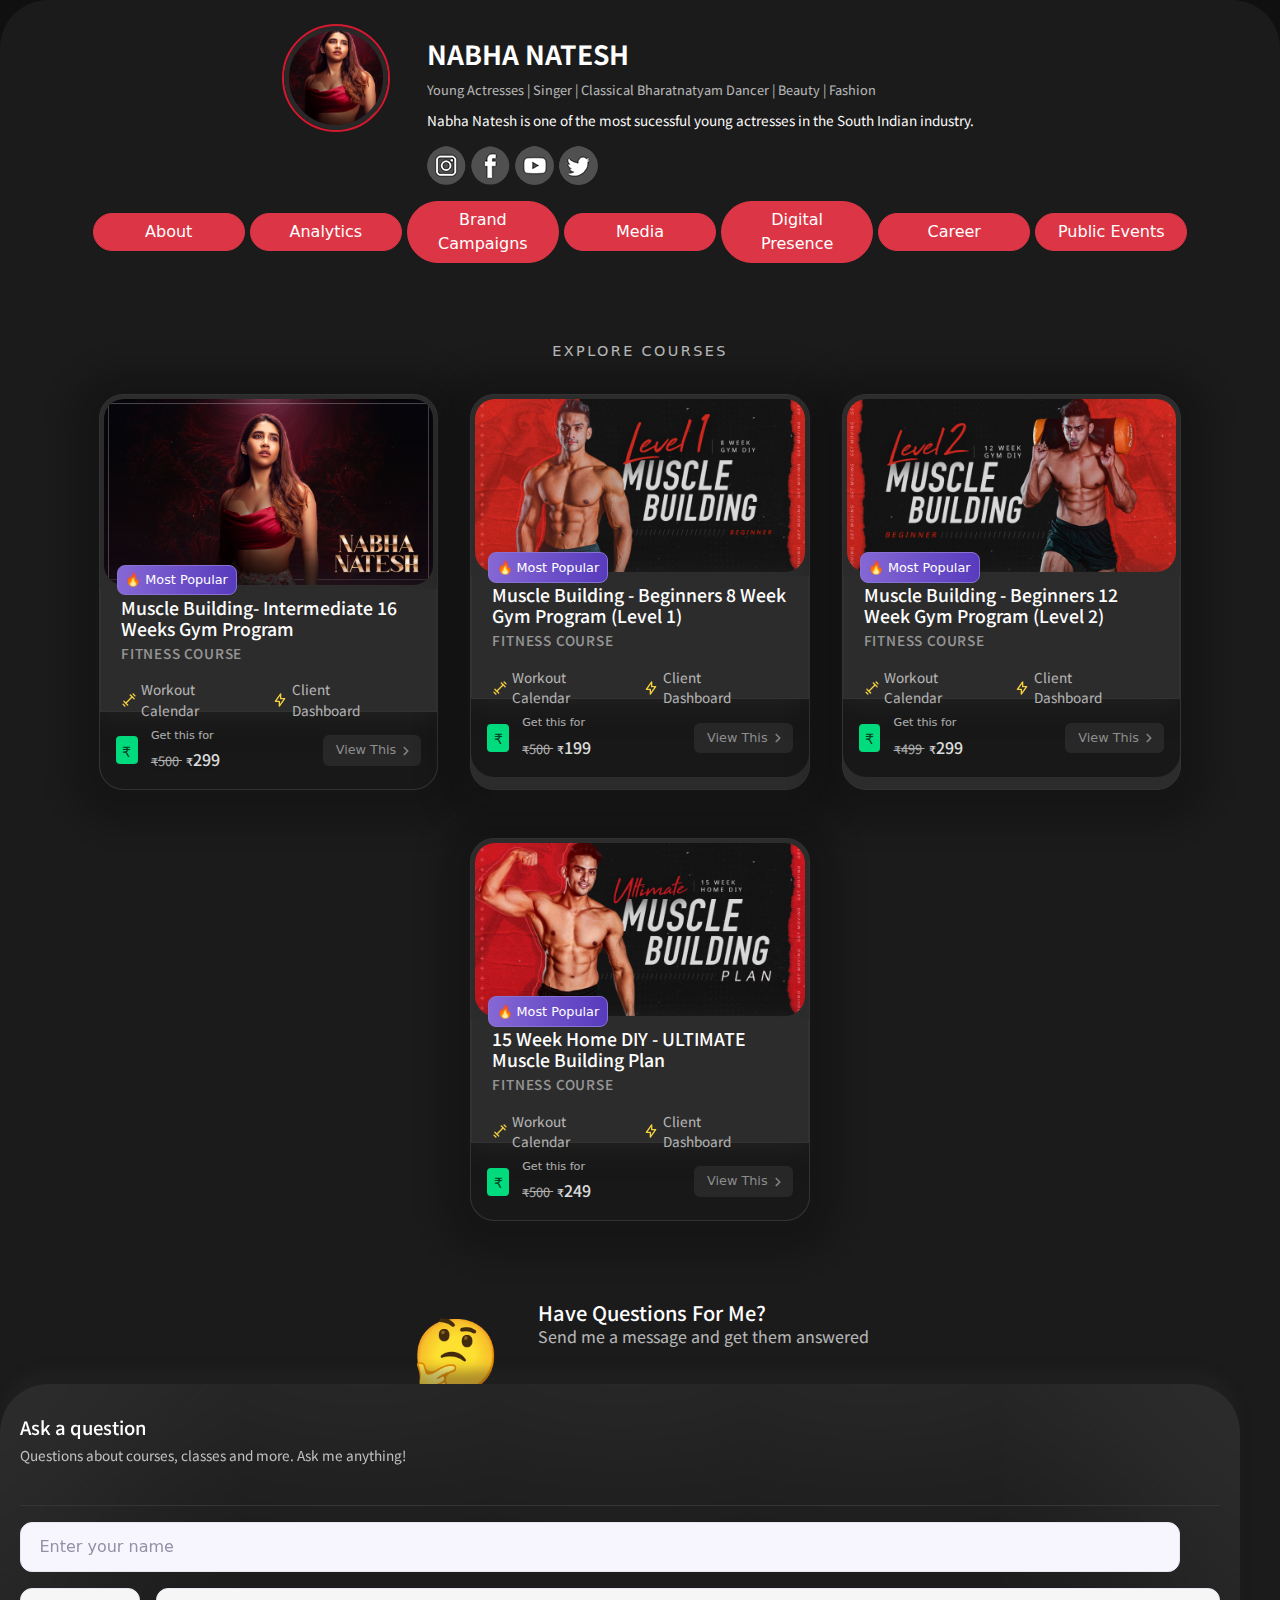
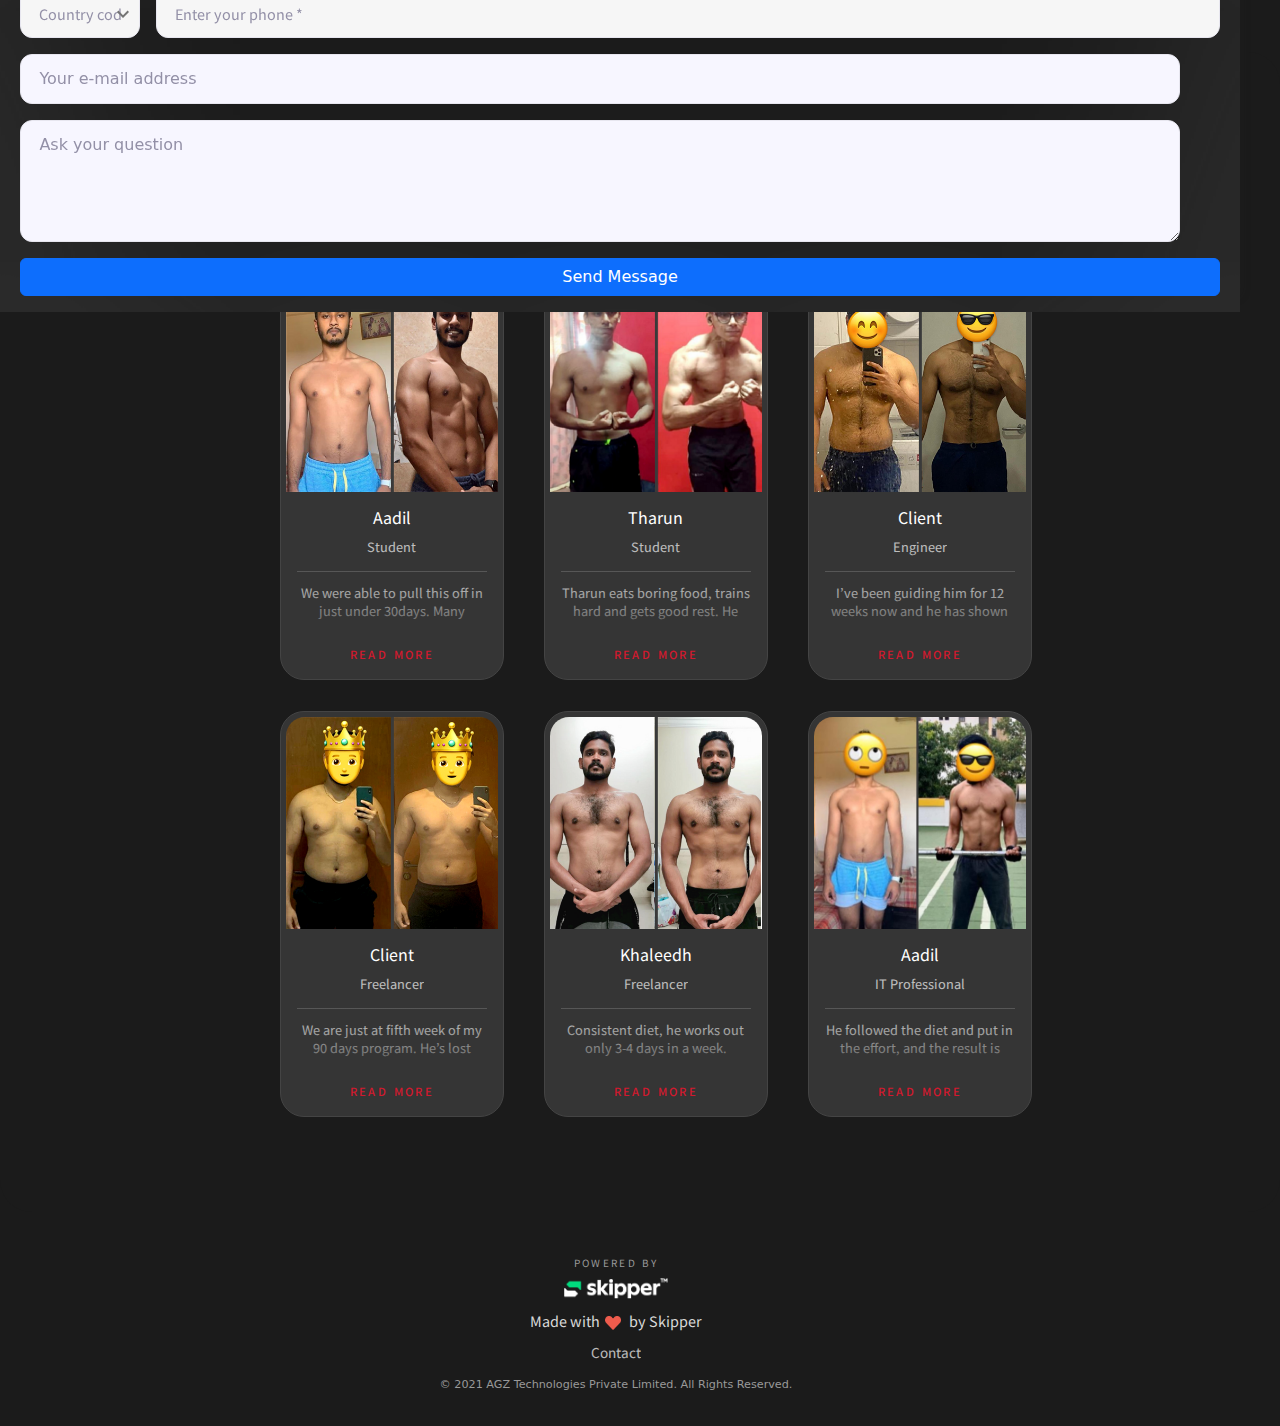
<file: index.html>
<!DOCTYPE html>
<html lang="">

<head>
    <meta http-equiv="content-type" content="text/html; charset=UTF-8">
    <meta charset="utf-8">
    <meta http-equiv="X-UA-Compatible" content="IE=edge">
    <meta name="viewport" content="width=device-width,initial-scale=1">
    <meta name="theme-color" content="#444">
    <link rel="icon" href="https://1morep.skpr.me/favicon.ico">
    <title>Nabha Natesh - Young Actresses | Singer | Classical Bharatnatyam Dancer | Beauty | Fashion</title>
    <meta charset="utf-8">
    <meta http-equiv="X-UA-Compatible" content="IE=edge">
    <meta name="viewport" content="width=device-width,initial-scale=1,maximum-scale=1,user-scalable=no">




    <script async="" src="index_files/hotjar-2348967.js"></script>
    <link href="index_files/app.b5eb5a68.css" rel="preload" as="style">
    <link href="index_files/chunk-vendors.280a532c.css" rel="preload" as="style">
    <link href="index_files/app.bf254997.js" rel="preload" as="script">
    <link href="index_files/chunk-vendors.f61f1453.js" rel="preload" as="script">
    <link href="index_files/chunk-vendors.280a532c.css" rel="stylesheet">
    <link href="index_files/app.b5eb5a68.css" rel="stylesheet">

   
   <link href="https://cdn.jsdelivr.net/npm/bootstrap@5.2.1/dist/css/bootstrap.min.css" rel="stylesheet">
<script src="https://cdn.jsdelivr.net/npm/bootstrap@5.2.1/dist/js/bootstrap.bundle.min.js"></script>
   
   
    <style type="text/css">
        .container[data-v-73f82df6] {
            position: relative;
        }

        ul[data-v-73f82df6] {
            box-sizing: border-box;
            overflow-y: scroll;
            list-style: none;
            border: 1px solid rgba(0, 0, 0, .2);
            border-radius: 10px;
            padding: 10px;
            margin: 0;
        }

        li[data-v-73f82df6] {
            display: inline-flex;
            align-items: center;
            justify-content: center;
            padding: 5px;
            margin: 5px;
            width: 20px;
            height: 20px;
            text-align: center;
            border: 1px solid rgba(0, 0, 0, .2);
            border-radius: 50px;
            transition: all .2s ease-in-out;
        }

        li.reset[data-v-73f82df6] {
            transition: none;
            color: red;
        }

        li.reset[data-v-73f82df6]:hover,
        li.reset.selected[data-v-73f82df6] {
            transform: none;
            background-color: red;
            color: white;
        }

        li[data-v-73f82df6]:hover {
            background-color: #5a5a5a;
            color: white;
            cursor: pointer;
            transform: scale(2);
            border: 1px solid transparent;
        }

        li.selected[data-v-73f82df6] {
            transform: scale(2);
            background-color: #1f8aff;
            color: white;
            border: none;
        }

        input[data-v-73f82df6] {
            display: block;
            width: calc(100% - 10px);
            border: 1px solid rgba(0, 0, 0, .2);
            padding: 5px;
            border-radius: 10px;
            margin: 5px 0;
            font-size: 1rem;
            line-height: 1.5;
            color: #495057;
            background-clip: padding-box;
            background-color: transparent;
            transition: border-color .15s ease-in-out, box-shadow .15s ease-in-out;
        }

        input[data-v-73f82df6]:focus {
            outline: none;
        }

        .search[data-v-73f82df6] {
            margin-bottom: 5px;
            position: relative;
        }

        .icon-preview[data-v-73f82df6] {
            cursor: pointer;
            border: 1px solid rgba(0, 0, 0, .2);
            padding: 10px;
            width: 40px;
            height: 40px;
            border-radius: 10px;
        }

        .btn[data-v-73f82df6] {
            color: white;
            width: 100%;
            vertical-align: middle;
            user-select: none;
            border: 1px solid transparent;
            padding: 5px;
            outline: none;
            box-shadow: 0 0 2px rgba(0, 0, 0, .3), 0 4px 8px rgba(0, 0, 0, .3);
            background-color: #bd2130;
            cursor: pointer;
        }

        .btn[data-v-73f82df6]:active {
            color: #fff;
            background-color: #900b18;
        }

        .unicon {
            display: inline-block;
        }

        .unicon svg {
            transition: 0.2s all;
        }

        .uim-primary {
            opacity: 1;
        }

        .uim-secondary {
            opacity: 0.7;
        }

        .uim-tertiary {
            opacity: 0.5;
        }

        .uim-quaternary {
            opacity: 0.25;
        }

        .uim-quinary {
            opacity: 0;
        }

        .profile-image-wrapper,
        ::after,
        ::before {
            box-sizing:unset;
        }
        
        .btn-danger{
            border-radius: 3em;
            width:152px;
            margin-bottom: 10px;
        }

    </style>

    
</head>

<body>
   <div class="">
   
   <noscript><strong>We're sorry but 🔥 Loading... doesn't work properly without JavaScript enabled. Please enable it to continue.</strong></noscript>
    <div class="app-wrapper" style="--h: 353; --s: 79%; --l: 46%; --brand-color: hsl(var(--h), var(--s),var(--l)); --brand-color-dark-10: hsl(var(--h), var(--s), calc(var(--l) - 10%)); --brand-color-dark-20: hsl(var(--h), var(--s), calc(var(--l) - 20%)); --brand-color-dark-35: hsl(var(--h), var(--s), calc(var(--l) - 35%)); --brand-color-dark-50: hsl(var(--h), var(--s), calc(var(--l) - 50%)); --brand-color-light-10: hsl(var(--h), var(--s), calc(var(--l) + 10%)); --brand-color-light-25: hsl(var(--h), var(--s), calc(var(--l) + 25%)); --brand-color-light-45: hsl(var(--h), var(--s), calc(var(--l) + 45%)); --brand-color-light-85: hsl(var(--h), var(--s), calc(var(--l) + 45%)); --brand-color-saturate-10: hsl(var(--h), calc(var(--s) + 10%), var(--l)); --brand-color-saturate-30: hsl(var(--h), calc(var(--s) + 30%), var(--l));">
        <div>
            <div data-v-17ca11ca="" class="cover-image-wrapper">
               <!-- <div data-v-17ca11ca="" class="client-login">
               <a data-v-17ca11ca="" href="https://app.skipperfit.com/client/login" target="_blank" class="btn btn-text btn-border btn-small">
                        <div data-v-17ca11ca="" class="unicon">
                               <svg xmlns="http://www.w3.org/2000/svg" width="24" height="24" viewBox="0 0 24 24" fill="inherit">
                                <path d="M15.71,12.71a6,6,0,1,0-7.42,0,10,10,0,0,0-6.22,8.18,1,1,0,0,0,2,.22,8,8,0,0,1,15.9,0,1,1,0,0,0,1,.89h.11a1,1,0,0,0,.88-1.1A10,10,0,0,0,15.71,12.71ZM12,12a4,4,0,1,1,4-4A4,4,0,0,1,12,12Z"></path>
                            </svg>
                            </div>
                            <span data-v-17ca11ca="">Client Login</span>
                    </a>
                    
                    </div>-->
                    <img data-v-17ca11ca="" src="index_files/03ef4dec-a614-4f90-bb9f-40dc53ce45a4.png" alt="Cover Image">
            </div>
            <div class="main-body">
                <div data-v-67ccb284="" class="header-wrapper cover-image-hero">
                    <div data-v-67ccb284="" class="hero-wrapper">
                        <div data-v-67ccb284="" class="profile-image-wrapper"><img data-v-67ccb284="" src="index_files/03ef4dec-a614-4f90-bb9f-40dc53ce45a4.png" alt="Nabha Natesh" class="profile-image"></div>
                        <div data-v-67ccb284="" class="coach-details-wrapper">
                            <h1 data-v-67ccb284="" class="hero-title"><span data-v-67ccb284="">Nabha Natesh</span></h1><span data-v-67ccb284="" class="workout-category">Young Actresses | Singer | Classical Bharatnatyam Dancer | Beauty | Fashion</span>
                            <p data-v-67ccb284="" class="hero-description">Nabha Natesh is one of the most sucessful young actresses in the South Indian industry.</p>
                            <div data-v-328c41af="" data-v-67ccb284="" class="social-list">
                               
                                <div data-v-328c41af="" class="social-item-wrapper">
                                    <img src="index_files/instagram.png" alt="">
                                </div>
                                <div data-v-328c41af="" class="social-item-wrapper">
                                    <img src="index_files/facebook.png" alt="">
                                </div>
                                <div data-v-328c41af="" class="social-item-wrapper">
                                    <img src="index_files/youtube.png" alt="">
                                </div>
                                <div data-v-328c41af="" class="social-item-wrapper">
                                    <img src="index_files/twitter.png" alt="">
                                </div>
                                
                            </div>
                        </div>
                    </div>
                    <div data-v-67ccb284="" class="profile-menu-list">
                    <a class="btn btn-danger" href="">About</a>
                    <a class="btn btn-danger" href="">Analytics</a>
                    <a class="btn btn-danger" href="">Brand Campaigns</a>
                    <a class="btn btn-danger" href="">Media</a>
                    <a class="btn btn-danger" href="">Digital Presence</a>
                    <a class="btn btn-danger" href="">Career</a>
                    <a class="btn btn-danger" href="">Public Events</a>
                    
                    <!--<a data-v-67ccb284="" href="https://1morep.skpr.me/" aria-current="page" class="profile-menu-item router-link-exact-active router-link-active"> Courses </a>
                    <a data-v-67ccb284="" href="https://1morep.skpr.me/about" class="profile-menu-item"> About </a>
                    <a data-v-67ccb284="" href="https://1morep.skpr.me/links" class="profile-menu-item"> Links </a></div>-->
                </div>
                <div class="modal-route show">
                    <div class="modal-content">
                        <div data-v-e6c2aa7c="" class="profile-content-wrapper">
                            <div data-v-9f79be5c="" data-v-e6c2aa7c="" class="offerings-list-wrapper"><label data-v-9f79be5c="" class="block-title">Explore Courses</label>
                                <div data-v-9f79be5c="" class="offerings-list">
                                    <div data-v-9f79be5c="" class="offering"><img data-v-9f79be5c="" src="index_files/nabha_slide1.jpg" alt="Cover Image" class="cover-image">
                                        <div data-v-9f79be5c="" class="offering-info">
                                            <div data-v-9f79be5c="" class="tag-popular"> 🔥 Most Popular </div>
                                            <h3 data-v-9f79be5c="" class="title">Muscle Building- Intermediate 16 Weeks Gym Program</h3>
                                            <div data-v-52362292="" data-v-9f79be5c="" class="offering-type-highlights"><span data-v-52362292="" class="title">Fitness Course</span>
                                                <div data-v-52362292="" class="offering-highlights">
                                                    <div data-v-52362292="" class="highlights-list diy-plan">
                                                        <div data-v-52362292="" class="highlight">
                                                            <div data-v-52362292="" class="unicon"><svg xmlns="http://www.w3.org/2000/svg" width="24" height="24" viewBox="0 0 24 24" fill="inherit">
                                                                    <path d="M17.48,6.55v0h0L14.64,3.71a1,1,0,0,0-1.42,0,1,1,0,0,0,0,1.41l2.12,2.12-8.1,8.1L5.12,13.22a1,1,0,0,0-1.41,0,1,1,0,0,0,0,1.42l2.81,2.81v0h0l2.81,2.81a1,1,0,0,0,.71.3,1,1,0,0,0,.71-1.71L8.66,16.76l8.1-8.1,2.12,2.12a1,1,0,1,0,1.41-1.42ZM3.71,17.46a1,1,0,0,0-1.42,1.42l2.83,2.83a1,1,0,0,0,.71.29,1,1,0,0,0,.71-.29,1,1,0,0,0,0-1.42Zm18-12.34L18.88,2.29a1,1,0,0,0-1.42,1.42l2.83,2.83a1,1,0,0,0,1.42,0A1,1,0,0,0,21.71,5.12Z"></path>
                                                                </svg></div><span data-v-52362292="">Workout Calendar</span>
                                                        </div>
                                                        <div data-v-52362292="" class="highlight">
                                                            <div data-v-52362292="" class="unicon"><svg xmlns="http://www.w3.org/2000/svg" width="24" height="24" viewBox="0 0 24 24" fill="inherit">
                                                                    <path d="M19.89,9.55A1,1,0,0,0,19,9H14V3a1,1,0,0,0-.69-1,1,1,0,0,0-1.12.36l-8,11a1,1,0,0,0-.08,1A1,1,0,0,0,5,15h5v6a1,1,0,0,0,.69.95A1.12,1.12,0,0,0,11,22a1,1,0,0,0,.81-.41l8-11A1,1,0,0,0,19.89,9.55ZM12,17.92V14a1,1,0,0,0-1-1H7l5-6.92V10a1,1,0,0,0,1,1h4Z"></path>
                                                                </svg></div><span data-v-52362292="">Client Dashboard</span>
                                                        </div>
                                                    </div>
                                                    <div data-v-52362292="" class="highlights-list diy-plan" style="display: none;">
                                                        <div data-v-52362292="" class="highlight">
                                                            <div data-v-52362292="" class="unicon"><svg xmlns="http://www.w3.org/2000/svg" width="24" height="24" viewBox="0 0 24 24" fill="inherit">
                                                                    <path d="M21.53,7.15a1,1,0,0,0-1,0L17,8.89A3,3,0,0,0,14,6H5A3,3,0,0,0,2,9v6a3,3,0,0,0,3,3h9a3,3,0,0,0,3-2.89l3.56,1.78A1,1,0,0,0,21,17a1,1,0,0,0,.53-.15A1,1,0,0,0,22,16V8A1,1,0,0,0,21.53,7.15ZM15,15a1,1,0,0,1-1,1H5a1,1,0,0,1-1-1V9A1,1,0,0,1,5,8h9a1,1,0,0,1,1,1Zm5-.62-3-1.5V11.12l3-1.5Z"></path>
                                                                </svg></div><span data-v-52362292="">Guided Videos</span>
                                                        </div>
                                                        <div data-v-52362292="" class="highlight">
                                                            <div data-v-52362292="" class="unicon"><svg xmlns="http://www.w3.org/2000/svg" width="24" height="24" viewBox="0 0 24 24" fill="inherit">
                                                                    <path d="M19.89,9.55A1,1,0,0,0,19,9H14V3a1,1,0,0,0-.69-1,1,1,0,0,0-1.12.36l-8,11a1,1,0,0,0-.08,1A1,1,0,0,0,5,15h5v6a1,1,0,0,0,.69.95A1.12,1.12,0,0,0,11,22a1,1,0,0,0,.81-.41l8-11A1,1,0,0,0,19.89,9.55ZM12,17.92V14a1,1,0,0,0-1-1H7l5-6.92V10a1,1,0,0,0,1,1h4Z"></path>
                                                                </svg></div><span data-v-52362292="">Client Dashboard</span>
                                                        </div>
                                                    </div>
                                                    <div data-v-52362292="" class="highlights-list diy-plan" style="display: none;">
                                                        <div data-v-52362292="" class="highlight">
                                                            <div data-v-52362292="" class="unicon"><svg xmlns="http://www.w3.org/2000/svg" width="24" height="24" viewBox="0 0 24 24" fill="inherit">
                                                                    <path d="M17.48,6.55v0h0L14.64,3.71a1,1,0,0,0-1.42,0,1,1,0,0,0,0,1.41l2.12,2.12-8.1,8.1L5.12,13.22a1,1,0,0,0-1.41,0,1,1,0,0,0,0,1.42l2.81,2.81v0h0l2.81,2.81a1,1,0,0,0,.71.3,1,1,0,0,0,.71-1.71L8.66,16.76l8.1-8.1,2.12,2.12a1,1,0,1,0,1.41-1.42ZM3.71,17.46a1,1,0,0,0-1.42,1.42l2.83,2.83a1,1,0,0,0,.71.29,1,1,0,0,0,.71-.29,1,1,0,0,0,0-1.42Zm18-12.34L18.88,2.29a1,1,0,0,0-1.42,1.42l2.83,2.83a1,1,0,0,0,1.42,0A1,1,0,0,0,21.71,5.12Z"></path>
                                                                </svg></div><span data-v-52362292="">Course Modules</span>
                                                        </div>
                                                        <div data-v-52362292="" class="highlight">
                                                            <div data-v-52362292="" class="unicon"><svg xmlns="http://www.w3.org/2000/svg" width="24" height="24" viewBox="0 0 24 24" fill="inherit">
                                                                    <path d="M19.89,9.55A1,1,0,0,0,19,9H14V3a1,1,0,0,0-.69-1,1,1,0,0,0-1.12.36l-8,11a1,1,0,0,0-.08,1A1,1,0,0,0,5,15h5v6a1,1,0,0,0,.69.95A1.12,1.12,0,0,0,11,22a1,1,0,0,0,.81-.41l8-11A1,1,0,0,0,19.89,9.55ZM12,17.92V14a1,1,0,0,0-1-1H7l5-6.92V10a1,1,0,0,0,1,1h4Z"></path>
                                                                </svg></div><span data-v-52362292="">Client Dashboard</span>
                                                        </div>
                                                    </div>
                                                    <div data-v-52362292="" class="highlights-list diy-plan" style="display: none;">
                                                        <div data-v-52362292="" class="highlight">
                                                            <div data-v-52362292="" class="unicon"><svg xmlns="http://www.w3.org/2000/svg" width="24" height="24" viewBox="0 0 24 24" fill="inherit">
                                                                    <path d="M21,14a1,1,0,0,0-1,1v4a1,1,0,0,1-1,1H5a1,1,0,0,1-1-1V15a1,1,0,0,0-2,0v4a3,3,0,0,0,3,3H19a3,3,0,0,0,3-3V15A1,1,0,0,0,21,14Zm-9.71,1.71a1,1,0,0,0,.33.21.94.94,0,0,0,.76,0,1,1,0,0,0,.33-.21l4-4a1,1,0,0,0-1.42-1.42L13,12.59V3a1,1,0,0,0-2,0v9.59l-2.29-2.3a1,1,0,1,0-1.42,1.42Z"></path>
                                                                </svg></div><span data-v-52362292="">Digital E-Book Downloads</span>
                                                        </div>
                                                    </div>
                                                </div>
                                            </div>
                                        </div>
                                        <div data-v-9f79be5c="" class="offering-details">
                                            <div data-v-81beda8a="" data-v-9f79be5c="" class="price-details"><span data-v-81beda8a="" class="price-icon">₹</span>
                                                <div data-v-81beda8a="" class="price-wrapper"><label data-v-81beda8a="">Get this for </label><span data-v-81beda8a="" class="slashed-price"><em data-v-81beda8a="">₹</em>500 </span><span data-v-81beda8a="" class="offering-price"> ₹<em data-v-81beda8a="">299</em></span>
                                                    <!---->
                                                </div>
                                            </div><button data-v-9f79be5c="" class="btn"> View This <div data-v-9f79be5c="" class="unicon"><svg xmlns="http://www.w3.org/2000/svg" width="24" height="24" viewBox="0 0 24 24" fill="inherit">
                                                        <path d="M14.83,11.29,10.59,7.05a1,1,0,0,0-1.42,0,1,1,0,0,0,0,1.41L12.71,12,9.17,15.54a1,1,0,0,0,0,1.41,1,1,0,0,0,.71.29,1,1,0,0,0,.71-.29l4.24-4.24A1,1,0,0,0,14.83,11.29Z"></path>
                                                    </svg></div></button>
                                        </div>
                                    </div>
                                    <div data-v-9f79be5c="" class="offering"><img data-v-9f79be5c="" src="index_files/1810c7df-ebcf-419d-80a0-3ee424a902ec.png" alt="Cover Image" class="cover-image">
                                        <div data-v-9f79be5c="" class="offering-info">
                                            <div data-v-9f79be5c="" class="tag-popular"> 🔥 Most Popular </div>
                                            <h3 data-v-9f79be5c="" class="title">Muscle Building - Beginners 8 Week Gym Program (Level 1)</h3>
                                            <div data-v-52362292="" data-v-9f79be5c="" class="offering-type-highlights"><span data-v-52362292="" class="title">Fitness Course</span>
                                                <div data-v-52362292="" class="offering-highlights">
                                                    <div data-v-52362292="" class="highlights-list diy-plan">
                                                        <div data-v-52362292="" class="highlight">
                                                            <div data-v-52362292="" class="unicon"><svg xmlns="http://www.w3.org/2000/svg" width="24" height="24" viewBox="0 0 24 24" fill="inherit">
                                                                    <path d="M17.48,6.55v0h0L14.64,3.71a1,1,0,0,0-1.42,0,1,1,0,0,0,0,1.41l2.12,2.12-8.1,8.1L5.12,13.22a1,1,0,0,0-1.41,0,1,1,0,0,0,0,1.42l2.81,2.81v0h0l2.81,2.81a1,1,0,0,0,.71.3,1,1,0,0,0,.71-1.71L8.66,16.76l8.1-8.1,2.12,2.12a1,1,0,1,0,1.41-1.42ZM3.71,17.46a1,1,0,0,0-1.42,1.42l2.83,2.83a1,1,0,0,0,.71.29,1,1,0,0,0,.71-.29,1,1,0,0,0,0-1.42Zm18-12.34L18.88,2.29a1,1,0,0,0-1.42,1.42l2.83,2.83a1,1,0,0,0,1.42,0A1,1,0,0,0,21.71,5.12Z"></path>
                                                                </svg></div><span data-v-52362292="">Workout Calendar</span>
                                                        </div>
                                                        <div data-v-52362292="" class="highlight">
                                                            <div data-v-52362292="" class="unicon"><svg xmlns="http://www.w3.org/2000/svg" width="24" height="24" viewBox="0 0 24 24" fill="inherit">
                                                                    <path d="M19.89,9.55A1,1,0,0,0,19,9H14V3a1,1,0,0,0-.69-1,1,1,0,0,0-1.12.36l-8,11a1,1,0,0,0-.08,1A1,1,0,0,0,5,15h5v6a1,1,0,0,0,.69.95A1.12,1.12,0,0,0,11,22a1,1,0,0,0,.81-.41l8-11A1,1,0,0,0,19.89,9.55ZM12,17.92V14a1,1,0,0,0-1-1H7l5-6.92V10a1,1,0,0,0,1,1h4Z"></path>
                                                                </svg></div><span data-v-52362292="">Client Dashboard</span>
                                                        </div>
                                                    </div>
                                                    <div data-v-52362292="" class="highlights-list diy-plan" style="display: none;">
                                                        <div data-v-52362292="" class="highlight">
                                                            <div data-v-52362292="" class="unicon"><svg xmlns="http://www.w3.org/2000/svg" width="24" height="24" viewBox="0 0 24 24" fill="inherit">
                                                                    <path d="M21.53,7.15a1,1,0,0,0-1,0L17,8.89A3,3,0,0,0,14,6H5A3,3,0,0,0,2,9v6a3,3,0,0,0,3,3h9a3,3,0,0,0,3-2.89l3.56,1.78A1,1,0,0,0,21,17a1,1,0,0,0,.53-.15A1,1,0,0,0,22,16V8A1,1,0,0,0,21.53,7.15ZM15,15a1,1,0,0,1-1,1H5a1,1,0,0,1-1-1V9A1,1,0,0,1,5,8h9a1,1,0,0,1,1,1Zm5-.62-3-1.5V11.12l3-1.5Z"></path>
                                                                </svg></div><span data-v-52362292="">Guided Videos</span>
                                                        </div>
                                                        <div data-v-52362292="" class="highlight">
                                                            <div data-v-52362292="" class="unicon"><svg xmlns="http://www.w3.org/2000/svg" width="24" height="24" viewBox="0 0 24 24" fill="inherit">
                                                                    <path d="M19.89,9.55A1,1,0,0,0,19,9H14V3a1,1,0,0,0-.69-1,1,1,0,0,0-1.12.36l-8,11a1,1,0,0,0-.08,1A1,1,0,0,0,5,15h5v6a1,1,0,0,0,.69.95A1.12,1.12,0,0,0,11,22a1,1,0,0,0,.81-.41l8-11A1,1,0,0,0,19.89,9.55ZM12,17.92V14a1,1,0,0,0-1-1H7l5-6.92V10a1,1,0,0,0,1,1h4Z"></path>
                                                                </svg></div><span data-v-52362292="">Client Dashboard</span>
                                                        </div>
                                                    </div>
                                                    <div data-v-52362292="" class="highlights-list diy-plan" style="display: none;">
                                                        <div data-v-52362292="" class="highlight">
                                                            <div data-v-52362292="" class="unicon"><svg xmlns="http://www.w3.org/2000/svg" width="24" height="24" viewBox="0 0 24 24" fill="inherit">
                                                                    <path d="M17.48,6.55v0h0L14.64,3.71a1,1,0,0,0-1.42,0,1,1,0,0,0,0,1.41l2.12,2.12-8.1,8.1L5.12,13.22a1,1,0,0,0-1.41,0,1,1,0,0,0,0,1.42l2.81,2.81v0h0l2.81,2.81a1,1,0,0,0,.71.3,1,1,0,0,0,.71-1.71L8.66,16.76l8.1-8.1,2.12,2.12a1,1,0,1,0,1.41-1.42ZM3.71,17.46a1,1,0,0,0-1.42,1.42l2.83,2.83a1,1,0,0,0,.71.29,1,1,0,0,0,.71-.29,1,1,0,0,0,0-1.42Zm18-12.34L18.88,2.29a1,1,0,0,0-1.42,1.42l2.83,2.83a1,1,0,0,0,1.42,0A1,1,0,0,0,21.71,5.12Z"></path>
                                                                </svg></div><span data-v-52362292="">Course Modules</span>
                                                        </div>
                                                        <div data-v-52362292="" class="highlight">
                                                            <div data-v-52362292="" class="unicon"><svg xmlns="http://www.w3.org/2000/svg" width="24" height="24" viewBox="0 0 24 24" fill="inherit">
                                                                    <path d="M19.89,9.55A1,1,0,0,0,19,9H14V3a1,1,0,0,0-.69-1,1,1,0,0,0-1.12.36l-8,11a1,1,0,0,0-.08,1A1,1,0,0,0,5,15h5v6a1,1,0,0,0,.69.95A1.12,1.12,0,0,0,11,22a1,1,0,0,0,.81-.41l8-11A1,1,0,0,0,19.89,9.55ZM12,17.92V14a1,1,0,0,0-1-1H7l5-6.92V10a1,1,0,0,0,1,1h4Z"></path>
                                                                </svg></div><span data-v-52362292="">Client Dashboard</span>
                                                        </div>
                                                    </div>
                                                    <div data-v-52362292="" class="highlights-list diy-plan" style="display: none;">
                                                        <div data-v-52362292="" class="highlight">
                                                            <div data-v-52362292="" class="unicon"><svg xmlns="http://www.w3.org/2000/svg" width="24" height="24" viewBox="0 0 24 24" fill="inherit">
                                                                    <path d="M21,14a1,1,0,0,0-1,1v4a1,1,0,0,1-1,1H5a1,1,0,0,1-1-1V15a1,1,0,0,0-2,0v4a3,3,0,0,0,3,3H19a3,3,0,0,0,3-3V15A1,1,0,0,0,21,14Zm-9.71,1.71a1,1,0,0,0,.33.21.94.94,0,0,0,.76,0,1,1,0,0,0,.33-.21l4-4a1,1,0,0,0-1.42-1.42L13,12.59V3a1,1,0,0,0-2,0v9.59l-2.29-2.3a1,1,0,1,0-1.42,1.42Z"></path>
                                                                </svg></div><span data-v-52362292="">Digital E-Book Downloads</span>
                                                        </div>
                                                    </div>
                                                </div>
                                            </div>
                                        </div>
                                        <div data-v-9f79be5c="" class="offering-details">
                                            <div data-v-81beda8a="" data-v-9f79be5c="" class="price-details"><span data-v-81beda8a="" class="price-icon">₹</span>
                                                <div data-v-81beda8a="" class="price-wrapper"><label data-v-81beda8a="">Get this for </label><span data-v-81beda8a="" class="slashed-price"><em data-v-81beda8a="">₹</em>500 </span><span data-v-81beda8a="" class="offering-price"> ₹<em data-v-81beda8a="">199</em></span>
                                                    <!---->
                                                </div>
                                            </div><button data-v-9f79be5c="" class="btn"> View This <div data-v-9f79be5c="" class="unicon"><svg xmlns="http://www.w3.org/2000/svg" width="24" height="24" viewBox="0 0 24 24" fill="inherit">
                                                        <path d="M14.83,11.29,10.59,7.05a1,1,0,0,0-1.42,0,1,1,0,0,0,0,1.41L12.71,12,9.17,15.54a1,1,0,0,0,0,1.41,1,1,0,0,0,.71.29,1,1,0,0,0,.71-.29l4.24-4.24A1,1,0,0,0,14.83,11.29Z"></path>
                                                    </svg></div></button>
                                        </div>
                                    </div>
                                    <div data-v-9f79be5c="" class="offering"><img data-v-9f79be5c="" src="index_files/5639254a-de02-46a5-ad19-937f126b2992.png" alt="Cover Image" class="cover-image">
                                        <div data-v-9f79be5c="" class="offering-info">
                                            <div data-v-9f79be5c="" class="tag-popular"> 🔥 Most Popular </div>
                                            <h3 data-v-9f79be5c="" class="title">Muscle Building - Beginners 12 Week Gym Program (Level 2)</h3>
                                            <div data-v-52362292="" data-v-9f79be5c="" class="offering-type-highlights"><span data-v-52362292="" class="title">Fitness Course</span>
                                                <div data-v-52362292="" class="offering-highlights">
                                                    <div data-v-52362292="" class="highlights-list diy-plan">
                                                        <div data-v-52362292="" class="highlight">
                                                            <div data-v-52362292="" class="unicon"><svg xmlns="http://www.w3.org/2000/svg" width="24" height="24" viewBox="0 0 24 24" fill="inherit">
                                                                    <path d="M17.48,6.55v0h0L14.64,3.71a1,1,0,0,0-1.42,0,1,1,0,0,0,0,1.41l2.12,2.12-8.1,8.1L5.12,13.22a1,1,0,0,0-1.41,0,1,1,0,0,0,0,1.42l2.81,2.81v0h0l2.81,2.81a1,1,0,0,0,.71.3,1,1,0,0,0,.71-1.71L8.66,16.76l8.1-8.1,2.12,2.12a1,1,0,1,0,1.41-1.42ZM3.71,17.46a1,1,0,0,0-1.42,1.42l2.83,2.83a1,1,0,0,0,.71.29,1,1,0,0,0,.71-.29,1,1,0,0,0,0-1.42Zm18-12.34L18.88,2.29a1,1,0,0,0-1.42,1.42l2.83,2.83a1,1,0,0,0,1.42,0A1,1,0,0,0,21.71,5.12Z"></path>
                                                                </svg></div><span data-v-52362292="">Workout Calendar</span>
                                                        </div>
                                                        <div data-v-52362292="" class="highlight">
                                                            <div data-v-52362292="" class="unicon"><svg xmlns="http://www.w3.org/2000/svg" width="24" height="24" viewBox="0 0 24 24" fill="inherit">
                                                                    <path d="M19.89,9.55A1,1,0,0,0,19,9H14V3a1,1,0,0,0-.69-1,1,1,0,0,0-1.12.36l-8,11a1,1,0,0,0-.08,1A1,1,0,0,0,5,15h5v6a1,1,0,0,0,.69.95A1.12,1.12,0,0,0,11,22a1,1,0,0,0,.81-.41l8-11A1,1,0,0,0,19.89,9.55ZM12,17.92V14a1,1,0,0,0-1-1H7l5-6.92V10a1,1,0,0,0,1,1h4Z"></path>
                                                                </svg></div><span data-v-52362292="">Client Dashboard</span>
                                                        </div>
                                                    </div>
                                                    <div data-v-52362292="" class="highlights-list diy-plan" style="display: none;">
                                                        <div data-v-52362292="" class="highlight">
                                                            <div data-v-52362292="" class="unicon"><svg xmlns="http://www.w3.org/2000/svg" width="24" height="24" viewBox="0 0 24 24" fill="inherit">
                                                                    <path d="M21.53,7.15a1,1,0,0,0-1,0L17,8.89A3,3,0,0,0,14,6H5A3,3,0,0,0,2,9v6a3,3,0,0,0,3,3h9a3,3,0,0,0,3-2.89l3.56,1.78A1,1,0,0,0,21,17a1,1,0,0,0,.53-.15A1,1,0,0,0,22,16V8A1,1,0,0,0,21.53,7.15ZM15,15a1,1,0,0,1-1,1H5a1,1,0,0,1-1-1V9A1,1,0,0,1,5,8h9a1,1,0,0,1,1,1Zm5-.62-3-1.5V11.12l3-1.5Z"></path>
                                                                </svg></div><span data-v-52362292="">Guided Videos</span>
                                                        </div>
                                                        <div data-v-52362292="" class="highlight">
                                                            <div data-v-52362292="" class="unicon"><svg xmlns="http://www.w3.org/2000/svg" width="24" height="24" viewBox="0 0 24 24" fill="inherit">
                                                                    <path d="M19.89,9.55A1,1,0,0,0,19,9H14V3a1,1,0,0,0-.69-1,1,1,0,0,0-1.12.36l-8,11a1,1,0,0,0-.08,1A1,1,0,0,0,5,15h5v6a1,1,0,0,0,.69.95A1.12,1.12,0,0,0,11,22a1,1,0,0,0,.81-.41l8-11A1,1,0,0,0,19.89,9.55ZM12,17.92V14a1,1,0,0,0-1-1H7l5-6.92V10a1,1,0,0,0,1,1h4Z"></path>
                                                                </svg></div><span data-v-52362292="">Client Dashboard</span>
                                                        </div>
                                                    </div>
                                                    <div data-v-52362292="" class="highlights-list diy-plan" style="display: none;">
                                                        <div data-v-52362292="" class="highlight">
                                                            <div data-v-52362292="" class="unicon"><svg xmlns="http://www.w3.org/2000/svg" width="24" height="24" viewBox="0 0 24 24" fill="inherit">
                                                                    <path d="M17.48,6.55v0h0L14.64,3.71a1,1,0,0,0-1.42,0,1,1,0,0,0,0,1.41l2.12,2.12-8.1,8.1L5.12,13.22a1,1,0,0,0-1.41,0,1,1,0,0,0,0,1.42l2.81,2.81v0h0l2.81,2.81a1,1,0,0,0,.71.3,1,1,0,0,0,.71-1.71L8.66,16.76l8.1-8.1,2.12,2.12a1,1,0,1,0,1.41-1.42ZM3.71,17.46a1,1,0,0,0-1.42,1.42l2.83,2.83a1,1,0,0,0,.71.29,1,1,0,0,0,.71-.29,1,1,0,0,0,0-1.42Zm18-12.34L18.88,2.29a1,1,0,0,0-1.42,1.42l2.83,2.83a1,1,0,0,0,1.42,0A1,1,0,0,0,21.71,5.12Z"></path>
                                                                </svg></div><span data-v-52362292="">Course Modules</span>
                                                        </div>
                                                        <div data-v-52362292="" class="highlight">
                                                            <div data-v-52362292="" class="unicon"><svg xmlns="http://www.w3.org/2000/svg" width="24" height="24" viewBox="0 0 24 24" fill="inherit">
                                                                    <path d="M19.89,9.55A1,1,0,0,0,19,9H14V3a1,1,0,0,0-.69-1,1,1,0,0,0-1.12.36l-8,11a1,1,0,0,0-.08,1A1,1,0,0,0,5,15h5v6a1,1,0,0,0,.69.95A1.12,1.12,0,0,0,11,22a1,1,0,0,0,.81-.41l8-11A1,1,0,0,0,19.89,9.55ZM12,17.92V14a1,1,0,0,0-1-1H7l5-6.92V10a1,1,0,0,0,1,1h4Z"></path>
                                                                </svg></div><span data-v-52362292="">Client Dashboard</span>
                                                        </div>
                                                    </div>
                                                    <div data-v-52362292="" class="highlights-list diy-plan" style="display: none;">
                                                        <div data-v-52362292="" class="highlight">
                                                            <div data-v-52362292="" class="unicon"><svg xmlns="http://www.w3.org/2000/svg" width="24" height="24" viewBox="0 0 24 24" fill="inherit">
                                                                    <path d="M21,14a1,1,0,0,0-1,1v4a1,1,0,0,1-1,1H5a1,1,0,0,1-1-1V15a1,1,0,0,0-2,0v4a3,3,0,0,0,3,3H19a3,3,0,0,0,3-3V15A1,1,0,0,0,21,14Zm-9.71,1.71a1,1,0,0,0,.33.21.94.94,0,0,0,.76,0,1,1,0,0,0,.33-.21l4-4a1,1,0,0,0-1.42-1.42L13,12.59V3a1,1,0,0,0-2,0v9.59l-2.29-2.3a1,1,0,1,0-1.42,1.42Z"></path>
                                                                </svg></div><span data-v-52362292="">Digital E-Book Downloads</span>
                                                        </div>
                                                    </div>
                                                </div>
                                            </div>
                                        </div>
                                        <div data-v-9f79be5c="" class="offering-details">
                                            <div data-v-81beda8a="" data-v-9f79be5c="" class="price-details"><span data-v-81beda8a="" class="price-icon">₹</span>
                                                <div data-v-81beda8a="" class="price-wrapper"><label data-v-81beda8a="">Get this for </label><span data-v-81beda8a="" class="slashed-price"><em data-v-81beda8a="">₹</em>499 </span><span data-v-81beda8a="" class="offering-price"> ₹<em data-v-81beda8a="">299</em></span>
                                                    <!---->
                                                </div>
                                            </div><button data-v-9f79be5c="" class="btn"> View This <div data-v-9f79be5c="" class="unicon"><svg xmlns="http://www.w3.org/2000/svg" width="24" height="24" viewBox="0 0 24 24" fill="inherit">
                                                        <path d="M14.83,11.29,10.59,7.05a1,1,0,0,0-1.42,0,1,1,0,0,0,0,1.41L12.71,12,9.17,15.54a1,1,0,0,0,0,1.41,1,1,0,0,0,.71.29,1,1,0,0,0,.71-.29l4.24-4.24A1,1,0,0,0,14.83,11.29Z"></path>
                                                    </svg></div></button>
                                        </div>
                                    </div>
                                    <div data-v-9f79be5c="" class="offering"><img data-v-9f79be5c="" src="index_files/6cfbc571-143f-4885-bc2e-6d9cb5455065.png" alt="Cover Image" class="cover-image">
                                        <div data-v-9f79be5c="" class="offering-info">
                                            <div data-v-9f79be5c="" class="tag-popular"> 🔥 Most Popular </div>
                                            <h3 data-v-9f79be5c="" class="title">15 Week Home DIY - ULTIMATE Muscle Building Plan</h3>
                                            <div data-v-52362292="" data-v-9f79be5c="" class="offering-type-highlights"><span data-v-52362292="" class="title">Fitness Course</span>
                                                <div data-v-52362292="" class="offering-highlights">
                                                    <div data-v-52362292="" class="highlights-list diy-plan">
                                                        <div data-v-52362292="" class="highlight">
                                                            <div data-v-52362292="" class="unicon"><svg xmlns="http://www.w3.org/2000/svg" width="24" height="24" viewBox="0 0 24 24" fill="inherit">
                                                                    <path d="M17.48,6.55v0h0L14.64,3.71a1,1,0,0,0-1.42,0,1,1,0,0,0,0,1.41l2.12,2.12-8.1,8.1L5.12,13.22a1,1,0,0,0-1.41,0,1,1,0,0,0,0,1.42l2.81,2.81v0h0l2.81,2.81a1,1,0,0,0,.71.3,1,1,0,0,0,.71-1.71L8.66,16.76l8.1-8.1,2.12,2.12a1,1,0,1,0,1.41-1.42ZM3.71,17.46a1,1,0,0,0-1.42,1.42l2.83,2.83a1,1,0,0,0,.71.29,1,1,0,0,0,.71-.29,1,1,0,0,0,0-1.42Zm18-12.34L18.88,2.29a1,1,0,0,0-1.42,1.42l2.83,2.83a1,1,0,0,0,1.42,0A1,1,0,0,0,21.71,5.12Z"></path>
                                                                </svg></div><span data-v-52362292="">Workout Calendar</span>
                                                        </div>
                                                        <div data-v-52362292="" class="highlight">
                                                            <div data-v-52362292="" class="unicon"><svg xmlns="http://www.w3.org/2000/svg" width="24" height="24" viewBox="0 0 24 24" fill="inherit">
                                                                    <path d="M19.89,9.55A1,1,0,0,0,19,9H14V3a1,1,0,0,0-.69-1,1,1,0,0,0-1.12.36l-8,11a1,1,0,0,0-.08,1A1,1,0,0,0,5,15h5v6a1,1,0,0,0,.69.95A1.12,1.12,0,0,0,11,22a1,1,0,0,0,.81-.41l8-11A1,1,0,0,0,19.89,9.55ZM12,17.92V14a1,1,0,0,0-1-1H7l5-6.92V10a1,1,0,0,0,1,1h4Z"></path>
                                                                </svg></div><span data-v-52362292="">Client Dashboard</span>
                                                        </div>
                                                    </div>
                                                    <div data-v-52362292="" class="highlights-list diy-plan" style="display: none;">
                                                        <div data-v-52362292="" class="highlight">
                                                            <div data-v-52362292="" class="unicon"><svg xmlns="http://www.w3.org/2000/svg" width="24" height="24" viewBox="0 0 24 24" fill="inherit">
                                                                    <path d="M21.53,7.15a1,1,0,0,0-1,0L17,8.89A3,3,0,0,0,14,6H5A3,3,0,0,0,2,9v6a3,3,0,0,0,3,3h9a3,3,0,0,0,3-2.89l3.56,1.78A1,1,0,0,0,21,17a1,1,0,0,0,.53-.15A1,1,0,0,0,22,16V8A1,1,0,0,0,21.53,7.15ZM15,15a1,1,0,0,1-1,1H5a1,1,0,0,1-1-1V9A1,1,0,0,1,5,8h9a1,1,0,0,1,1,1Zm5-.62-3-1.5V11.12l3-1.5Z"></path>
                                                                </svg></div><span data-v-52362292="">Guided Videos</span>
                                                        </div>
                                                        <div data-v-52362292="" class="highlight">
                                                            <div data-v-52362292="" class="unicon"><svg xmlns="http://www.w3.org/2000/svg" width="24" height="24" viewBox="0 0 24 24" fill="inherit">
                                                                    <path d="M19.89,9.55A1,1,0,0,0,19,9H14V3a1,1,0,0,0-.69-1,1,1,0,0,0-1.12.36l-8,11a1,1,0,0,0-.08,1A1,1,0,0,0,5,15h5v6a1,1,0,0,0,.69.95A1.12,1.12,0,0,0,11,22a1,1,0,0,0,.81-.41l8-11A1,1,0,0,0,19.89,9.55ZM12,17.92V14a1,1,0,0,0-1-1H7l5-6.92V10a1,1,0,0,0,1,1h4Z"></path>
                                                                </svg></div><span data-v-52362292="">Client Dashboard</span>
                                                        </div>
                                                    </div>
                                                    <div data-v-52362292="" class="highlights-list diy-plan" style="display: none;">
                                                        <div data-v-52362292="" class="highlight">
                                                            <div data-v-52362292="" class="unicon"><svg xmlns="http://www.w3.org/2000/svg" width="24" height="24" viewBox="0 0 24 24" fill="inherit">
                                                                    <path d="M17.48,6.55v0h0L14.64,3.71a1,1,0,0,0-1.42,0,1,1,0,0,0,0,1.41l2.12,2.12-8.1,8.1L5.12,13.22a1,1,0,0,0-1.41,0,1,1,0,0,0,0,1.42l2.81,2.81v0h0l2.81,2.81a1,1,0,0,0,.71.3,1,1,0,0,0,.71-1.71L8.66,16.76l8.1-8.1,2.12,2.12a1,1,0,1,0,1.41-1.42ZM3.71,17.46a1,1,0,0,0-1.42,1.42l2.83,2.83a1,1,0,0,0,.71.29,1,1,0,0,0,.71-.29,1,1,0,0,0,0-1.42Zm18-12.34L18.88,2.29a1,1,0,0,0-1.42,1.42l2.83,2.83a1,1,0,0,0,1.42,0A1,1,0,0,0,21.71,5.12Z"></path>
                                                                </svg></div><span data-v-52362292="">Course Modules</span>
                                                        </div>
                                                        <div data-v-52362292="" class="highlight">
                                                            <div data-v-52362292="" class="unicon"><svg xmlns="http://www.w3.org/2000/svg" width="24" height="24" viewBox="0 0 24 24" fill="inherit">
                                                                    <path d="M19.89,9.55A1,1,0,0,0,19,9H14V3a1,1,0,0,0-.69-1,1,1,0,0,0-1.12.36l-8,11a1,1,0,0,0-.08,1A1,1,0,0,0,5,15h5v6a1,1,0,0,0,.69.95A1.12,1.12,0,0,0,11,22a1,1,0,0,0,.81-.41l8-11A1,1,0,0,0,19.89,9.55ZM12,17.92V14a1,1,0,0,0-1-1H7l5-6.92V10a1,1,0,0,0,1,1h4Z"></path>
                                                                </svg></div><span data-v-52362292="">Client Dashboard</span>
                                                        </div>
                                                    </div>
                                                    <div data-v-52362292="" class="highlights-list diy-plan" style="display: none;">
                                                        <div data-v-52362292="" class="highlight">
                                                            <div data-v-52362292="" class="unicon"><svg xmlns="http://www.w3.org/2000/svg" width="24" height="24" viewBox="0 0 24 24" fill="inherit">
                                                                    <path d="M21,14a1,1,0,0,0-1,1v4a1,1,0,0,1-1,1H5a1,1,0,0,1-1-1V15a1,1,0,0,0-2,0v4a3,3,0,0,0,3,3H19a3,3,0,0,0,3-3V15A1,1,0,0,0,21,14Zm-9.71,1.71a1,1,0,0,0,.33.21.94.94,0,0,0,.76,0,1,1,0,0,0,.33-.21l4-4a1,1,0,0,0-1.42-1.42L13,12.59V3a1,1,0,0,0-2,0v9.59l-2.29-2.3a1,1,0,1,0-1.42,1.42Z"></path>
                                                                </svg></div><span data-v-52362292="">Digital E-Book Downloads</span>
                                                        </div>
                                                    </div>
                                                </div>
                                            </div>
                                        </div>
                                        <div data-v-9f79be5c="" class="offering-details">
                                            <div data-v-81beda8a="" data-v-9f79be5c="" class="price-details"><span data-v-81beda8a="" class="price-icon">₹</span>
                                                <div data-v-81beda8a="" class="price-wrapper"><label data-v-81beda8a="">Get this for </label><span data-v-81beda8a="" class="slashed-price"><em data-v-81beda8a="">₹</em>500 </span><span data-v-81beda8a="" class="offering-price"> ₹<em data-v-81beda8a="">249</em></span>
                                                    <!---->
                                                </div>
                                            </div><button data-v-9f79be5c="" class="btn"> View This <div data-v-9f79be5c="" class="unicon"><svg xmlns="http://www.w3.org/2000/svg" width="24" height="24" viewBox="0 0 24 24" fill="inherit">
                                                        <path d="M14.83,11.29,10.59,7.05a1,1,0,0,0-1.42,0,1,1,0,0,0,0,1.41L12.71,12,9.17,15.54a1,1,0,0,0,0,1.41,1,1,0,0,0,.71.29,1,1,0,0,0,.71-.29l4.24-4.24A1,1,0,0,0,14.83,11.29Z"></path>
                                                    </svg></div></button>
                                        </div>
                                    </div>
                                </div>
                            </div>
                            <!---->
                            <div data-v-1e03911e="" data-v-e6c2aa7c="" class="scroll-end-wrapper"><em data-v-1e03911e="" class="scroll-end-emoji">🤔</em>
                                <div data-v-1e03911e="" class="coach-message-wrapper">
                                    <h3 data-v-1e03911e="">Have Questions For Me?</h3>
                                    <p data-v-1e03911e="">Send me a message and get them answered</p><button data-v-1e03911e="" type="button" class="btn btn-primary"> Send A Message </button>
                                </div>
                            </div>
                            <div data-v-1f1671c4="" data-v-e6c2aa7c="" class="specialities-wrapper"><label data-v-1f1671c4="" class="label-small">Areas Of Expertise</label>
                                <div data-v-1f1671c4="" class="specialities-list">
                                    <div data-v-1f1671c4="" class="speciality-item">
                                        <div data-v-1f1671c4="" class="speciality-img-wrapper"><svg data-v-1f1671c4="" data-src="/assets/images/muscle-building.svg" class="speciality-img" version="1.0" xmlns="http://www.w3.org/2000/svg" width="1500.000000pt" height="1500.000000pt" viewBox="0 0 1500.000000 1500.000000" preserveAspectRatio="xMidYMid meet" data-id="svg-loader_3">
                                                <metadata>
                                                    Created by potrace 1.16, written by Peter Selinger 2001-2019
                                                </metadata>
                                                <g transform="translate(0.000000,1500.000000) scale(0.100000,-0.100000)" fill="#000000" stroke="none">
                                                    <path d="M6008 13307 c-123 -46 -422 -420 -617 -772 -120 -216 -194 -418 -234
-640 -19 -106 -21 -157 -22 -435 0 -293 2 -323 23 -425 75 -348 238 -685 476
-980 163 -202 341 -378 395 -392 63 -16 369 11 1116 98 l440 51 202 129 c353
225 474 295 498 286 6 -3 19 -34 28 -69 49 -192 579 -1805 727 -2208 91 -250
259 -678 434 -1110 103 -252 126 -320 112 -320 -6 0 -240 98 -381 160 -170 74
-319 126 -437 152 -97 21 -125 23 -483 23 -379 -1 -380 -1 -475 -27 -104 -28
-234 -82 -497 -207 -95 -44 -179 -81 -187 -81 -19 0 -58 50 -185 231 -154 221
-260 349 -425 514 -363 361 -789 618 -1203 726 -194 50 -351 69 -618 76 -344
8 -651 -9 -835 -47 -419 -85 -1023 -309 -1390 -515 -155 -87 -146 -66 -159
-355 -30 -641 -50 -2581 -33 -3269 l10 -413 29 -46 c76 -123 426 -366 768
-534 433 -212 765 -291 1275 -305 558 -14 1005 54 1633 251 l208 65 197 -70
c502 -178 1067 -318 1582 -393 306 -45 381 -48 1016 -43 591 4 601 4 774 31
705 109 1314 290 1889 561 631 297 1325 733 1417 891 36 61 63 146 86 274 18
101 21 166 25 535 6 501 -10 1153 -32 1313 -73 537 -328 1426 -598 2088 -485
1185 -1249 2339 -2136 3224 -1029 1026 -2289 1701 -3595 1925 -287 49 -747 78
-818 52z m-1273 -6387 c228 -26 631 -152 875 -275 147 -74 190 -124 190 -222
0 -96 -85 -214 -165 -229 -73 -13 -141 6 -516 145 -291 108 -421 136 -629 136
-182 -1 -224 -8 -550 -102 -124 -35 -252 -67 -285 -70 -155 -14 -247 69 -247
222 0 146 58 198 311 279 156 51 382 105 477 115 115 12 434 12 539 1z"></path>
                                                </g>
                                            </svg></div><span data-v-1f1671c4="">Muscle Building</span>
                                    </div>
                                    <div data-v-1f1671c4="" class="speciality-item">
                                        <div data-v-1f1671c4="" class="speciality-img-wrapper"><svg data-v-1f1671c4="" data-src="/assets/images/weight-loss.svg" class="speciality-img" version="1.0" xmlns="http://www.w3.org/2000/svg" width="1500.000000pt" height="1500.000000pt" viewBox="0 0 1500.000000 1500.000000" preserveAspectRatio="xMidYMid meet" data-id="svg-loader_4">
                                                <metadata>
                                                    Created by potrace 1.16, written by Peter Selinger 2001-2019
                                                </metadata>
                                                <g transform="translate(0.000000,1500.000000) scale(0.100000,-0.100000)" fill="#000000" stroke="none">
                                                    <path d="M5355 13760 c-483 -8 -465 -6 -540 -72 -63 -54 -85 -106 -96 -215 -5
-54 -14 -595 -20 -1203 -6 -608 -14 -1152 -19 -1210 -9 -119 -48 -360 -86
-530 -88 -396 -228 -796 -435 -1247 -238 -519 -289 -632 -289 -647 0 -16 38
-29 270 -91 1074 -286 1767 -402 2665 -445 271 -13 1089 -13 1360 0 882 42
1550 147 2615 410 319 79 420 107 420 116 0 15 -85 207 -182 408 -290 608
-450 1061 -547 1556 -99 503 -121 893 -103 1845 19 965 17 1056 -28 1158 -57
129 -113 148 -490 167 -220 11 -3800 11 -4495 0z m2291 -3918 c109 -56 174
-191 174 -361 0 -128 -39 -251 -105 -329 -36 -43 -119 -82 -174 -82 -97 0
-196 74 -248 185 -26 57 -28 68 -28 200 0 155 13 214 67 292 76 111 206 150
314 95z"></path>
                                                    <path d="M2194 11892 c-99 -47 -154 -125 -155 -222 -2 -102 17 -125 411 -525
271 -275 420 -433 420 -446 0 -17 -129 -158 -393 -427 -292 -297 -395 -412
-422 -469 -48 -101 10 -250 118 -302 69 -34 124 -28 194 19 143 95 997 950
1091 1092 61 92 0 193 -314 517 -231 239 -691 677 -763 726 -81 55 -127 64
-187 37z"></path>
                                                    <path d="M12855 11851 c-63 -36 -464 -419 -736 -702 -353 -367 -369 -387 -384
-490 -6 -42 -4 -49 31 -95 136 -180 942 -984 1078 -1075 57 -38 65 -41 119
-37 73 5 130 44 175 118 26 45 32 64 32 113 0 33 -7 74 -16 93 -26 54 -132
172 -421 466 -264 269 -393 410 -393 427 0 13 146 167 425 451 258 262 363
378 390 429 22 44 20 152 -5 201 -21 42 -48 64 -127 104 -67 33 -106 33 -168
-3z"></path>
                                                    <path d="M11055 8169 c-724 -185 -1186 -281 -1725 -358 -1151 -166 -2486 -172
-3590 -15 -537 76 -949 162 -1672 350 -202 52 -372 92 -378 89 -33 -20 -117
-254 -215 -600 -113 -397 -185 -761 -224 -1135 -13 -121 -35 -550 -28 -556 3
-3 74 -14 158 -25 473 -60 1180 -230 1594 -384 557 -207 1028 -464 1490 -810
207 -155 401 -324 664 -578 l224 -217 190 0 190 0 236 233 c334 330 600 546
971 790 398 261 751 437 1185 592 365 129 824 250 1215 319 111 20 486 76 507
76 1 0 3 80 3 178 0 533 -196 1479 -418 2011 -26 63 -52 116 -57 117 -6 1
-149 -33 -320 -77z"></path>
                                                    <path d="M11535 5505 c-745 -115 -1307 -286 -1875 -570 -609 -305 -1109 -689
-1607 -1237 -69 -76 -140 -147 -158 -158 -24 -15 -50 -20 -99 -20 l-66 0 0
-1025 0 -1025 1234 0 c742 0 1284 4 1362 10 179 14 249 36 306 98 39 41 56 77
126 252 205 520 616 1648 755 2075 196 600 335 1321 303 1578 -7 56 -8 57 -39
56 -18 -1 -126 -16 -242 -34z"></path>
                                                    <path d="M3249 5503 c-6 -200 90 -806 182 -1153 112 -423 877 -2561 982 -2745
25 -44 72 -80 126 -95 118 -33 208 -35 1504 -34 709 1 1291 4 1293 7 3 3 8
462 11 1021 l6 1016 -57 0 c-43 0 -66 6 -99 26 -23 14 -154 139 -292 278 -137
138 -299 296 -360 350 -683 613 -1504 1026 -2456 1235 -322 70 -646 121 -775
121 -63 0 -64 0 -65 -27z"></path>
                                                </g>
                                            </svg></div><span data-v-1f1671c4="">Weight Loss</span>
                                    </div>
                                    <div data-v-1f1671c4="" class="speciality-item">
                                        <div data-v-1f1671c4="" class="speciality-img-wrapper"><svg data-v-1f1671c4="" data-src="/assets/images/nutrition-guidance.svg" class="speciality-img" version="1.0" xmlns="http://www.w3.org/2000/svg" width="1500.000000pt" height="1500.000000pt" viewBox="0 0 1500.000000 1500.000000" preserveAspectRatio="xMidYMid meet" data-id="svg-loader_5">
                                                <metadata>
                                                    Created by potrace 1.16, written by Peter Selinger 2001-2019
                                                </metadata>
                                                <g transform="translate(0.000000,1500.000000) scale(0.100000,-0.100000)" fill="#000000" stroke="none">
                                                    <path d="M7023 13901 c-50 -19 -534 -267 -678 -349 -86 -49 -115 -95 -115
-183 0 -70 12 -94 177 -354 491 -776 606 -1061 788 -1955 82 -403 94 -422 281
-428 173 -7 318 33 368 101 20 27 21 40 20 290 -2 674 -111 1398 -319 2117
-63 218 -178 555 -211 622 -70 139 -177 187 -311 139z"></path>
                                                    <path d="M10625 13733 c-91 -12 -349 -70 -481 -108 -471 -135 -853 -349 -1163
-650 -307 -298 -520 -648 -664 -1091 -85 -259 -157 -593 -157 -724 0 -59 4
-73 26 -100 46 -54 76 -63 184 -57 170 10 503 87 750 173 903 314 1483 972
1724 1956 71 287 91 472 62 543 -21 51 -59 65 -163 64 -48 -1 -101 -4 -118 -6z"></path>
                                                    <path d="M9350 10895 c-483 -62 -899 -191 -1424 -442 -269 -129 -279 -132
-391 -140 -126 -8 -185 10 -406 121 -480 244 -881 374 -1360 443 -97 13 -192
17 -434 18 -325 0 -394 -6 -619 -51 -685 -138 -1277 -532 -1740 -1157 -445
-599 -727 -1382 -801 -2224 -19 -218 -19 -648 0 -866 118 -1333 731 -2905
1565 -4012 224 -297 523 -623 759 -827 389 -337 812 -564 1206 -648 157 -34
441 -39 604 -11 228 39 447 127 671 271 207 133 319 172 495 173 183 1 323
-45 537 -175 165 -99 235 -135 363 -183 135 -50 285 -83 435 -94 520 -38 1041
156 1590 593 154 123 499 466 644 641 690 830 1244 1921 1555 3060 188 690
276 1394 242 1934 -60 957 -378 1834 -908 2501 -91 115 -376 400 -493 492
-391 310 -853 509 -1330 573 -167 23 -612 28 -760 10z"></path>
                                                </g>
                                            </svg></div><span data-v-1f1671c4="">Nutrition Guidance</span>
                                    </div>
                                </div>
                            </div>
                            <div data-v-0803137d="" data-v-e6c2aa7c="" class="transformations-wrapper"><label data-v-0803137d="" class="label-small"><em data-v-0803137d="">🔥</em> Testimonials</label>
                                <div class="row">
                                    <div class="col-md-4">
                                        <div data-v-0803137d="" data-v-e4caeaf8="" tabindex="-1" class="transformations-block" style="width: 100%; display: inline-block;">
                                            <div data-v-0803137d="" data-v-e4caeaf8="" class="transformation-block">
                                                <div data-v-0803137d="" data-v-e4caeaf8="" class="transformation-image-wrapper"><img data-v-0803137d="" data-v-e4caeaf8="" src="index_files/5533e1f1-45d1-4ce8-9a4d-0192fe272358.png" alt="Aadil Testimonial" class="transformation-image"></div>
                                                <div data-v-0803137d="" data-v-e4caeaf8="" class="transformation-info"><span data-v-0803137d="" data-v-e4caeaf8="" class="transformation-name">Aadil</span><span data-v-0803137d="" data-v-e4caeaf8="" class="transformation-profile">Student</span>
                                                    <p data-v-0803137d="" data-v-e4caeaf8="">
                                                        We were able to pull this off in just under 30days. Many people ask me
                                                        if it’s possible to look good without using supplements. Here is one
                                                        such transformation that we did without any multivitamin, whey or any
                                                        other bodybuilding supplements. All his protein came from chicken and
                                                        eggs and his carb sources were rice and oats. Results also show that
                                                        he’s been pushing hard in the gym too. </p><span data-v-0803137d="" data-v-e4caeaf8="" class="read-more"><em data-v-0803137d="" data-v-e4caeaf8="">Read More</em></span>
                                                </div>
                                            </div>
                                        </div>
                                    </div>
                                    <div class="col-md-4">
                                        <div data-v-0803137d="" data-v-e4caeaf8="" tabindex="-1" class="transformations-block" style="width: 100%; display: inline-block;">
                                            <div data-v-0803137d="" data-v-e4caeaf8="" class="transformation-block">
                                                <div data-v-0803137d="" data-v-e4caeaf8="" class="transformation-image-wrapper"><img data-v-0803137d="" data-v-e4caeaf8="" src="index_files/4e03a728-e191-4a63-81c5-eb123d68fc7b.png" alt="Tharun Testimonial" class="transformation-image"></div>
                                                <div data-v-0803137d="" data-v-e4caeaf8="" class="transformation-info"><span data-v-0803137d="" data-v-e4caeaf8="" class="transformation-name">Tharun</span><span data-v-0803137d="" data-v-e4caeaf8="" class="transformation-profile">Student</span>
                                                    <p data-v-0803137d="" data-v-e4caeaf8=""> Tharun eats boring food, trains hard and gets good rest. He was consistent with the plan, now the results speak. </p><span data-v-0803137d="" data-v-e4caeaf8="" class="read-more"><em data-v-0803137d="" data-v-e4caeaf8="">Read More</em></span>
                                                </div>
                                            </div>
                                        </div>
                                    </div>
                                    <div class="col-md-4">
                                        <div data-v-0803137d="" data-v-e4caeaf8="" tabindex="-1" class="transformations-block" style="width: 100%; display: inline-block;">
                                            <div data-v-0803137d="" data-v-e4caeaf8="" class="transformation-block">
                                                <div data-v-0803137d="" data-v-e4caeaf8="" class="transformation-image-wrapper"><img data-v-0803137d="" data-v-e4caeaf8="" src="index_files/278d0718-3a77-445b-a560-1069e615c512.png" alt="Client Testimonial" class="transformation-image"></div>
                                                <div data-v-0803137d="" data-v-e4caeaf8="" class="transformation-info"><span data-v-0803137d="" data-v-e4caeaf8="" class="transformation-name">Client</span><span data-v-0803137d="" data-v-e4caeaf8="" class="transformation-profile">Engineer</span>
                                                    <p data-v-0803137d="" data-v-e4caeaf8="">
                                                        I’ve been guiding him for 12 weeks now and he has shown some good
                                                        progress over the weeks. It takes time and you have to trust the
                                                        process. </p><span data-v-0803137d="" data-v-e4caeaf8="" class="read-more"><em data-v-0803137d="" data-v-e4caeaf8="">Read More</em></span>
                                                </div>
                                            </div>
                                        </div>
                                    </div>
                                </div>


                                <div class="row">
                                    <div class="col-md-4">
                                        <div data-v-0803137d="" data-v-e4caeaf8="" tabindex="-1" class="transformations-block" style="width: 100%; display: inline-block;">
                                            <div data-v-0803137d="" data-v-e4caeaf8="" class="transformation-block">
                                                <div data-v-0803137d="" data-v-e4caeaf8="" class="transformation-image-wrapper"><img data-v-0803137d="" data-v-e4caeaf8="" src="index_files/ab3df0e2-078b-4e85-b6de-43b9ff6c0bb1.png" alt="Client Testimonial" class="transformation-image"></div>
                                                <div data-v-0803137d="" data-v-e4caeaf8="" class="transformation-info"><span data-v-0803137d="" data-v-e4caeaf8="" class="transformation-name">Client</span><span data-v-0803137d="" data-v-e4caeaf8="" class="transformation-profile">Freelancer</span>
                                                    <p data-v-0803137d="" data-v-e4caeaf8=""> We are just at fifth week of my 90 days program. He’s lost some amount of fat while preserving his muscle mass. </p><span data-v-0803137d="" data-v-e4caeaf8="" class="read-more"><em data-v-0803137d="" data-v-e4caeaf8="">Read More</em></span>
                                                </div>
                                            </div>
                                        </div>
                                    </div>
                                    <div class="col-md-4">
                                        <div data-v-0803137d="" data-v-e4caeaf8="" tabindex="-1" class="transformations-block" style="width: 100%; display: inline-block;">
                                            <div data-v-0803137d="" data-v-e4caeaf8="" class="transformation-block">
                                                <div data-v-0803137d="" data-v-e4caeaf8="" class="transformation-image-wrapper"><img data-v-0803137d="" data-v-e4caeaf8="" src="index_files/2b7afde5-db48-41f7-8fae-7d9439a72b20.png" alt="Khaleedh Testimonial" class="transformation-image"></div>
                                                <div data-v-0803137d="" data-v-e4caeaf8="" class="transformation-info"><span data-v-0803137d="" data-v-e4caeaf8="" class="transformation-name">Khaleedh</span><span data-v-0803137d="" data-v-e4caeaf8="" class="transformation-profile">Freelancer</span>
                                                    <p data-v-0803137d="" data-v-e4caeaf8="">
                                                        Consistent diet, he works out only 3-4 days in a week. However,
                                                        Khaleedh was consistent with his diet through out the week irrespective
                                                        of his work schedule. Lost fat and built muscle in two months. </p><span data-v-0803137d="" data-v-e4caeaf8="" class="read-more"><em data-v-0803137d="" data-v-e4caeaf8="">Read More</em></span>
                                                </div>
                                            </div>
                                        </div>
                                    </div>
                                    <div class="col-md-4">
                                        <div data-v-0803137d="" data-v-e4caeaf8="" tabindex="-1" class="transformations-block" style="width: 100%; display: inline-block;">
                                            <div data-v-0803137d="" data-v-e4caeaf8="" class="transformation-block">
                                                <div data-v-0803137d="" data-v-e4caeaf8="" class="transformation-image-wrapper"><img data-v-0803137d="" data-v-e4caeaf8="" src="index_files/ec896422-00d0-4a52-a24e-b2f1d452b30c.png" alt="Aadil Testimonial" class="transformation-image"></div>
                                                <div data-v-0803137d="" data-v-e4caeaf8="" class="transformation-info"><span data-v-0803137d="" data-v-e4caeaf8="" class="transformation-name">Aadil</span><span data-v-0803137d="" data-v-e4caeaf8="" class="transformation-profile">IT Professional</span>
                                                    <p data-v-0803137d="" data-v-e4caeaf8=""> He followed the diet and put in the effort, and the result is clearly visible. </p><span data-v-0803137d="" data-v-e4caeaf8="" class="read-more"><em data-v-0803137d="" data-v-e4caeaf8="">Read More</em></span>
                                                </div>
                                            </div>
                                        </div>
                                    </div>
                                </div>

                            </div>
                        </div>
                    </div>
                </div>
                <!---->
                <div data-v-65f38cab="">
                    <div data-v-65f38cab="" class="message-floating-wrapper"><span data-v-65f38cab="" class="">Message</span>
                        <div data-v-65f38cab="" class="unicon"><svg xmlns="http://www.w3.org/2000/svg" width="24" height="24" viewBox="0 0 24 24" fill="inherit">
                                <path d="M19,4H5A3,3,0,0,0,2,7V17a3,3,0,0,0,3,3H19a3,3,0,0,0,3-3V7A3,3,0,0,0,19,4Zm-.41,2-5.88,5.88a1,1,0,0,1-1.42,0L5.41,6ZM20,17a1,1,0,0,1-1,1H5a1,1,0,0,1-1-1V7.41l5.88,5.88a3,3,0,0,0,4.24,0L20,7.41Z"></path>
                            </svg></div>
                    </div>
                    <div data-v-65f38cab="" class="enquiry-modal-wrapper">
                        <div data-v-65f38cab="" class="enquiry-modal">
                            <div data-v-65f38cab="" class="modal-wrapper">
                                <div data-v-65f38cab="" class="intro-wrapper">
                                    <h3 data-v-65f38cab="">Ask a question</h3>
                                    <p data-v-65f38cab=""> Questions about courses, classes and more. Ask me anything! </p>
                                </div>
                            </div>
                            <form data-v-65f38cab="" class="coach-form">
                                <div data-v-65f38cab="">
                                    <div class="field-main-item">
                                        <!----><label class="field-title">Your Name*</label>
                                        <div class="field-wrapper"><input placeholder="Enter your name" required="required" type="text" class=""></div>
                                    </div>
                                    <div class="field-main-item">
                                        <!----><label class="field-title">Phone Number*</label>
                                        <div data-v-20959966="" class="field-wrapper">
                                            <div data-v-20959966="" class="field-country-telephone-item">
                                                <div data-v-19c9a1c7="" data-v-20959966="" id="MazPhoneNumberInput" class="vue-phone-number-input flex">
                                                    <div data-v-19c9a1c7="" class="select-country-container">
                                                        <div data-v-46e105de="" data-v-19c9a1c7="" class="country-selector input-country-selector">
                                                            <!----><input data-v-46e105de="" id="MazPhoneNumberInput-71_country_selector" placeholder="Country code" readonly="readonly" class="country-selector__input" style="border-top-left-radius: 4px; border-bottom-left-radius: 4px;">
                                                            <div data-v-46e105de="" class="country-selector__toggle"><svg data-v-46e105de="" mlns="http://www.w3.org/2000/svg" width="24" height="24" viewBox="0 0 24 24" class="country-selector__toggle__arrow">
                                                                    <path data-v-46e105de="" d="M7.41 8.59L12 13.17l4.59-4.58L18 10l-6 6-6-6 1.41-1.41z" class="arrow"></path>
                                                                    <path data-v-46e105de="" fill="none" d="M0 0h24v24H0V0z"></path>
                                                                </svg></div><label data-v-46e105de="" class="country-selector__label"> Country code </label>
                                                            <div data-v-46e105de="" class="country-selector__list" style="border-radius: 4px; height: 217px; max-height: 217px; display: none;">
                                                                <div data-v-46e105de="" class="vue-recycle-scroller ready direction-vertical">
                                                                    <!---->
                                                                    <div class="vue-recycle-scroller__item-wrapper" style="min-height: 243px;">
                                                                        <div class="vue-recycle-scroller__item-view" style="transform: translateY(0px);"><button data-v-46e105de="" tabindex="-1" type="button" class="flex align-center country-selector__list__item" style="height: 30px;">
                                                                                <div data-v-46e105de="" class="country-selector__list__item__flag-container">
                                                                                    <div data-v-46e105de="" class="iti-flag-small iti-flag af"></div>
                                                                                </div>
                                                                                <!---->
                                                                                <div data-v-46e105de="" class="dots-text"> Afghanistan (‫افغانستان‬‎) </div>
                                                                            </button></div>
                                                                        <div class="vue-recycle-scroller__item-view" style="transform: translateY(1px);"><button data-v-46e105de="" tabindex="-1" type="button" class="flex align-center country-selector__list__item" style="height: 30px;">
                                                                                <div data-v-46e105de="" class="country-selector__list__item__flag-container">
                                                                                    <div data-v-46e105de="" class="iti-flag-small iti-flag al"></div>
                                                                                </div>
                                                                                <!---->
                                                                                <div data-v-46e105de="" class="dots-text"> Albania (Shqipëri) </div>
                                                                            </button></div>
                                                                        <div class="vue-recycle-scroller__item-view" style="transform: translateY(2px);"><button data-v-46e105de="" tabindex="-1" type="button" class="flex align-center country-selector__list__item" style="height: 30px;">
                                                                                <div data-v-46e105de="" class="country-selector__list__item__flag-container">
                                                                                    <div data-v-46e105de="" class="iti-flag-small iti-flag dz"></div>
                                                                                </div>
                                                                                <!---->
                                                                                <div data-v-46e105de="" class="dots-text"> Algeria (‫الجزائر‬‎) </div>
                                                                            </button></div>
                                                                        <div class="vue-recycle-scroller__item-view" style="transform: translateY(3px);"><button data-v-46e105de="" tabindex="-1" type="button" class="flex align-center country-selector__list__item" style="height: 30px;">
                                                                                <div data-v-46e105de="" class="country-selector__list__item__flag-container">
                                                                                    <div data-v-46e105de="" class="iti-flag-small iti-flag as"></div>
                                                                                </div>
                                                                                <!---->
                                                                                <div data-v-46e105de="" class="dots-text"> American Samoa </div>
                                                                            </button></div>
                                                                        <div class="vue-recycle-scroller__item-view" style="transform: translateY(4px);"><button data-v-46e105de="" tabindex="-1" type="button" class="flex align-center country-selector__list__item" style="height: 30px;">
                                                                                <div data-v-46e105de="" class="country-selector__list__item__flag-container">
                                                                                    <div data-v-46e105de="" class="iti-flag-small iti-flag ad"></div>
                                                                                </div>
                                                                                <!---->
                                                                                <div data-v-46e105de="" class="dots-text"> Andorra </div>
                                                                            </button></div>
                                                                        <div class="vue-recycle-scroller__item-view" style="transform: translateY(5px);"><button data-v-46e105de="" tabindex="-1" type="button" class="flex align-center country-selector__list__item" style="height: 30px;">
                                                                                <div data-v-46e105de="" class="country-selector__list__item__flag-container">
                                                                                    <div data-v-46e105de="" class="iti-flag-small iti-flag ao"></div>
                                                                                </div>
                                                                                <!---->
                                                                                <div data-v-46e105de="" class="dots-text"> Angola </div>
                                                                            </button></div>
                                                                        <div class="vue-recycle-scroller__item-view" style="transform: translateY(6px);"><button data-v-46e105de="" tabindex="-1" type="button" class="flex align-center country-selector__list__item" style="height: 30px;">
                                                                                <div data-v-46e105de="" class="country-selector__list__item__flag-container">
                                                                                    <div data-v-46e105de="" class="iti-flag-small iti-flag ai"></div>
                                                                                </div>
                                                                                <!---->
                                                                                <div data-v-46e105de="" class="dots-text"> Anguilla </div>
                                                                            </button></div>
                                                                        <div class="vue-recycle-scroller__item-view" style="transform: translateY(7px);"><button data-v-46e105de="" tabindex="-1" type="button" class="flex align-center country-selector__list__item" style="height: 30px;">
                                                                                <div data-v-46e105de="" class="country-selector__list__item__flag-container">
                                                                                    <div data-v-46e105de="" class="iti-flag-small iti-flag ag"></div>
                                                                                </div>
                                                                                <!---->
                                                                                <div data-v-46e105de="" class="dots-text"> Antigua and Barbuda </div>
                                                                            </button></div>
                                                                        <div class="vue-recycle-scroller__item-view" style="transform: translateY(8px);"><button data-v-46e105de="" tabindex="-1" type="button" class="flex align-center country-selector__list__item" style="height: 30px;">
                                                                                <div data-v-46e105de="" class="country-selector__list__item__flag-container">
                                                                                    <div data-v-46e105de="" class="iti-flag-small iti-flag ar"></div>
                                                                                </div>
                                                                                <!---->
                                                                                <div data-v-46e105de="" class="dots-text"> Argentina </div>
                                                                            </button></div>
                                                                        <div class="vue-recycle-scroller__item-view" style="transform: translateY(9px);"><button data-v-46e105de="" tabindex="-1" type="button" class="flex align-center country-selector__list__item" style="height: 30px;">
                                                                                <div data-v-46e105de="" class="country-selector__list__item__flag-container">
                                                                                    <div data-v-46e105de="" class="iti-flag-small iti-flag am"></div>
                                                                                </div>
                                                                                <!---->
                                                                                <div data-v-46e105de="" class="dots-text"> Armenia (Հայաստան) </div>
                                                                            </button></div>
                                                                        <div class="vue-recycle-scroller__item-view" style="transform: translateY(10px);"><button data-v-46e105de="" tabindex="-1" type="button" class="flex align-center country-selector__list__item" style="height: 30px;">
                                                                                <div data-v-46e105de="" class="country-selector__list__item__flag-container">
                                                                                    <div data-v-46e105de="" class="iti-flag-small iti-flag aw"></div>
                                                                                </div>
                                                                                <!---->
                                                                                <div data-v-46e105de="" class="dots-text"> Aruba </div>
                                                                            </button></div>
                                                                        <div class="vue-recycle-scroller__item-view" style="transform: translateY(11px);"><button data-v-46e105de="" tabindex="-1" type="button" class="flex align-center country-selector__list__item" style="height: 30px;">
                                                                                <div data-v-46e105de="" class="country-selector__list__item__flag-container">
                                                                                    <div data-v-46e105de="" class="iti-flag-small iti-flag au"></div>
                                                                                </div>
                                                                                <!---->
                                                                                <div data-v-46e105de="" class="dots-text"> Australia </div>
                                                                            </button></div>
                                                                        <div class="vue-recycle-scroller__item-view" style="transform: translateY(12px);"><button data-v-46e105de="" tabindex="-1" type="button" class="flex align-center country-selector__list__item" style="height: 30px;">
                                                                                <div data-v-46e105de="" class="country-selector__list__item__flag-container">
                                                                                    <div data-v-46e105de="" class="iti-flag-small iti-flag at"></div>
                                                                                </div>
                                                                                <!---->
                                                                                <div data-v-46e105de="" class="dots-text"> Austria (Österreich) </div>
                                                                            </button></div>
                                                                        <div class="vue-recycle-scroller__item-view" style="transform: translateY(13px);"><button data-v-46e105de="" tabindex="-1" type="button" class="flex align-center country-selector__list__item" style="height: 30px;">
                                                                                <div data-v-46e105de="" class="country-selector__list__item__flag-container">
                                                                                    <div data-v-46e105de="" class="iti-flag-small iti-flag az"></div>
                                                                                </div>
                                                                                <!---->
                                                                                <div data-v-46e105de="" class="dots-text"> Azerbaijan (Azərbaycan) </div>
                                                                            </button></div>
                                                                        <div class="vue-recycle-scroller__item-view" style="transform: translateY(14px);"><button data-v-46e105de="" tabindex="-1" type="button" class="flex align-center country-selector__list__item" style="height: 30px;">
                                                                                <div data-v-46e105de="" class="country-selector__list__item__flag-container">
                                                                                    <div data-v-46e105de="" class="iti-flag-small iti-flag bs"></div>
                                                                                </div>
                                                                                <!---->
                                                                                <div data-v-46e105de="" class="dots-text"> Bahamas </div>
                                                                            </button></div>
                                                                        <div class="vue-recycle-scroller__item-view" style="transform: translateY(15px);"><button data-v-46e105de="" tabindex="-1" type="button" class="flex align-center country-selector__list__item" style="height: 30px;">
                                                                                <div data-v-46e105de="" class="country-selector__list__item__flag-container">
                                                                                    <div data-v-46e105de="" class="iti-flag-small iti-flag bh"></div>
                                                                                </div>
                                                                                <!---->
                                                                                <div data-v-46e105de="" class="dots-text"> Bahrain (‫البحرين‬‎) </div>
                                                                            </button></div>
                                                                        <div class="vue-recycle-scroller__item-view" style="transform: translateY(16px);"><button data-v-46e105de="" tabindex="-1" type="button" class="flex align-center country-selector__list__item" style="height: 30px;">
                                                                                <div data-v-46e105de="" class="country-selector__list__item__flag-container">
                                                                                    <div data-v-46e105de="" class="iti-flag-small iti-flag bd"></div>
                                                                                </div>
                                                                                <!---->
                                                                                <div data-v-46e105de="" class="dots-text"> Bangladesh (বাংলাদেশ) </div>
                                                                            </button></div>
                                                                        <div class="vue-recycle-scroller__item-view" style="transform: translateY(17px);"><button data-v-46e105de="" tabindex="-1" type="button" class="flex align-center country-selector__list__item" style="height: 30px;">
                                                                                <div data-v-46e105de="" class="country-selector__list__item__flag-container">
                                                                                    <div data-v-46e105de="" class="iti-flag-small iti-flag bb"></div>
                                                                                </div>
                                                                                <!---->
                                                                                <div data-v-46e105de="" class="dots-text"> Barbados </div>
                                                                            </button></div>
                                                                        <div class="vue-recycle-scroller__item-view" style="transform: translateY(18px);"><button data-v-46e105de="" tabindex="-1" type="button" class="flex align-center country-selector__list__item" style="height: 30px;">
                                                                                <div data-v-46e105de="" class="country-selector__list__item__flag-container">
                                                                                    <div data-v-46e105de="" class="iti-flag-small iti-flag by"></div>
                                                                                </div>
                                                                                <!---->
                                                                                <div data-v-46e105de="" class="dots-text"> Belarus (Беларусь) </div>
                                                                            </button></div>
                                                                        <div class="vue-recycle-scroller__item-view" style="transform: translateY(19px);"><button data-v-46e105de="" tabindex="-1" type="button" class="flex align-center country-selector__list__item" style="height: 30px;">
                                                                                <div data-v-46e105de="" class="country-selector__list__item__flag-container">
                                                                                    <div data-v-46e105de="" class="iti-flag-small iti-flag be"></div>
                                                                                </div>
                                                                                <!---->
                                                                                <div data-v-46e105de="" class="dots-text"> Belgium (België) </div>
                                                                            </button></div>
                                                                        <div class="vue-recycle-scroller__item-view" style="transform: translateY(20px);"><button data-v-46e105de="" tabindex="-1" type="button" class="flex align-center country-selector__list__item" style="height: 30px;">
                                                                                <div data-v-46e105de="" class="country-selector__list__item__flag-container">
                                                                                    <div data-v-46e105de="" class="iti-flag-small iti-flag bz"></div>
                                                                                </div>
                                                                                <!---->
                                                                                <div data-v-46e105de="" class="dots-text"> Belize </div>
                                                                            </button></div>
                                                                        <div class="vue-recycle-scroller__item-view" style="transform: translateY(21px);"><button data-v-46e105de="" tabindex="-1" type="button" class="flex align-center country-selector__list__item" style="height: 30px;">
                                                                                <div data-v-46e105de="" class="country-selector__list__item__flag-container">
                                                                                    <div data-v-46e105de="" class="iti-flag-small iti-flag bj"></div>
                                                                                </div>
                                                                                <!---->
                                                                                <div data-v-46e105de="" class="dots-text"> Benin (Bénin) </div>
                                                                            </button></div>
                                                                        <div class="vue-recycle-scroller__item-view" style="transform: translateY(22px);"><button data-v-46e105de="" tabindex="-1" type="button" class="flex align-center country-selector__list__item" style="height: 30px;">
                                                                                <div data-v-46e105de="" class="country-selector__list__item__flag-container">
                                                                                    <div data-v-46e105de="" class="iti-flag-small iti-flag bm"></div>
                                                                                </div>
                                                                                <!---->
                                                                                <div data-v-46e105de="" class="dots-text"> Bermuda </div>
                                                                            </button></div>
                                                                        <div class="vue-recycle-scroller__item-view" style="transform: translateY(23px);"><button data-v-46e105de="" tabindex="-1" type="button" class="flex align-center country-selector__list__item" style="height: 30px;">
                                                                                <div data-v-46e105de="" class="country-selector__list__item__flag-container">
                                                                                    <div data-v-46e105de="" class="iti-flag-small iti-flag bt"></div>
                                                                                </div>
                                                                                <!---->
                                                                                <div data-v-46e105de="" class="dots-text"> Bhutan (འབྲུག) </div>
                                                                            </button></div>
                                                                        <div class="vue-recycle-scroller__item-view" style="transform: translateY(24px);"><button data-v-46e105de="" tabindex="-1" type="button" class="flex align-center country-selector__list__item" style="height: 30px;">
                                                                                <div data-v-46e105de="" class="country-selector__list__item__flag-container">
                                                                                    <div data-v-46e105de="" class="iti-flag-small iti-flag bo"></div>
                                                                                </div>
                                                                                <!---->
                                                                                <div data-v-46e105de="" class="dots-text"> Bolivia </div>
                                                                            </button></div>
                                                                        <div class="vue-recycle-scroller__item-view" style="transform: translateY(25px);"><button data-v-46e105de="" tabindex="-1" type="button" class="flex align-center country-selector__list__item" style="height: 30px;">
                                                                                <div data-v-46e105de="" class="country-selector__list__item__flag-container">
                                                                                    <div data-v-46e105de="" class="iti-flag-small iti-flag ba"></div>
                                                                                </div>
                                                                                <!---->
                                                                                <div data-v-46e105de="" class="dots-text"> Bosnia and Herzegovina (Босна и Херцеговина) </div>
                                                                            </button></div>
                                                                        <div class="vue-recycle-scroller__item-view" style="transform: translateY(26px);"><button data-v-46e105de="" tabindex="-1" type="button" class="flex align-center country-selector__list__item" style="height: 30px;">
                                                                                <div data-v-46e105de="" class="country-selector__list__item__flag-container">
                                                                                    <div data-v-46e105de="" class="iti-flag-small iti-flag bw"></div>
                                                                                </div>
                                                                                <!---->
                                                                                <div data-v-46e105de="" class="dots-text"> Botswana </div>
                                                                            </button></div>
                                                                        <div class="vue-recycle-scroller__item-view" style="transform: translateY(27px);"><button data-v-46e105de="" tabindex="-1" type="button" class="flex align-center country-selector__list__item" style="height: 30px;">
                                                                                <div data-v-46e105de="" class="country-selector__list__item__flag-container">
                                                                                    <div data-v-46e105de="" class="iti-flag-small iti-flag br"></div>
                                                                                </div>
                                                                                <!---->
                                                                                <div data-v-46e105de="" class="dots-text"> Brazil (Brasil) </div>
                                                                            </button></div>
                                                                        <div class="vue-recycle-scroller__item-view" style="transform: translateY(28px);"><button data-v-46e105de="" tabindex="-1" type="button" class="flex align-center country-selector__list__item" style="height: 30px;">
                                                                                <div data-v-46e105de="" class="country-selector__list__item__flag-container">
                                                                                    <div data-v-46e105de="" class="iti-flag-small iti-flag io"></div>
                                                                                </div>
                                                                                <!---->
                                                                                <div data-v-46e105de="" class="dots-text"> British Indian Ocean Territory </div>
                                                                            </button></div>
                                                                        <div class="vue-recycle-scroller__item-view" style="transform: translateY(29px);"><button data-v-46e105de="" tabindex="-1" type="button" class="flex align-center country-selector__list__item" style="height: 30px;">
                                                                                <div data-v-46e105de="" class="country-selector__list__item__flag-container">
                                                                                    <div data-v-46e105de="" class="iti-flag-small iti-flag vg"></div>
                                                                                </div>
                                                                                <!---->
                                                                                <div data-v-46e105de="" class="dots-text"> British Virgin Islands </div>
                                                                            </button></div>
                                                                        <div class="vue-recycle-scroller__item-view" style="transform: translateY(30px);"><button data-v-46e105de="" tabindex="-1" type="button" class="flex align-center country-selector__list__item" style="height: 30px;">
                                                                                <div data-v-46e105de="" class="country-selector__list__item__flag-container">
                                                                                    <div data-v-46e105de="" class="iti-flag-small iti-flag bn"></div>
                                                                                </div>
                                                                                <!---->
                                                                                <div data-v-46e105de="" class="dots-text"> Brunei </div>
                                                                            </button></div>
                                                                        <div class="vue-recycle-scroller__item-view" style="transform: translateY(31px);"><button data-v-46e105de="" tabindex="-1" type="button" class="flex align-center country-selector__list__item" style="height: 30px;">
                                                                                <div data-v-46e105de="" class="country-selector__list__item__flag-container">
                                                                                    <div data-v-46e105de="" class="iti-flag-small iti-flag bg"></div>
                                                                                </div>
                                                                                <!---->
                                                                                <div data-v-46e105de="" class="dots-text"> Bulgaria (България) </div>
                                                                            </button></div>
                                                                        <div class="vue-recycle-scroller__item-view" style="transform: translateY(32px);"><button data-v-46e105de="" tabindex="-1" type="button" class="flex align-center country-selector__list__item" style="height: 30px;">
                                                                                <div data-v-46e105de="" class="country-selector__list__item__flag-container">
                                                                                    <div data-v-46e105de="" class="iti-flag-small iti-flag bf"></div>
                                                                                </div>
                                                                                <!---->
                                                                                <div data-v-46e105de="" class="dots-text"> Burkina Faso </div>
                                                                            </button></div>
                                                                        <div class="vue-recycle-scroller__item-view" style="transform: translateY(33px);"><button data-v-46e105de="" tabindex="-1" type="button" class="flex align-center country-selector__list__item" style="height: 30px;">
                                                                                <div data-v-46e105de="" class="country-selector__list__item__flag-container">
                                                                                    <div data-v-46e105de="" class="iti-flag-small iti-flag bi"></div>
                                                                                </div>
                                                                                <!---->
                                                                                <div data-v-46e105de="" class="dots-text"> Burundi (Uburundi) </div>
                                                                            </button></div>
                                                                        <div class="vue-recycle-scroller__item-view" style="transform: translateY(34px);"><button data-v-46e105de="" tabindex="-1" type="button" class="flex align-center country-selector__list__item" style="height: 30px;">
                                                                                <div data-v-46e105de="" class="country-selector__list__item__flag-container">
                                                                                    <div data-v-46e105de="" class="iti-flag-small iti-flag kh"></div>
                                                                                </div>
                                                                                <!---->
                                                                                <div data-v-46e105de="" class="dots-text"> Cambodia (កម្ពុជា) </div>
                                                                            </button></div>
                                                                        <div class="vue-recycle-scroller__item-view" style="transform: translateY(35px);"><button data-v-46e105de="" tabindex="-1" type="button" class="flex align-center country-selector__list__item" style="height: 30px;">
                                                                                <div data-v-46e105de="" class="country-selector__list__item__flag-container">
                                                                                    <div data-v-46e105de="" class="iti-flag-small iti-flag cm"></div>
                                                                                </div>
                                                                                <!---->
                                                                                <div data-v-46e105de="" class="dots-text"> Cameroon (Cameroun) </div>
                                                                            </button></div>
                                                                        <div class="vue-recycle-scroller__item-view" style="transform: translateY(36px);"><button data-v-46e105de="" tabindex="-1" type="button" class="flex align-center country-selector__list__item" style="height: 30px;">
                                                                                <div data-v-46e105de="" class="country-selector__list__item__flag-container">
                                                                                    <div data-v-46e105de="" class="iti-flag-small iti-flag ca"></div>
                                                                                </div>
                                                                                <!---->
                                                                                <div data-v-46e105de="" class="dots-text"> Canada </div>
                                                                            </button></div>
                                                                        <div class="vue-recycle-scroller__item-view" style="transform: translateY(37px);"><button data-v-46e105de="" tabindex="-1" type="button" class="flex align-center country-selector__list__item" style="height: 30px;">
                                                                                <div data-v-46e105de="" class="country-selector__list__item__flag-container">
                                                                                    <div data-v-46e105de="" class="iti-flag-small iti-flag cv"></div>
                                                                                </div>
                                                                                <!---->
                                                                                <div data-v-46e105de="" class="dots-text"> Cape Verde (Kabu Verdi) </div>
                                                                            </button></div>
                                                                        <div class="vue-recycle-scroller__item-view" style="transform: translateY(38px);"><button data-v-46e105de="" tabindex="-1" type="button" class="flex align-center country-selector__list__item" style="height: 30px;">
                                                                                <div data-v-46e105de="" class="country-selector__list__item__flag-container">
                                                                                    <div data-v-46e105de="" class="iti-flag-small iti-flag bq"></div>
                                                                                </div>
                                                                                <!---->
                                                                                <div data-v-46e105de="" class="dots-text"> Caribbean Netherlands </div>
                                                                            </button></div>
                                                                        <div class="vue-recycle-scroller__item-view" style="transform: translateY(39px);"><button data-v-46e105de="" tabindex="-1" type="button" class="flex align-center country-selector__list__item" style="height: 30px;">
                                                                                <div data-v-46e105de="" class="country-selector__list__item__flag-container">
                                                                                    <div data-v-46e105de="" class="iti-flag-small iti-flag ky"></div>
                                                                                </div>
                                                                                <!---->
                                                                                <div data-v-46e105de="" class="dots-text"> Cayman Islands </div>
                                                                            </button></div>
                                                                        <div class="vue-recycle-scroller__item-view" style="transform: translateY(40px);"><button data-v-46e105de="" tabindex="-1" type="button" class="flex align-center country-selector__list__item" style="height: 30px;">
                                                                                <div data-v-46e105de="" class="country-selector__list__item__flag-container">
                                                                                    <div data-v-46e105de="" class="iti-flag-small iti-flag cf"></div>
                                                                                </div>
                                                                                <!---->
                                                                                <div data-v-46e105de="" class="dots-text"> Central African Republic (République centrafricaine) </div>
                                                                            </button></div>
                                                                        <div class="vue-recycle-scroller__item-view" style="transform: translateY(41px);"><button data-v-46e105de="" tabindex="-1" type="button" class="flex align-center country-selector__list__item" style="height: 30px;">
                                                                                <div data-v-46e105de="" class="country-selector__list__item__flag-container">
                                                                                    <div data-v-46e105de="" class="iti-flag-small iti-flag td"></div>
                                                                                </div>
                                                                                <!---->
                                                                                <div data-v-46e105de="" class="dots-text"> Chad (Tchad) </div>
                                                                            </button></div>
                                                                        <div class="vue-recycle-scroller__item-view" style="transform: translateY(42px);"><button data-v-46e105de="" tabindex="-1" type="button" class="flex align-center country-selector__list__item" style="height: 30px;">
                                                                                <div data-v-46e105de="" class="country-selector__list__item__flag-container">
                                                                                    <div data-v-46e105de="" class="iti-flag-small iti-flag cl"></div>
                                                                                </div>
                                                                                <!---->
                                                                                <div data-v-46e105de="" class="dots-text"> Chile </div>
                                                                            </button></div>
                                                                        <div class="vue-recycle-scroller__item-view" style="transform: translateY(43px);"><button data-v-46e105de="" tabindex="-1" type="button" class="flex align-center country-selector__list__item" style="height: 30px;">
                                                                                <div data-v-46e105de="" class="country-selector__list__item__flag-container">
                                                                                    <div data-v-46e105de="" class="iti-flag-small iti-flag cn"></div>
                                                                                </div>
                                                                                <!---->
                                                                                <div data-v-46e105de="" class="dots-text"> China (中国) </div>
                                                                            </button></div>
                                                                        <div class="vue-recycle-scroller__item-view" style="transform: translateY(44px);"><button data-v-46e105de="" tabindex="-1" type="button" class="flex align-center country-selector__list__item" style="height: 30px;">
                                                                                <div data-v-46e105de="" class="country-selector__list__item__flag-container">
                                                                                    <div data-v-46e105de="" class="iti-flag-small iti-flag cx"></div>
                                                                                </div>
                                                                                <!---->
                                                                                <div data-v-46e105de="" class="dots-text"> Christmas Island </div>
                                                                            </button></div>
                                                                        <div class="vue-recycle-scroller__item-view" style="transform: translateY(45px);"><button data-v-46e105de="" tabindex="-1" type="button" class="flex align-center country-selector__list__item" style="height: 30px;">
                                                                                <div data-v-46e105de="" class="country-selector__list__item__flag-container">
                                                                                    <div data-v-46e105de="" class="iti-flag-small iti-flag cc"></div>
                                                                                </div>
                                                                                <!---->
                                                                                <div data-v-46e105de="" class="dots-text"> Cocos (Keeling) Islands </div>
                                                                            </button></div>
                                                                        <div class="vue-recycle-scroller__item-view" style="transform: translateY(46px);"><button data-v-46e105de="" tabindex="-1" type="button" class="flex align-center country-selector__list__item" style="height: 30px;">
                                                                                <div data-v-46e105de="" class="country-selector__list__item__flag-container">
                                                                                    <div data-v-46e105de="" class="iti-flag-small iti-flag co"></div>
                                                                                </div>
                                                                                <!---->
                                                                                <div data-v-46e105de="" class="dots-text"> Colombia </div>
                                                                            </button></div>
                                                                        <div class="vue-recycle-scroller__item-view" style="transform: translateY(47px);"><button data-v-46e105de="" tabindex="-1" type="button" class="flex align-center country-selector__list__item" style="height: 30px;">
                                                                                <div data-v-46e105de="" class="country-selector__list__item__flag-container">
                                                                                    <div data-v-46e105de="" class="iti-flag-small iti-flag km"></div>
                                                                                </div>
                                                                                <!---->
                                                                                <div data-v-46e105de="" class="dots-text"> Comoros (‫جزر القمر‬‎) </div>
                                                                            </button></div>
                                                                        <div class="vue-recycle-scroller__item-view" style="transform: translateY(48px);"><button data-v-46e105de="" tabindex="-1" type="button" class="flex align-center country-selector__list__item" style="height: 30px;">
                                                                                <div data-v-46e105de="" class="country-selector__list__item__flag-container">
                                                                                    <div data-v-46e105de="" class="iti-flag-small iti-flag cd"></div>
                                                                                </div>
                                                                                <!---->
                                                                                <div data-v-46e105de="" class="dots-text"> Congo (DRC) (Jamhuri ya Kidemokrasia ya Kongo) </div>
                                                                            </button></div>
                                                                        <div class="vue-recycle-scroller__item-view" style="transform: translateY(49px);"><button data-v-46e105de="" tabindex="-1" type="button" class="flex align-center country-selector__list__item" style="height: 30px;">
                                                                                <div data-v-46e105de="" class="country-selector__list__item__flag-container">
                                                                                    <div data-v-46e105de="" class="iti-flag-small iti-flag cg"></div>
                                                                                </div>
                                                                                <!---->
                                                                                <div data-v-46e105de="" class="dots-text"> Congo (Republic) (Congo-Brazzaville) </div>
                                                                            </button></div>
                                                                        <div class="vue-recycle-scroller__item-view" style="transform: translateY(50px);"><button data-v-46e105de="" tabindex="-1" type="button" class="flex align-center country-selector__list__item" style="height: 30px;">
                                                                                <div data-v-46e105de="" class="country-selector__list__item__flag-container">
                                                                                    <div data-v-46e105de="" class="iti-flag-small iti-flag ck"></div>
                                                                                </div>
                                                                                <!---->
                                                                                <div data-v-46e105de="" class="dots-text"> Cook Islands </div>
                                                                            </button></div>
                                                                        <div class="vue-recycle-scroller__item-view" style="transform: translateY(51px);"><button data-v-46e105de="" tabindex="-1" type="button" class="flex align-center country-selector__list__item" style="height: 30px;">
                                                                                <div data-v-46e105de="" class="country-selector__list__item__flag-container">
                                                                                    <div data-v-46e105de="" class="iti-flag-small iti-flag cr"></div>
                                                                                </div>
                                                                                <!---->
                                                                                <div data-v-46e105de="" class="dots-text"> Costa Rica </div>
                                                                            </button></div>
                                                                        <div class="vue-recycle-scroller__item-view" style="transform: translateY(52px);"><button data-v-46e105de="" tabindex="-1" type="button" class="flex align-center country-selector__list__item" style="height: 30px;">
                                                                                <div data-v-46e105de="" class="country-selector__list__item__flag-container">
                                                                                    <div data-v-46e105de="" class="iti-flag-small iti-flag ci"></div>
                                                                                </div>
                                                                                <!---->
                                                                                <div data-v-46e105de="" class="dots-text"> Côte d’Ivoire </div>
                                                                            </button></div>
                                                                        <div class="vue-recycle-scroller__item-view" style="transform: translateY(53px);"><button data-v-46e105de="" tabindex="-1" type="button" class="flex align-center country-selector__list__item" style="height: 30px;">
                                                                                <div data-v-46e105de="" class="country-selector__list__item__flag-container">
                                                                                    <div data-v-46e105de="" class="iti-flag-small iti-flag hr"></div>
                                                                                </div>
                                                                                <!---->
                                                                                <div data-v-46e105de="" class="dots-text"> Croatia (Hrvatska) </div>
                                                                            </button></div>
                                                                        <div class="vue-recycle-scroller__item-view" style="transform: translateY(54px);"><button data-v-46e105de="" tabindex="-1" type="button" class="flex align-center country-selector__list__item" style="height: 30px;">
                                                                                <div data-v-46e105de="" class="country-selector__list__item__flag-container">
                                                                                    <div data-v-46e105de="" class="iti-flag-small iti-flag cu"></div>
                                                                                </div>
                                                                                <!---->
                                                                                <div data-v-46e105de="" class="dots-text"> Cuba </div>
                                                                            </button></div>
                                                                        <div class="vue-recycle-scroller__item-view" style="transform: translateY(55px);"><button data-v-46e105de="" tabindex="-1" type="button" class="flex align-center country-selector__list__item" style="height: 30px;">
                                                                                <div data-v-46e105de="" class="country-selector__list__item__flag-container">
                                                                                    <div data-v-46e105de="" class="iti-flag-small iti-flag cw"></div>
                                                                                </div>
                                                                                <!---->
                                                                                <div data-v-46e105de="" class="dots-text"> Curaçao </div>
                                                                            </button></div>
                                                                        <div class="vue-recycle-scroller__item-view" style="transform: translateY(56px);"><button data-v-46e105de="" tabindex="-1" type="button" class="flex align-center country-selector__list__item" style="height: 30px;">
                                                                                <div data-v-46e105de="" class="country-selector__list__item__flag-container">
                                                                                    <div data-v-46e105de="" class="iti-flag-small iti-flag cy"></div>
                                                                                </div>
                                                                                <!---->
                                                                                <div data-v-46e105de="" class="dots-text"> Cyprus (Κύπρος) </div>
                                                                            </button></div>
                                                                        <div class="vue-recycle-scroller__item-view" style="transform: translateY(57px);"><button data-v-46e105de="" tabindex="-1" type="button" class="flex align-center country-selector__list__item" style="height: 30px;">
                                                                                <div data-v-46e105de="" class="country-selector__list__item__flag-container">
                                                                                    <div data-v-46e105de="" class="iti-flag-small iti-flag cz"></div>
                                                                                </div>
                                                                                <!---->
                                                                                <div data-v-46e105de="" class="dots-text"> Czech Republic (Česká republika) </div>
                                                                            </button></div>
                                                                        <div class="vue-recycle-scroller__item-view" style="transform: translateY(58px);"><button data-v-46e105de="" tabindex="-1" type="button" class="flex align-center country-selector__list__item" style="height: 30px;">
                                                                                <div data-v-46e105de="" class="country-selector__list__item__flag-container">
                                                                                    <div data-v-46e105de="" class="iti-flag-small iti-flag dk"></div>
                                                                                </div>
                                                                                <!---->
                                                                                <div data-v-46e105de="" class="dots-text"> Denmark (Danmark) </div>
                                                                            </button></div>
                                                                        <div class="vue-recycle-scroller__item-view" style="transform: translateY(59px);"><button data-v-46e105de="" tabindex="-1" type="button" class="flex align-center country-selector__list__item" style="height: 30px;">
                                                                                <div data-v-46e105de="" class="country-selector__list__item__flag-container">
                                                                                    <div data-v-46e105de="" class="iti-flag-small iti-flag dj"></div>
                                                                                </div>
                                                                                <!---->
                                                                                <div data-v-46e105de="" class="dots-text"> Djibouti </div>
                                                                            </button></div>
                                                                        <div class="vue-recycle-scroller__item-view" style="transform: translateY(60px);"><button data-v-46e105de="" tabindex="-1" type="button" class="flex align-center country-selector__list__item" style="height: 30px;">
                                                                                <div data-v-46e105de="" class="country-selector__list__item__flag-container">
                                                                                    <div data-v-46e105de="" class="iti-flag-small iti-flag dm"></div>
                                                                                </div>
                                                                                <!---->
                                                                                <div data-v-46e105de="" class="dots-text"> Dominica </div>
                                                                            </button></div>
                                                                        <div class="vue-recycle-scroller__item-view" style="transform: translateY(61px);"><button data-v-46e105de="" tabindex="-1" type="button" class="flex align-center country-selector__list__item" style="height: 30px;">
                                                                                <div data-v-46e105de="" class="country-selector__list__item__flag-container">
                                                                                    <div data-v-46e105de="" class="iti-flag-small iti-flag do"></div>
                                                                                </div>
                                                                                <!---->
                                                                                <div data-v-46e105de="" class="dots-text"> Dominican Republic (República Dominicana) </div>
                                                                            </button></div>
                                                                        <div class="vue-recycle-scroller__item-view" style="transform: translateY(62px);"><button data-v-46e105de="" tabindex="-1" type="button" class="flex align-center country-selector__list__item" style="height: 30px;">
                                                                                <div data-v-46e105de="" class="country-selector__list__item__flag-container">
                                                                                    <div data-v-46e105de="" class="iti-flag-small iti-flag ec"></div>
                                                                                </div>
                                                                                <!---->
                                                                                <div data-v-46e105de="" class="dots-text"> Ecuador </div>
                                                                            </button></div>
                                                                        <div class="vue-recycle-scroller__item-view" style="transform: translateY(63px);"><button data-v-46e105de="" tabindex="-1" type="button" class="flex align-center country-selector__list__item" style="height: 30px;">
                                                                                <div data-v-46e105de="" class="country-selector__list__item__flag-container">
                                                                                    <div data-v-46e105de="" class="iti-flag-small iti-flag eg"></div>
                                                                                </div>
                                                                                <!---->
                                                                                <div data-v-46e105de="" class="dots-text"> Egypt (‫مصر‬‎) </div>
                                                                            </button></div>
                                                                        <div class="vue-recycle-scroller__item-view" style="transform: translateY(64px);"><button data-v-46e105de="" tabindex="-1" type="button" class="flex align-center country-selector__list__item" style="height: 30px;">
                                                                                <div data-v-46e105de="" class="country-selector__list__item__flag-container">
                                                                                    <div data-v-46e105de="" class="iti-flag-small iti-flag sv"></div>
                                                                                </div>
                                                                                <!---->
                                                                                <div data-v-46e105de="" class="dots-text"> El Salvador </div>
                                                                            </button></div>
                                                                        <div class="vue-recycle-scroller__item-view" style="transform: translateY(65px);"><button data-v-46e105de="" tabindex="-1" type="button" class="flex align-center country-selector__list__item" style="height: 30px;">
                                                                                <div data-v-46e105de="" class="country-selector__list__item__flag-container">
                                                                                    <div data-v-46e105de="" class="iti-flag-small iti-flag gq"></div>
                                                                                </div>
                                                                                <!---->
                                                                                <div data-v-46e105de="" class="dots-text"> Equatorial Guinea (Guinea Ecuatorial) </div>
                                                                            </button></div>
                                                                        <div class="vue-recycle-scroller__item-view" style="transform: translateY(66px);"><button data-v-46e105de="" tabindex="-1" type="button" class="flex align-center country-selector__list__item" style="height: 30px;">
                                                                                <div data-v-46e105de="" class="country-selector__list__item__flag-container">
                                                                                    <div data-v-46e105de="" class="iti-flag-small iti-flag er"></div>
                                                                                </div>
                                                                                <!---->
                                                                                <div data-v-46e105de="" class="dots-text"> Eritrea </div>
                                                                            </button></div>
                                                                        <div class="vue-recycle-scroller__item-view" style="transform: translateY(67px);"><button data-v-46e105de="" tabindex="-1" type="button" class="flex align-center country-selector__list__item" style="height: 30px;">
                                                                                <div data-v-46e105de="" class="country-selector__list__item__flag-container">
                                                                                    <div data-v-46e105de="" class="iti-flag-small iti-flag ee"></div>
                                                                                </div>
                                                                                <!---->
                                                                                <div data-v-46e105de="" class="dots-text"> Estonia (Eesti) </div>
                                                                            </button></div>
                                                                        <div class="vue-recycle-scroller__item-view" style="transform: translateY(68px);"><button data-v-46e105de="" tabindex="-1" type="button" class="flex align-center country-selector__list__item" style="height: 30px;">
                                                                                <div data-v-46e105de="" class="country-selector__list__item__flag-container">
                                                                                    <div data-v-46e105de="" class="iti-flag-small iti-flag et"></div>
                                                                                </div>
                                                                                <!---->
                                                                                <div data-v-46e105de="" class="dots-text"> Ethiopia </div>
                                                                            </button></div>
                                                                        <div class="vue-recycle-scroller__item-view" style="transform: translateY(69px);"><button data-v-46e105de="" tabindex="-1" type="button" class="flex align-center country-selector__list__item" style="height: 30px;">
                                                                                <div data-v-46e105de="" class="country-selector__list__item__flag-container">
                                                                                    <div data-v-46e105de="" class="iti-flag-small iti-flag fk"></div>
                                                                                </div>
                                                                                <!---->
                                                                                <div data-v-46e105de="" class="dots-text"> Falkland Islands (Islas Malvinas) </div>
                                                                            </button></div>
                                                                        <div class="vue-recycle-scroller__item-view" style="transform: translateY(70px);"><button data-v-46e105de="" tabindex="-1" type="button" class="flex align-center country-selector__list__item" style="height: 30px;">
                                                                                <div data-v-46e105de="" class="country-selector__list__item__flag-container">
                                                                                    <div data-v-46e105de="" class="iti-flag-small iti-flag fo"></div>
                                                                                </div>
                                                                                <!---->
                                                                                <div data-v-46e105de="" class="dots-text"> Faroe Islands (Føroyar) </div>
                                                                            </button></div>
                                                                        <div class="vue-recycle-scroller__item-view" style="transform: translateY(71px);"><button data-v-46e105de="" tabindex="-1" type="button" class="flex align-center country-selector__list__item" style="height: 30px;">
                                                                                <div data-v-46e105de="" class="country-selector__list__item__flag-container">
                                                                                    <div data-v-46e105de="" class="iti-flag-small iti-flag fj"></div>
                                                                                </div>
                                                                                <!---->
                                                                                <div data-v-46e105de="" class="dots-text"> Fiji </div>
                                                                            </button></div>
                                                                        <div class="vue-recycle-scroller__item-view" style="transform: translateY(72px);"><button data-v-46e105de="" tabindex="-1" type="button" class="flex align-center country-selector__list__item" style="height: 30px;">
                                                                                <div data-v-46e105de="" class="country-selector__list__item__flag-container">
                                                                                    <div data-v-46e105de="" class="iti-flag-small iti-flag fi"></div>
                                                                                </div>
                                                                                <!---->
                                                                                <div data-v-46e105de="" class="dots-text"> Finland (Suomi) </div>
                                                                            </button></div>
                                                                        <div class="vue-recycle-scroller__item-view" style="transform: translateY(73px);"><button data-v-46e105de="" tabindex="-1" type="button" class="flex align-center country-selector__list__item" style="height: 30px;">
                                                                                <div data-v-46e105de="" class="country-selector__list__item__flag-container">
                                                                                    <div data-v-46e105de="" class="iti-flag-small iti-flag fr"></div>
                                                                                </div>
                                                                                <!---->
                                                                                <div data-v-46e105de="" class="dots-text"> France </div>
                                                                            </button></div>
                                                                        <div class="vue-recycle-scroller__item-view" style="transform: translateY(74px);"><button data-v-46e105de="" tabindex="-1" type="button" class="flex align-center country-selector__list__item" style="height: 30px;">
                                                                                <div data-v-46e105de="" class="country-selector__list__item__flag-container">
                                                                                    <div data-v-46e105de="" class="iti-flag-small iti-flag gf"></div>
                                                                                </div>
                                                                                <!---->
                                                                                <div data-v-46e105de="" class="dots-text"> French Guiana (Guyane française) </div>
                                                                            </button></div>
                                                                        <div class="vue-recycle-scroller__item-view" style="transform: translateY(75px);"><button data-v-46e105de="" tabindex="-1" type="button" class="flex align-center country-selector__list__item" style="height: 30px;">
                                                                                <div data-v-46e105de="" class="country-selector__list__item__flag-container">
                                                                                    <div data-v-46e105de="" class="iti-flag-small iti-flag pf"></div>
                                                                                </div>
                                                                                <!---->
                                                                                <div data-v-46e105de="" class="dots-text"> French Polynesia (Polynésie française) </div>
                                                                            </button></div>
                                                                        <div class="vue-recycle-scroller__item-view" style="transform: translateY(76px);"><button data-v-46e105de="" tabindex="-1" type="button" class="flex align-center country-selector__list__item" style="height: 30px;">
                                                                                <div data-v-46e105de="" class="country-selector__list__item__flag-container">
                                                                                    <div data-v-46e105de="" class="iti-flag-small iti-flag ga"></div>
                                                                                </div>
                                                                                <!---->
                                                                                <div data-v-46e105de="" class="dots-text"> Gabon </div>
                                                                            </button></div>
                                                                        <div class="vue-recycle-scroller__item-view" style="transform: translateY(77px);"><button data-v-46e105de="" tabindex="-1" type="button" class="flex align-center country-selector__list__item" style="height: 30px;">
                                                                                <div data-v-46e105de="" class="country-selector__list__item__flag-container">
                                                                                    <div data-v-46e105de="" class="iti-flag-small iti-flag gm"></div>
                                                                                </div>
                                                                                <!---->
                                                                                <div data-v-46e105de="" class="dots-text"> Gambia </div>
                                                                            </button></div>
                                                                        <div class="vue-recycle-scroller__item-view" style="transform: translateY(78px);"><button data-v-46e105de="" tabindex="-1" type="button" class="flex align-center country-selector__list__item" style="height: 30px;">
                                                                                <div data-v-46e105de="" class="country-selector__list__item__flag-container">
                                                                                    <div data-v-46e105de="" class="iti-flag-small iti-flag ge"></div>
                                                                                </div>
                                                                                <!---->
                                                                                <div data-v-46e105de="" class="dots-text"> Georgia (საქართველო) </div>
                                                                            </button></div>
                                                                        <div class="vue-recycle-scroller__item-view" style="transform: translateY(79px);"><button data-v-46e105de="" tabindex="-1" type="button" class="flex align-center country-selector__list__item" style="height: 30px;">
                                                                                <div data-v-46e105de="" class="country-selector__list__item__flag-container">
                                                                                    <div data-v-46e105de="" class="iti-flag-small iti-flag de"></div>
                                                                                </div>
                                                                                <!---->
                                                                                <div data-v-46e105de="" class="dots-text"> Germany (Deutschland) </div>
                                                                            </button></div>
                                                                        <div class="vue-recycle-scroller__item-view" style="transform: translateY(80px);"><button data-v-46e105de="" tabindex="-1" type="button" class="flex align-center country-selector__list__item" style="height: 30px;">
                                                                                <div data-v-46e105de="" class="country-selector__list__item__flag-container">
                                                                                    <div data-v-46e105de="" class="iti-flag-small iti-flag gh"></div>
                                                                                </div>
                                                                                <!---->
                                                                                <div data-v-46e105de="" class="dots-text"> Ghana (Gaana) </div>
                                                                            </button></div>
                                                                        <div class="vue-recycle-scroller__item-view" style="transform: translateY(81px);"><button data-v-46e105de="" tabindex="-1" type="button" class="flex align-center country-selector__list__item" style="height: 30px;">
                                                                                <div data-v-46e105de="" class="country-selector__list__item__flag-container">
                                                                                    <div data-v-46e105de="" class="iti-flag-small iti-flag gi"></div>
                                                                                </div>
                                                                                <!---->
                                                                                <div data-v-46e105de="" class="dots-text"> Gibraltar </div>
                                                                            </button></div>
                                                                        <div class="vue-recycle-scroller__item-view" style="transform: translateY(82px);"><button data-v-46e105de="" tabindex="-1" type="button" class="flex align-center country-selector__list__item" style="height: 30px;">
                                                                                <div data-v-46e105de="" class="country-selector__list__item__flag-container">
                                                                                    <div data-v-46e105de="" class="iti-flag-small iti-flag gr"></div>
                                                                                </div>
                                                                                <!---->
                                                                                <div data-v-46e105de="" class="dots-text"> Greece (Ελλάδα) </div>
                                                                            </button></div>
                                                                        <div class="vue-recycle-scroller__item-view" style="transform: translateY(83px);"><button data-v-46e105de="" tabindex="-1" type="button" class="flex align-center country-selector__list__item" style="height: 30px;">
                                                                                <div data-v-46e105de="" class="country-selector__list__item__flag-container">
                                                                                    <div data-v-46e105de="" class="iti-flag-small iti-flag gl"></div>
                                                                                </div>
                                                                                <!---->
                                                                                <div data-v-46e105de="" class="dots-text"> Greenland (Kalaallit Nunaat) </div>
                                                                            </button></div>
                                                                        <div class="vue-recycle-scroller__item-view" style="transform: translateY(84px);"><button data-v-46e105de="" tabindex="-1" type="button" class="flex align-center country-selector__list__item" style="height: 30px;">
                                                                                <div data-v-46e105de="" class="country-selector__list__item__flag-container">
                                                                                    <div data-v-46e105de="" class="iti-flag-small iti-flag gd"></div>
                                                                                </div>
                                                                                <!---->
                                                                                <div data-v-46e105de="" class="dots-text"> Grenada </div>
                                                                            </button></div>
                                                                        <div class="vue-recycle-scroller__item-view" style="transform: translateY(85px);"><button data-v-46e105de="" tabindex="-1" type="button" class="flex align-center country-selector__list__item" style="height: 30px;">
                                                                                <div data-v-46e105de="" class="country-selector__list__item__flag-container">
                                                                                    <div data-v-46e105de="" class="iti-flag-small iti-flag gp"></div>
                                                                                </div>
                                                                                <!---->
                                                                                <div data-v-46e105de="" class="dots-text"> Guadeloupe </div>
                                                                            </button></div>
                                                                        <div class="vue-recycle-scroller__item-view" style="transform: translateY(86px);"><button data-v-46e105de="" tabindex="-1" type="button" class="flex align-center country-selector__list__item" style="height: 30px;">
                                                                                <div data-v-46e105de="" class="country-selector__list__item__flag-container">
                                                                                    <div data-v-46e105de="" class="iti-flag-small iti-flag gu"></div>
                                                                                </div>
                                                                                <!---->
                                                                                <div data-v-46e105de="" class="dots-text"> Guam </div>
                                                                            </button></div>
                                                                        <div class="vue-recycle-scroller__item-view" style="transform: translateY(87px);"><button data-v-46e105de="" tabindex="-1" type="button" class="flex align-center country-selector__list__item" style="height: 30px;">
                                                                                <div data-v-46e105de="" class="country-selector__list__item__flag-container">
                                                                                    <div data-v-46e105de="" class="iti-flag-small iti-flag gt"></div>
                                                                                </div>
                                                                                <!---->
                                                                                <div data-v-46e105de="" class="dots-text"> Guatemala </div>
                                                                            </button></div>
                                                                        <div class="vue-recycle-scroller__item-view" style="transform: translateY(88px);"><button data-v-46e105de="" tabindex="-1" type="button" class="flex align-center country-selector__list__item" style="height: 30px;">
                                                                                <div data-v-46e105de="" class="country-selector__list__item__flag-container">
                                                                                    <div data-v-46e105de="" class="iti-flag-small iti-flag gg"></div>
                                                                                </div>
                                                                                <!---->
                                                                                <div data-v-46e105de="" class="dots-text"> Guernsey </div>
                                                                            </button></div>
                                                                        <div class="vue-recycle-scroller__item-view" style="transform: translateY(89px);"><button data-v-46e105de="" tabindex="-1" type="button" class="flex align-center country-selector__list__item" style="height: 30px;">
                                                                                <div data-v-46e105de="" class="country-selector__list__item__flag-container">
                                                                                    <div data-v-46e105de="" class="iti-flag-small iti-flag gn"></div>
                                                                                </div>
                                                                                <!---->
                                                                                <div data-v-46e105de="" class="dots-text"> Guinea (Guinée) </div>
                                                                            </button></div>
                                                                        <div class="vue-recycle-scroller__item-view" style="transform: translateY(90px);"><button data-v-46e105de="" tabindex="-1" type="button" class="flex align-center country-selector__list__item" style="height: 30px;">
                                                                                <div data-v-46e105de="" class="country-selector__list__item__flag-container">
                                                                                    <div data-v-46e105de="" class="iti-flag-small iti-flag gw"></div>
                                                                                </div>
                                                                                <!---->
                                                                                <div data-v-46e105de="" class="dots-text"> Guinea-Bissau (Guiné Bissau) </div>
                                                                            </button></div>
                                                                        <div class="vue-recycle-scroller__item-view" style="transform: translateY(91px);"><button data-v-46e105de="" tabindex="-1" type="button" class="flex align-center country-selector__list__item" style="height: 30px;">
                                                                                <div data-v-46e105de="" class="country-selector__list__item__flag-container">
                                                                                    <div data-v-46e105de="" class="iti-flag-small iti-flag gy"></div>
                                                                                </div>
                                                                                <!---->
                                                                                <div data-v-46e105de="" class="dots-text"> Guyana </div>
                                                                            </button></div>
                                                                        <div class="vue-recycle-scroller__item-view" style="transform: translateY(92px);"><button data-v-46e105de="" tabindex="-1" type="button" class="flex align-center country-selector__list__item" style="height: 30px;">
                                                                                <div data-v-46e105de="" class="country-selector__list__item__flag-container">
                                                                                    <div data-v-46e105de="" class="iti-flag-small iti-flag ht"></div>
                                                                                </div>
                                                                                <!---->
                                                                                <div data-v-46e105de="" class="dots-text"> Haiti </div>
                                                                            </button></div>
                                                                        <div class="vue-recycle-scroller__item-view" style="transform: translateY(93px);"><button data-v-46e105de="" tabindex="-1" type="button" class="flex align-center country-selector__list__item" style="height: 30px;">
                                                                                <div data-v-46e105de="" class="country-selector__list__item__flag-container">
                                                                                    <div data-v-46e105de="" class="iti-flag-small iti-flag hn"></div>
                                                                                </div>
                                                                                <!---->
                                                                                <div data-v-46e105de="" class="dots-text"> Honduras </div>
                                                                            </button></div>
                                                                        <div class="vue-recycle-scroller__item-view" style="transform: translateY(94px);"><button data-v-46e105de="" tabindex="-1" type="button" class="flex align-center country-selector__list__item" style="height: 30px;">
                                                                                <div data-v-46e105de="" class="country-selector__list__item__flag-container">
                                                                                    <div data-v-46e105de="" class="iti-flag-small iti-flag hk"></div>
                                                                                </div>
                                                                                <!---->
                                                                                <div data-v-46e105de="" class="dots-text"> Hong Kong (香港) </div>
                                                                            </button></div>
                                                                        <div class="vue-recycle-scroller__item-view" style="transform: translateY(95px);"><button data-v-46e105de="" tabindex="-1" type="button" class="flex align-center country-selector__list__item" style="height: 30px;">
                                                                                <div data-v-46e105de="" class="country-selector__list__item__flag-container">
                                                                                    <div data-v-46e105de="" class="iti-flag-small iti-flag hu"></div>
                                                                                </div>
                                                                                <!---->
                                                                                <div data-v-46e105de="" class="dots-text"> Hungary (Magyarország) </div>
                                                                            </button></div>
                                                                        <div class="vue-recycle-scroller__item-view" style="transform: translateY(96px);"><button data-v-46e105de="" tabindex="-1" type="button" class="flex align-center country-selector__list__item" style="height: 30px;">
                                                                                <div data-v-46e105de="" class="country-selector__list__item__flag-container">
                                                                                    <div data-v-46e105de="" class="iti-flag-small iti-flag is"></div>
                                                                                </div>
                                                                                <!---->
                                                                                <div data-v-46e105de="" class="dots-text"> Iceland (Ísland) </div>
                                                                            </button></div>
                                                                        <div class="vue-recycle-scroller__item-view" style="transform: translateY(97px);"><button data-v-46e105de="" tabindex="-1" type="button" class="flex align-center country-selector__list__item" style="height: 30px;">
                                                                                <div data-v-46e105de="" class="country-selector__list__item__flag-container">
                                                                                    <div data-v-46e105de="" class="iti-flag-small iti-flag in"></div>
                                                                                </div>
                                                                                <!---->
                                                                                <div data-v-46e105de="" class="dots-text"> India (भारत) </div>
                                                                            </button></div>
                                                                        <div class="vue-recycle-scroller__item-view" style="transform: translateY(98px);"><button data-v-46e105de="" tabindex="-1" type="button" class="flex align-center country-selector__list__item" style="height: 30px;">
                                                                                <div data-v-46e105de="" class="country-selector__list__item__flag-container">
                                                                                    <div data-v-46e105de="" class="iti-flag-small iti-flag id"></div>
                                                                                </div>
                                                                                <!---->
                                                                                <div data-v-46e105de="" class="dots-text"> Indonesia </div>
                                                                            </button></div>
                                                                        <div class="vue-recycle-scroller__item-view" style="transform: translateY(99px);"><button data-v-46e105de="" tabindex="-1" type="button" class="flex align-center country-selector__list__item" style="height: 30px;">
                                                                                <div data-v-46e105de="" class="country-selector__list__item__flag-container">
                                                                                    <div data-v-46e105de="" class="iti-flag-small iti-flag ir"></div>
                                                                                </div>
                                                                                <!---->
                                                                                <div data-v-46e105de="" class="dots-text"> Iran (‫ایران‬‎) </div>
                                                                            </button></div>
                                                                        <div class="vue-recycle-scroller__item-view" style="transform: translateY(100px);"><button data-v-46e105de="" tabindex="-1" type="button" class="flex align-center country-selector__list__item" style="height: 30px;">
                                                                                <div data-v-46e105de="" class="country-selector__list__item__flag-container">
                                                                                    <div data-v-46e105de="" class="iti-flag-small iti-flag iq"></div>
                                                                                </div>
                                                                                <!---->
                                                                                <div data-v-46e105de="" class="dots-text"> Iraq (‫العراق‬‎) </div>
                                                                            </button></div>
                                                                        <div class="vue-recycle-scroller__item-view" style="transform: translateY(101px);"><button data-v-46e105de="" tabindex="-1" type="button" class="flex align-center country-selector__list__item" style="height: 30px;">
                                                                                <div data-v-46e105de="" class="country-selector__list__item__flag-container">
                                                                                    <div data-v-46e105de="" class="iti-flag-small iti-flag ie"></div>
                                                                                </div>
                                                                                <!---->
                                                                                <div data-v-46e105de="" class="dots-text"> Ireland </div>
                                                                            </button></div>
                                                                        <div class="vue-recycle-scroller__item-view" style="transform: translateY(102px);"><button data-v-46e105de="" tabindex="-1" type="button" class="flex align-center country-selector__list__item" style="height: 30px;">
                                                                                <div data-v-46e105de="" class="country-selector__list__item__flag-container">
                                                                                    <div data-v-46e105de="" class="iti-flag-small iti-flag im"></div>
                                                                                </div>
                                                                                <!---->
                                                                                <div data-v-46e105de="" class="dots-text"> Isle of Man </div>
                                                                            </button></div>
                                                                        <div class="vue-recycle-scroller__item-view" style="transform: translateY(103px);"><button data-v-46e105de="" tabindex="-1" type="button" class="flex align-center country-selector__list__item" style="height: 30px;">
                                                                                <div data-v-46e105de="" class="country-selector__list__item__flag-container">
                                                                                    <div data-v-46e105de="" class="iti-flag-small iti-flag il"></div>
                                                                                </div>
                                                                                <!---->
                                                                                <div data-v-46e105de="" class="dots-text"> Israel (‫ישראל‬‎) </div>
                                                                            </button></div>
                                                                        <div class="vue-recycle-scroller__item-view" style="transform: translateY(104px);"><button data-v-46e105de="" tabindex="-1" type="button" class="flex align-center country-selector__list__item" style="height: 30px;">
                                                                                <div data-v-46e105de="" class="country-selector__list__item__flag-container">
                                                                                    <div data-v-46e105de="" class="iti-flag-small iti-flag it"></div>
                                                                                </div>
                                                                                <!---->
                                                                                <div data-v-46e105de="" class="dots-text"> Italy (Italia) </div>
                                                                            </button></div>
                                                                        <div class="vue-recycle-scroller__item-view" style="transform: translateY(105px);"><button data-v-46e105de="" tabindex="-1" type="button" class="flex align-center country-selector__list__item" style="height: 30px;">
                                                                                <div data-v-46e105de="" class="country-selector__list__item__flag-container">
                                                                                    <div data-v-46e105de="" class="iti-flag-small iti-flag jm"></div>
                                                                                </div>
                                                                                <!---->
                                                                                <div data-v-46e105de="" class="dots-text"> Jamaica </div>
                                                                            </button></div>
                                                                        <div class="vue-recycle-scroller__item-view" style="transform: translateY(106px);"><button data-v-46e105de="" tabindex="-1" type="button" class="flex align-center country-selector__list__item" style="height: 30px;">
                                                                                <div data-v-46e105de="" class="country-selector__list__item__flag-container">
                                                                                    <div data-v-46e105de="" class="iti-flag-small iti-flag jp"></div>
                                                                                </div>
                                                                                <!---->
                                                                                <div data-v-46e105de="" class="dots-text"> Japan (日本) </div>
                                                                            </button></div>
                                                                        <div class="vue-recycle-scroller__item-view" style="transform: translateY(107px);"><button data-v-46e105de="" tabindex="-1" type="button" class="flex align-center country-selector__list__item" style="height: 30px;">
                                                                                <div data-v-46e105de="" class="country-selector__list__item__flag-container">
                                                                                    <div data-v-46e105de="" class="iti-flag-small iti-flag je"></div>
                                                                                </div>
                                                                                <!---->
                                                                                <div data-v-46e105de="" class="dots-text"> Jersey </div>
                                                                            </button></div>
                                                                        <div class="vue-recycle-scroller__item-view" style="transform: translateY(108px);"><button data-v-46e105de="" tabindex="-1" type="button" class="flex align-center country-selector__list__item" style="height: 30px;">
                                                                                <div data-v-46e105de="" class="country-selector__list__item__flag-container">
                                                                                    <div data-v-46e105de="" class="iti-flag-small iti-flag jo"></div>
                                                                                </div>
                                                                                <!---->
                                                                                <div data-v-46e105de="" class="dots-text"> Jordan (‫الأردن‬‎) </div>
                                                                            </button></div>
                                                                        <div class="vue-recycle-scroller__item-view" style="transform: translateY(109px);"><button data-v-46e105de="" tabindex="-1" type="button" class="flex align-center country-selector__list__item" style="height: 30px;">
                                                                                <div data-v-46e105de="" class="country-selector__list__item__flag-container">
                                                                                    <div data-v-46e105de="" class="iti-flag-small iti-flag kz"></div>
                                                                                </div>
                                                                                <!---->
                                                                                <div data-v-46e105de="" class="dots-text"> Kazakhstan (Казахстан) </div>
                                                                            </button></div>
                                                                        <div class="vue-recycle-scroller__item-view" style="transform: translateY(110px);"><button data-v-46e105de="" tabindex="-1" type="button" class="flex align-center country-selector__list__item" style="height: 30px;">
                                                                                <div data-v-46e105de="" class="country-selector__list__item__flag-container">
                                                                                    <div data-v-46e105de="" class="iti-flag-small iti-flag ke"></div>
                                                                                </div>
                                                                                <!---->
                                                                                <div data-v-46e105de="" class="dots-text"> Kenya </div>
                                                                            </button></div>
                                                                        <div class="vue-recycle-scroller__item-view" style="transform: translateY(111px);"><button data-v-46e105de="" tabindex="-1" type="button" class="flex align-center country-selector__list__item" style="height: 30px;">
                                                                                <div data-v-46e105de="" class="country-selector__list__item__flag-container">
                                                                                    <div data-v-46e105de="" class="iti-flag-small iti-flag ki"></div>
                                                                                </div>
                                                                                <!---->
                                                                                <div data-v-46e105de="" class="dots-text"> Kiribati </div>
                                                                            </button></div>
                                                                        <div class="vue-recycle-scroller__item-view" style="transform: translateY(112px);"><button data-v-46e105de="" tabindex="-1" type="button" class="flex align-center country-selector__list__item" style="height: 30px;">
                                                                                <div data-v-46e105de="" class="country-selector__list__item__flag-container">
                                                                                    <div data-v-46e105de="" class="iti-flag-small iti-flag xk"></div>
                                                                                </div>
                                                                                <!---->
                                                                                <div data-v-46e105de="" class="dots-text"> Kosovo </div>
                                                                            </button></div>
                                                                        <div class="vue-recycle-scroller__item-view" style="transform: translateY(113px);"><button data-v-46e105de="" tabindex="-1" type="button" class="flex align-center country-selector__list__item" style="height: 30px;">
                                                                                <div data-v-46e105de="" class="country-selector__list__item__flag-container">
                                                                                    <div data-v-46e105de="" class="iti-flag-small iti-flag kw"></div>
                                                                                </div>
                                                                                <!---->
                                                                                <div data-v-46e105de="" class="dots-text"> Kuwait (‫الكويت‬‎) </div>
                                                                            </button></div>
                                                                        <div class="vue-recycle-scroller__item-view" style="transform: translateY(114px);"><button data-v-46e105de="" tabindex="-1" type="button" class="flex align-center country-selector__list__item" style="height: 30px;">
                                                                                <div data-v-46e105de="" class="country-selector__list__item__flag-container">
                                                                                    <div data-v-46e105de="" class="iti-flag-small iti-flag kg"></div>
                                                                                </div>
                                                                                <!---->
                                                                                <div data-v-46e105de="" class="dots-text"> Kyrgyzstan (Кыргызстан) </div>
                                                                            </button></div>
                                                                        <div class="vue-recycle-scroller__item-view" style="transform: translateY(115px);"><button data-v-46e105de="" tabindex="-1" type="button" class="flex align-center country-selector__list__item" style="height: 30px;">
                                                                                <div data-v-46e105de="" class="country-selector__list__item__flag-container">
                                                                                    <div data-v-46e105de="" class="iti-flag-small iti-flag la"></div>
                                                                                </div>
                                                                                <!---->
                                                                                <div data-v-46e105de="" class="dots-text"> Laos (ລາວ) </div>
                                                                            </button></div>
                                                                        <div class="vue-recycle-scroller__item-view" style="transform: translateY(116px);"><button data-v-46e105de="" tabindex="-1" type="button" class="flex align-center country-selector__list__item" style="height: 30px;">
                                                                                <div data-v-46e105de="" class="country-selector__list__item__flag-container">
                                                                                    <div data-v-46e105de="" class="iti-flag-small iti-flag lv"></div>
                                                                                </div>
                                                                                <!---->
                                                                                <div data-v-46e105de="" class="dots-text"> Latvia (Latvija) </div>
                                                                            </button></div>
                                                                        <div class="vue-recycle-scroller__item-view" style="transform: translateY(117px);"><button data-v-46e105de="" tabindex="-1" type="button" class="flex align-center country-selector__list__item" style="height: 30px;">
                                                                                <div data-v-46e105de="" class="country-selector__list__item__flag-container">
                                                                                    <div data-v-46e105de="" class="iti-flag-small iti-flag lb"></div>
                                                                                </div>
                                                                                <!---->
                                                                                <div data-v-46e105de="" class="dots-text"> Lebanon (‫لبنان‬‎) </div>
                                                                            </button></div>
                                                                        <div class="vue-recycle-scroller__item-view" style="transform: translateY(118px);"><button data-v-46e105de="" tabindex="-1" type="button" class="flex align-center country-selector__list__item" style="height: 30px;">
                                                                                <div data-v-46e105de="" class="country-selector__list__item__flag-container">
                                                                                    <div data-v-46e105de="" class="iti-flag-small iti-flag ls"></div>
                                                                                </div>
                                                                                <!---->
                                                                                <div data-v-46e105de="" class="dots-text"> Lesotho </div>
                                                                            </button></div>
                                                                        <div class="vue-recycle-scroller__item-view" style="transform: translateY(119px);"><button data-v-46e105de="" tabindex="-1" type="button" class="flex align-center country-selector__list__item" style="height: 30px;">
                                                                                <div data-v-46e105de="" class="country-selector__list__item__flag-container">
                                                                                    <div data-v-46e105de="" class="iti-flag-small iti-flag lr"></div>
                                                                                </div>
                                                                                <!---->
                                                                                <div data-v-46e105de="" class="dots-text"> Liberia </div>
                                                                            </button></div>
                                                                        <div class="vue-recycle-scroller__item-view" style="transform: translateY(120px);"><button data-v-46e105de="" tabindex="-1" type="button" class="flex align-center country-selector__list__item" style="height: 30px;">
                                                                                <div data-v-46e105de="" class="country-selector__list__item__flag-container">
                                                                                    <div data-v-46e105de="" class="iti-flag-small iti-flag ly"></div>
                                                                                </div>
                                                                                <!---->
                                                                                <div data-v-46e105de="" class="dots-text"> Libya (‫ليبيا‬‎) </div>
                                                                            </button></div>
                                                                        <div class="vue-recycle-scroller__item-view" style="transform: translateY(121px);"><button data-v-46e105de="" tabindex="-1" type="button" class="flex align-center country-selector__list__item" style="height: 30px;">
                                                                                <div data-v-46e105de="" class="country-selector__list__item__flag-container">
                                                                                    <div data-v-46e105de="" class="iti-flag-small iti-flag li"></div>
                                                                                </div>
                                                                                <!---->
                                                                                <div data-v-46e105de="" class="dots-text"> Liechtenstein </div>
                                                                            </button></div>
                                                                        <div class="vue-recycle-scroller__item-view" style="transform: translateY(122px);"><button data-v-46e105de="" tabindex="-1" type="button" class="flex align-center country-selector__list__item" style="height: 30px;">
                                                                                <div data-v-46e105de="" class="country-selector__list__item__flag-container">
                                                                                    <div data-v-46e105de="" class="iti-flag-small iti-flag lt"></div>
                                                                                </div>
                                                                                <!---->
                                                                                <div data-v-46e105de="" class="dots-text"> Lithuania (Lietuva) </div>
                                                                            </button></div>
                                                                        <div class="vue-recycle-scroller__item-view" style="transform: translateY(123px);"><button data-v-46e105de="" tabindex="-1" type="button" class="flex align-center country-selector__list__item" style="height: 30px;">
                                                                                <div data-v-46e105de="" class="country-selector__list__item__flag-container">
                                                                                    <div data-v-46e105de="" class="iti-flag-small iti-flag lu"></div>
                                                                                </div>
                                                                                <!---->
                                                                                <div data-v-46e105de="" class="dots-text"> Luxembourg </div>
                                                                            </button></div>
                                                                        <div class="vue-recycle-scroller__item-view" style="transform: translateY(124px);"><button data-v-46e105de="" tabindex="-1" type="button" class="flex align-center country-selector__list__item" style="height: 30px;">
                                                                                <div data-v-46e105de="" class="country-selector__list__item__flag-container">
                                                                                    <div data-v-46e105de="" class="iti-flag-small iti-flag mo"></div>
                                                                                </div>
                                                                                <!---->
                                                                                <div data-v-46e105de="" class="dots-text"> Macau (澳門) </div>
                                                                            </button></div>
                                                                        <div class="vue-recycle-scroller__item-view" style="transform: translateY(125px);"><button data-v-46e105de="" tabindex="-1" type="button" class="flex align-center country-selector__list__item" style="height: 30px;">
                                                                                <div data-v-46e105de="" class="country-selector__list__item__flag-container">
                                                                                    <div data-v-46e105de="" class="iti-flag-small iti-flag mk"></div>
                                                                                </div>
                                                                                <!---->
                                                                                <div data-v-46e105de="" class="dots-text"> Macedonia (FYROM) (Македонија) </div>
                                                                            </button></div>
                                                                        <div class="vue-recycle-scroller__item-view" style="transform: translateY(126px);"><button data-v-46e105de="" tabindex="-1" type="button" class="flex align-center country-selector__list__item" style="height: 30px;">
                                                                                <div data-v-46e105de="" class="country-selector__list__item__flag-container">
                                                                                    <div data-v-46e105de="" class="iti-flag-small iti-flag mg"></div>
                                                                                </div>
                                                                                <!---->
                                                                                <div data-v-46e105de="" class="dots-text"> Madagascar (Madagasikara) </div>
                                                                            </button></div>
                                                                        <div class="vue-recycle-scroller__item-view" style="transform: translateY(127px);"><button data-v-46e105de="" tabindex="-1" type="button" class="flex align-center country-selector__list__item" style="height: 30px;">
                                                                                <div data-v-46e105de="" class="country-selector__list__item__flag-container">
                                                                                    <div data-v-46e105de="" class="iti-flag-small iti-flag mw"></div>
                                                                                </div>
                                                                                <!---->
                                                                                <div data-v-46e105de="" class="dots-text"> Malawi </div>
                                                                            </button></div>
                                                                        <div class="vue-recycle-scroller__item-view" style="transform: translateY(128px);"><button data-v-46e105de="" tabindex="-1" type="button" class="flex align-center country-selector__list__item" style="height: 30px;">
                                                                                <div data-v-46e105de="" class="country-selector__list__item__flag-container">
                                                                                    <div data-v-46e105de="" class="iti-flag-small iti-flag my"></div>
                                                                                </div>
                                                                                <!---->
                                                                                <div data-v-46e105de="" class="dots-text"> Malaysia </div>
                                                                            </button></div>
                                                                        <div class="vue-recycle-scroller__item-view" style="transform: translateY(129px);"><button data-v-46e105de="" tabindex="-1" type="button" class="flex align-center country-selector__list__item" style="height: 30px;">
                                                                                <div data-v-46e105de="" class="country-selector__list__item__flag-container">
                                                                                    <div data-v-46e105de="" class="iti-flag-small iti-flag mv"></div>
                                                                                </div>
                                                                                <!---->
                                                                                <div data-v-46e105de="" class="dots-text"> Maldives </div>
                                                                            </button></div>
                                                                        <div class="vue-recycle-scroller__item-view" style="transform: translateY(130px);"><button data-v-46e105de="" tabindex="-1" type="button" class="flex align-center country-selector__list__item" style="height: 30px;">
                                                                                <div data-v-46e105de="" class="country-selector__list__item__flag-container">
                                                                                    <div data-v-46e105de="" class="iti-flag-small iti-flag ml"></div>
                                                                                </div>
                                                                                <!---->
                                                                                <div data-v-46e105de="" class="dots-text"> Mali </div>
                                                                            </button></div>
                                                                        <div class="vue-recycle-scroller__item-view" style="transform: translateY(131px);"><button data-v-46e105de="" tabindex="-1" type="button" class="flex align-center country-selector__list__item" style="height: 30px;">
                                                                                <div data-v-46e105de="" class="country-selector__list__item__flag-container">
                                                                                    <div data-v-46e105de="" class="iti-flag-small iti-flag mt"></div>
                                                                                </div>
                                                                                <!---->
                                                                                <div data-v-46e105de="" class="dots-text"> Malta </div>
                                                                            </button></div>
                                                                        <div class="vue-recycle-scroller__item-view" style="transform: translateY(132px);"><button data-v-46e105de="" tabindex="-1" type="button" class="flex align-center country-selector__list__item" style="height: 30px;">
                                                                                <div data-v-46e105de="" class="country-selector__list__item__flag-container">
                                                                                    <div data-v-46e105de="" class="iti-flag-small iti-flag mh"></div>
                                                                                </div>
                                                                                <!---->
                                                                                <div data-v-46e105de="" class="dots-text"> Marshall Islands </div>
                                                                            </button></div>
                                                                        <div class="vue-recycle-scroller__item-view" style="transform: translateY(133px);"><button data-v-46e105de="" tabindex="-1" type="button" class="flex align-center country-selector__list__item" style="height: 30px;">
                                                                                <div data-v-46e105de="" class="country-selector__list__item__flag-container">
                                                                                    <div data-v-46e105de="" class="iti-flag-small iti-flag mq"></div>
                                                                                </div>
                                                                                <!---->
                                                                                <div data-v-46e105de="" class="dots-text"> Martinique </div>
                                                                            </button></div>
                                                                        <div class="vue-recycle-scroller__item-view" style="transform: translateY(134px);"><button data-v-46e105de="" tabindex="-1" type="button" class="flex align-center country-selector__list__item" style="height: 30px;">
                                                                                <div data-v-46e105de="" class="country-selector__list__item__flag-container">
                                                                                    <div data-v-46e105de="" class="iti-flag-small iti-flag mr"></div>
                                                                                </div>
                                                                                <!---->
                                                                                <div data-v-46e105de="" class="dots-text"> Mauritania (‫موريتانيا‬‎) </div>
                                                                            </button></div>
                                                                        <div class="vue-recycle-scroller__item-view" style="transform: translateY(135px);"><button data-v-46e105de="" tabindex="-1" type="button" class="flex align-center country-selector__list__item" style="height: 30px;">
                                                                                <div data-v-46e105de="" class="country-selector__list__item__flag-container">
                                                                                    <div data-v-46e105de="" class="iti-flag-small iti-flag mu"></div>
                                                                                </div>
                                                                                <!---->
                                                                                <div data-v-46e105de="" class="dots-text"> Mauritius (Moris) </div>
                                                                            </button></div>
                                                                        <div class="vue-recycle-scroller__item-view" style="transform: translateY(136px);"><button data-v-46e105de="" tabindex="-1" type="button" class="flex align-center country-selector__list__item" style="height: 30px;">
                                                                                <div data-v-46e105de="" class="country-selector__list__item__flag-container">
                                                                                    <div data-v-46e105de="" class="iti-flag-small iti-flag yt"></div>
                                                                                </div>
                                                                                <!---->
                                                                                <div data-v-46e105de="" class="dots-text"> Mayotte </div>
                                                                            </button></div>
                                                                        <div class="vue-recycle-scroller__item-view" style="transform: translateY(137px);"><button data-v-46e105de="" tabindex="-1" type="button" class="flex align-center country-selector__list__item" style="height: 30px;">
                                                                                <div data-v-46e105de="" class="country-selector__list__item__flag-container">
                                                                                    <div data-v-46e105de="" class="iti-flag-small iti-flag mx"></div>
                                                                                </div>
                                                                                <!---->
                                                                                <div data-v-46e105de="" class="dots-text"> Mexico (México) </div>
                                                                            </button></div>
                                                                        <div class="vue-recycle-scroller__item-view" style="transform: translateY(138px);"><button data-v-46e105de="" tabindex="-1" type="button" class="flex align-center country-selector__list__item" style="height: 30px;">
                                                                                <div data-v-46e105de="" class="country-selector__list__item__flag-container">
                                                                                    <div data-v-46e105de="" class="iti-flag-small iti-flag fm"></div>
                                                                                </div>
                                                                                <!---->
                                                                                <div data-v-46e105de="" class="dots-text"> Micronesia </div>
                                                                            </button></div>
                                                                        <div class="vue-recycle-scroller__item-view" style="transform: translateY(139px);"><button data-v-46e105de="" tabindex="-1" type="button" class="flex align-center country-selector__list__item" style="height: 30px;">
                                                                                <div data-v-46e105de="" class="country-selector__list__item__flag-container">
                                                                                    <div data-v-46e105de="" class="iti-flag-small iti-flag md"></div>
                                                                                </div>
                                                                                <!---->
                                                                                <div data-v-46e105de="" class="dots-text"> Moldova (Republica Moldova) </div>
                                                                            </button></div>
                                                                        <div class="vue-recycle-scroller__item-view" style="transform: translateY(140px);"><button data-v-46e105de="" tabindex="-1" type="button" class="flex align-center country-selector__list__item" style="height: 30px;">
                                                                                <div data-v-46e105de="" class="country-selector__list__item__flag-container">
                                                                                    <div data-v-46e105de="" class="iti-flag-small iti-flag mc"></div>
                                                                                </div>
                                                                                <!---->
                                                                                <div data-v-46e105de="" class="dots-text"> Monaco </div>
                                                                            </button></div>
                                                                        <div class="vue-recycle-scroller__item-view" style="transform: translateY(141px);"><button data-v-46e105de="" tabindex="-1" type="button" class="flex align-center country-selector__list__item" style="height: 30px;">
                                                                                <div data-v-46e105de="" class="country-selector__list__item__flag-container">
                                                                                    <div data-v-46e105de="" class="iti-flag-small iti-flag mn"></div>
                                                                                </div>
                                                                                <!---->
                                                                                <div data-v-46e105de="" class="dots-text"> Mongolia (Монгол) </div>
                                                                            </button></div>
                                                                        <div class="vue-recycle-scroller__item-view" style="transform: translateY(142px);"><button data-v-46e105de="" tabindex="-1" type="button" class="flex align-center country-selector__list__item" style="height: 30px;">
                                                                                <div data-v-46e105de="" class="country-selector__list__item__flag-container">
                                                                                    <div data-v-46e105de="" class="iti-flag-small iti-flag me"></div>
                                                                                </div>
                                                                                <!---->
                                                                                <div data-v-46e105de="" class="dots-text"> Montenegro (Crna Gora) </div>
                                                                            </button></div>
                                                                        <div class="vue-recycle-scroller__item-view" style="transform: translateY(143px);"><button data-v-46e105de="" tabindex="-1" type="button" class="flex align-center country-selector__list__item" style="height: 30px;">
                                                                                <div data-v-46e105de="" class="country-selector__list__item__flag-container">
                                                                                    <div data-v-46e105de="" class="iti-flag-small iti-flag ms"></div>
                                                                                </div>
                                                                                <!---->
                                                                                <div data-v-46e105de="" class="dots-text"> Montserrat </div>
                                                                            </button></div>
                                                                        <div class="vue-recycle-scroller__item-view" style="transform: translateY(144px);"><button data-v-46e105de="" tabindex="-1" type="button" class="flex align-center country-selector__list__item" style="height: 30px;">
                                                                                <div data-v-46e105de="" class="country-selector__list__item__flag-container">
                                                                                    <div data-v-46e105de="" class="iti-flag-small iti-flag ma"></div>
                                                                                </div>
                                                                                <!---->
                                                                                <div data-v-46e105de="" class="dots-text"> Morocco (‫المغرب‬‎) </div>
                                                                            </button></div>
                                                                        <div class="vue-recycle-scroller__item-view" style="transform: translateY(145px);"><button data-v-46e105de="" tabindex="-1" type="button" class="flex align-center country-selector__list__item" style="height: 30px;">
                                                                                <div data-v-46e105de="" class="country-selector__list__item__flag-container">
                                                                                    <div data-v-46e105de="" class="iti-flag-small iti-flag mz"></div>
                                                                                </div>
                                                                                <!---->
                                                                                <div data-v-46e105de="" class="dots-text"> Mozambique (Moçambique) </div>
                                                                            </button></div>
                                                                        <div class="vue-recycle-scroller__item-view" style="transform: translateY(146px);"><button data-v-46e105de="" tabindex="-1" type="button" class="flex align-center country-selector__list__item" style="height: 30px;">
                                                                                <div data-v-46e105de="" class="country-selector__list__item__flag-container">
                                                                                    <div data-v-46e105de="" class="iti-flag-small iti-flag mm"></div>
                                                                                </div>
                                                                                <!---->
                                                                                <div data-v-46e105de="" class="dots-text"> Myanmar (Burma) (မြန်မာ) </div>
                                                                            </button></div>
                                                                        <div class="vue-recycle-scroller__item-view" style="transform: translateY(147px);"><button data-v-46e105de="" tabindex="-1" type="button" class="flex align-center country-selector__list__item" style="height: 30px;">
                                                                                <div data-v-46e105de="" class="country-selector__list__item__flag-container">
                                                                                    <div data-v-46e105de="" class="iti-flag-small iti-flag na"></div>
                                                                                </div>
                                                                                <!---->
                                                                                <div data-v-46e105de="" class="dots-text"> Namibia (Namibië) </div>
                                                                            </button></div>
                                                                        <div class="vue-recycle-scroller__item-view" style="transform: translateY(148px);"><button data-v-46e105de="" tabindex="-1" type="button" class="flex align-center country-selector__list__item" style="height: 30px;">
                                                                                <div data-v-46e105de="" class="country-selector__list__item__flag-container">
                                                                                    <div data-v-46e105de="" class="iti-flag-small iti-flag nr"></div>
                                                                                </div>
                                                                                <!---->
                                                                                <div data-v-46e105de="" class="dots-text"> Nauru </div>
                                                                            </button></div>
                                                                        <div class="vue-recycle-scroller__item-view" style="transform: translateY(149px);"><button data-v-46e105de="" tabindex="-1" type="button" class="flex align-center country-selector__list__item" style="height: 30px;">
                                                                                <div data-v-46e105de="" class="country-selector__list__item__flag-container">
                                                                                    <div data-v-46e105de="" class="iti-flag-small iti-flag np"></div>
                                                                                </div>
                                                                                <!---->
                                                                                <div data-v-46e105de="" class="dots-text"> Nepal (नेपाल) </div>
                                                                            </button></div>
                                                                        <div class="vue-recycle-scroller__item-view" style="transform: translateY(150px);"><button data-v-46e105de="" tabindex="-1" type="button" class="flex align-center country-selector__list__item" style="height: 30px;">
                                                                                <div data-v-46e105de="" class="country-selector__list__item__flag-container">
                                                                                    <div data-v-46e105de="" class="iti-flag-small iti-flag nl"></div>
                                                                                </div>
                                                                                <!---->
                                                                                <div data-v-46e105de="" class="dots-text"> Netherlands (Nederland) </div>
                                                                            </button></div>
                                                                        <div class="vue-recycle-scroller__item-view" style="transform: translateY(151px);"><button data-v-46e105de="" tabindex="-1" type="button" class="flex align-center country-selector__list__item" style="height: 30px;">
                                                                                <div data-v-46e105de="" class="country-selector__list__item__flag-container">
                                                                                    <div data-v-46e105de="" class="iti-flag-small iti-flag nc"></div>
                                                                                </div>
                                                                                <!---->
                                                                                <div data-v-46e105de="" class="dots-text"> New Caledonia (Nouvelle-Calédonie) </div>
                                                                            </button></div>
                                                                        <div class="vue-recycle-scroller__item-view" style="transform: translateY(152px);"><button data-v-46e105de="" tabindex="-1" type="button" class="flex align-center country-selector__list__item" style="height: 30px;">
                                                                                <div data-v-46e105de="" class="country-selector__list__item__flag-container">
                                                                                    <div data-v-46e105de="" class="iti-flag-small iti-flag nz"></div>
                                                                                </div>
                                                                                <!---->
                                                                                <div data-v-46e105de="" class="dots-text"> New Zealand </div>
                                                                            </button></div>
                                                                        <div class="vue-recycle-scroller__item-view" style="transform: translateY(153px);"><button data-v-46e105de="" tabindex="-1" type="button" class="flex align-center country-selector__list__item" style="height: 30px;">
                                                                                <div data-v-46e105de="" class="country-selector__list__item__flag-container">
                                                                                    <div data-v-46e105de="" class="iti-flag-small iti-flag ni"></div>
                                                                                </div>
                                                                                <!---->
                                                                                <div data-v-46e105de="" class="dots-text"> Nicaragua </div>
                                                                            </button></div>
                                                                        <div class="vue-recycle-scroller__item-view" style="transform: translateY(154px);"><button data-v-46e105de="" tabindex="-1" type="button" class="flex align-center country-selector__list__item" style="height: 30px;">
                                                                                <div data-v-46e105de="" class="country-selector__list__item__flag-container">
                                                                                    <div data-v-46e105de="" class="iti-flag-small iti-flag ne"></div>
                                                                                </div>
                                                                                <!---->
                                                                                <div data-v-46e105de="" class="dots-text"> Niger (Nijar) </div>
                                                                            </button></div>
                                                                        <div class="vue-recycle-scroller__item-view" style="transform: translateY(155px);"><button data-v-46e105de="" tabindex="-1" type="button" class="flex align-center country-selector__list__item" style="height: 30px;">
                                                                                <div data-v-46e105de="" class="country-selector__list__item__flag-container">
                                                                                    <div data-v-46e105de="" class="iti-flag-small iti-flag ng"></div>
                                                                                </div>
                                                                                <!---->
                                                                                <div data-v-46e105de="" class="dots-text"> Nigeria </div>
                                                                            </button></div>
                                                                        <div class="vue-recycle-scroller__item-view" style="transform: translateY(156px);"><button data-v-46e105de="" tabindex="-1" type="button" class="flex align-center country-selector__list__item" style="height: 30px;">
                                                                                <div data-v-46e105de="" class="country-selector__list__item__flag-container">
                                                                                    <div data-v-46e105de="" class="iti-flag-small iti-flag nu"></div>
                                                                                </div>
                                                                                <!---->
                                                                                <div data-v-46e105de="" class="dots-text"> Niue </div>
                                                                            </button></div>
                                                                        <div class="vue-recycle-scroller__item-view" style="transform: translateY(157px);"><button data-v-46e105de="" tabindex="-1" type="button" class="flex align-center country-selector__list__item" style="height: 30px;">
                                                                                <div data-v-46e105de="" class="country-selector__list__item__flag-container">
                                                                                    <div data-v-46e105de="" class="iti-flag-small iti-flag nf"></div>
                                                                                </div>
                                                                                <!---->
                                                                                <div data-v-46e105de="" class="dots-text"> Norfolk Island </div>
                                                                            </button></div>
                                                                        <div class="vue-recycle-scroller__item-view" style="transform: translateY(158px);"><button data-v-46e105de="" tabindex="-1" type="button" class="flex align-center country-selector__list__item" style="height: 30px;">
                                                                                <div data-v-46e105de="" class="country-selector__list__item__flag-container">
                                                                                    <div data-v-46e105de="" class="iti-flag-small iti-flag kp"></div>
                                                                                </div>
                                                                                <!---->
                                                                                <div data-v-46e105de="" class="dots-text"> North Korea (조선 민주주의 인민 공화국) </div>
                                                                            </button></div>
                                                                        <div class="vue-recycle-scroller__item-view" style="transform: translateY(159px);"><button data-v-46e105de="" tabindex="-1" type="button" class="flex align-center country-selector__list__item" style="height: 30px;">
                                                                                <div data-v-46e105de="" class="country-selector__list__item__flag-container">
                                                                                    <div data-v-46e105de="" class="iti-flag-small iti-flag mp"></div>
                                                                                </div>
                                                                                <!---->
                                                                                <div data-v-46e105de="" class="dots-text"> Northern Mariana Islands </div>
                                                                            </button></div>
                                                                        <div class="vue-recycle-scroller__item-view" style="transform: translateY(160px);"><button data-v-46e105de="" tabindex="-1" type="button" class="flex align-center country-selector__list__item" style="height: 30px;">
                                                                                <div data-v-46e105de="" class="country-selector__list__item__flag-container">
                                                                                    <div data-v-46e105de="" class="iti-flag-small iti-flag no"></div>
                                                                                </div>
                                                                                <!---->
                                                                                <div data-v-46e105de="" class="dots-text"> Norway (Norge) </div>
                                                                            </button></div>
                                                                        <div class="vue-recycle-scroller__item-view" style="transform: translateY(161px);"><button data-v-46e105de="" tabindex="-1" type="button" class="flex align-center country-selector__list__item" style="height: 30px;">
                                                                                <div data-v-46e105de="" class="country-selector__list__item__flag-container">
                                                                                    <div data-v-46e105de="" class="iti-flag-small iti-flag om"></div>
                                                                                </div>
                                                                                <!---->
                                                                                <div data-v-46e105de="" class="dots-text"> Oman (‫عُمان‬‎) </div>
                                                                            </button></div>
                                                                        <div class="vue-recycle-scroller__item-view" style="transform: translateY(162px);"><button data-v-46e105de="" tabindex="-1" type="button" class="flex align-center country-selector__list__item" style="height: 30px;">
                                                                                <div data-v-46e105de="" class="country-selector__list__item__flag-container">
                                                                                    <div data-v-46e105de="" class="iti-flag-small iti-flag pk"></div>
                                                                                </div>
                                                                                <!---->
                                                                                <div data-v-46e105de="" class="dots-text"> Pakistan (‫پاکستان‬‎) </div>
                                                                            </button></div>
                                                                        <div class="vue-recycle-scroller__item-view" style="transform: translateY(163px);"><button data-v-46e105de="" tabindex="-1" type="button" class="flex align-center country-selector__list__item" style="height: 30px;">
                                                                                <div data-v-46e105de="" class="country-selector__list__item__flag-container">
                                                                                    <div data-v-46e105de="" class="iti-flag-small iti-flag pw"></div>
                                                                                </div>
                                                                                <!---->
                                                                                <div data-v-46e105de="" class="dots-text"> Palau </div>
                                                                            </button></div>
                                                                        <div class="vue-recycle-scroller__item-view" style="transform: translateY(164px);"><button data-v-46e105de="" tabindex="-1" type="button" class="flex align-center country-selector__list__item" style="height: 30px;">
                                                                                <div data-v-46e105de="" class="country-selector__list__item__flag-container">
                                                                                    <div data-v-46e105de="" class="iti-flag-small iti-flag ps"></div>
                                                                                </div>
                                                                                <!---->
                                                                                <div data-v-46e105de="" class="dots-text"> Palestine (‫فلسطين‬‎) </div>
                                                                            </button></div>
                                                                        <div class="vue-recycle-scroller__item-view" style="transform: translateY(165px);"><button data-v-46e105de="" tabindex="-1" type="button" class="flex align-center country-selector__list__item" style="height: 30px;">
                                                                                <div data-v-46e105de="" class="country-selector__list__item__flag-container">
                                                                                    <div data-v-46e105de="" class="iti-flag-small iti-flag pa"></div>
                                                                                </div>
                                                                                <!---->
                                                                                <div data-v-46e105de="" class="dots-text"> Panama (Panamá) </div>
                                                                            </button></div>
                                                                        <div class="vue-recycle-scroller__item-view" style="transform: translateY(166px);"><button data-v-46e105de="" tabindex="-1" type="button" class="flex align-center country-selector__list__item" style="height: 30px;">
                                                                                <div data-v-46e105de="" class="country-selector__list__item__flag-container">
                                                                                    <div data-v-46e105de="" class="iti-flag-small iti-flag pg"></div>
                                                                                </div>
                                                                                <!---->
                                                                                <div data-v-46e105de="" class="dots-text"> Papua New Guinea </div>
                                                                            </button></div>
                                                                        <div class="vue-recycle-scroller__item-view" style="transform: translateY(167px);"><button data-v-46e105de="" tabindex="-1" type="button" class="flex align-center country-selector__list__item" style="height: 30px;">
                                                                                <div data-v-46e105de="" class="country-selector__list__item__flag-container">
                                                                                    <div data-v-46e105de="" class="iti-flag-small iti-flag py"></div>
                                                                                </div>
                                                                                <!---->
                                                                                <div data-v-46e105de="" class="dots-text"> Paraguay </div>
                                                                            </button></div>
                                                                        <div class="vue-recycle-scroller__item-view" style="transform: translateY(168px);"><button data-v-46e105de="" tabindex="-1" type="button" class="flex align-center country-selector__list__item" style="height: 30px;">
                                                                                <div data-v-46e105de="" class="country-selector__list__item__flag-container">
                                                                                    <div data-v-46e105de="" class="iti-flag-small iti-flag pe"></div>
                                                                                </div>
                                                                                <!---->
                                                                                <div data-v-46e105de="" class="dots-text"> Peru (Perú) </div>
                                                                            </button></div>
                                                                        <div class="vue-recycle-scroller__item-view" style="transform: translateY(169px);"><button data-v-46e105de="" tabindex="-1" type="button" class="flex align-center country-selector__list__item" style="height: 30px;">
                                                                                <div data-v-46e105de="" class="country-selector__list__item__flag-container">
                                                                                    <div data-v-46e105de="" class="iti-flag-small iti-flag ph"></div>
                                                                                </div>
                                                                                <!---->
                                                                                <div data-v-46e105de="" class="dots-text"> Philippines </div>
                                                                            </button></div>
                                                                        <div class="vue-recycle-scroller__item-view" style="transform: translateY(170px);"><button data-v-46e105de="" tabindex="-1" type="button" class="flex align-center country-selector__list__item" style="height: 30px;">
                                                                                <div data-v-46e105de="" class="country-selector__list__item__flag-container">
                                                                                    <div data-v-46e105de="" class="iti-flag-small iti-flag pl"></div>
                                                                                </div>
                                                                                <!---->
                                                                                <div data-v-46e105de="" class="dots-text"> Poland (Polska) </div>
                                                                            </button></div>
                                                                        <div class="vue-recycle-scroller__item-view" style="transform: translateY(171px);"><button data-v-46e105de="" tabindex="-1" type="button" class="flex align-center country-selector__list__item" style="height: 30px;">
                                                                                <div data-v-46e105de="" class="country-selector__list__item__flag-container">
                                                                                    <div data-v-46e105de="" class="iti-flag-small iti-flag pt"></div>
                                                                                </div>
                                                                                <!---->
                                                                                <div data-v-46e105de="" class="dots-text"> Portugal </div>
                                                                            </button></div>
                                                                        <div class="vue-recycle-scroller__item-view" style="transform: translateY(172px);"><button data-v-46e105de="" tabindex="-1" type="button" class="flex align-center country-selector__list__item" style="height: 30px;">
                                                                                <div data-v-46e105de="" class="country-selector__list__item__flag-container">
                                                                                    <div data-v-46e105de="" class="iti-flag-small iti-flag pr"></div>
                                                                                </div>
                                                                                <!---->
                                                                                <div data-v-46e105de="" class="dots-text"> Puerto Rico </div>
                                                                            </button></div>
                                                                        <div class="vue-recycle-scroller__item-view" style="transform: translateY(173px);"><button data-v-46e105de="" tabindex="-1" type="button" class="flex align-center country-selector__list__item" style="height: 30px;">
                                                                                <div data-v-46e105de="" class="country-selector__list__item__flag-container">
                                                                                    <div data-v-46e105de="" class="iti-flag-small iti-flag qa"></div>
                                                                                </div>
                                                                                <!---->
                                                                                <div data-v-46e105de="" class="dots-text"> Qatar (‫قطر‬‎) </div>
                                                                            </button></div>
                                                                        <div class="vue-recycle-scroller__item-view" style="transform: translateY(174px);"><button data-v-46e105de="" tabindex="-1" type="button" class="flex align-center country-selector__list__item" style="height: 30px;">
                                                                                <div data-v-46e105de="" class="country-selector__list__item__flag-container">
                                                                                    <div data-v-46e105de="" class="iti-flag-small iti-flag re"></div>
                                                                                </div>
                                                                                <!---->
                                                                                <div data-v-46e105de="" class="dots-text"> Réunion (La Réunion) </div>
                                                                            </button></div>
                                                                        <div class="vue-recycle-scroller__item-view" style="transform: translateY(175px);"><button data-v-46e105de="" tabindex="-1" type="button" class="flex align-center country-selector__list__item" style="height: 30px;">
                                                                                <div data-v-46e105de="" class="country-selector__list__item__flag-container">
                                                                                    <div data-v-46e105de="" class="iti-flag-small iti-flag ro"></div>
                                                                                </div>
                                                                                <!---->
                                                                                <div data-v-46e105de="" class="dots-text"> Romania (România) </div>
                                                                            </button></div>
                                                                        <div class="vue-recycle-scroller__item-view" style="transform: translateY(176px);"><button data-v-46e105de="" tabindex="-1" type="button" class="flex align-center country-selector__list__item" style="height: 30px;">
                                                                                <div data-v-46e105de="" class="country-selector__list__item__flag-container">
                                                                                    <div data-v-46e105de="" class="iti-flag-small iti-flag ru"></div>
                                                                                </div>
                                                                                <!---->
                                                                                <div data-v-46e105de="" class="dots-text"> Russia (Россия) </div>
                                                                            </button></div>
                                                                        <div class="vue-recycle-scroller__item-view" style="transform: translateY(177px);"><button data-v-46e105de="" tabindex="-1" type="button" class="flex align-center country-selector__list__item" style="height: 30px;">
                                                                                <div data-v-46e105de="" class="country-selector__list__item__flag-container">
                                                                                    <div data-v-46e105de="" class="iti-flag-small iti-flag rw"></div>
                                                                                </div>
                                                                                <!---->
                                                                                <div data-v-46e105de="" class="dots-text"> Rwanda </div>
                                                                            </button></div>
                                                                        <div class="vue-recycle-scroller__item-view" style="transform: translateY(178px);"><button data-v-46e105de="" tabindex="-1" type="button" class="flex align-center country-selector__list__item" style="height: 30px;">
                                                                                <div data-v-46e105de="" class="country-selector__list__item__flag-container">
                                                                                    <div data-v-46e105de="" class="iti-flag-small iti-flag bl"></div>
                                                                                </div>
                                                                                <!---->
                                                                                <div data-v-46e105de="" class="dots-text"> Saint Barthélemy </div>
                                                                            </button></div>
                                                                        <div class="vue-recycle-scroller__item-view" style="transform: translateY(179px);"><button data-v-46e105de="" tabindex="-1" type="button" class="flex align-center country-selector__list__item" style="height: 30px;">
                                                                                <div data-v-46e105de="" class="country-selector__list__item__flag-container">
                                                                                    <div data-v-46e105de="" class="iti-flag-small iti-flag sh"></div>
                                                                                </div>
                                                                                <!---->
                                                                                <div data-v-46e105de="" class="dots-text"> Saint Helena </div>
                                                                            </button></div>
                                                                        <div class="vue-recycle-scroller__item-view" style="transform: translateY(180px);"><button data-v-46e105de="" tabindex="-1" type="button" class="flex align-center country-selector__list__item" style="height: 30px;">
                                                                                <div data-v-46e105de="" class="country-selector__list__item__flag-container">
                                                                                    <div data-v-46e105de="" class="iti-flag-small iti-flag kn"></div>
                                                                                </div>
                                                                                <!---->
                                                                                <div data-v-46e105de="" class="dots-text"> Saint Kitts and Nevis </div>
                                                                            </button></div>
                                                                        <div class="vue-recycle-scroller__item-view" style="transform: translateY(181px);"><button data-v-46e105de="" tabindex="-1" type="button" class="flex align-center country-selector__list__item" style="height: 30px;">
                                                                                <div data-v-46e105de="" class="country-selector__list__item__flag-container">
                                                                                    <div data-v-46e105de="" class="iti-flag-small iti-flag lc"></div>
                                                                                </div>
                                                                                <!---->
                                                                                <div data-v-46e105de="" class="dots-text"> Saint Lucia </div>
                                                                            </button></div>
                                                                        <div class="vue-recycle-scroller__item-view" style="transform: translateY(182px);"><button data-v-46e105de="" tabindex="-1" type="button" class="flex align-center country-selector__list__item" style="height: 30px;">
                                                                                <div data-v-46e105de="" class="country-selector__list__item__flag-container">
                                                                                    <div data-v-46e105de="" class="iti-flag-small iti-flag mf"></div>
                                                                                </div>
                                                                                <!---->
                                                                                <div data-v-46e105de="" class="dots-text"> Saint Martin (Saint-Martin (partie française)) </div>
                                                                            </button></div>
                                                                        <div class="vue-recycle-scroller__item-view" style="transform: translateY(183px);"><button data-v-46e105de="" tabindex="-1" type="button" class="flex align-center country-selector__list__item" style="height: 30px;">
                                                                                <div data-v-46e105de="" class="country-selector__list__item__flag-container">
                                                                                    <div data-v-46e105de="" class="iti-flag-small iti-flag pm"></div>
                                                                                </div>
                                                                                <!---->
                                                                                <div data-v-46e105de="" class="dots-text"> Saint Pierre and Miquelon (Saint-Pierre-et-Miquelon) </div>
                                                                            </button></div>
                                                                        <div class="vue-recycle-scroller__item-view" style="transform: translateY(184px);"><button data-v-46e105de="" tabindex="-1" type="button" class="flex align-center country-selector__list__item" style="height: 30px;">
                                                                                <div data-v-46e105de="" class="country-selector__list__item__flag-container">
                                                                                    <div data-v-46e105de="" class="iti-flag-small iti-flag vc"></div>
                                                                                </div>
                                                                                <!---->
                                                                                <div data-v-46e105de="" class="dots-text"> Saint Vincent and the Grenadines </div>
                                                                            </button></div>
                                                                        <div class="vue-recycle-scroller__item-view" style="transform: translateY(185px);"><button data-v-46e105de="" tabindex="-1" type="button" class="flex align-center country-selector__list__item" style="height: 30px;">
                                                                                <div data-v-46e105de="" class="country-selector__list__item__flag-container">
                                                                                    <div data-v-46e105de="" class="iti-flag-small iti-flag ws"></div>
                                                                                </div>
                                                                                <!---->
                                                                                <div data-v-46e105de="" class="dots-text"> Samoa </div>
                                                                            </button></div>
                                                                        <div class="vue-recycle-scroller__item-view" style="transform: translateY(186px);"><button data-v-46e105de="" tabindex="-1" type="button" class="flex align-center country-selector__list__item" style="height: 30px;">
                                                                                <div data-v-46e105de="" class="country-selector__list__item__flag-container">
                                                                                    <div data-v-46e105de="" class="iti-flag-small iti-flag sm"></div>
                                                                                </div>
                                                                                <!---->
                                                                                <div data-v-46e105de="" class="dots-text"> San Marino </div>
                                                                            </button></div>
                                                                        <div class="vue-recycle-scroller__item-view" style="transform: translateY(187px);"><button data-v-46e105de="" tabindex="-1" type="button" class="flex align-center country-selector__list__item" style="height: 30px;">
                                                                                <div data-v-46e105de="" class="country-selector__list__item__flag-container">
                                                                                    <div data-v-46e105de="" class="iti-flag-small iti-flag st"></div>
                                                                                </div>
                                                                                <!---->
                                                                                <div data-v-46e105de="" class="dots-text"> São Tomé and Príncipe (São Tomé e Príncipe) </div>
                                                                            </button></div>
                                                                        <div class="vue-recycle-scroller__item-view" style="transform: translateY(188px);"><button data-v-46e105de="" tabindex="-1" type="button" class="flex align-center country-selector__list__item" style="height: 30px;">
                                                                                <div data-v-46e105de="" class="country-selector__list__item__flag-container">
                                                                                    <div data-v-46e105de="" class="iti-flag-small iti-flag sa"></div>
                                                                                </div>
                                                                                <!---->
                                                                                <div data-v-46e105de="" class="dots-text"> Saudi Arabia (‫المملكة العربية السعودية‬‎) </div>
                                                                            </button></div>
                                                                        <div class="vue-recycle-scroller__item-view" style="transform: translateY(189px);"><button data-v-46e105de="" tabindex="-1" type="button" class="flex align-center country-selector__list__item" style="height: 30px;">
                                                                                <div data-v-46e105de="" class="country-selector__list__item__flag-container">
                                                                                    <div data-v-46e105de="" class="iti-flag-small iti-flag sn"></div>
                                                                                </div>
                                                                                <!---->
                                                                                <div data-v-46e105de="" class="dots-text"> Senegal (Sénégal) </div>
                                                                            </button></div>
                                                                        <div class="vue-recycle-scroller__item-view" style="transform: translateY(190px);"><button data-v-46e105de="" tabindex="-1" type="button" class="flex align-center country-selector__list__item" style="height: 30px;">
                                                                                <div data-v-46e105de="" class="country-selector__list__item__flag-container">
                                                                                    <div data-v-46e105de="" class="iti-flag-small iti-flag rs"></div>
                                                                                </div>
                                                                                <!---->
                                                                                <div data-v-46e105de="" class="dots-text"> Serbia (Србија) </div>
                                                                            </button></div>
                                                                        <div class="vue-recycle-scroller__item-view" style="transform: translateY(191px);"><button data-v-46e105de="" tabindex="-1" type="button" class="flex align-center country-selector__list__item" style="height: 30px;">
                                                                                <div data-v-46e105de="" class="country-selector__list__item__flag-container">
                                                                                    <div data-v-46e105de="" class="iti-flag-small iti-flag sc"></div>
                                                                                </div>
                                                                                <!---->
                                                                                <div data-v-46e105de="" class="dots-text"> Seychelles </div>
                                                                            </button></div>
                                                                        <div class="vue-recycle-scroller__item-view" style="transform: translateY(192px);"><button data-v-46e105de="" tabindex="-1" type="button" class="flex align-center country-selector__list__item" style="height: 30px;">
                                                                                <div data-v-46e105de="" class="country-selector__list__item__flag-container">
                                                                                    <div data-v-46e105de="" class="iti-flag-small iti-flag sl"></div>
                                                                                </div>
                                                                                <!---->
                                                                                <div data-v-46e105de="" class="dots-text"> Sierra Leone </div>
                                                                            </button></div>
                                                                        <div class="vue-recycle-scroller__item-view" style="transform: translateY(193px);"><button data-v-46e105de="" tabindex="-1" type="button" class="flex align-center country-selector__list__item" style="height: 30px;">
                                                                                <div data-v-46e105de="" class="country-selector__list__item__flag-container">
                                                                                    <div data-v-46e105de="" class="iti-flag-small iti-flag sg"></div>
                                                                                </div>
                                                                                <!---->
                                                                                <div data-v-46e105de="" class="dots-text"> Singapore </div>
                                                                            </button></div>
                                                                        <div class="vue-recycle-scroller__item-view" style="transform: translateY(194px);"><button data-v-46e105de="" tabindex="-1" type="button" class="flex align-center country-selector__list__item" style="height: 30px;">
                                                                                <div data-v-46e105de="" class="country-selector__list__item__flag-container">
                                                                                    <div data-v-46e105de="" class="iti-flag-small iti-flag sx"></div>
                                                                                </div>
                                                                                <!---->
                                                                                <div data-v-46e105de="" class="dots-text"> Sint Maarten </div>
                                                                            </button></div>
                                                                        <div class="vue-recycle-scroller__item-view" style="transform: translateY(195px);"><button data-v-46e105de="" tabindex="-1" type="button" class="flex align-center country-selector__list__item" style="height: 30px;">
                                                                                <div data-v-46e105de="" class="country-selector__list__item__flag-container">
                                                                                    <div data-v-46e105de="" class="iti-flag-small iti-flag sk"></div>
                                                                                </div>
                                                                                <!---->
                                                                                <div data-v-46e105de="" class="dots-text"> Slovakia (Slovensko) </div>
                                                                            </button></div>
                                                                        <div class="vue-recycle-scroller__item-view" style="transform: translateY(196px);"><button data-v-46e105de="" tabindex="-1" type="button" class="flex align-center country-selector__list__item" style="height: 30px;">
                                                                                <div data-v-46e105de="" class="country-selector__list__item__flag-container">
                                                                                    <div data-v-46e105de="" class="iti-flag-small iti-flag si"></div>
                                                                                </div>
                                                                                <!---->
                                                                                <div data-v-46e105de="" class="dots-text"> Slovenia (Slovenija) </div>
                                                                            </button></div>
                                                                        <div class="vue-recycle-scroller__item-view" style="transform: translateY(197px);"><button data-v-46e105de="" tabindex="-1" type="button" class="flex align-center country-selector__list__item" style="height: 30px;">
                                                                                <div data-v-46e105de="" class="country-selector__list__item__flag-container">
                                                                                    <div data-v-46e105de="" class="iti-flag-small iti-flag sb"></div>
                                                                                </div>
                                                                                <!---->
                                                                                <div data-v-46e105de="" class="dots-text"> Solomon Islands </div>
                                                                            </button></div>
                                                                        <div class="vue-recycle-scroller__item-view" style="transform: translateY(198px);"><button data-v-46e105de="" tabindex="-1" type="button" class="flex align-center country-selector__list__item" style="height: 30px;">
                                                                                <div data-v-46e105de="" class="country-selector__list__item__flag-container">
                                                                                    <div data-v-46e105de="" class="iti-flag-small iti-flag so"></div>
                                                                                </div>
                                                                                <!---->
                                                                                <div data-v-46e105de="" class="dots-text"> Somalia (Soomaaliya) </div>
                                                                            </button></div>
                                                                        <div class="vue-recycle-scroller__item-view" style="transform: translateY(199px);"><button data-v-46e105de="" tabindex="-1" type="button" class="flex align-center country-selector__list__item" style="height: 30px;">
                                                                                <div data-v-46e105de="" class="country-selector__list__item__flag-container">
                                                                                    <div data-v-46e105de="" class="iti-flag-small iti-flag za"></div>
                                                                                </div>
                                                                                <!---->
                                                                                <div data-v-46e105de="" class="dots-text"> South Africa </div>
                                                                            </button></div>
                                                                    </div>
                                                                    <!---->
                                                                    <div data-v-b329ee4c="" tabindex="-1" class="resize-observer"><object aria-hidden="true" tabindex="-1" type="text/html" data="index_files/index.html"></object></div>
                                                                </div>
                                                            </div>
                                                        </div>
                                                    </div>
                                                    <div data-v-19c9a1c7="" class="flex-1">
                                                        <div data-v-e59be3b4="" data-v-19c9a1c7="" class="input-tel input-phone-number"><input data-v-e59be3b4="" id="MazPhoneNumberInput-71_phone_number" placeholder="Enter your phone *" required="required" type="tel" class="input-tel__input" style="border-top-right-radius: 4px; border-bottom-right-radius: 4px; caret-color: dodgerblue;"><label data-v-e59be3b4="" for="MazPhoneNumberInput-71_phone_number" class="input-tel__label"> Enter your phone * </label>
                                                            <!---->
                                                            <!---->
                                                        </div>
                                                    </div>
                                                </div>
                                            </div>
                                        </div>
                                    </div>
                                    <div class="field-main-item">
                                        <!----><label class="field-title">E-mail Address*</label>
                                        <div class="field-wrapper"><input placeholder="Your e-mail address" required="required" type="email" class=""></div>
                                    </div>
                                    <div class="field-main-item">
                                        <!----><label class="field-title">Your Message*</label>
                                        <div class="field-wrapper"><textarea rows="4" placeholder="Ask your question" required="required" class=""></textarea></div>
                                    </div>
                                </div><button data-v-65f38cab="" type="submit" class="btn btn-primary">Send Message</button>
                            </form>
                        </div>
                        <div data-v-e7e4d9d6="" data-v-65f38cab="" class="success-form"><em data-v-e7e4d9d6="" class="check">🙌</em>
                            <div data-v-e7e4d9d6="" class="success-info-wrapper">
                                <h3 data-v-e7e4d9d6="">I've got your message</h3>
                                <p data-v-e7e4d9d6="">I'll reach out to you soon enough</p>
                                <div data-v-e7e4d9d6="" class="success-btn-wrapper">
                                    <!---->
                                    <!---->
                                </div>
                            </div>
                        </div>
                        <div data-v-06feed9c="" data-v-65f38cab="" class="line-loader">
                            <div data-v-06feed9c=""></div>
                            <div data-v-06feed9c=""></div>
                            <div data-v-06feed9c=""></div>
                            <div data-v-06feed9c=""></div>
                        </div>
                        <div data-v-168d252d="" data-v-65f38cab="" class="status-message"><span data-v-168d252d="" class="success">🙌 I've got your message!</span><span data-v-168d252d="" class="failure">😕 Something's not right. Try again</span></div>
                    </div>
                    <div data-v-65f38cab="" class="bg-overlay"></div>
                </div>
                <footer data-v-927ad2ec="" class="">
                    <div data-v-927ad2ec="" class="footer-info"><span data-v-927ad2ec="">Powered by</span><a data-v-927ad2ec="" href="https://1morep.skpr.me/https://app.skipperfit.com/sign-up" class=""><img data-v-927ad2ec="" src="index_files/logo.cfd29ac7.png" alt="Skipper Logo" class="footer-logo"></a>
                        <div data-v-927ad2ec="" class="disclaimer">
                            <div data-v-927ad2ec="" class="india-love">
                                <h3 data-v-927ad2ec=""> Made with <img data-v-927ad2ec="" src="[data-uri]" alt="Skipper Love" class="heart"> by Skipper </h3>
                            </div>
                            <div data-v-927ad2ec="" class="policies-wrapper"><a data-v-927ad2ec="" href="https://1morep.skpr.me/contact" class="policy-link">Contact </a></div> © 2021 AGZ Technologies Private Limited. All Rights Reserved.
                        </div>
                    </div>
                </footer>
            </div>
        </div>
    </div>
    <!-- <script src="index_files/chunk-vendors.f61f1453.js"></script>
     <script src="index_files/app.bf254997.js"></script>-->
     </div>
</body>

</html>
</file>
<file: index_files/app.b5eb5a68.css>
@import url(https://fonts.googleapis.com/css2?family=Exo:wght@700;800;900&display=swap);
@import url(https://fonts.googleapis.com/css2?family=Noto+Sans+JP:wght@300;400;500;700&display=swap);

.buffer-hero[data-v-029070d1] {
    background-color: #1b1b1b;
    text-align: center;
    padding: 2rem 5rem;
    margin-bottom: 2rem;
    border-bottom-left-radius: 2rem;
    border-bottom-right-radius: 2rem
}

.buffer-background[data-v-029070d1],
.buffer-category[data-v-029070d1],
.buffer-image-small[data-v-029070d1],
.buffer-line[data-v-029070d1],
.buffer-page-image[data-v-029070d1],
.buffer-small-title[data-v-029070d1],
.buffer-title[data-v-029070d1] {
    -webkit-animation-duration: 2.25s;
    animation-duration: 2.25s;
    -webkit-animation-fill-mode: forwards;
    animation-fill-mode: forwards;
    -webkit-animation-iteration-count: infinite;
    animation-iteration-count: infinite;
    -webkit-animation-name: bufferAnimation-data-v-029070d1;
    animation-name: bufferAnimation-data-v-029070d1;
    -webkit-animation-timing-function: linear;
    animation-timing-function: linear;
    background: #353535;
    background: linear-gradient(90deg, #2f2f2f 8%, #353535 18%, #414141 74%);
    background-size: 800px 104px;
    height: 96px;
    border-radius: .3rem;
    position: relative
}

.buffer-image-small[data-v-029070d1],
.buffer-small-title[data-v-029070d1],
.buffer-title[data-v-029070d1] {
    border-radius: .3rem;
    height: 2rem;
    width: 60%;
    margin: 0 auto .8rem
}

.buffer-small-title[data-v-029070d1] {
    height: 1.4rem
}

.buffer-image-small[data-v-029070d1] {
    height: 8rem;
    width: 100%
}

.buffer-line[data-v-029070d1] {
    height: 1rem;
    width: 90%;
    margin: .3rem auto
}

.buffer-category[data-v-029070d1] {
    border-radius: 1rem;
    height: 9rem;
    width: 80%;
    margin: 1rem auto 1rem
}

.buffer-page-loader[data-v-029070d1] {
    transition: all .3s;
    background-color: #f1f1f1;
    position: fixed;
    top: 0;
    left: 0;
    width: 100vw;
    height: 100vh;
    z-index: 10;
    transform: translateX(110%)
}

.buffer-page-wrapper[data-v-029070d1] {
    position: absolute;
    top: 50%;
    transform: translateY(-50%);
    left: 0;
    right: 0;
    margin: -2rem auto 0
}

.buffer-page-loader.show[data-v-029070d1] {
    transform: translateX(0)
}

.buffer-page-image[data-v-029070d1]:before {
    content: "";
    position: absolute;
    top: 50%;
    left: 50%;
    width: 100%;
    height: 100%;
    border-radius: 50%;
    transform: translateX(-50%) translateY(-50%) rotate(0);
    -webkit-animation: adjust-hue 1.5s linear infinite;
    animation: adjust-hue 1.5s linear infinite
}

.buffer-page-image img[data-v-029070d1] {
    display: block;
    width: 100%
}

.buffer-page-image[data-v-029070d1] {
    position: relative;
    display: block;
    border-radius: 50%;
    background-color: #fff;
    margin: 0 auto 1.5rem;
    width: 3.5rem;
    height: 3.5rem;
    padding: 1rem
}

.buffer-page-wrapper span[data-v-029070d1] {
    display: block;
    text-align: center;
    font-weight: 700;
    color: #696d8d
}

@-webkit-keyframes bufferAnimation-data-v-029070d1 {
    0% {
        background-position: -468px 0
    }

    to {
        background-position: 468px 0
    }
}

@keyframes bufferAnimation-data-v-029070d1 {
    0% {
        background-position: -468px 0
    }

    to {
        background-position: 468px 0
    }
}

.light-theme .buffer-hero[data-v-029070d1] {
    background-color: #fff
}

.light-theme .buffer-background[data-v-029070d1],
.light-theme .buffer-category[data-v-029070d1],
.light-theme .buffer-image-small[data-v-029070d1],
.light-theme .buffer-line[data-v-029070d1],
.light-theme .buffer-page-image[data-v-029070d1],
.light-theme .buffer-small-title[data-v-029070d1],
.light-theme .buffer-title[data-v-029070d1] {
    background: linear-gradient(90deg, #d4d4d4 8%, #cdcdcd 18%, #eaeaea 74%)
}

@-webkit-keyframes ticker-data-v-20065733 {
    0% {
        transform: translateZ(0);
        visibility: visible
    }

    to {
        transform: translate3d(-100%, 0, 0)
    }
}

@keyframes ticker-data-v-20065733 {
    0% {
        transform: translateZ(0);
        visibility: visible
    }

    to {
        transform: translate3d(-100%, 0, 0)
    }
}

.promotion-wrapper[data-v-20065733] {
    position: fixed;
    bottom: 0;
    left: 0;
    width: 100%;
    overflow: hidden;
    background: linear-gradient(90deg, var(--brand-color), var(--brand-color-dark-10));
    padding-left: 100%;
    z-index: 2;
    box-sizing: content-box
}

.promotion-wrapper .ticker[data-v-20065733] {
    display: inline-block;
    white-space: nowrap;
    padding-right: 100%;
    box-sizing: content-box;
    -webkit-animation-iteration-count: infinite;
    animation-iteration-count: infinite;
    -webkit-animation-timing-function: linear;
    animation-timing-function: linear;
    -webkit-animation-name: ticker-data-v-20065733;
    animation-name: ticker-data-v-20065733;
    -webkit-animation-duration: 10s;
    animation-duration: 10s
}

.promotion-wrapper .ticker .ticker-item[data-v-20065733] {
    display: inline-block;
    padding: .7rem 2rem .85rem;
    font-size: 1rem;
    border: none;
    color: var(--brand-color-dark-50)
}

.light-theme .promotion-wrapper .ticker .ticker-item[data-v-20065733] {
    color: var(--brand-color-light-45)
}

@media screen and (min-width:800px) {
    .promotion-wrapper[data-v-20065733] {
        bottom: auto;
        top: 0;
        z-index: 10;
        padding: 0;
        text-align: center
    }

    .promotion-wrapper .ticker[data-v-20065733] {
        padding: 0;
        -webkit-animation: none;
        animation: none
    }
}

.field-telephone-item[data-v-6d09b221] {
    position: relative
}

.field-telephone-item .telephone-label[data-v-6d09b221] {
    font-size: .9rem;
    color: #696d8d;
    background-color: #f2f2f2;
    border-top-left-radius: .75rem;
    border-bottom-left-radius: .75rem;
    text-align: center;
    position: absolute;
    top: 1px;
    left: 1px;
    height: calc(100% - 2px);
    line-height: 2.5rem;
    width: 3rem
}

.field-telephone-item input[data-v-6d09b221] {
    padding: .75rem 1.15rem .75rem 3.5rem;
    width: calc(100% - 4.85rem)
}

input[readonly][data-v-20959966] {
    cursor: default;
    border: 1px solid #e7e6ef
}

[data-v-20959966] .country-selector,
[data-v-20959966] .input-tel {
    height: auto;
    min-height: auto
}

[data-v-20959966] .input-tel__label {
    top: 6px;
    left: 32px
}

[data-v-20959966] .country-selector__input,
[data-v-20959966] .input-tel__input {
    font-family: Noto Sans JP;
    transition: all .3s;
    display: block;
    font-size: 1rem;
    font-weight: 500;
    outline: none;
    height: auto;
    color: #282828;
    background-color: #f6f6f6;
    padding: .75rem 1.15rem;
    border: 1px solid #e7e6ef;
    border-radius: .75rem !important;
    -webkit-appearance: none;
    margin-left: 1rem;
    width: calc(100% - 1rem)
}

[data-v-20959966] .country-selector__input:not(.no-country-selector),
[data-v-20959966] .input-tel__input:not(.no-country-selector) {
    border-top-left-radius: .75rem !important;
    border-bottom-left-radius: .75rem !important
}

[data-v-20959966] .country-selector__input::-moz-placeholder,
[data-v-20959966] .input-tel__input::-moz-placeholder {
    font-size: .9rem;
    font-weight: 400;
    color: #9390a7
}

[data-v-20959966] .country-selector__input:-ms-input-placeholder,
[data-v-20959966] .input-tel__input:-ms-input-placeholder {
    font-size: .9rem;
    font-weight: 400;
    color: #9390a7
}

[data-v-20959966] .country-selector__input::placeholder,
[data-v-20959966] .input-tel__input::placeholder {
    font-size: .9rem;
    font-weight: 400;
    color: #9390a7
}

[data-v-20959966] .country-selector__input {
    margin-left: 0;
    width: 100%
}

[data-v-20959966] .country-selector__label {
    top: 6px
}

[data-v-20959966] .country-selector__country-flag,
[data-v-20959966] .country-selector__toggle {
    top: 50%;
    transform: translateY(-50%)
}

[data-v-20959966] .country-selector__country-flag {
    margin-top: 4px
}

.error[data-v-20959966] .country-selector__input,
.error[data-v-20959966] .input-tel__input {
    border-color: #f84d39
}

[v-cloak][data-v-250f0b0d] {
    display: none
}

.file-upload-large[data-v-250f0b0d] {
    position: relative;
    text-align: center
}

.file-upload-large input[data-v-250f0b0d] {
    position: absolute;
    opacity: 0;
    z-index: -1
}

.file-upload-large label[data-v-250f0b0d] {
    transition: all .3s;
    color: #696d8d;
    cursor: pointer;
    display: block;
    padding: 1rem 2rem 1.5rem;
    background-color: #f7f6ff;
    border-radius: .75rem;
    border: 1px solid #e7e6ef
}

.file-upload-large label.btn[data-v-250f0b0d] {
    padding: 1rem
}

.file-upload-large .file-browser-link[data-v-250f0b0d] {
    color: #3aade9;
    font-weight: 500
}

.file-upload-large .files-direction[data-v-250f0b0d] {
    display: block;
    font-size: .7rem;
    margin-top: .5rem
}

.file-upload-large.files-hover label[data-v-250f0b0d] {
    border-color: #b396ff;
    background-color: #e9e7ff
}

.file-upload-large:hover label[data-v-250f0b0d] {
    border-color: #b396ff
}

.file-upload-large .error + label[data-v-250f0b0d] {
    border-color: #f84d39
}

.files-list[data-v-250f0b0d] {
    margin: 1rem 0 0;
    text-align: left
}

.file-item[data-v-250f0b0d] {
    transition: all .3s;
    cursor: pointer;
    display: inline-block;
    margin: 0 .75rem .75rem 0;
    border: 1px solid transparent;
    padding: .5rem 1.2rem .5rem .55rem;
    border-radius: .5rem;
    background-color: #a9ffda
}

.file-item .file-item-tag[data-v-250f0b0d] {
    position: relative;
    display: flex;
    flex-direction: row;
    align-content: flex-start
}

.file-item span[data-v-250f0b0d] {
    transition: all .3s;
    color: #007643;
    font-size: .7rem;
    font-weight: 500;
    align-self: center;
    margin-right: .5rem
}

.file-item .unicon[data-v-250f0b0d] {
    position: absolute;
    top: 50%;
    transform: translateY(-50%);
    right: -.75rem;
    margin-top: 1px;
    align-self: center
}

.file-item .unicon[data-v-250f0b0d] svg {
    fill: #007643;
    width: .8rem
}

.image-preview[data-v-250f0b0d] {
    text-align: left;
    margin-bottom: .5rem
}

.file-item[data-v-250f0b0d]:hover {
    background-color: #fdd2cd;
    border: 1px solid #fdd2cd
}

.file-item:hover span[data-v-250f0b0d] {
    color: #f52109
}

.file-item[data-v-250f0b0d]:hover .unicon svg {
    fill: #f52109
}

.files-list-label[data-v-250f0b0d] {
    color: #696d8d;
    font-size: .85rem;
    display: block;
    margin: -.5rem 0 .5rem
}

.file-instructions[data-v-250f0b0d] {
    display: block;
    margin: .15rem 0 .75rem;
    font-size: .85rem;
    font-weight: 500
}

.image-preview-wrapper[data-v-250f0b0d] {
    position: relative;
    display: inline-block;
    width: 5rem;
    border-radius: .5rem;
    margin: 0 .5rem .5rem
}

.image-preview-wrapper img[data-v-250f0b0d] {
    display: block;
    width: 100%;
    border-radius: .5rem
}

.image-preview-wrapper .unicon[data-v-250f0b0d] {
    position: absolute;
    top: -.5rem;
    right: -.5rem;
    background-color: #f84d39;
    border-radius: .5rem
}

.image-preview-wrapper .unicon[data-v-250f0b0d] svg {
    fill: #fff
}

.dropdown-info-wrapper[data-v-5d5198bd] {
    position: relative;
    cursor: pointer;
    transition: all .3s;
    display: block;
    font-size: .9rem;
    outline: none;
    color: #5717ff;
    background-color: #f7f6ff;
    width: calc(100% - 2.5rem);
    padding: .75rem 1.15rem;
    border: 1px solid #e7e6ef;
    border-radius: .75rem;
    -webkit-appearance: none
}

.field-placeholder[data-v-5d5198bd] {
    display: block;
    cursor: pointer;
    font-size: .85rem;
    color: #696d8d
}

.field-placeholder-value[data-v-5d5198bd] {
    color: #5717ff
}

.field-icon[data-v-5d5198bd] {
    position: absolute;
    top: 50%;
    transform: translateY(-50%);
    margin-top: .1rem;
    right: .5rem
}

.field-icon[data-v-5d5198bd] svg {
    fill: #b396ff
}

.dropdown-info-wrapper[data-v-5d5198bd]:hover {
    border-color: #b396ff
}

.error .dropdown-info-wrapper[data-v-5d5198bd] {
    border-color: #f84d39 !important
}

select[data-v-5d5198bd] {
    cursor: pointer;
    -webkit-appearance: none;
    -moz-appearance: none;
    appearance: none;
    background: transparent;
    outline: none;
    border: none;
    opacity: 0;
    position: absolute;
    top: 0;
    left: 0;
    width: 100%;
    height: 100%
}

.dropdown-info-wrapper[data-v-1714b0b2] {
    position: relative;
    cursor: pointer;
    transition: all .3s;
    display: block;
    font-size: .9rem;
    outline: none;
    color: #5717ff;
    background-color: #f7f6ff;
    width: calc(100% - 2.5rem);
    padding: .75rem 1.15rem;
    border: 1px solid #e7e6ef;
    border-radius: .75rem;
    -webkit-appearance: none
}

.field-placeholder[data-v-1714b0b2] {
    display: block;
    cursor: pointer;
    font-size: .85rem;
    color: #9390a7
}

.field-icon[data-v-1714b0b2] {
    position: absolute;
    top: 50%;
    transform: translateY(-50%);
    margin-top: .1rem;
    right: .5rem
}

.field-icon[data-v-1714b0b2] svg {
    fill: #b396ff
}

.dropdown-info-wrapper[data-v-1714b0b2]:hover {
    border-color: #b396ff
}

.error .dropdown-info-wrapper[data-v-1714b0b2] {
    border-color: #f84d39 !important
}

.field-mutliselect-dropdown-wrapper[data-v-1714b0b2] {
    position: relative
}

.dropdown-list-wrapper[data-v-1714b0b2] {
    position: absolute;
    display: none;
    left: 0;
    top: 100%;
    width: 100%;
    z-index: 10
}

.dropdown-list-wrapper.show[data-v-1714b0b2] {
    display: block
}

.dropdown-list[data-v-1714b0b2] {
    background-color: #fff;
    box-shadow: 0 0 .7rem -.1rem rgba(0, 0, 0, .05);
    border: 1px solid #fff;
    border-radius: .5rem;
    padding: .5rem 0;
    margin: 0
}

.dropdown-item[data-v-1714b0b2] {
    position: relative;
    cursor: pointer;
    background-color: transparent
}

.dropdown-item .checkbox-field[data-v-1714b0b2] {
    position: absolute;
    top: 50%;
    transform: translateY(-50%);
    left: .5rem
}

.dropdown-item .checkbox-label[data-v-1714b0b2] {
    display: block;
    cursor: pointer;
    color: #696d8d;
    font-size: .85rem;
    padding: .75rem .75rem .75rem 2.5rem
}

.dropdown-item:hover .checkbox-field[data-v-1714b0b2],
.dropdown-item[data-v-1714b0b2]:hover {
    background-color: #fff
}

.dropdown-item:hover .checkbox-label[data-v-1714b0b2] {
    color: #b396ff
}

.selected-dropdown-items[data-v-1714b0b2] {
    margin-bottom: -5px
}

.selected-dropdown-item[data-v-1714b0b2] {
    position: relative;
    display: inline-block;
    margin-bottom: 5px;
    font-size: .85rem
}

.selected-dropdown-item[data-v-1714b0b2]:after {
    content: ",";
    display: inline-block;
    margin-right: .35rem
}

.selected-dropdown-item[data-v-1714b0b2]:last-child:after {
    display: none
}

.status-message[data-v-168d252d] {
    display: none;
    background-color: #5bfd8b;
    padding: .5rem 1rem;
    border-radius: .5rem
}

.status-message.show[data-v-168d252d] {
    display: block
}

.status-message span[data-v-168d252d] {
    font-size: .85rem;
    font-weight: 500;
    line-height: 1rem
}

.success[data-v-168d252d] {
    color: #01581b
}

.failure[data-v-168d252d] {
    display: none;
    color: #fffefe
}

.status-message.error[data-v-168d252d] {
    background-color: #f84d39
}

.status-message.error .success[data-v-168d252d] {
    display: none
}

.status-message.error .failure[data-v-168d252d] {
    display: block
}

@media only screen and (max-width:800px) {
    .status-message[data-v-168d252d] {
        position: fixed;
        left: 0;
        right: 0;
        top: -6rem;
        padding: .75rem 1rem;
        width: -webkit-fit-content;
        width: -moz-fit-content;
        width: fit-content;
        margin: auto;
        z-index: 10
    }

    .status-message span[data-v-168d252d] {
        font-size: .9rem
    }

    .status-message.show[data-v-168d252d] {
        box-shadow: 0 .5rem .7rem -.1rem rgba(0, 0, 0, .15)
    }
}

.success-form[data-v-e7e4d9d6] {
    display: none;
    flex-direction: row;
    align-items: center;
    justify-content: center
}

.success-form.show[data-v-e7e4d9d6] {
    display: flex
}

.success-form[data-v-e7e4d9d6] .unicon svg {
    display: block;
    align-items: center;
    fill: #02bd3a;
    stroke: #02bd3a;
    background-color: #a7fec0;
    border: 10px solid #d9ffe4;
    font-size: 1.5rem;
    padding: .75rem;
    border-radius: 50%
}

.success-form[data-v-e7e4d9d6] .unicon svg path {
    stroke-width: 2
}

.success-info-wrapper[data-v-e7e4d9d6] {
    width: 70%;
    margin-left: 1.5rem
}

.success-info-wrapper h3[data-v-e7e4d9d6] {
    font-size: 1.25rem;
    color: #fff
}

.success-info-wrapper p[data-v-e7e4d9d6] {
    color: #fff;
    opacity: .7
}

.check[data-v-e7e4d9d6] {
    font-size: 3em;
    margin-top: -2rem
}

.success-btn-wrapper[data-v-e7e4d9d6] {
    margin: 1rem 0 0
}

.success-btn-wrapper .btn[data-v-e7e4d9d6] {
    margin-right: .75rem
}

.light-theme .success-info-wrapper h3[data-v-e7e4d9d6] {
    color: #1b1b1b
}

.light-theme .success-info-wrapper p[data-v-e7e4d9d6] {
    color: #696d8d
}

.line-loader[data-v-06feed9c] {
    transition: all .3s;
    width: 100%;
    height: 0;
    position: absolute;
    bottom: 0;
    left: 0;
    opacity: 0;
    overflow: hidden;
    z-index: 47
}

.line-loader > div[data-v-06feed9c] {
    display: block;
    position: absolute;
    height: 100%;
    left: 50%
}

.line-loader div[data-v-06feed9c]:first-child {
    background-color: #5bfd8b
}

.line-loader div[data-v-06feed9c]:nth-child(2) {
    background-color: #29fc67
}

.line-loader div[data-v-06feed9c]:nth-child(3) {
    background-color: #03ef49
}

.line-loader div[data-v-06feed9c]:nth-child(4) {
    background-color: #02bd3a
}

.line-loader.animate[data-v-06feed9c] {
    height: 13px;
    opacity: 1
}

.line-loader.animate div[data-v-06feed9c]:first-child {
    -webkit-animation: stretch-data-v-06feed9c 2.8s ease 0s infinite;
    animation: stretch-data-v-06feed9c 2.8s ease 0s infinite
}

.line-loader.animate div[data-v-06feed9c]:nth-child(2) {
    -webkit-animation: stretch-data-v-06feed9c 2.8s ease .4s infinite;
    animation: stretch-data-v-06feed9c 2.8s ease .4s infinite
}

.line-loader.animate div[data-v-06feed9c]:nth-child(3) {
    -webkit-animation: stretch-data-v-06feed9c 2.8s ease .5s infinite;
    animation: stretch-data-v-06feed9c 2.8s ease .5s infinite
}

.line-loader.animate div[data-v-06feed9c]:nth-child(4) {
    -webkit-animation: stretch-data-v-06feed9c 2.8s ease .9s infinite;
    animation: stretch-data-v-06feed9c 2.8s ease .9s infinite
}

@-webkit-keyframes stretch-data-v-06feed9c {
    0% {
        padding: 0 0 0 0;
        left: 50%;
        z-index: 4
    }

    25% {
        z-index: 3
    }

    50% {
        padding: 0 50% 0 50%;
        left: 0;
        z-index: 2
    }

    to {
        padding: 0 50% 0 50%;
        left: 0;
        z-index: 1
    }
}

@keyframes stretch-data-v-06feed9c {
    0% {
        padding: 0 0 0 0;
        left: 50%;
        z-index: 4
    }

    25% {
        z-index: 3
    }

    50% {
        padding: 0 50% 0 50%;
        left: 0;
        z-index: 2
    }

    to {
        padding: 0 50% 0 50%;
        left: 0;
        z-index: 1
    }
}

.message-floating-wrapper[data-v-65f38cab] {
    transition: all .3s;
    z-index: 10;
    transform: translateX(10rem);
    position: fixed;
    bottom: 3.25rem;
    right: .5rem;
    display: flex;
    flex-direction: row;
    align-items: center
}

.message-floating-wrapper span[data-v-65f38cab] {
    transition: all .3s;
    background: #1b1b1b;
    border: 1px solid #353535;
    margin-right: -2rem;
    border-radius: 1rem;
    white-space: nowrap;
    font-size: 1rem;
    max-width: 0;
    overflow: hidden;
    padding: .75rem 0;
    color: #1b1b1b;
    box-shadow: 0 0 .7rem -.1rem transparent
}

.message-floating-wrapper span.show[data-v-65f38cab] {
    max-width: 15rem;
    color: #d9d9d9;
    padding: .75rem 2.75rem .75rem 1rem;
    box-shadow: 0 0 1rem .1rem rgba(62, 62, 62, .8)
}

.message-floating-wrapper.show[data-v-65f38cab] {
    transform: translateX(0)
}

.message-floating-wrapper .unicon[data-v-65f38cab] svg {
    background: var(--brand-color);
    fill: var(--brand-color-dark-50);
    border: 1px solid var(--brand-color-dark-10);
    height: auto;
    width: 1.85rem;
    padding: .5rem;
    border-radius: 50%
}

.enquiry-modal-wrapper[data-v-65f38cab] {
    transition: all .3s;
    background-color: #1b1b1b;
    padding: 2rem 1.25rem 1rem;
    width: calc(100% - 2.5rem);
    box-shadow: 0 -1rem .7rem -.15rem rgba(41, 41, 41, .35);
    transform: translateY(calc(100vh + 7rem));
    z-index: 101
}

.enquiry-modal-wrapper[data-v-65f38cab],
.enquiry-modal-wrapper[data-v-65f38cab]:before {
    position: fixed;
    bottom: 0;
    left: 0;
    border-top-left-radius: 3rem;
    border-top-right-radius: 3rem
}

.enquiry-modal-wrapper[data-v-65f38cab]:before {
    content: "";
    top: 0;
    right: 0;
    height: 100%;
    box-shadow: inset 0 0 2000px hsla(0, 0%, 71.8%, .5);
    opacity: .45;
    z-index: -1
}

.enquiry-modal-wrapper.show[data-v-65f38cab] {
    transform: translateY(0)
}

.enquiry-modal-wrapper[data-v-65f38cab] .field-title {
    display: none
}

.modal-wrapper[data-v-65f38cab] {
    border-bottom: 1px solid #353535;
    display: flex;
    flex-direction: row;
    align-items: center;
    padding-bottom: 1.5rem;
    margin-bottom: 1rem
}

form[data-v-65f38cab] {
    margin: 1rem 0 0
}

.intro-wrapper h3[data-v-65f38cab] {
    font-size: 1.15rem;
    color: #fff
}

.intro-wrapper p[data-v-65f38cab] {
    font-size: .85rem;
    color: #fff;
    opacity: .7
}

.btn-primary[data-v-65f38cab] {
    width: 100%
}

.light-theme .unicon[data-v-65f38cab] svg {
    width: 1.65rem;
    padding: .5rem
}

.light-theme .enquiry-modal-wrapper[data-v-65f38cab] {
    background-color: #fff
}

.light-theme .enquiry-modal-wrapper .modal-wrapper[data-v-65f38cab] {
    border-bottom: none;
    padding-bottom: 0;
    margin-bottom: 1rem
}

.light-theme .enquiry-modal-wrapper .intro-wrapper h3[data-v-65f38cab] {
    color: #1b1b1b
}

.light-theme .enquiry-modal-wrapper .intro-wrapper p[data-v-65f38cab] {
    color: #4e4e4e
}

.light-theme .message-floating-wrapper span[data-v-65f38cab] {
    padding: .55rem 0
}

.light-theme .message-floating-wrapper span.show[data-v-65f38cab] {
    padding: .55rem 2.75rem .55rem 1rem;
    box-shadow: 0 0 1rem .1rem rgba(62, 62, 62, .5)
}

.cover-image-wrapper[data-v-17ca11ca] {
    position: relative;
    height: 135vw
}

.cover-image-wrapper img[data-v-17ca11ca] {
    position: fixed;
    width: 100%;
    top: 0;
    left: 0;
    z-index: 1
}

.client-login[data-v-17ca11ca] {
    position: absolute;
    top: 0;
    left: 0;
    padding: 1rem 1.5rem 3rem;
    width: calc(100% - 3rem);
    z-index: 2;
    background: linear-gradient(180deg, rgba(0, 0, 0, .5) 10%, transparent);
    text-align: right
}

.client-login .btn[data-v-17ca11ca] {
    color: #1b1b1b;
    border: 1px solid var(--brand-color-light-10);
    background-color: var(--brand-color)
}

.client-login .btn .unicon[data-v-17ca11ca] svg {
    fill: #1b1b1b
}

@media screen and (min-width:800px) {
    .cover-image-wrapper[data-v-17ca11ca] {
        display: none !important
    }
}

.social-list[data-v-328c41af] {
    position: relative;
    background-color: #1b1b1b;
    text-align: center;
    padding: 1rem 2rem 1rem
}

.social-item-wrapper[data-v-328c41af],
.social-item[data-v-328c41af] {
    display: inline-block;
    vertical-align: middle
}

.social-item[data-v-328c41af] {
    text-decoration: none;
    border: none;
    border-radius: 50%;
    padding: 7px 8px;
    margin: 0 .35rem;
    background-color: #2f2f2f
}

.social-item .unicon[data-v-328c41af] svg {
    width: 1.25rem;
    height: 1.25rem;
    fill: #8e8e8e
}

.social-item svg[data-v-328c41af] {
    width: 1.5rem;
    height: 1.5rem
}

.social-item svg[data-v-328c41af] g {
    fill: #8e8e8e
}

.light-theme .social-item[data-v-328c41af] {
    background-color: #e6e6e6
}

.light-theme .social-item .unicon[data-v-328c41af] svg {
    fill: #999
}

.header-wrapper[data-v-67ccb284] {
    position: relative;
    z-index: 1;
    background: #1b1b1b;
    border-bottom-left-radius: 2.5rem;
    border-bottom-right-radius: 2.5rem;
    box-shadow: 0 1rem .7rem -.15rem rgba(31, 31, 31, .5)
}

.hero-wrapper[data-v-67ccb284] {
    position: relative;
    background: #1b1b1b;
    padding: 1.5rem 0 0;
    text-align: center
}

.hero-wrapper .profile-image-wrapper[data-v-67ccb284] {
    position: relative;
    width: 4rem;
    height: 4rem;
    border: 2px solid var(--brand-color);
    background-color: var(--brand-color);
    padding: .5rem;
    border-radius: 50%;
    margin: 0 auto .75rem;
    z-index: 1;
    overflow: hidden
}

.hero-wrapper .profile-image-wrapper[data-v-67ccb284]:before {
    content: "";
    display: block;
    position: absolute;
    top: 0;
    left: 0;
    width: calc(100% - 10px);
    height: calc(100% - 10px);
    border-radius: 50%;
    border: 5px solid #282828;
    z-index: 2
}

.hero-wrapper .profile-image[data-v-67ccb284] {
    display: block;
    position: absolute;
    width: 100%;
    height: 100%;
    left: 50%;
    top: 50%;
    transform: translate(-50%, -50%)
}

.coach-details-wrapper[data-v-67ccb284] {
    text-align: center;
    margin: 0 1.5rem .5rem
}

.hero-title[data-v-67ccb284] {
    font-family: Exo, sans-serif;
    font-weight: 700;
    color: #fff;
    margin-top: 2rem;
    margin-bottom: .5rem;
    text-transform: uppercase
}

.hero-title span[data-v-67ccb284] {
    line-height: 1;
    font-size: 1.65rem;
    position: relative;
    display: block;
    margin-top: -.95rem
}

.hero-title[data-v-67ccb284]:before {
    display: none;
    content: "COACH";
    font-size: 1.25rem;
    color: #1b1b1b;
    font-family: Exo, sans-serif;
    letter-spacing: .15rem;
    font-weight: 800;
    -webkit-text-stroke: .75px #fff;
    opacity: .7
}

.workout-category[data-v-67ccb284] {
    display: block;
    font-size: .8rem;
    color: #f9f9f9;
    opacity: .7;
    margin: -.15rem 0 .75rem;
    line-height: 1.4
}

.hero-description[data-v-67ccb284] {
    font-size: .85rem;
    color: #f9f9f9;
    margin: 0 1.5rem
}

.profile-menu-list[data-v-67ccb284] {
    position: relative;
    display: block;
    text-align: center;
    margin: 0;
    padding: 0 0 1.25rem
}

.profile-menu-list .profile-menu-item[data-v-67ccb284] {
    display: inline-block;
    color: #fff;
    opacity: .7;
    font-size: .85rem;
    padding: .25rem 1.15rem;
    cursor: pointer;
    text-align: center;
    border-bottom: 2px solid transparent
}

.profile-menu-list .profile-menu-item.router-link-exact-active[data-v-67ccb284] {
    opacity: 1;
    padding: .35rem 1.15rem;
    color: var(--brand-color-dark-35);
    background-color: var(--brand-color);
    border-radius: 3rem
}

.light-theme .header-wrapper[data-v-67ccb284],
.light-theme .hero-wrapper[data-v-67ccb284],
.light-theme .social-list[data-v-67ccb284] {
    background-color: #f7f7f7
}

.light-theme .cover-image-hero .hero-wrapper[data-v-67ccb284] {
    padding-top: 4.5rem;
    background-color: #f7f7f7
}

.light-theme .cover-image-hero .hero-wrapper[data-v-67ccb284]:after,
.light-theme .cover-image-hero .hero-wrapper[data-v-67ccb284]:before {
    display: none
}

.light-theme .profile-image-wrapper[data-v-67ccb284]:before {
    border-color: #f9f9f9
}

.light-theme .header-wrapper[data-v-67ccb284] {
    box-shadow: none;
    padding-bottom: 1.5rem
}

.light-theme .hero-title[data-v-67ccb284] {
    color: #333;
    font-family: Noto Sans JP;
    text-transform: none
}

.light-theme .workout-category[data-v-67ccb284] {
    color: #686868
}

.light-theme .hero-description[data-v-67ccb284] {
    color: #4e4e4e
}

.light-theme .profile-image-wrapper[data-v-67ccb284] {
    margin-top: -3.5rem
}

.light-theme .hero-wrapper[data-v-67ccb284]:before {
    content: "";
    display: block;
    position: relative;
    height: 4.5rem;
    background-color: var(--brand-color);
    background-image: url(/assets/images/light-theme/cover-bg.jpg);
    background-repeat: no-repeat;
    background-size: 100%;
    background-blend-mode: darken;
    margin-top: -1.5rem
}

.light-theme .hero-wrapper[data-v-67ccb284]:after {
    box-shadow: 0 -1rem 1rem -.5rem rgba(37, 37, 37, .2);
    content: "";
    display: block;
    height: 2rem;
    border-top-left-radius: 2rem;
    border-top-right-radius: 2rem;
    background: #f7f7f7;
    position: absolute;
    top: 3rem;
    left: 0;
    width: 100%
}

.light-theme .profile-menu-list[data-v-67ccb284] {
    padding: 0 0 .25rem
}

.light-theme .profile-menu-list .profile-menu-item[data-v-67ccb284] {
    opacity: 1;
    color: #686868
}

.light-theme .profile-menu-list .profile-menu-item.router-link-exact-active[data-v-67ccb284] {
    border: 2px solid var(--brand-color-light-10);
    color: var(--brand-color-light-45)
}

.cover-image-hero[data-v-67ccb284] {
    position: relative;
    padding-top: 0
}

.cover-image-hero[data-v-67ccb284]:before {
    background: linear-gradient(180deg, transparent, rgba(15, 15, 15, .9) 55%);
    content: "";
    position: absolute;
    top: -6rem;
    left: 0;
    width: 100%;
    height: 10rem;
    z-index: -2
}

.cover-image-hero .hero-title[data-v-67ccb284] {
    margin-bottom: 1rem
}

.cover-image-hero .hero-wrapper[data-v-67ccb284] {
    transform: translateY(-3rem);
    border-top-left-radius: 3rem;
    border-top-right-radius: 3rem;
    background-color: #1b1b1b;
    z-index: 2
}

.cover-image-hero .profile-image-wrapper[data-v-67ccb284] {
    transform: translateY(-3.5rem);
    margin-bottom: -4rem
}

.cover-image-hero .coach-details-wrapper[data-v-67ccb284] {
    margin-bottom: -2rem
}

.cover-image-hero .social-list[data-v-67ccb284] {
    padding-top: 1.5rem
}

@media screen and (min-width:800px) {
    .extend-header[data-v-67ccb284] {
        padding-top: 2.5rem
    }

    .header-wrapper[data-v-67ccb284] {
        border-bottom-left-radius: 0;
        border-bottom-right-radius: 0
    }

    .coach-details-wrapper[data-v-67ccb284],
    .profile-image-wrapper[data-v-67ccb284] {
        display: inline-block;
        vertical-align: top
    }

    .hero-wrapper[data-v-67ccb284] {
        display: block;
        transform: none !important
    }

    .hero-wrapper .profile-image-wrapper[data-v-67ccb284] {
        margin-top: 0;
        width: 5.5rem;
        height: 5.5rem;
        transform: none
    }

    .hero-wrapper .coach-details-wrapper[data-v-67ccb284] {
        text-align: left;
        margin-left: 2rem;
        margin-bottom: 0
    }

    .hero-wrapper .social-list[data-v-67ccb284] {
        text-align: left;
        padding: 1rem 0
    }

    .hero-wrapper .hero-description[data-v-67ccb284] {
        margin: 0
    }

    .light-theme .header-wrapper[data-v-67ccb284] {
        background-color: #f9f9f9;
        padding-bottom: 0
    }
}

footer[data-v-927ad2ec] {
    text-align: center;
    z-index: -1;
    bottom: 0;
    left: 0;
    width: calc(100% - 3rem);
    padding: 2.5rem 1.5rem 2rem
}

footer.extended-footer[data-v-927ad2ec] {
    padding-bottom: 6rem
}

.footer-logo[data-v-927ad2ec] {
    display: block;
    margin: 1.5rem auto .75rem;
    width: 6.5rem
}

.disclaimer[data-v-927ad2ec],
span[data-v-927ad2ec] {
    display: block;
    font-size: .7rem;
    text-align: center;
    margin-top: 3px;
    color: #999
}

span[data-v-927ad2ec] {
    font-size: 10px;
    margin-bottom: -1rem;
    text-transform: uppercase;
    letter-spacing: .15rem
}

.india-love[data-v-927ad2ec] {
    text-align: center
}

.india-love h3[data-v-927ad2ec] {
    font-weight: 400;
    font-size: .9rem;
    color: #d9d9d9
}

.heart[data-v-927ad2ec] {
    width: 1rem;
    margin-right: .3rem;
    margin-left: .1rem;
    -webkit-animation: heartbeat-data-v-927ad2ec 1s infinite;
    animation: heartbeat-data-v-927ad2ec 1s infinite;
    transform-origin: center
}

.policy-link-wrapper[data-v-927ad2ec] {
    padding-bottom: 1.5rem;
    margin: 0 1rem 1rem;
    border-bottom: 1px solid #4a4a4a
}

.policy-link[data-v-927ad2ec] {
    display: inline-block;
    font-size: .85rem;
    color: #fff;
    opacity: .7;
    text-decoration: none;
    margin: 0 .5rem
}

@-webkit-keyframes heartbeat-data-v-927ad2ec {
    0% {
        transform: scale(1)
    }

    40% {
        transform: scale(1.1)
    }

    50% {
        transform: scale(1)
    }

    60% {
        transform: scale(1.1)
    }

    to {
        transform: scale(1)
    }
}

@keyframes heartbeat-data-v-927ad2ec {
    0% {
        transform: scale(1)
    }

    40% {
        transform: scale(1.1)
    }

    50% {
        transform: scale(1)
    }

    60% {
        transform: scale(1.1)
    }

    to {
        transform: scale(1)
    }
}

.policies-wrapper[data-v-927ad2ec] {
    margin: .75rem 0
}

.policies-wrapper a[data-v-927ad2ec] {
    border: none
}

.light-theme footer[data-v-927ad2ec] {
    background: #272727
}

@media screen and (min-width:800px) {
    footer.extended-footer[data-v-927ad2ec] {
        padding-bottom: 3rem
    }
}

.main-body {
    position: relative;
    background-color: #272727;
    z-index: 5
}

.modal-route {
    position: relative;
    padding: 2rem 0 0;
    z-index: 1
}

.modal-route .modal-content {
    border-radius: 2.5rem
}

.modal-route .close-router {
    position: absolute;
    z-index: 10;
    top: .25rem;
    right: .25rem
}

.modal-route .close-router/deep/ svg {
    background-color: #b396ff;
    fill: #1b1b1b;
    width: 2rem;
    height: auto;
    padding: .25rem;
    border-radius: .25rem
}

@-webkit-keyframes showRouteModal {
    0% {
        top: calc(100vh + 3rem)
    }

    to {
        top: 0
    }
}

@keyframes showRouteModal {
    0% {
        top: calc(100vh + 3rem)
    }

    to {
        top: 0
    }
}

.app-wrapper {
    background-color: rgba(39, 39, 39, .95);
    box-shadow: 0 0 1.5rem 1.5rem rgba(0, 0, 0, .5);
    background-color: #272727;
    overflow-x: hidden;
    min-height: 100vh
}

.app-wrapper:before {
    content: "";
    position: fixed;
    top: 0;
    left: 0;
    right: 0;
    bottom: 0;
    height: 100%;
    box-shadow: inset 0 0 2000px hsla(0, 0%, 71.8%, .5);
    opacity: .45;
    z-index: -1
}

.light-theme {
    position: relative
}

.light-theme,
.light-theme .main-body {
    background-color: #e8e8e8
}

.light-theme body:before {
    content: "";
    position: fixed;
    top: 0;
    left: 0;
    right: 0;
    bottom: 0;
    height: 100vh;
    box-shadow: inset 0 0 2000px hsla(0, 0%, 71.8%, .5);
    opacity: .45;
    z-index: -1
}

@media screen and (min-width:800px) {
    .modal-route {
        padding: 3rem 0 0
    }

    .light-theme {
        position: relative
    }

    .light-theme .main-body {
        background-color: #f9f9f9
    }
}

.plans-list-title[data-v-341dedbb] {
    display: block;
    color: #f9f9f9;
    opacity: .7;
    font-size: .7rem;
    text-transform: uppercase;
    letter-spacing: .15rem;
    padding: 0 1.5rem 1rem
}

.plan-block[data-v-341dedbb] {
    position: relative;
    background-color: #444;
    margin: 0 1rem 2rem;
    padding: .35rem;
    border-radius: 1.75rem;
    box-shadow: 0 0 1.7rem 1.9rem rgba(0, 0, 0, .25);
    border-bottom-left-radius: 1rem;
    border-bottom-right-radius: 1rem
}

.plan-block[data-v-341dedbb]:last-child {
    margin-bottom: 3rem
}

.plan-block .plan-cover[data-v-341dedbb] {
    display: block;
    border-radius: 1.5rem;
    border-bottom-left-radius: 1.25rem;
    border-bottom-right-radius: 1.25rem;
    width: 100%
}

.plan-block .plan-tag[data-v-341dedbb] {
    display: table;
    margin: -1.75rem 0 .5rem;
    color: #fff;
    font-size: .8rem;
    padding: .45rem .65rem .45rem .5rem;
    border-radius: .5rem
}

.plan-block .plan-tag.plan-tag-popular[data-v-341dedbb] {
    background: linear-gradient(90deg, #8567d4, #573bbd)
}

.plan-block .plan-info-wrapper[data-v-341dedbb] {
    position: relative;
    padding: 1rem .5rem 0
}

.plan-block .plan-info-wrapper .plan-title[data-v-341dedbb] {
    color: #fff;
    font-family: Exo, sans-serif;
    font-size: 1.15rem;
    line-height: 1.25rem;
    width: calc(100% - 6rem);
    display: inline-block;
    vertical-align: top;
    text-transform: uppercase;
    letter-spacing: .05rem;
    font-weight: 700
}

.plan-block .plan-info-wrapper .plan-date[data-v-341dedbb] {
    display: block;
    font-size: .8rem;
    color: #f9f9f9;
    opacity: .7;
    margin-bottom: 1rem;
    margin-top: .25rem
}

.plan-block .plan-actions-wrapper[data-v-341dedbb] {
    text-align: right;
    display: inline-block;
    vertical-align: top;
    width: 6rem
}

.plan-block .plan-actions-wrapper .plan-price[data-v-341dedbb] {
    display: block;
    color: #f9f9f9;
    font-size: .85rem
}

.plan-block .plan-actions-wrapper .plan-price em[data-v-341dedbb] {
    font-weight: 500;
    font-size: 1rem
}

.plan-block .plan-actions-wrapper .plan-price.slashed-price[data-v-341dedbb] {
    opacity: .7;
    text-decoration: line-through;
    font-size: .7rem;
    margin-top: .25rem;
    margin-bottom: .25rem
}

.plan-block .plan-actions-wrapper .plan-price.slashed-price em[data-v-341dedbb] {
    font-size: .8rem
}

.plan-action[data-v-341dedbb] {
    display: block;
    margin-bottom: .25rem;
    margin-right: -.5rem;
    color: #717171
}

.plan-action label[data-v-341dedbb] {
    font-weight: 400;
    font-size: .85rem;
    text-transform: none;
    letter-spacing: 0
}

.plan-action .unicon[data-v-341dedbb] {
    display: inline-block;
    vertical-align: middle
}

.plan-action .unicon[data-v-341dedbb] svg {
    fill: #717171;
    transform: translateY(2px);
    width: 1.15rem
}

.light-theme .plans-list-title[data-v-341dedbb] {
    display: table;
    position: relative;
    text-align: center;
    color: #333;
    background-color: #e8e8e8;
    opacity: 1;
    padding: 0 1.5rem;
    margin: 0 auto 2rem
}

.light-theme .plans-list-title[data-v-341dedbb]:before {
    content: "";
    display: block;
    position: absolute;
    height: 1px;
    width: 80vw;
    top: 50%;
    transform: translate(-50%, -50%);
    left: 50%;
    background-color: #c7c7c7;
    z-index: -1
}

.light-theme .plan-block[data-v-341dedbb] {
    background-color: transparent;
    box-shadow: none;
    border: none
}

.light-theme .plan-block .plan-date[data-v-341dedbb],
.light-theme .plan-block .plan-price[data-v-341dedbb] {
    color: #1b1b1b
}

.light-theme .plan-block .plan-cover[data-v-341dedbb] {
    border-radius: .75rem
}

.light-theme .plan-block .plan-info-wrapper[data-v-341dedbb] {
    margin: -2rem 1rem 0;
    background: #f9f9f9;
    padding: 1rem 1.25rem;
    border-radius: 1rem;
    border: 1px solid #ececec;
    box-shadow: 0 1rem 1.5rem -.5rem #dedede
}

.light-theme .plan-block .plan-title[data-v-341dedbb] {
    color: #333;
    font-family: Noto Sans JP;
    text-transform: none;
    letter-spacing: 0;
    font-weight: 500;
    margin-bottom: 0
}

.light-theme .plan-block .plan-actions-wrapper[data-v-341dedbb] {
    padding-bottom: 0;
    margin-bottom: .85rem;
    border-bottom: 1px solid var(--brand-color)
}

.light-theme .plan-block .plan-action[data-v-341dedbb] {
    display: table;
    background-color: var(--brand-color);
    color: var(--brand-color-light-45);
    border-radius: .5rem;
    padding: 0 .5rem;
    margin-top: .75rem
}

.light-theme .plan-block .plan-action .unicon[data-v-341dedbb] svg {
    fill: var(--brand-color-light-45)
}

@media screen and (min-width:800px) {
    .plans-list-title[data-v-341dedbb] {
        font-size: .9rem;
        margin-bottom: 1rem;
        text-align: left
    }

    .plans-list-wrapper[data-v-341dedbb] {
        margin: 0 20%;
        text-align: center
    }

    .plans-list-wrapper .plan-info-wrapper[data-v-341dedbb] {
        text-align: left
    }

    .plan-block[data-v-341dedbb] {
        display: inline-block;
        vertical-align: top;
        width: calc(50% - 2.7rem)
    }

    .light-theme .plans-list-title[data-v-341dedbb] {
        background-color: #f9f9f9
    }
}

.offering-type-highlights[data-v-52362292] {
    padding: 0;
    margin: 0
}

.title[data-v-52362292] {
    display: block;
    font-size: .85rem;
    font-weight: 500;
    color: #fff;
    opacity: .5;
    text-transform: uppercase;
    letter-spacing: .05rem;
    margin: .25rem 0 0
}

.offering-highlights .highlight[data-v-52362292],
.offering-highlights[data-v-52362292] {
    display: flex;
    flex-direction: row;
    align-items: center
}

.offering-highlights .highlight[data-v-52362292] {
    margin-right: 1rem
}

.offering-highlights .highlight[data-v-52362292] svg {
    height: auto;
    width: 1rem;
    margin-right: .25rem;
    fill: var(--brand-color)
}

.offering-highlights .highlight span[data-v-52362292] {
    color: #fff;
    font-size: .85rem;
    opacity: .65
}

.offering-highlights .highlights-list[data-v-52362292] {
    display: flex;
    flex-direction: row;
    align-items: center;
    margin-top: 1rem
}

.offering-highlights .highlights-list[data-v-52362292] svg {
    fill: #f4d03f
}

.light-theme .offering-type-highlights .title[data-v-52362292] {
    color: #807e7e;
    opacity: 1;
    display: table;
    text-transform: none;
    letter-spacing: 0;
    background: #ececec;
    padding: .4rem .5rem;
    border-radius: .5rem
}

.light-theme .offering-type-highlights .highlight span[data-v-52362292] {
    color: #282828
}

@media screen and (min-width:800px) {
    .offering-type-highlights[data-v-52362292] {
        height: 3rem
    }

    .light-theme .offering-type-highlights .title[data-v-52362292] {
        background-color: var(--brand-color);
        border-color: var(--brand-color-light-10);
        color: #fff
    }
}

.price-details[data-v-81beda8a] {
    flex: 1
}

.price-icon[data-v-81beda8a] {
    font-size: .9rem;
    margin-right: .5rem;
    color: #004326;
    background-color: #00dc7d;
    padding: .2rem .4rem;
    border-radius: .25rem
}

.price-icon[data-v-81beda8a],
.price-wrapper[data-v-81beda8a] {
    display: inline-block;
    vertical-align: middle
}

.price-wrapper label[data-v-81beda8a] {
    display: block;
    font-size: .7rem;
    color: #fff;
    opacity: .65;
    margin-bottom: .15rem
}

.price-wrapper .offering-price[data-v-81beda8a] {
    color: #fff;
    font-size: .7rem;
    font-weight: 500;
    opacity: .85
}

.price-wrapper .offering-price em[data-v-81beda8a] {
    font-size: 1rem
}

.slashed-price[data-v-81beda8a] {
    font-size: .8rem;
    color: #fff;
    opacity: .65;
    text-decoration: line-through;
    margin-right: .25rem
}

.slashed-price em[data-v-81beda8a] {
    font-size: .7rem
}

.sold-out[data-v-81beda8a] {
    display: inline-block;
    font-weight: 500;
    color: #490a03;
    padding: .35rem .5rem;
    border-radius: .5rem;
    background-color: #f84d39;
    font-size: .8rem;
    margin-left: .75rem
}

.light-theme .price-wrapper label[data-v-81beda8a] {
    opacity: 1;
    color: #686868
}

.light-theme .price-wrapper .sold-out[data-v-81beda8a] {
    color: #f23c27;
    border-radius: .5rem;
    border: 1px solid #f23b27;
    background-color: #fdd2cd;
    transform: translateY(-2px)
}

.light-theme .price-wrapper .offering-price[data-v-81beda8a],
.light-theme .price-wrapper .slashed-price[data-v-81beda8a] {
    color: #1b1b1b
}

.block-title[data-v-9f79be5c] {
    display: block;
    font-size: .7rem;
    opacity: .7;
    color: #f9f9f9;
    text-transform: uppercase;
    letter-spacing: .15rem;
    margin: 0 1.5rem 1rem
}

.offering[data-v-9f79be5c] {
    margin: 1rem 1rem 2rem;
    border-radius: 1.5rem;
    overflow: hidden;
    background-color: #2c2c2c;
    border: 1px solid #323232;
    box-shadow: 0 .3rem 1.7rem 1.9rem rgba(0, 0, 0, .2)
}

.offering .cover-image[data-v-9f79be5c] {
    display: block;
    position: relative;
    width: calc(100% - .5rem);
    margin: .25rem;
    border-radius: 1.25rem
}

.offering .tag-popular[data-v-9f79be5c] {
    position: relative;
    display: table;
    margin: -1.25rem 0 .5rem;
    color: #fff;
    font-size: .8rem;
    padding: .3rem .5rem .3rem .45rem;
    border-radius: .5rem;
    background: linear-gradient(90deg, #8567d4, #573bbd);
    border: 1px solid #8772d3
}

.offering .offering-info[data-v-9f79be5c] {
    position: relative;
    padding: .5rem 1.25rem 1.25rem;
    background-color: #2c2c2c;
    border: 1px solid #323232;
    border-top: none;
    box-shadow: 0 0 1.7rem -.15rem rgba(46, 46, 46, .75)
}

.offering .offering-info .title[data-v-9f79be5c] {
    font-size: 1.1rem;
    font-weight: 500;
    color: #fff;
    margin-bottom: 0
}

.offering .offering-info .offering-type[data-v-9f79be5c] {
    font-size: .7rem;
    font-weight: 500;
    color: #fff;
    opacity: .5;
    text-transform: uppercase;
    letter-spacing: .05rem
}

.offering .offering-details[data-v-9f79be5c] {
    display: flex;
    flex-direction: row;
    align-items: center;
    background-color: #181818;
    border-bottom-left-radius: 1.5rem;
    border-bottom-right-radius: 1.5rem;
    margin-top: -1rem;
    padding: 2rem 1rem 1rem
}

.offering .offering-details .btn[data-v-9f79be5c] {
    font-size: .8rem;
    display: table;
    text-align: center;
    background-color: #282828;
    padding: .25rem .75rem;
    color: #8e8e8e
}

.offering .offering-details .btn[data-v-9f79be5c] svg {
    display: inline-block;
    vertical-align: middle;
    fill: #8e8e8e;
    height: auto;
    width: 1.25rem;
    margin-left: -.25rem;
    margin-right: -.75rem
}

.light-theme .block-title[data-v-9f79be5c] {
    display: table;
    position: relative;
    text-align: center;
    color: #333;
    background-color: #e8e8e8;
    opacity: 1;
    padding: 0 1.5rem;
    margin: 0 auto 2rem
}

.light-theme .block-title[data-v-9f79be5c]:before {
    content: "";
    display: block;
    position: absolute;
    height: 1px;
    width: 80vw;
    top: 50%;
    transform: translate(-50%, -50%);
    left: 50%;
    background-color: #c7c7c7;
    z-index: -1
}

.light-theme .offering-info[data-v-9f79be5c],
.light-theme .offering[data-v-9f79be5c] {
    box-shadow: none;
    background-color: #fff;
    border-color: #d6d6d6
}

.light-theme .offering[data-v-9f79be5c] {
    border-radius: 1rem;
    box-shadow: 0 1rem 1.5rem -.5rem #dedede;
    border: 1px solid #e3e3e3
}

.light-theme .offering .cover-image[data-v-9f79be5c] {
    border-radius: .75rem;
    margin: .5rem;
    width: calc(100% - 1rem)
}

.light-theme .offering .tag-popular[data-v-9f79be5c] {
    position: absolute;
    margin: 0;
    left: 1rem;
    top: -2.5rem
}

.light-theme .offering-info[data-v-9f79be5c] {
    border: none
}

.light-theme .offering-info .title[data-v-9f79be5c] {
    color: #1b1b1b
}

.light-theme .offering-details[data-v-9f79be5c] {
    background-color: transparent;
    border-bottom-left-radius: .5rem;
    border-bottom-right-radius: .5rem;
    border-top: 1px solid #e2e2e2;
    padding: 1rem 0;
    margin: 0 1rem 0;
    position: relative
}

.light-theme .offering-details .btn[data-v-9f79be5c] {
    color: #fff;
    background-color: var(--brand-color);
    background-color: #1b1b1b;
    padding: .4rem .85rem
}

.light-theme .offering-details .btn .unicon[data-v-9f79be5c] svg {
    fill: #fff
}

@media screen and (min-width:800px) {
    .offerings-list-wrapper[data-v-9f79be5c] {
        margin: 0 5rem 2rem
    }

    .block-title[data-v-9f79be5c] {
        font-size: .9rem;
        text-align: center
    }

    .offerings-list[data-v-9f79be5c] {
        display: flex;
        flex-wrap: wrap;
        justify-content: center
    }

    .offerings-list .offering[data-v-9f79be5c] {
        cursor: pointer;
        list-style: none;
        transition: all .3s;
        flex: 0 0 calc(33.33333% - 2rem - 2px)
    }

    .offerings-list .offering[data-v-9f79be5c]:hover {
        box-shadow: 0 1.7rem 1.25rem .9rem rgba(0, 0, 0, .4)
    }

    .offerings-list .offering-highlights[data-v-9f79be5c] {
        height: 2rem
    }

    .offerings-list .tag-popular[data-v-9f79be5c] {
        position: absolute;
        margin: 0;
        top: -1.5rem;
        left: 1rem
    }

    .light-theme .block-title[data-v-9f79be5c] {
        background-color: #f9f9f9
    }

    .light-theme .offering[data-v-9f79be5c]:hover {
        box-shadow: 0 .75rem .7rem .15rem rgba(0, 0, 0, .15)
    }
}

.coach-message-wrapper[data-v-1e03911e] {
    display: block;
    margin: 0 1rem
}

.coach-message-wrapper .btn[data-v-1e03911e] {
    margin-top: 1.5rem
}

.scroll-end-wrapper[data-v-1e03911e] {
    position: relative;
    text-align: center;
    margin: 3rem 2rem 4rem
}

.scroll-end-wrapper[data-v-1e03911e]:after,
.scroll-end-wrapper[data-v-1e03911e]:before {
    display: block;
    position: absolute;
    top: 1.5rem;
    left: 0;
    background-color: #444;
    content: "";
    height: 1px;
    width: 35%
}

.scroll-end-wrapper[data-v-1e03911e]:after {
    left: auto;
    right: 0
}

.scroll-end-emoji[data-v-1e03911e] {
    position: relative;
    display: inline-block;
    vertical-align: middle;
    transition: all .3s;
    padding: 0 1rem;
    font-size: 2.5rem
}

.scroll-end-wrapper h3[data-v-1e03911e] {
    font-size: 1.25rem;
    color: #fff;
    margin: 1rem 0 0
}

.scroll-end-wrapper p[data-v-1e03911e] {
    color: #f9f9f9;
    opacity: .7
}

.scroll-end-wrapper .btn-whatsapp[data-v-1e03911e] {
    display: inline-block;
    font-size: .7rem;
    margin: 1rem 0 0;
    background-color: #c0fed2;
    color: #01581b;
    border: 1px solid #8dfeaf
}

.scroll-end-wrapper.show .scroll-end-emoji[data-v-1e03911e] {
    opacity: 1
}

.light-theme .scroll-end-wrapper h3[data-v-1e03911e],
.light-theme .scroll-end-wrapper p[data-v-1e03911e] {
    color: #1b1b1b
}

.light-theme .scroll-end-wrapper[data-v-1e03911e]:after,
.light-theme .scroll-end-wrapper[data-v-1e03911e]:before {
    background-color: #cecece;
    top: 1.75rem
}

.light-theme .scroll-end-emoji[data-v-1e03911e] {
    font-size: 3.5rem
}

.light-theme .btn-primary[data-v-1e03911e] {
    font-size: 1rem;
    transition: all .3s;
    color: #041d0b;
    background-color: #00dc7d;
    border: 1px solid #5df1b1
}

.light-theme .btn-primary .unicon svg[data-v-1e03911e] {
    fill: #01581b
}

@media screen and (min-width:800px) {
    .scroll-end-wrapper[data-v-1e03911e] {
        text-align: center;
        margin: 2rem auto 4rem
    }

    .scroll-end-wrapper[data-v-1e03911e]:after,
    .scroll-end-wrapper[data-v-1e03911e]:before {
        display: none
    }

    .coach-message-wrapper[data-v-1e03911e],
    .scroll-end-emoji[data-v-1e03911e] {
        display: inline-block;
        vertical-align: middle
    }

    .scroll-end-emoji[data-v-1e03911e] {
        font-size: 4.5rem
    }

    .coach-message-wrapper[data-v-1e03911e] {
        text-align: left
    }
}

.specialities-wrapper[data-v-071e5cf6] {
    position: relative;
    padding: 3rem 1.5rem 0;
    border-top-left-radius: 3rem;
    border-top-right-radius: 3rem;
    background: #1b1b1b;
    text-align: center
}

.specialities-wrapper .specialities-list[data-v-071e5cf6] {
    margin: 0
}

.specialities-wrapper .speciality-item[data-v-071e5cf6] {
    display: inline-block;
    vertical-align: top;
    width: calc(33.33% - 1rem);
    margin: 1rem .5rem
}

.specialities-wrapper .speciality-item .speciality-img-wrapper[data-v-071e5cf6] {
    position: relative;
    display: table;
    margin: 0 auto 1.25rem;
    background-color: #353535;
    border-radius: 50%;
    padding: .55rem
}

.specialities-wrapper .speciality-item .speciality-img-wrapper[data-v-071e5cf6]:before {
    display: block;
    content: "";
    position: absolute;
    top: 50%;
    left: 50%;
    transform: translate(-50%, -50%);
    border-radius: 50%;
    height: calc(100% + 8px);
    width: calc(100% + 8px);
    border: 2px solid var(--brand-color)
}

.specialities-wrapper .speciality-item .speciality-img-wrapper .speciality-img[data-v-071e5cf6] {
    display: block;
    width: 1.35rem;
    height: 1.35rem;
    color: var(--brand-color)
}

.specialities-wrapper .speciality-item span[data-v-071e5cf6] {
    color: #f9f9f9;
    font-size: .85rem;
    opacity: .7
}

.light-theme .specialities-wrapper[data-v-071e5cf6] {
    background-color: #f9f9f9;
    box-shadow: 0 -1rem .7rem -.15rem hsla(0, 0%, 63.5%, .2);
    border-top-left-radius: 3rem;
    border-top-right-radius: 3rem
}

.light-theme .specialities-wrapper .speciality-img-wrapper[data-v-071e5cf6] {
    background-color: #e8e8e8
}

.light-theme .specialities-wrapper .speciality-img-wrapper[data-v-071e5cf6]:before {
    border: 1px solid #cfcfcf
}

.light-theme .specialities-wrapper .speciality-img-wrapper .speciality-img[data-v-071e5cf6] {
    color: #828282
}

.light-theme .specialities-wrapper span[data-v-071e5cf6] {
    color: #1b1b1b
}

@media screen and (min-width:800px) {
    .label-small[data-v-071e5cf6] {
        font-family: Exo, sans-serif;
        font-size: 1.5rem;
        font-weight: 500;
        color: #fff;
        letter-spacing: 0;
        text-transform: none;
        margin: 0 0 2rem
    }

    .specialities-wrapper[data-v-071e5cf6] {
        border-top-left-radius: 0;
        border-top-right-radius: 0;
        padding-bottom: 2rem;
        background-color: transparent
    }

    .specialities-wrapper[data-v-071e5cf6]:before {
        content: "";
        display: block;
        position: absolute;
        background-color: #1b1b1b;
        border-top-left-radius: 2rem;
        border-top-right-radius: 2rem;
        top: calc(50% + 1.5rem);
        left: 0;
        height: 50%;
        width: 100%;
        z-index: -1
    }

    .specialities-wrapper .speciality-item[data-v-071e5cf6] {
        width: 10rem;
        border-radius: .75rem;
        padding: .5rem 0 1rem;
        border: 1px solid #3c3c3c;
        background-color: #353535;
        box-shadow: 0 0 .7rem -.1rem #181818;
        margin: 0 1rem
    }

    .specialities-wrapper .speciality-item .speciality-img-wrapper[data-v-071e5cf6] {
        display: block;
        background-color: transparent;
        padding: 0;
        margin: auto
    }

    .specialities-wrapper .speciality-item .speciality-img-wrapper .speciality-img[data-v-071e5cf6] {
        width: 3.5rem;
        margin: auto
    }

    .specialities-wrapper .speciality-item .speciality-img-wrapper[data-v-071e5cf6]:before {
        display: none
    }

    .specialities-wrapper .speciality-item span[data-v-071e5cf6] {
        display: block;
        margin-top: .5rem;
        padding-top: 1rem;
        border-top: 1px solid #282828;
        font-size: .9rem;
        font-weight: 500
    }

    .light-theme .label-small[data-v-071e5cf6] {
        font-family: Noto Sans JP;
        font-size: 1.25rem;
        font-weight: 400
    }

    .light-theme .speciality-item[data-v-071e5cf6] {
        background-color: #fff;
        border: 1px solid #f1f1f1;
        box-shadow: 0 0 .7rem -.1rem #c3c3c3
    }

    .light-theme .speciality-item span[data-v-071e5cf6] {
        border-top: 1px solid #e6e6e6;
        color: #696d8d
    }
}

.specialities-wrapper[data-v-1f1671c4] {
    position: relative;
    padding: 3rem 1.5rem 0;
    border-top-left-radius: 3rem;
    border-top-right-radius: 3rem;
    background: #1b1b1b;
    text-align: center
}

.specialities-wrapper .specialities-list[data-v-1f1671c4] {
    margin: 0
}

.specialities-wrapper .speciality-item[data-v-1f1671c4] {
    display: inline-block;
    vertical-align: top;
    width: calc(33.33% - 1rem);
    margin: 1rem .5rem
}

.specialities-wrapper .speciality-item .speciality-img-wrapper[data-v-1f1671c4] {
    position: relative;
    display: table;
    margin: 0 auto 1.25rem;
    background-color: #353535;
    border-radius: 50%;
    padding: .55rem
}

.specialities-wrapper .speciality-item .speciality-img-wrapper[data-v-1f1671c4]:before {
    display: block;
    content: "";
    position: absolute;
    top: 50%;
    left: 50%;
    transform: translate(-50%, -50%);
    border-radius: 50%;
    height: calc(100% + 8px);
    width: calc(100% + 8px);
    border: 2px solid var(--brand-color)
}

.specialities-wrapper .speciality-item .speciality-img-wrapper .speciality-img[data-v-1f1671c4] {
    display: block;
    width: 1.85rem;
    height: auto;
    fill: var(--brand-color)
}

.specialities-wrapper .speciality-item .speciality-img-wrapper .speciality-img[data-v-1f1671c4] g {
    fill: #d9d9d9
}

.specialities-wrapper .speciality-item span[data-v-1f1671c4] {
    color: #f9f9f9;
    font-size: .85rem;
    opacity: .7
}

.light-theme .specialities-wrapper[data-v-1f1671c4] {
    background-color: #f9f9f9;
    box-shadow: 0 -1rem .7rem -.15rem hsla(0, 0%, 63.5%, .2);
    border-top-left-radius: 3rem;
    border-top-right-radius: 3rem
}

.light-theme .specialities-wrapper .speciality-img-wrapper[data-v-1f1671c4] {
    background-color: #e8e8e8
}

.light-theme .specialities-wrapper .speciality-img-wrapper[data-v-1f1671c4]:before {
    border: 1px solid #cfcfcf
}

.light-theme .specialities-wrapper span[data-v-1f1671c4] {
    color: #1b1b1b
}

@media screen and (min-width:800px) {
    .label-small[data-v-1f1671c4] {
        font-family: Exo, sans-serif;
        font-size: 1.5rem;
        font-weight: 500;
        color: #fff;
        letter-spacing: 0;
        text-transform: none;
        margin: 0 0 2rem
    }

    .specialities-wrapper[data-v-1f1671c4] {
        border-top-left-radius: 0;
        border-top-right-radius: 0;
        padding-bottom: 2rem;
        background-color: transparent
    }

    .specialities-wrapper[data-v-1f1671c4]:before {
        content: "";
        display: block;
        position: absolute;
        background-color: #1b1b1b;
        border-top-left-radius: 2rem;
        border-top-right-radius: 2rem;
        top: calc(50% + 1.5rem);
        left: 0;
        height: 50%;
        width: 100%;
        z-index: -1
    }

    .specialities-wrapper .speciality-item[data-v-1f1671c4] {
        width: 10rem;
        border-radius: .75rem;
        padding: .5rem 0 1rem;
        border: 1px solid #3c3c3c;
        background-color: #353535;
        box-shadow: 0 0 .7rem -.1rem #181818;
        margin: 0 1rem
    }

    .specialities-wrapper .speciality-item .speciality-img-wrapper[data-v-1f1671c4] {
        display: block;
        background-color: transparent;
        padding: 0;
        margin: auto
    }

    .specialities-wrapper .speciality-item .speciality-img-wrapper .speciality-img[data-v-1f1671c4] {
        width: 3.5rem;
        margin: auto
    }

    .specialities-wrapper .speciality-item .speciality-img-wrapper[data-v-1f1671c4]:before {
        display: none
    }

    .specialities-wrapper .speciality-item span[data-v-1f1671c4] {
        display: block;
        margin-top: .5rem;
        padding-top: 1rem;
        border-top: 1px solid #282828;
        font-size: .9rem;
        font-weight: 500
    }

    .light-theme .label-small[data-v-1f1671c4] {
        font-family: Noto Sans JP;
        font-size: 1.25rem;
        font-weight: 400
    }

    .light-theme .speciality-item[data-v-1f1671c4] {
        background-color: #fff;
        border: 1px solid #f1f1f1;
        box-shadow: 0 0 .7rem -.1rem #c3c3c3
    }

    .light-theme .speciality-item span[data-v-1f1671c4] {
        border-top: 1px solid #e6e6e6;
        color: #696d8d
    }
}

.transformations-wrapper[data-v-0803137d] {
    position: relative;
    background: #1b1b1b;
    padding: 3rem 2rem;
    border-bottom-left-radius: 2rem;
    border-bottom-right-radius: 2rem;
    /*width: calc(100% - 4rem)*/
}

.transformations-slider[data-v-0803137d] {
    margin-left: -2rem;
    width: calc(100% + 4rem)
}

.transformation-block[data-v-0803137d] {
    background-color: #353535;
    display: block !important;
    border: 1px solid #444;
    overflow: hidden;
    width: calc(100% - 1rem) !important;
    border-radius: 1.5rem;
    margin-left: 1.5rem
}

.transformation-block img[data-v-0803137d] {
    display: block;
    padding: 5px;
    width: calc(100% - 0px);
    border-top-left-radius: 1.5rem;
    border-top-right-radius: 1.5rem
}

.transformation-info[data-v-0803137d] {
    text-align: center;
    padding: .5rem 1rem 1rem
}

.transformation-info p[data-v-0803137d] {
    color: #f9f9f9;
    font-size: .8rem;
    border-top: 1px solid #5f5f5f;
    overflow: hidden;
    height: 3.2rem;
    margin-top: .75rem;
    padding-top: .75rem
}

.transformation-info .read-more[data-v-0803137d] {
    color: var(--brand-color);
    position: relative;
    display: block;
    font-weight: 500;
    font-size: .7rem;
    padding: .5rem 0 0;
    letter-spacing: .15rem;
    text-transform: uppercase;
    z-index: 1
}

.transformation-info .read-more[data-v-0803137d]:before {
    display: block;
    content: "";
    position: absolute;
    bottom: 0;
    left: 0;
    width: 100%;
    height: 7rem;
    z-index: -1;
    background: linear-gradient(180deg, hsla(0, 0%, 100%, 0), #353535);
    background: -webkit-linear-gradient(top, rgba(53, 53, 53, 0), #353535 90%)
}

.transformations-block.selected .read-more[data-v-0803137d] {
    display: none
}

.transformations-block.selected .transformation-info p[data-v-0803137d] {
    height: auto
}

.transformation-name[data-v-0803137d] {
    color: #fff;
    margin-bottom: .3rem
}

.transformation-name[data-v-0803137d],
.transformation-profile[data-v-0803137d] {
    display: block;
    white-space: nowrap;
    overflow: hidden;
    padding-bottom: 3px;
    text-overflow: ellipsis
}

.transformation-profile[data-v-0803137d] {
    color: #f9f9f9;
    opacity: .7;
    font-size: .8rem
}

.transformation-image-wrapper[data-v-0803137d] {
    position: relative;
    z-index: 10
}

.transformation-image-wrapper .transformation-image-info[data-v-0803137d] {
    position: absolute;
    text-align: center;
    transform: translateY(-50%);
    color: #fff;
    opacity: .85;
    margin: 0 2rem;
    top: 50%;
    left: 0;
    right: 0
}

.transformation-image-wrapper .transformation-image-info[data-v-0803137d] .unicon {
    display: block;
    margin-bottom: .5rem
}

.transformation-image-wrapper .transformation-image-info[data-v-0803137d] .unicon svg {
    width: 2rem;
    height: auto;
    fill: #fff
}

.light-theme .label-small[data-v-0803137d],
.light-theme .transformations-slider[data-v-0803137d] {
    position: relative;
    z-index: 2
}

.light-theme .transformations-wrapper[data-v-0803137d] {
    position: relative;
    background-color: #f9f9f9;
    border-bottom-left-radius: 0;
    border-bottom-right-radius: 0;
    padding-bottom: 0
}

.light-theme .transformations-wrapper[data-v-0803137d]:before {
    z-index: 1;
    content: "";
    display: block;
    position: absolute;
    background: #f9f9f9;
    top: 0;
    left: 0;
    width: 100%;
    height: calc(100% - 5rem);
    box-shadow: 0 1rem 1rem -.1rem rgba(88, 88, 88, .1);
    border-bottom-left-radius: 2rem;
    border-bottom-right-radius: 2rem
}

.light-theme .transformations-wrapper[data-v-0803137d]:after {
    z-index: 0;
    content: "";
    display: block;
    position: absolute;
    background: #efefef;
    background: #272727;
    bottom: 0;
    left: 0;
    width: 100%;
    height: 100%
}

.light-theme .transformation-block[data-v-0803137d] {
    background-color: #fff;
    border-color: #e7e8ef
}

.light-theme .transformation-info .read-more[data-v-0803137d]:before {
    background: linear-gradient(180deg, hsla(0, 0%, 100%, 0), #fff)
}

.light-theme .transformation-info p[data-v-0803137d],
.light-theme .transformation-name[data-v-0803137d],
.light-theme .transformation-profile[data-v-0803137d] {
    color: #1b1b1b
}

.light-theme .transformation-info p[data-v-0803137d] {
    border-color: #d8d9e5
}

@media screen and (min-width:800px) {
    .label-small[data-v-0803137d] {
        font-family: Exo, sans-serif;
        font-size: 1.5rem;
        font-weight: 500;
        color: #fff;
        letter-spacing: 0;
        text-transform: none;
        margin: 0 0 1.5rem
    }

    .transformations-wrapper[data-v-0803137d] {
        width: auto;
        padding: 3rem 20% 4rem
    }

    [data-v-0803137d] .slick-track {
        width: 100% !important
    }

    [data-v-0803137d] .slick-slide {
        width: 33% !important
    }

    .transformation-block[data-v-0803137d] {
        margin-bottom: 1.5rem
    }

    .light-theme .label-small[data-v-0803137d] {
        font-family: Noto Sans JP;
        font-size: 1.25rem;
        font-weight: 400
    }
}

.profile-content-wrapper.promotion-container > div[data-v-e6c2aa7c]:last-child {
    padding-bottom: 5.5rem
}

.plan-steps-wrapper[data-v-aedca8e4] {
    margin-left: -1.5rem;
    width: calc(100% + 3rem);
    padding: 0 1.5rem;
    border-top: 1px solid #404040;
    border-bottom: 1px solid #404040;
    margin-top: 3rem;
    padding-bottom: .5rem
}

.plan-steps-wrapper .label-small[data-v-aedca8e4] {
    margin: 2rem 1.5rem 1rem
}

.plan-steps-wrapper[data-v-aedca8e4] .plan-step-item {
    position: relative;
    text-align: center;
    padding: 3rem 0 1.5rem;
    margin-top: 3rem;
    margin-left: 1.5rem;
    height: calc(100% - 8rem - 2px);
    width: calc(100% - 4rem - 2px) !important;
    border-radius: 1.5rem
}

.plan-steps-wrapper[data-v-aedca8e4] .plan-step-item img {
    display: block;
    position: absolute;
    transform: translateY(-3.5rem);
    top: 0;
    left: 0;
    right: 0;
    width: 5.5rem;
    margin: .5rem auto 1rem;
    z-index: 10
}

.plan-steps-wrapper[data-v-aedca8e4] .plan-step-item-info:before {
    position: absolute;
    display: block;
    content: "";
    background-image: url([data-uri]);
    background-size: 25px;
    height: 15px;
    width: 15px;
    padding: 5px;
    top: 3rem;
    left: -2.75rem;
    border-radius: 50%;
    color: #017122;
    background-color: #5bfd8b
}

.plan-steps-wrapper[data-v-aedca8e4] .plan-step-item-first .plan-step-item-info:before {
    display: none
}

.plan-steps-wrapper[data-v-aedca8e4] .plan-step-item .label-small {
    color: #b396ff
}

.plan-steps-wrapper[data-v-aedca8e4] .plan-step-item h3 {
    font-size: 1rem;
    color: #fff
}

.plan-steps-wrapper[data-v-aedca8e4] .plan-step-item p {
    color: #fff;
    font-size: .85rem;
    opacity: .7;
    font-weight: 400
}

.plan-preview-wrapper[data-v-37f67fc2] {
    padding: 2rem 1.5rem
}

.plan-preview-wrapper[data-v-37f67fc2] .slick-dots {
    display: block;
    margin: 1rem auto 0;
    text-align: center
}

.plan-preview-wrapper[data-v-37f67fc2] .slick-dots button {
    display: none
}

.plan-preview-wrapper[data-v-37f67fc2] .slick-dots li {
    display: inline-block;
    vertical-align: middle;
    margin: 0 .5rem;
    height: 10px;
    width: 10px;
    border-radius: 50%;
    background: #444;
    border: 1px solid #515151
}

.plan-preview-wrapper[data-v-37f67fc2] .slick-dots li.slick-active {
    background: var(--brand-color);
    border: 1px solid var(--brand-color-dark-25)
}

.week-title[data-v-37f67fc2] {
    font-size: 1.15rem;
    color: #fff;
    margin-bottom: 1rem;
    margin-top: .5rem
}

.calendar-days[data-v-37f67fc2] {
    margin-bottom: 1rem
}

.calendar-day[data-v-37f67fc2] {
    display: inline-block;
    cursor: pointer;
    vertical-align: bottom;
    color: #fff;
    text-align: center;
    padding: .35rem .5rem;
    margin-top: .5rem;
    width: calc(14.28% - 1rem - 2px);
    border-radius: .5rem;
    border: 1px solid transparent
}

.calendar-day b[data-v-37f67fc2] {
    display: block;
    font-size: 1.15rem;
    font-weight: 400;
    opacity: .7
}

.calendar-day span[data-v-37f67fc2] {
    font-size: .7rem;
    opacity: .7;
    text-transform: uppercase;
    letter-spacing: .15rem
}

.calendar-day.active[data-v-37f67fc2] {
    background: #414141
}

.calendar-day.active b[data-v-37f67fc2] {
    color: var(--brand-color);
    opacity: 1
}

.calendar-day.active span[data-v-37f67fc2] {
    color: #fff;
    opacity: 1
}

.workout-day[data-v-37f67fc2] {
    border: 1px solid #4b4b4b;
    background-color: #414141;
    border-radius: .75rem;
    padding: .75rem 1rem 1.25rem;
    display: flex;
    flex-direction: row;
    align-items: center
}

.workout-day .btn-text[data-v-37f67fc2] {
    color: #fff;
    font-weight: 400;
    padding: 0;
    margin-top: .75rem;
    opacity: .5
}

.workout-day .btn-text[data-v-37f67fc2]:hover {
    background-color: transparent
}

.workout-day .workout-icon[data-v-37f67fc2] svg {
    fill: var(--brand-color);
    margin-right: 1rem;
    transform: translateY(-.75rem)
}

.workout-day h3[data-v-37f67fc2] {
    font-size: 1.15rem;
    color: #fff;
    margin-bottom: 0
}

.workout-day span[data-v-37f67fc2] {
    display: block;
    color: var(--brand-color)
}

.workout-day.locked-workout .workout-icon[data-v-37f67fc2] svg {
    fill: #fff;
    opacity: .45;
    margin-right: .75rem
}

.workout-day.locked-workout h3[data-v-37f67fc2] {
    color: #a5a5a5
}

.workout-day.locked-workout span[data-v-37f67fc2] {
    color: #828282
}

.light-theme .plan-preview-wrapper .week-title[data-v-37f67fc2] {
    color: #1b1b1b
}

.light-theme .plan-preview-wrapper[data-v-37f67fc2] .slick-dots li {
    background-color: #ececec;
    border-color: #c6c6c6
}

.light-theme .plan-preview-wrapper[data-v-37f67fc2] .slick-dots li.slick-active {
    background-color: var(--brand-color);
    border-color: var(--brand-color)
}

.light-theme .calendar-day[data-v-37f67fc2] {
    color: #696d8d
}

.light-theme .calendar-day.active[data-v-37f67fc2] {
    background-color: var(--brand-color)
}

.light-theme .calendar-day.active b[data-v-37f67fc2],
.light-theme .calendar-day.active span[data-v-37f67fc2] {
    color: var(--brand-color-dark-50)
}

.light-theme .workout-day[data-v-37f67fc2] {
    border: 1px solid #e2e2e2;
    background-color: #fff
}

.light-theme .workout-day h3[data-v-37f67fc2] {
    color: #1b1b1b;
    opacity: .75
}

.light-theme .workout-day .btn-text[data-v-37f67fc2] {
    color: #696d8d;
    opacity: 1
}

.light-theme .workout-day.locked-workout[data-v-37f67fc2] {
    border: 1px solid #d1d1d1;
    background-color: #ebebeb
}

.light-theme .workout-day.locked-workout .btn-text[data-v-37f67fc2] {
    color: #1b1b1b;
    opacity: .5
}

.light-theme .workout-day.locked-workout h3[data-v-37f67fc2] {
    color: #5e5e5e
}

.light-theme .workout-day.locked-workout .workout-icon[data-v-37f67fc2] svg {
    fill: #1b1b1b;
    opacity: .5
}

.excercise-item[data-v-f7efa5dc] {
    position: relative;
    border-bottom: 1px solid #d8d9e5;
    padding: .75rem 1rem;
    display: flex;
    flex-direction: row;
    align-items: baseline
}

.excercise-item .exercise-counter[data-v-f7efa5dc] {
    width: 1rem;
    font-size: .7rem;
    color: #696d8d
}

.excercise-item[data-v-f7efa5dc]:last-child {
    border-bottom: none;
    border-bottom-left-radius: .5rem;
    border-bottom-right-radius: .5rem
}

.excercise-item[data-v-f7efa5dc]:first-child {
    border-top-left-radius: .5rem;
    border-top-right-radius: .5rem
}

.excercise-item[data-v-f7efa5dc]:hover {
    background-color: #fff
}

.superset-item[data-v-f7efa5dc] {
    position: relative;
    border: 2px solid #b396ff;
    border-radius: .25rem
}

.superset-item ul[data-v-f7efa5dc] {
    margin-left: 1rem
}

.superset-item-wrapper[data-v-f7efa5dc] {
    display: block;
    background: var(--brand-color);
    padding: .5rem
}

.superset-item-wrapper .excercise-description[data-v-f7efa5dc] {
    color: #fff;
    font-size: .9rem;
    font-weight: 400;
    margin: .15rem 0 0 .15rem
}

.superset-item-wrapper .excercise-description[data-v-f7efa5dc]::-moz-placeholder {
    color: #fff;
    opacity: .5
}

.superset-item-wrapper .excercise-description[data-v-f7efa5dc]:-ms-input-placeholder {
    color: #fff;
    opacity: .5
}

.superset-item-wrapper .excercise-description[data-v-f7efa5dc]::placeholder {
    color: #fff;
    opacity: .5
}

.superset-item-info[data-v-f7efa5dc] {
    position: relative;
    display: flex;
    flex-direction: row;
    align-items: stretch;
    margin-top: -.25rem
}

.superset-item-info .drag-handle[data-v-f7efa5dc] {
    margin-left: 0;
    margin-right: .35rem;
    align-self: center
}

.superset-item-info .drag-handle[data-v-f7efa5dc] svg {
    width: .9rem;
    fill: #fff
}

.superset-item-info label[data-v-f7efa5dc] {
    align-self: center;
    color: #fff;
    font-size: .8rem;
    font-weight: 700;
    letter-spacing: .015rem;
    margin-top: .25rem;
    text-transform: uppercase
}

.superset-item-info .superset-remove[data-v-f7efa5dc] {
    position: absolute;
    top: 50%;
    transform: translateY(-50%);
    right: 0;
    cursor: pointer
}

.superset-item-info .superset-remove[data-v-f7efa5dc] svg {
    width: 1.15rem;
    fill: #fff
}

.drag-handle[data-v-f7efa5dc] {
    align-self: center;
    margin: 0 .25rem 0 .5rem;
    cursor: -webkit-grab;
    cursor: grab
}

.drag-handle[data-v-f7efa5dc] svg {
    width: 1.15rem;
    fill: #b396ff
}

.drag-handle[data-v-f7efa5dc]:before {
    transition: all .3s;
    opacity: 0;
    position: absolute;
    display: block;
    content: "";
    border: 2px solid #b396ff;
    border-radius: .5rem;
    top: -2px;
    left: -2px;
    height: 100%;
    width: 100%;
    z-index: -1
}

.drag-handle[data-v-f7efa5dc]:hover:before {
    opacity: 1;
    z-index: 0
}

.excercise-info[data-v-f7efa5dc] {
    flex: 1;
    margin-left: .35rem
}

.excercise-title[data-v-f7efa5dc] {
    background-color: transparent;
    font-size: .9rem;
    font-weight: 500 !important;
    margin-bottom: 0;
    border: none;
    border-bottom: 1px solid transparent;
    outline: none;
    border-radius: 0
}

.excercise-description[data-v-f7efa5dc],
.excercise-videoURL[data-v-f7efa5dc] {
    background-color: transparent;
    font-size: .8rem;
    color: #696d8d;
    border: none;
    outline: none;
    padding: 0;
    border-radius: 0
}

.excercise-video-wrapper[data-v-f7efa5dc] {
    display: none
}

.excercise-video-wrapper.show[data-v-f7efa5dc] {
    display: block
}

.excercise-videoURL[data-v-f7efa5dc] {
    margin-top: .25rem
}

.excercise-videoURL[data-v-f7efa5dc]:focus {
    border-bottom: 1px solid #b396ff
}

.btn-superset[data-v-f7efa5dc] {
    transition: all .3s;
    height: -webkit-fit-content;
    height: -moz-fit-content;
    height: fit-content;
    padding: 1.5px;
    align-self: center;
    border-radius: .2rem;
    margin-right: .45rem;
    border: 1px solid transparent;
    border: 1px solid #d8d9e5
}

.btn-superset .unicon[data-v-f7efa5dc] {
    margin-left: 0
}

.btn-superset .unicon[data-v-f7efa5dc] svg {
    width: .95rem
}

.btn-superset[data-v-f7efa5dc]:hover {
    background-color: #b396ff;
    border: 1px solid #fff
}

.btn-superset:hover .unicon[data-v-f7efa5dc] svg {
    fill: #fff
}

.btn-superset.selected[data-v-f7efa5dc] {
    background-color: #8dfeaf;
    border: 1px solid #03ef49
}

.btn-superset.selected .unicon[data-v-f7efa5dc] svg {
    fill: #00260b
}

.btn-icon[data-v-f7efa5dc] {
    font-size: .7rem;
    font-weight: 400
}

.tooltip-wrapper .tooltip[data-v-f7efa5dc] {
    display: none;
    width: -webkit-max-content;
    width: -moz-max-content;
    width: max-content;
    bottom: auto;
    top: 100%
}

.tooltip-wrapper:hover .tooltip[data-v-f7efa5dc] {
    display: block;
    z-index: 1;
    opacity: 1;
    transform: translateX(-50%) translateY(.5rem)
}

.sortable-chosen .excercise-info[data-v-f7efa5dc] {
    position: relative;
    z-index: 1
}

.sortable-chosen .excercise-info h3[data-v-f7efa5dc] {
    color: #fff
}

.sortable-chosen .excercise-info .item-draggable[data-v-f7efa5dc] svg {
    opacity: .7 !important;
    fill: #fff !important
}

.sortable-chosen .excercise-info p[data-v-f7efa5dc] {
    color: #fff;
    opacity: .7
}

.sortable-chosen[data-v-f7efa5dc]:before {
    opacity: 1;
    border-color: #b396ff;
    background-color: #b396ff;
    z-index: 0
}

.excercise-list-editable .btn-superset[data-v-f7efa5dc]:not(.selected) {
    border: 1px solid #d8d9e5
}

.bg-overlay.show[data-v-248b089d] {
    opacity: .5
}

.line-loader[data-v-248b089d] {
    bottom: 0
}

.modal[data-v-248b089d] {
    width: 35rem;
    padding: 0;
    overflow: hidden;
    box-shadow: 0 0 .7rem -.1rem rgba(0, 0, 0, .5)
}

.modal .modal-block-info[data-v-248b089d] {
    background-color: #171d32;
    padding: 1rem 1.5rem;
    margin: 0
}

.modal .modal-block-info h2[data-v-248b089d] {
    color: #fff;
    margin-bottom: 0
}

.modal .modal-block-info .workout-date[data-v-248b089d] {
    color: #b7bfde
}

.modal-close[data-v-248b089d] {
    top: 1rem;
    right: 1rem;
    background-color: #2f3b66
}

.modal-close[data-v-248b089d] .unicon svg {
    fill: #b7bfde
}

.confirmation-modal[data-v-248b089d] {
    box-shadow: 0 0 .7rem 1rem rgba(0, 0, 0, .15);
    width: calc(100% - 4rem);
    top: auto;
    bottom: 0;
    left: 0;
    transform: translateY(50vh)
}

.confirmation-modal.show[data-v-248b089d] {
    transform: translateY(0)
}

.workout-title[data-v-248b089d] {
    font-size: 1.15rem;
    font-weight: 700;
    border-radius: 0;
    background-color: transparent;
    border: none;
    padding: 0 0 .25rem;
    border-bottom: 1px solid transparent;
    margin-bottom: .5rem;
    width: 100%
}

h2[data-v-248b089d] {
    font-size: 1.25rem;
    margin-bottom: 1.5rem
}

.client-details-wrapper[data-v-248b089d] {
    margin-top: 1.5rem
}

.status-message[data-v-248b089d] {
    margin: 1rem auto 0
}

.modal-scroll-wrapper[data-v-248b089d] {
    max-height: calc(80vh - 8rem);
    padding: 0
}

.modal-scroll-wrapper form[data-v-248b089d] {
    margin-bottom: 4rem
}

.btn-primary[data-v-248b089d] {
    position: absolute;
    z-index: 5;
    left: 0;
    bottom: -.5rem;
    display: block;
    width: 100%
}

.field-label-additional[data-v-248b089d] {
    cursor: pointer;
    color: #b396ff;
    margin: .5rem 0 0;
    display: inline-block
}

.field-label-additional .unicon[data-v-248b089d] svg {
    display: inline-block;
    vertical-align: middle;
    width: .85rem;
    fill: #b396ff;
    margin-top: -2px
}

.field-label-additional .unicon[data-v-248b089d] {
    margin-right: .1rem
}

.field-label-additional[data-v-248b089d]:hover {
    fill: #7c4aff
}

.field-label-additional.show[data-v-248b089d] {
    margin-top: 1rem
}

.field-label-additional span[data-v-248b089d] {
    display: none
}

.field-label-additional span.show[data-v-248b089d] {
    display: block
}

.accordion-block[data-v-248b089d] {
    margin-top: 1.5rem
}

.status-message[data-v-248b089d] {
    position: absolute;
    top: 100%;
    left: 0;
    right: 0;
    text-align: center;
    margin: .5rem auto 0
}

.status-message.show[data-v-248b089d] {
    display: block;
    top: calc(100% - 3.5rem);
    margin: auto;
    padding-left: 1rem;
    padding-right: 1rem;
    width: -webkit-fit-content;
    width: -moz-fit-content;
    width: fit-content
}

.status-message span[data-v-248b089d] {
    font-weight: 500
}

.modal-scroll-wrapper form[data-v-248b089d] {
    margin-bottom: 1rem
}

.workout-status-wrapper[data-v-248b089d] {
    display: flex;
    align-items: center
}

.workout-date[data-v-248b089d] {
    align-self: center;
    font-size: .8rem;
    color: #b396ff;
    font-weight: 700;
    letter-spacing: .1rem;
    text-transform: uppercase;
    margin: 2rem 0 0
}

.workout-status[data-v-248b089d] {
    display: block;
    position: relative;
    padding-left: 2rem;
    padding: .35rem .5rem;
    border-radius: .25rem;
    text-transform: capitalize;
    font-size: .85rem;
    font-weight: 500;
    margin: 0 0 .75rem 0;
    width: 100%;
    text-align: center
}

.workout-status.workout-missed[data-v-248b089d] {
    color: #802319;
    background-color: #f18275;
    border: 1px solid #ec5847
}

.workout-status.workout-completed[data-v-248b089d] {
    background-color: #a3efce;
    color: #13613f;
    border: 1px solid #78e7b7
}

.excercise-wrapper[data-v-248b089d] {
    padding: 1rem 1.5rem
}

.excercise-wrapper .workout-date[data-v-248b089d] {
    margin: 0 0 .75rem
}

.excercises-list[data-v-248b089d] {
    margin: 0;
    background-color: #fff;
    border-radius: .5rem
}

.btn-superset[data-v-248b089d] {
    display: block;
    margin: 1rem auto -.5rem
}

.superset-disclaimer[data-v-248b089d] {
    display: block;
    text-align: center;
    border-radius: .5rem;
    margin: 1.25rem auto 0;
    width: -webkit-max-content;
    width: -moz-max-content;
    width: max-content;
    font-size: .7rem;
    font-weight: 500;
    background-color: #b396ff;
    color: #fff;
    padding: .45rem .75rem
}

.btn-add-excercise[data-v-248b089d] {
    display: block;
    margin: 1rem auto 0
}

[data-v-248b089d] .zero-state-animation {
    width: 70% !important
}

.workout-day-options[data-v-248b089d] {
    position: relative;
    bottom: .25rem;
    left: 0;
    right: 0;
    margin: auto;
    text-align: center;
    background: #fff;
    padding: .75rem 1rem;
    box-shadow: 0 0 .7rem -.1rem rgba(0, 0, 0, .15)
}

.workout-day-options.workout-options-missed .btn-missed[data-v-248b089d] {
    background-color: #f84d39;
    border-color: #f52109
}

.workout-day-options.workout-options-missed .btn-missed[data-v-248b089d] .unicon svg {
    fill: #300702
}

.workout-day-options.workout-options-missed .btn-missed label[data-v-248b089d] {
    color: #300702
}

.workout-day-options.workout-options-completed .btn-complete[data-v-248b089d] {
    background-color: #00dc7d;
    border-color: #00a960
}

.workout-day-options.workout-options-completed .btn-complete[data-v-248b089d] .unicon svg {
    fill: #0a4a1d
}

.workout-day-options.workout-options-completed .btn-complete label[data-v-248b089d] {
    color: #0a4a1d
}

.workout-day-options .btn[data-v-248b089d] {
    cursor: pointer;
    margin: 0 .5rem;
    border: 1px solid #bbbcc7
}

.workout-day-options .btn[data-v-248b089d]:hover {
    border-color: #b396ff
}

.workout-day-options .btn label[data-v-248b089d] {
    cursor: pointer;
    font-size: .8rem
}

@media screen and (max-width:800px) {
    .modal[data-v-248b089d] {
        width: calc(100% - 1rem)
    }

    .excercise-wrapper[data-v-248b089d] {
        background-color: #1b1b1b;
        padding: .5rem
    }

    .workout-day-options[data-v-248b089d] {
        display: flex;
        flex-direction: row
    }

    .workout-day-options .btn[data-v-248b089d] {
        flex: 1
    }
}

.bg-overlay[data-v-64c845a3] {
    display: none
}

.bg-overlay .show[data-v-64c845a3] {
    display: block;
    z-index: 4
}

.plan-block-wrapper[data-v-64c845a3] {
    transition: all .3s;
    padding-top: 3rem;
    filter: blur(0)
}

.plan-block-wrapper.blur[data-v-64c845a3] {
    filter: blur(3px)
}

.plan-wrapper[data-v-64c845a3] {
    padding-bottom: 7rem
}

.plan-header-wrapper[data-v-64c845a3] {
    background-color: #1b1b1b;
    position: fixed;
    z-index: 1;
    top: 0;
    left: 0;
    padding: .75rem 1rem;
    border-bottom: 1px solid #282828;
    width: calc(100% - 2rem)
}

.plan-header-wrapper .btn[data-v-64c845a3] {
    float: right;
    color: #9b9b9b;
    border: 1px solid #818181
}

.plan-header-wrapper .btn[data-v-64c845a3] .unicon svg {
    height: auto;
    width: 1.5rem;
    fill: #9b9b9b
}

.plan-header-wrapper .btn[data-v-64c845a3]:hover {
    background-color: var(--brand-color);
    color: var(--brand-color-dark-50);
    border-color: var(--brand-color-dark-20)
}

.plan-header-wrapper .btn[data-v-64c845a3]:hover .unicon svg {
    fill: var(--brand-color-dark-50)
}

.go-back[data-v-64c845a3] {
    text-decoration: none;
    border: none;
    line-height: 1;
    color: #fff;
    display: flex;
    flex-direction: row;
    align-items: center;
    float: left
}

.go-back[data-v-64c845a3] .unicon svg {
    height: auto;
    width: 1.5rem;
    fill: var(--brand-color)
}

.go-back span[data-v-64c845a3] {
    color: #fff;
    opacity: .7;
    margin-top: -.15rem
}

.coach-plan[data-v-64c845a3] {
    background-color: #1e1e1e
}

.label-small[data-v-64c845a3] {
    font-size: .8rem;
    margin-bottom: .75rem
}

.cover-image[data-v-64c845a3] {
    width: calc(100% - 1rem);
    margin: 1rem .5rem .5rem;
    border-radius: 1rem
}

.cover-wrapper[data-v-64c845a3] {
    margin: 0 1rem;
    display: flex;
    flex-direction: row;
    justify-content: center
}

.plan-intro-wrapper[data-v-64c845a3] {
    background-color: #1b1b1b;
    padding: 0 .5rem 1.5rem;
    border-bottom-left-radius: 2rem;
    border-bottom-right-radius: 2rem
}

.intro-wrapper[data-v-64c845a3] {
    flex: 1;
    margin-right: 2rem
}

.intro-wrapper .coach-name[data-v-64c845a3] {
    position: relative;
    display: table;
    background-color: var(--brand-color);
    font-size: .8rem;
    font-weight: 500;
    padding: .55rem .75rem;
    border-radius: .75rem;
    margin-top: -1.5rem;
    margin-bottom: .5rem
}

.intro-wrapper .plan-title[data-v-64c845a3] {
    font-size: 1.15rem;
    text-transform: capitalize;
    color: #fff;
    line-height: 1.1;
    margin-left: .15rem
}

.intro-wrapper .plan-dates[data-v-64c845a3] {
    color: #fff;
    opacity: .7
}

.price-wrapper[data-v-64c845a3] {
    margin-top: .5rem;
    margin-right: .5rem;
    text-align: right
}

.plan-date[data-v-64c845a3] {
    display: block;
    font-size: .7rem;
    color: #f9f9f9;
    opacity: .7;
    margin-top: .25rem
}

.plan-price[data-v-64c845a3] {
    font-size: .85rem;
    font-weight: 500;
    display: block;
    color: #fff
}

.plan-price em[data-v-64c845a3] {
    font-size: .9rem;
    margin-left: .15rem
}

.plan-price.slashed-price[data-v-64c845a3] {
    opacity: .7;
    text-decoration: line-through;
    margin-top: .15rem
}

.plan-price.slashed-price em[data-v-64c845a3] {
    font-size: .8rem
}

.online-plan-wrapper[data-v-64c845a3] {
    margin-left: -1rem;
    width: calc(100% + 2rem)
}

.plan-description-wrapper[data-v-64c845a3] {
    position: relative;
    padding-bottom: 1rem
}

.plan-description-wrapper[data-v-64c845a3]:before {
    content: "";
    position: absolute;
    left: 0;
    bottom: 0;
    width: 100%;
    height: 8rem;
    background: linear-gradient(180deg, transparent 0, #272727)
}

.plan-description-wrapper .read-more[data-v-64c845a3] {
    font-size: .8rem;
    position: absolute;
    bottom: -1rem;
    left: -1rem;
    padding: 1rem;
    margin: auto;
    color: var(--brand-color);
    text-transform: uppercase;
    letter-spacing: .15rem;
    text-align: center;
    z-index: 11
}

.plan-description-wrapper .plan-description[data-v-64c845a3] {
    max-height: 50vh;
    overflow: hidden
}

.plan-description-wrapper.show .plan-description[data-v-64c845a3] {
    max-height: none
}

.plan-description-wrapper.show[data-v-64c845a3]:before {
    display: none
}

.details-wrapper[data-v-64c845a3] {
    margin: 2rem 1.5rem 0
}

.details-wrapper .plan-description[data-v-64c845a3],
.details-wrapper .plan-description[data-v-64c845a3] * {
    font-size: .85rem;
    color: #fff;
    line-height: 1.5;
    margin-bottom: .75rem
}

.details-wrapper .plan-description[data-v-64c845a3] * b,
.details-wrapper .plan-description[data-v-64c845a3] * strong,
.details-wrapper .plan-description[data-v-64c845a3] b,
.details-wrapper .plan-description[data-v-64c845a3] strong,
.details-wrapper .plan-description b[data-v-64c845a3],
.details-wrapper .plan-description strong[data-v-64c845a3] {
    font-weight: 900
}

.details-wrapper .plan-description[data-v-64c845a3] * em,
.details-wrapper .plan-description[data-v-64c845a3] * i,
.details-wrapper .plan-description[data-v-64c845a3] em,
.details-wrapper .plan-description[data-v-64c845a3] i,
.details-wrapper .plan-description em[data-v-64c845a3],
.details-wrapper .plan-description i[data-v-64c845a3] {
    font-style: italic
}

.details-wrapper .plan-description[data-v-64c845a3] * ol,
.details-wrapper .plan-description[data-v-64c845a3] * ul,
.details-wrapper .plan-description[data-v-64c845a3] ol,
.details-wrapper .plan-description[data-v-64c845a3] ul,
.details-wrapper .plan-description ol[data-v-64c845a3],
.details-wrapper .plan-description ul[data-v-64c845a3] {
    margin-left: 1.5rem !important
}

.details-wrapper .plan-description[data-v-64c845a3] * ul li,
.details-wrapper .plan-description[data-v-64c845a3] ul li,
.details-wrapper .plan-description ul li[data-v-64c845a3] {
    list-style: disc !important
}

.details-wrapper .plan-description[data-v-64c845a3] * ol li,
.details-wrapper .plan-description[data-v-64c845a3] ol li,
.details-wrapper .plan-description ol li[data-v-64c845a3] {
    list-style: decimal !important
}

.highlights-wrapper[data-v-64c845a3] {
    border: 1px solid #4b4b4b;
    background-color: #414141;
    padding: 1rem;
    border-radius: .75rem;
    margin-top: 2rem
}

.highlight-item[data-v-64c845a3] {
    display: flex;
    flex-direction: row;
    align-items: stretch;
    margin-bottom: 1rem
}

.highlight-item[data-v-64c845a3] .unicon svg {
    fill: #02a432;
    background-color: #5bfd8b;
    height: auto;
    width: 1rem;
    border-radius: 50%;
    margin-right: .75rem;
    margin-top: .25rem
}

.highlight-item span[data-v-64c845a3] {
    font-size: .85rem;
    color: #fff;
    opacity: .85;
    line-height: 1.4
}

.highlight-item[data-v-64c845a3]:last-child {
    margin-bottom: 0
}

.equipments-wrapper[data-v-64c845a3] {
    margin-top: 2rem
}

.equipment-details[data-v-64c845a3] {
    text-align: left;
    display: flex;
    flex-direction: row;
    align-items: center
}

.equipment-details .unicon[data-v-64c845a3] svg {
    background-color: var(--brand-color);
    fill: var(--brand-color-dark-35);
    width: 1.1rem;
    padding: .25rem;
    height: auto;
    border-radius: .5rem;
    margin-right: 1rem
}

.equipment-details p[data-v-64c845a3] {
    color: #fff;
    opacity: .85;
    font-size: .85rem
}

.cta-sticky-wrapper[data-v-64c845a3] {
    position: fixed;
    display: flex;
    flex-direction: row;
    align-items: center;
    padding: 1rem 1.5rem;
    bottom: 0;
    left: 0;
    width: calc(100% - 3rem);
    background-color: #1b1b1b;
    box-shadow: 0 -.15rem 1rem .8rem rgba(51, 51, 51, .6);
    border-top-left-radius: 1.5rem;
    border-top-right-radius: 1.5rem
}

.cta-sticky-info[data-v-64c845a3] {
    display: block;
    flex: 1
}

.cta-sticky-info .price-wrapper[data-v-64c845a3] {
    text-align: left
}

.cta-sticky-info .price-wrapper .plan-price[data-v-64c845a3] {
    display: inline-block;
    vertical-align: bottom;
    margin-right: .5rem
}

.cta-sticky-info .price-wrapper .plan-price:not(.slashed-price) em[data-v-64c845a3] {
    font-size: 1.15rem
}

.cta-sticky-info .plan-dates[data-v-64c845a3] {
    display: block;
    font-size: .7rem;
    color: #fff;
    opacity: .7;
    margin-top: .35rem
}

.plan-schedule[data-v-64c845a3] {
    display: block;
    margin-top: .75rem;
    color: #fff
}

.plan-schedule[data-v-64c845a3] .unicon svg {
    display: inline-block;
    vertical-align: topp;
    width: 1rem;
    height: auto;
    fill: #b396ff;
    margin-right: .5rem
}

.plan-schedule em[data-v-64c845a3] {
    width: calc(100% - 2rem);
    display: inline-block;
    vertical-align: top;
    font-size: .85rem;
    opacity: .7
}

.btn-book[data-v-64c845a3] {
    position: relative;
    z-index: 10
}

.attachment-wrapper[data-v-64c845a3] {
    border: 1px solid #4b4b4b;
    background-color: #414141;
    padding: 1rem;
    border-radius: .75rem;
    padding: .75rem;
    display: flex;
    align-items: center;
    margin-bottom: 2rem
}

.attachment-wrapper .unicon[data-v-64c845a3] svg {
    fill: var(--brand-color);
    width: 2rem;
    height: auto;
    margin-right: .75rem
}

.attachment-wrapper h3[data-v-64c845a3] {
    font-size: .85rem;
    color: #fff
}

.attachment-wrapper p[data-v-64c845a3] {
    font-size: .8rem;
    color: #fff;
    opacity: .7
}

.light-theme .plan-intro-wrapper[data-v-64c845a3] {
    background-color: #fff;
    box-shadow: 0 .5rem .9rem -.1rem rgba(0, 0, 0, .15)
}

.light-theme .coach-name[data-v-64c845a3] {
    color: #fff
}

.light-theme .go-back[data-v-64c845a3] {
    background-color: #fafafa;
    border-color: #f2f2f2
}

.light-theme .go-back span[data-v-64c845a3] {
    color: #1b1b1b;
    opacity: .7
}

.light-theme .equipment-details .unicon[data-v-64c845a3] svg {
    fill: #fff
}

.light-theme .plan-description-wrapper[data-v-64c845a3]:before {
    background: linear-gradient(180deg, transparent 0, #f7f7f7)
}

.light-theme .plan-steps-wrapper[data-v-64c845a3] {
    border-top: 1px solid #e5e5e5;
    border-bottom: 1px solid #e5e5e5
}

.light-theme .plan-steps-wrapper[data-v-64c845a3] .plan-step-item h3,
.light-theme .plan-steps-wrapper[data-v-64c845a3] .plan-step-item p {
    color: #1b1b1b
}

.light-theme .plan-steps-wrapper[data-v-64c845a3] .plan-step-item P {
    opacity: .7
}

.light-theme .highlights-wrapper[data-v-64c845a3] {
    border: 1px solid #e2e2e2;
    background-color: #fff
}

.light-theme .highlights-wrapper .highlight-item span[data-v-64c845a3] {
    color: #1b1b1b;
    opacity: .7
}

.light-theme .details-wrapper .plan-description[data-v-64c845a3],
.light-theme .details-wrapper .plan-description[data-v-64c845a3] *,
.light-theme .equipment-details p[data-v-64c845a3],
.light-theme .plan-date[data-v-64c845a3],
.light-theme .plan-price[data-v-64c845a3],
.light-theme .plan-schedule[data-v-64c845a3],
.light-theme .plan-title[data-v-64c845a3] {
    color: #1b1b1b
}

.light-theme .details-wrapper .plan-description[data-v-64c845a3],
.light-theme .details-wrapper .plan-description[data-v-64c845a3] * {
    color: #353535;
    line-height: 1.4
}

.light-theme .cta-sticky-wrapper[data-v-64c845a3] {
    background-color: #fff;
    box-shadow: 0 0 1rem -.1rem #d2d2d2
}

.light-theme .plan-title[data-v-64c845a3] {
    font-weight: 500
}

.light-theme .plan-price:not(.slashed-price) em[data-v-64c845a3] {
    font-size: 1.1rem
}

.light-theme .plan-schedule[data-v-64c845a3],
.light-theme .slashed-price[data-v-64c845a3] {
    opacity: .85
}

.light-theme .attachment-wrapper[data-v-64c845a3] {
    border: 1px solid #e2e2e2;
    background-color: #fff
}

.light-theme .attachment-wrapper h3[data-v-64c845a3] {
    color: #1b1b1b
}

.light-theme .attachment-wrapper p[data-v-64c845a3] {
    color: #1b1b1b;
    opacity: .7
}

.online-plan-loader[data-v-64c845a3] .buffer-hero {
    background-color: transparent;
    padding: 2rem 2rem 0;
    margin-bottom: 0
}

.online-plan-loader[data-v-64c845a3] .buffer-line,
.online-plan-loader[data-v-64c845a3] .buffer-title {
    width: 100%
}

.online-plan-loader[data-v-64c845a3] .buffer-category,
.online-plan-loader[data-v-64c845a3] .buffer-page-image {
    display: none
}

@media screen and (min-width:800px) {
    .plan-intro-wrapper[data-v-64c845a3] {
        padding-left: 30%;
        padding-right: 30%
    }

    .details-wrapper[data-v-64c845a3] {
        margin: 2rem auto 0;
        width: 39%
    }

    .details-wrapper .plan-description[data-v-64c845a3],
    .details-wrapper .plan-description[data-v-64c845a3] * {
        font-size: .9rem;
        line-height: 1.6
    }

    .highlights-wrapper[data-v-64c845a3] {
        margin: 3rem 0
    }

    .cover-image[data-v-64c845a3] {
        margin-top: 2rem
    }

    .intro-wrapper .plan-title[data-v-64c845a3] {
        font-size: 1.25rem
    }

    .plan-price em[data-v-64c845a3] {
        font-size: 1.15rem
    }
}

.plan-steps-wrapper[data-v-acd70082] {
    border-top: 1px solid #404040;
    margin-top: 3rem;
    padding-top: 2.5rem;
    padding-bottom: .5rem
}

.plan-steps-wrapper .title[data-v-acd70082] {
    color: #fff;
    font-weight: 500;
    font-size: 1.15rem;
    margin: 0 0 1.5rem
}

.plan-steps-wrapper .plan-step-item[data-v-acd70082] {
    position: relative;
    display: flex;
    flex-direction: row;
    align-items: flex-start
}

.plan-steps-wrapper .plan-step-item img[data-v-acd70082] {
    display: block;
    width: 3.5rem;
    margin: 0 1.25rem 0 0
}

.plan-steps-wrapper .plan-step-item[data-v-acd70082] {
    margin-bottom: 2rem
}

.plan-steps-wrapper .plan-step-item h3[data-v-acd70082] {
    font-size: 1.15rem;
    font-weight: 500;
    color: #fff
}

.plan-steps-wrapper .plan-step-item p[data-v-acd70082] {
    color: #fff;
    font-size: .9rem;
    opacity: .7;
    font-weight: 400
}

.plan-sample-wrapper[data-v-acd70082] {
    padding: 0
}

.light-theme .plan-steps-wrapper[data-v-acd70082] {
    border-top: 1px solid #dfdfdf
}

.light-theme .title[data-v-acd70082] {
    color: #1b1b1b
}

.light-theme .plan-steps-wrapper .plan-step-item h3[data-v-acd70082] {
    color: #414141
}

.light-theme .plan-steps-wrapper .plan-step-item p[data-v-acd70082] {
    color: #4e4e4e
}

@media screen and (min-width:800px) {
    .plan-steps-wrapper[data-v-acd70082] {
        margin-top: 3rem;
        padding-top: 3rem
    }

    .plan-steps-wrapper .title[data-v-acd70082] {
        font-size: 1.05rem
    }

    .plan-steps-wrapper .plan-step-item[data-v-acd70082] {
        margin-bottom: 2.5rem
    }

    .plan-steps-wrapper .plan-step-item img[data-v-acd70082] {
        width: 4.5rem;
        margin-right: 1.5rem
    }

    .plan-steps-wrapper .plan-step-item-info h3[data-v-acd70082] {
        font-size: 1rem
    }

    .plan-steps-wrapper .plan-step-item-info p[data-v-acd70082] {
        font-size: .85rem
    }
}

.plan-steps-wrapper[data-v-14babaa6] {
    border-top: 1px solid #404040;
    margin-top: 3rem;
    padding-top: 2.5rem;
    padding-bottom: .5rem
}

.plan-steps-wrapper .title[data-v-14babaa6] {
    color: #fff;
    font-weight: 500;
    font-size: 1.15rem;
    margin: 0 0 1.5rem
}

.plan-steps-wrapper .plan-step-item[data-v-14babaa6] {
    position: relative;
    display: flex;
    flex-direction: row;
    align-items: flex-start
}

.plan-steps-wrapper .plan-step-item img[data-v-14babaa6] {
    display: block;
    width: 3.5rem;
    margin: 0 1.25rem 0 0
}

.plan-steps-wrapper .plan-step-item[data-v-14babaa6] {
    margin-bottom: 2rem
}

.plan-steps-wrapper .plan-step-item h3[data-v-14babaa6] {
    font-size: 1.15rem;
    font-weight: 500;
    color: #fff
}

.plan-steps-wrapper .plan-step-item p[data-v-14babaa6] {
    color: #fff;
    font-size: .9rem;
    opacity: .7;
    font-weight: 400
}

.plan-sample-wrapper[data-v-14babaa6] {
    padding: 0
}

.light-theme .plan-steps-wrapper[data-v-14babaa6] {
    border-top: 1px solid #dfdfdf
}

.light-theme .title[data-v-14babaa6] {
    color: #1b1b1b
}

.light-theme .plan-steps-wrapper .plan-step-item h3[data-v-14babaa6] {
    color: #414141
}

.light-theme .plan-steps-wrapper .plan-step-item p[data-v-14babaa6] {
    color: #4e4e4e
}

@media screen and (min-width:800px) {
    .plan-steps-wrapper[data-v-14babaa6] {
        margin-top: 3rem;
        padding-top: 3rem
    }

    .plan-steps-wrapper .title[data-v-14babaa6] {
        font-size: 1.05rem
    }

    .plan-steps-wrapper .plan-step-item[data-v-14babaa6] {
        margin-bottom: 2.5rem
    }

    .plan-steps-wrapper .plan-step-item img[data-v-14babaa6] {
        width: 4.5rem;
        margin-right: 1.5rem
    }

    .plan-steps-wrapper .plan-step-item-info h3[data-v-14babaa6] {
        font-size: 1rem
    }

    .plan-steps-wrapper .plan-step-item-info p[data-v-14babaa6] {
        font-size: .85rem
    }
}

.plan-steps-wrapper[data-v-119f9c53] {
    border-top: 1px solid #404040;
    margin-top: 3rem;
    padding-top: 2.5rem;
    padding-bottom: .5rem
}

.plan-steps-wrapper .title[data-v-119f9c53] {
    color: #fff;
    font-weight: 500;
    font-size: 1.15rem;
    margin: 0 0 1.5rem
}

.plan-steps-wrapper .plan-step-item[data-v-119f9c53] {
    position: relative;
    display: flex;
    flex-direction: row;
    align-items: flex-start
}

.plan-steps-wrapper .plan-step-item img[data-v-119f9c53] {
    display: block;
    width: 3.5rem;
    margin: 0 1.25rem 0 0
}

.plan-steps-wrapper .plan-step-item[data-v-119f9c53] {
    margin-bottom: 2rem
}

.plan-steps-wrapper .plan-step-item h3[data-v-119f9c53] {
    font-size: 1.15rem;
    font-weight: 500;
    color: #fff
}

.plan-steps-wrapper .plan-step-item p[data-v-119f9c53] {
    color: #fff;
    font-size: .9rem;
    opacity: .7;
    font-weight: 400
}

.plan-sample-wrapper[data-v-119f9c53] {
    padding: 0
}

.light-theme .plan-steps-wrapper[data-v-119f9c53] {
    border-top: 1px solid #dfdfdf
}

.light-theme .title[data-v-119f9c53] {
    color: #1b1b1b
}

.light-theme .plan-steps-wrapper .plan-step-item h3[data-v-119f9c53] {
    color: #414141
}

.light-theme .plan-steps-wrapper .plan-step-item p[data-v-119f9c53] {
    color: #4e4e4e
}

@media screen and (min-width:800px) {
    .plan-steps-wrapper[data-v-119f9c53] {
        margin-top: 3rem;
        padding-top: 3rem
    }

    .plan-steps-wrapper .title[data-v-119f9c53] {
        font-size: 1.05rem
    }

    .plan-steps-wrapper .plan-step-item[data-v-119f9c53] {
        margin-bottom: 2.5rem
    }

    .plan-steps-wrapper .plan-step-item img[data-v-119f9c53] {
        width: 4.5rem;
        margin-right: 1.5rem
    }

    .plan-steps-wrapper .plan-step-item-info h3[data-v-119f9c53] {
        font-size: 1rem
    }

    .plan-steps-wrapper .plan-step-item-info p[data-v-119f9c53] {
        font-size: .85rem
    }
}

.offering-type-features[data-v-f38e5c34] {
    margin: 1rem 1.5rem 1.5rem
}

.title-wrapper[data-v-3ac25ec4] {
    display: flex;
    flex-direction: row;
    align-items: flex-end;
    margin-bottom: .75rem
}

.online-plan-summary[data-v-3ac25ec4] {
    display: flex;
    flex-direction: row;
    align-items: flex-end;
    text-align: right
}

.online-plan-summary div[data-v-3ac25ec4] {
    text-align: right
}

.online-plan-summary div em[data-v-3ac25ec4] {
    color: var(--brand-color);
    margin-right: .25rem;
    font-size: 1.15rem
}

.online-plan-summary div label[data-v-3ac25ec4] {
    font-size: .85rem;
    color: #fff;
    opacity: .65
}

.plan-preview-wrapper[data-v-3ac25ec4] .slick-dots {
    display: block;
    margin: 1rem auto 0;
    text-align: center
}

.plan-preview-wrapper[data-v-3ac25ec4] .slick-dots button {
    display: none
}

.plan-preview-wrapper[data-v-3ac25ec4] .slick-dots li {
    display: inline-block;
    vertical-align: middle;
    margin: 0 .35rem;
    height: 4px;
    width: 10px;
    border-radius: .5rem;
    background: #444
}

.plan-preview-wrapper[data-v-3ac25ec4] .slick-dots li.slick-active {
    background: var(--brand-color);
    border: 1px solid var(--brand-color-dark-25);
    width: 20px
}

.workouts[data-v-3ac25ec4] {
    margin-left: -1.5rem;
    width: calc(100% + 3rem)
}

.week-title[data-v-3ac25ec4] {
    flex: 1;
    font-size: 1.15rem;
    font-weight: 500;
    color: #fff;
    margin-top: .5rem;
    margin-bottom: -.15rem
}

.week-title label[data-v-3ac25ec4] {
    display: block;
    color: var(--brand-color);
    font-size: .85rem;
    letter-spacing: .05rem;
    text-transform: uppercase
}

.calendar-days[data-v-3ac25ec4] {
    margin: 1rem 0 1rem
}

.calendar-day[data-v-3ac25ec4] {
    display: inline-block;
    cursor: pointer;
    vertical-align: bottom;
    color: #fff;
    text-align: center;
    padding: .35rem .5rem;
    margin-top: .5rem;
    width: calc(14.28% - 1rem - 2px);
    border-radius: .5rem;
    border: 1px solid transparent
}

.calendar-day b[data-v-3ac25ec4] {
    display: block;
    font-size: .9rem;
    font-weight: 400;
    opacity: .7;
    margin-top: .15rem
}

.calendar-day span[data-v-3ac25ec4] {
    font-size: .7rem;
    opacity: .7;
    text-transform: uppercase;
    letter-spacing: .15rem
}

.calendar-day.active[data-v-3ac25ec4] {
    background-color: #363636
}

.calendar-day.active b[data-v-3ac25ec4] {
    color: var(--brand-color);
    opacity: 1
}

.calendar-day.active span[data-v-3ac25ec4] {
    color: #fff;
    opacity: 1
}

.workout-day[data-v-3ac25ec4] {
    border: 1px solid #444;
    background-color: #363636;
    border-radius: .75rem;
    padding: 1rem 1rem 1.15rem;
    margin: 0 1.5rem;
    display: flex;
    flex-direction: row;
    align-items: center
}

.workout-day .btn-text[data-v-3ac25ec4] {
    color: #fff;
    font-size: .85rem;
    font-weight: 400;
    padding: 0;
    margin-top: .75rem;
    opacity: .5
}

.workout-day .btn-text[data-v-3ac25ec4]:hover {
    background-color: transparent
}

.workout-day .workout-icon[data-v-3ac25ec4] svg {
    fill: var(--brand-color);
    margin-right: 1rem;
    transform: translateY(-.75rem)
}

.workout-day h3[data-v-3ac25ec4] {
    font-size: 1.15rem;
    color: #fff;
    margin-bottom: 0
}

.workout-day span[data-v-3ac25ec4] {
    font-size: .85rem;
    display: block;
    color: var(--brand-color)
}

.workout-day.locked-workout .workout-icon[data-v-3ac25ec4] svg {
    fill: #fff;
    opacity: .45;
    margin-right: .75rem
}

.workout-day.locked-workout h3[data-v-3ac25ec4] {
    color: #a5a5a5
}

.workout-day.locked-workout span[data-v-3ac25ec4] {
    color: #828282
}

.no-workout[data-v-3ac25ec4] {
    padding: 1.5rem;
    color: #fff;
    font-size: 1.15rem;
    padding-bottom: 2rem;
    opacity: .65
}

.light-theme .plan-preview-wrapper .week-title[data-v-3ac25ec4] {
    color: #1b1b1b
}

.light-theme .plan-preview-wrapper[data-v-3ac25ec4] .slick-dots li {
    background-color: #ececec;
    border-color: #c6c6c6
}

.light-theme .plan-preview-wrapper[data-v-3ac25ec4] .slick-dots li.slick-active {
    background-color: var(--brand-color);
    border-color: var(--brand-color)
}

.light-theme .calendar-day[data-v-3ac25ec4] {
    color: #696d8d
}

.light-theme .calendar-day.active[data-v-3ac25ec4] {
    background-color: var(--brand-color)
}

.light-theme .calendar-day.active b[data-v-3ac25ec4],
.light-theme .calendar-day.active span[data-v-3ac25ec4] {
    font-weight: 700;
    color: #fff
}

.light-theme .workout-day[data-v-3ac25ec4] {
    border: 1px solid #e2e2e2;
    background-color: #fff
}

.light-theme .workout-day h3[data-v-3ac25ec4] {
    color: #1b1b1b;
    opacity: .75
}

.light-theme .workout-day .btn-text[data-v-3ac25ec4] {
    color: #686868;
    opacity: 1
}

.light-theme .workout-day.locked-workout[data-v-3ac25ec4] {
    border: 1px solid #d1d1d1;
    background-color: #ebebeb
}

.light-theme .workout-day.locked-workout .btn-text[data-v-3ac25ec4] {
    color: #1b1b1b;
    opacity: .5
}

.light-theme .workout-day.locked-workout h3[data-v-3ac25ec4] {
    color: #5e5e5e
}

.light-theme .workout-day.locked-workout .workout-icon[data-v-3ac25ec4] svg {
    fill: #1b1b1b;
    opacity: .5
}

.light-theme .no-workout[data-v-3ac25ec4] {
    color: #4e4e4e;
    font-weight: 500
}

.light-theme .online-plan-summary em[data-v-3ac25ec4],
.light-theme .online-plan-summary label[data-v-3ac25ec4] {
    color: #414141
}

@media screen and (min-width:800px) {
    .week-title[data-v-3ac25ec4] {
        font-size: 1.05rem
    }

    .week-title label[data-v-3ac25ec4] {
        font-size: .8rem
    }

    .calendar-day[data-v-3ac25ec4] {
        width: auto;
        padding: .35rem .75rem;
        margin: .25rem
    }

    .workout-day[data-v-3ac25ec4] {
        padding: 1.25rem 1.5rem
    }
}

.ebook-preview-wrapper[data-v-8f7083ea] {
    position: relative;
    border: 1px solid #404040;
    background-color: #303030;
    padding: 1rem;
    border-radius: .75rem;
    padding: .75rem;
    overflow: hidden
}

.ebook-preview-wrapper .info-wrapper[data-v-8f7083ea] {
    position: relative;
    z-index: 1;
    padding: .5rem .25rem;
    display: flex;
    align-items: center
}

.ebook-preview-wrapper .unicon[data-v-8f7083ea] svg {
    fill: var(--brand-color);
    width: 2rem;
    height: auto;
    margin-right: .75rem
}

.ebook-preview-wrapper h3[data-v-8f7083ea] {
    font-size: 1rem;
    line-height: 1em;
    font-weight: 500;
    color: #fff
}

.ebook-preview-wrapper p[data-v-8f7083ea] {
    font-size: .8rem;
    color: #fff;
    opacity: .65
}

.pattern[data-v-8f7083ea] {
    position: absolute;
    top: 0;
    left: 0;
    width: 100%;
    height: 100%
}

.pattern[data-v-8f7083ea] g,
.pattern[data-v-8f7083ea] svg {
    position: absolute;
    left: 0;
    top: 0;
    width: 100vw;
    height: auto;
    fill: #1c1c1c;
    opacity: .5
}

.light-theme .ebook-preview-wrapper[data-v-8f7083ea] {
    background-color: #fff;
    border-color: #e6e6e6
}

.light-theme .ebook-preview-wrapper h3[data-v-8f7083ea] {
    color: #1b1b1b
}

.light-theme .ebook-preview-wrapper p[data-v-8f7083ea] {
    color: #353535
}

.light-theme .pattern[data-v-8f7083ea] g,
.light-theme .pattern[data-v-8f7083ea] svg {
    fill: #f2f2f2
}

.title-wrapper[data-v-79472808] {
    display: flex;
    flex-direction: row;
    align-items: flex-end;
    margin-bottom: 1.5rem
}

.title-wrapper .title[data-v-79472808] {
    flex: 1;
    font-size: 1.15rem;
    font-weight: 500;
    color: #fff;
    margin-top: .5rem;
    margin-bottom: -.15rem
}

.title-wrapper .title label[data-v-79472808] {
    display: block;
    color: var(--brand-color);
    font-size: .85rem;
    letter-spacing: .05rem;
    text-transform: uppercase
}

.module[data-v-79472808] {
    border: 1px solid #444;
    background-color: #363636;
    border-radius: .75rem;
    padding: .5rem 1rem .75rem;
    margin-bottom: .5rem;
    display: flex;
    flex-direction: row;
    align-items: center
}

.module span[data-v-79472808] {
    color: #fff;
    opacity: .5;
    margin-right: 1rem
}

.module h3[data-v-79472808] {
    flex: 1;
    font-size: 1.05rem;
    font-weight: 500;
    color: #fff;
    margin-bottom: 0;
    overflow: hidden;
    text-overflow: ellipsis;
    white-space: nowrap;
    padding-right: 2rem
}

.module .locked-icon[data-v-79472808] svg {
    width: 1.25rem;
    height: auto;
    fill: #fff;
    opacity: .45
}

.light-theme .title[data-v-79472808] {
    color: #1b1b1b
}

.light-theme .module[data-v-79472808] {
    border: 1px solid #e2e2e2;
    background-color: #fff
}

.light-theme .module h3[data-v-79472808] {
    color: #1b1b1b;
    opacity: .75
}

.light-theme .module span[data-v-79472808] {
    opacity: 1;
    color: var(--brand-color)
}

.light-theme .module .unicon[data-v-79472808] svg {
    fill: #696d8d
}

@media screen and (min-width:800px) {
    .intro-video[data-v-79472808] {
        width: 80%
    }

    .video-wrapper .unicon[data-v-79472808] svg {
        width: 2.5rem;
        padding: .75rem
    }

    .video-wrapper .video-info h3[data-v-79472808] {
        font-size: 1.25rem
    }
}

.title-wrapper[data-v-c51eedb0] {
    display: flex;
    flex-direction: row;
    align-items: flex-end;
    margin-bottom: 1.5rem
}

.title-wrapper .title[data-v-c51eedb0] {
    flex: 1;
    font-size: 1.15rem;
    font-weight: 500;
    color: #fff;
    margin-top: .5rem;
    margin-bottom: -.15rem
}

.title-wrapper .title label[data-v-c51eedb0] {
    display: block;
    color: var(--brand-color);
    font-size: .85rem;
    letter-spacing: .05rem;
    text-transform: uppercase
}

.module[data-v-c51eedb0] {
    border: 1px solid #444;
    background-color: #363636;
    border-radius: .75rem;
    padding: .5rem 1rem .75rem;
    margin-bottom: .5rem;
    display: flex;
    flex-direction: row;
    align-items: center
}

.module span[data-v-c51eedb0] {
    color: #fff;
    opacity: .5;
    margin-right: 1rem
}

.module h3[data-v-c51eedb0] {
    flex: 1;
    font-size: 1.05rem;
    font-weight: 500;
    color: #fff;
    margin-bottom: 0;
    overflow: hidden;
    text-overflow: ellipsis;
    white-space: nowrap;
    padding-right: 2rem
}

.module .locked-icon[data-v-c51eedb0] svg {
    width: 1.25rem;
    height: auto;
    fill: #fff;
    opacity: .45
}

.intro-video-wrapper[data-v-c51eedb0] {
    margin-bottom: 1rem
}

.intro-video-wrapper .label-small[data-v-c51eedb0] {
    font-size: .9rem;
    letter-spacing: 0;
    text-transform: none;
    margin-bottom: .75rem
}

.intro-video[data-v-c51eedb0] {
    background-color: #1b1b1b;
    position: relative;
    border-radius: 1rem;
    overflow: hidden;
    width: 100%
}

.intro-video img[data-v-c51eedb0] {
    transition: all .3s;
    opacity: 1;
    width: 100%
}

.video-wrapper[data-v-c51eedb0] {
    display: flex;
    flex-direction: row;
    align-items: center
}

.video-wrapper .unicon[data-v-c51eedb0] {
    margin-right: .85rem
}

.video-wrapper .unicon[data-v-c51eedb0] svg {
    fill: #353535;
    background-color: #fff;
    border: 1px solid #1b1b1b;
    height: auto;
    width: 1.75rem;
    padding: .5rem;
    border-radius: 50%
}

.video-wrapper .video-info span[data-v-c51eedb0] {
    display: block;
    color: #fff;
    opacity: .65;
    font-size: .7rem;
    text-transform: uppercase;
    letter-spacing: .05rem
}

.video-wrapper .video-info h3[data-v-c51eedb0] {
    color: #fff;
    font-size: 1.05rem;
    font-weight: 500;
    opacity: .85
}

.video-wrapper.float[data-v-c51eedb0] {
    position: absolute;
    left: 0;
    bottom: 0;
    padding: 3rem 1rem .75rem;
    width: calc(100% - 2rem);
    border-bottom-left-radius: 1rem;
    border-bottom-right-radius: 1rem;
    background: linear-gradient(180deg, transparent 0, #181818 80%)
}

.intro-video[data-v-c51eedb0]:hover {
    cursor: pointer
}

.intro-video:hover .unicon[data-v-c51eedb0] svg {
    fill: var(--brand-color);
    background-color: #1b1b1b;
    border: 1px solid #282828
}

.intro-video:hover img[data-v-c51eedb0] {
    opacity: .7
}

.light-theme .title[data-v-c51eedb0] {
    color: #1b1b1b
}

.light-theme .module[data-v-c51eedb0] {
    border: 1px solid #e2e2e2;
    background-color: #fff
}

.light-theme .module h3[data-v-c51eedb0] {
    color: #1b1b1b;
    opacity: .75
}

.light-theme .module span[data-v-c51eedb0] {
    opacity: 1;
    color: var(--brand-color)
}

.light-theme .module .unicon[data-v-c51eedb0] svg {
    fill: #696d8d
}

@media screen and (min-width:800px) {
    .intro-video[data-v-c51eedb0] {
        width: 80%
    }

    .video-wrapper .unicon[data-v-c51eedb0] svg {
        width: 2.5rem;
        padding: .75rem
    }

    .video-wrapper .video-info h3[data-v-c51eedb0] {
        font-size: 1.25rem
    }
}

.delivery-mode-wrapper[data-v-4778f31b] {
    display: flex;
    flex-direction: row;
    align-items: flex-start;
    border: 1px solid #404040;
    background-color: #303030;
    padding: 1rem;
    border-radius: .75rem;
    padding: .75rem
}

.icon[data-v-4778f31b] svg {
    background-color: #00dc7d;
    color: dakren(#00dc7d, 30%);
    padding: .5rem;
    border-radius: .5rem;
    width: 1.5rem;
    height: auto
}

.delivery-mode[data-v-4778f31b] {
    margin-left: 1rem
}

.delivery-mode label[data-v-4778f31b] {
    color: #fff;
    opacity: .65;
    font-size: .7rem;
    letter-spacing: .05rem;
    text-transform: uppercase
}

.delivery-mode h3[data-v-4778f31b] {
    font-size: 1rem;
    font-weight: 500;
    color: #fff;
    margin-bottom: 0
}

.duration-wrapper[data-v-4778f31b] {
    margin-top: 1rem;
    padding-top: .75rem;
    border-top: 1px dashed #444
}

.duration-wrapper .duration[data-v-4778f31b] {
    display: flex;
    flex-direction: row;
    align-items: center
}

.duration-wrapper .duration label[data-v-4778f31b] {
    display: table;
    background-color: #414141;
    color: #b4b4b4;
    font-weight: 500;
    font-size: .7rem;
    padding: .35rem .5rem;
    border-radius: .5rem
}

.duration-wrapper .duration h3[data-v-4778f31b] {
    color: #fff;
    font-size: 1.15rem;
    font-weight: 500;
    margin-left: .5rem
}

.location-details[data-v-4778f31b] {
    display: flex;
    align-items: center;
    flex-direction: row;
    margin-top: .5rem
}

.location-details .unicon[data-v-4778f31b] svg {
    fill: #fff;
    opacity: .65;
    width: .8rem;
    height: auto;
    margin-right: .25rem
}

.location-details span[data-v-4778f31b] {
    color: #fff;
    opacity: .65;
    font-size: .8rem
}

.light-theme .delivery-mode-wrapper[data-v-4778f31b] {
    background-color: #fff;
    border-color: #e6e6e6
}

.light-theme .delivery-mode-wrapper h3[data-v-4778f31b] {
    color: #1b1b1b
}

.light-theme .delivery-mode-wrapper label[data-v-4778f31b] {
    color: #4e4e4e
}

.light-theme .delivery-mode-wrapper .location-details[data-v-4778f31b] .unicon svg {
    fill: var(--brand-color)
}

.light-theme .delivery-mode-wrapper .location-details span[data-v-4778f31b] {
    color: #1b1b1b
}

.light-theme .duration-wrapper[data-v-4778f31b] {
    border-color: #d9d9d9
}

.light-theme .duration-wrapper label[data-v-4778f31b] {
    color: #fff;
    background-color: var(--brand-color)
}

.light-theme .duration-wrapper h3[data-v-4778f31b] {
    color: #1b1b1b
}

.appointment-preview-wrapper[data-v-087e8c13] {
    box-shadow: 0 0 .7rem -.5rem rgba(0, 0, 0, .15)
}

.delivery-mode-wrapper[data-v-087e8c13] {
    display: flex;
    flex-direction: row;
    align-items: flex-start;
    border: 1px solid #404040;
    background-color: #303030;
    padding: 1rem;
    border-top-left-radius: .75rem;
    border-top-right-radius: .75rem;
    padding: .75rem
}

.icon[data-v-087e8c13] {
    width: 4rem
}

.delivery-mode[data-v-087e8c13] {
    margin-left: 1rem
}

.delivery-mode label[data-v-087e8c13] {
    color: #fff;
    opacity: .65;
    font-size: .7rem;
    letter-spacing: .05rem;
    text-transform: uppercase
}

.delivery-mode h3[data-v-087e8c13] {
    font-size: 1rem;
    font-weight: 500;
    color: #fff;
    margin-bottom: 0
}

.duration-wrapper[data-v-087e8c13] {
    padding-top: .75rem;
    border-top: 1px dashed #444
}

.duration-wrapper .duration[data-v-087e8c13] {
    display: flex;
    flex-direction: row;
    align-items: center;
    justify-content: center
}

.duration-wrapper .duration label[data-v-087e8c13] {
    display: table;
    background-color: #414141;
    color: #b4b4b4;
    font-weight: 500;
    font-size: .7rem;
    padding: .35rem .5rem;
    border-radius: .5rem
}

.duration-wrapper .duration h3[data-v-087e8c13] {
    color: #fff;
    font-size: .9rem;
    font-weight: 500;
    margin-left: .5rem
}

.location-details[data-v-087e8c13] {
    display: flex;
    align-items: center;
    flex-direction: row;
    margin-top: .5rem
}

.location-details .unicon[data-v-087e8c13] svg {
    fill: #fff;
    opacity: .65;
    width: .8rem;
    height: auto;
    margin-right: .25rem
}

.location-details span[data-v-087e8c13] {
    color: #fff;
    opacity: .65;
    font-size: .8rem;
    line-height: 1.2
}

.light-theme .delivery-mode-wrapper[data-v-087e8c13] {
    background-color: #fff;
    border-color: #e6e6e6
}

.light-theme .delivery-mode-wrapper h3[data-v-087e8c13] {
    color: #1b1b1b
}

.light-theme .delivery-mode-wrapper span[data-v-087e8c13] {
    font-size: .9rem;
    font-weight: 500;
    color: #1b1b1b
}

.light-theme .delivery-mode-wrapper label[data-v-087e8c13] {
    color: #4e4e4e
}

.light-theme .delivery-mode-wrapper .location-details[data-v-087e8c13] .unicon svg {
    fill: var(--brand-color)
}

.light-theme .delivery-mode-wrapper .location-details span[data-v-087e8c13] {
    color: #1b1b1b
}

.light-theme .duration-wrapper[data-v-087e8c13] {
    display: block;
    text-align: center;
    background-color: #90ffcf;
    border-top: none;
    padding: .25rem .85rem;
    border-bottom-left-radius: .5rem;
    border-bottom-right-radius: .5rem;
    border: 1px solid #e6e6e6
}

.light-theme .duration-wrapper .unicon[data-v-087e8c13] {
    vertical-align: middle
}

.light-theme .duration-wrapper .unicon[data-v-087e8c13] svg {
    fill: #005d35;
    width: 1rem
}

.light-theme .duration-wrapper h3[data-v-087e8c13] {
    vertical-align: middle;
    color: #005d35
}

.offering-type-preview[data-v-1c1412b6] {
    margin: 2rem 1.5rem 3rem
}

.sample-workouts[data-v-1c1412b6] .modal-block-info {
    background-color: #1b1b1b
}

.sample-workouts[data-v-1c1412b6] .modal-block-info h2 {
    color: #fff
}

.sample-workouts[data-v-1c1412b6] .modal-close {
    background-color: #353535
}

.sample-workouts[data-v-1c1412b6] .modal-close .unicon svg {
    fill: #fff
}

.sample-workouts[data-v-1c1412b6] .excercise-wrapper {
    background-color: #020202
}

.sample-workouts[data-v-1c1412b6] .excercise-wrapper .superset-item {
    overflow: hidden;
    border-color: #020202
}

.light-theme .sample-workouts[data-v-1c1412b6] .modal-block-info {
    background-color: #fff
}

.light-theme .sample-workouts[data-v-1c1412b6] .modal-block-info h2 {
    color: #1b1b1b
}

.light-theme .sample-workouts[data-v-1c1412b6] .modal-close {
    background-color: #e6e6e6
}

.light-theme .sample-workouts[data-v-1c1412b6] .modal-close .unicon svg {
    fill: #414141
}

.light-theme .sample-workouts[data-v-1c1412b6] .excercise-wrapper {
    background-color: #e6e6e6
}

.light-theme .sample-workouts[data-v-1c1412b6] .excercise-wrapper .superset-item {
    overflow: hidden;
    border-color: #e6e6e6
}

.bg-overlay[data-v-69e74688] {
    display: none
}

.bg-overlay.show[data-v-69e74688] {
    display: block
}

.selected-variant-wrapper[data-v-69e74688] {
    position: relative;
    margin-top: 2em
}

.selected-variant-wrapper .title[data-v-69e74688] {
    display: block;
    color: #fff;
    opacity: .65;
    font-size: .8rem;
    letter-spacing: .05rem;
    margin-bottom: .75rem;
    text-transform: uppercase
}

.selected-variant[data-v-69e74688] {
    display: flex;
    flex-direction: row;
    align-items: center;
    padding: .65rem .75rem;
    border-radius: .5rem;
    background-color: #2f2f2f;
    border: 1px solid #464646
}

.selected-variant .variant-icon[data-v-69e74688] {
    margin-right: .5rem
}

.selected-variant .variant-icon[data-v-69e74688] svg {
    fill: var(--brand-color);
    height: auto;
    width: .9rem
}

.selected-variant label[data-v-69e74688] {
    font-size: 1rem;
    font-weight: 500;
    color: #fff;
    margin-bottom: 0
}

.selected-variant .variant-length[data-v-69e74688] {
    flex: 1;
    text-align: right
}

.selected-variant .variant-length span[data-v-69e74688] {
    display: inline-block;
    vertical-align: middle;
    font-size: .8rem;
    color: #fff;
    margin-top: -.15rem;
    opacity: .75
}

.selected-variant .variant-length .unicon[data-v-69e74688] {
    display: inline-block;
    vertical-align: middle
}

.selected-variant .variant-length .unicon[data-v-69e74688] svg {
    width: 1.65rem;
    height: auto;
    fill: #fff;
    opacity: .75
}

.variants-selector-modal[data-v-69e74688] {
    transition: all .3s;
    background-color: #1b1b1b;
    box-shadow: 0 -1rem 1.5rem -.15rem rgba(50, 50, 50, .65);
    z-index: 101;
    display: block;
    position: fixed;
    bottom: 0;
    left: 0;
    padding: 1.5rem;
    width: calc(100% - 3rem);
    border-top-left-radius: 2rem;
    border-top-right-radius: 2rem;
    transform: translateY(110vh)
}

.variants-selector-modal.show[data-v-69e74688] {
    transform: translateY(0)
}

.variants[data-v-69e74688] {
    margin: 0
}

.variants .variant[data-v-69e74688] {
    display: flex;
    flex-direction: row;
    align-items: center;
    background-color: #282828;
    border: 1px solid #323232;
    margin-bottom: .5rem;
    border-radius: .5rem;
    padding: .75rem 1rem
}

.variants .variant .variant-check[data-v-69e74688] {
    position: relative;
    display: block;
    margin-right: 1rem;
    height: 5px;
    width: 5px;
    border-radius: 50%;
    background-color: #fff;
    opacity: .25
}

.variants .variant .variant-check[data-v-69e74688]:before {
    content: "";
    position: absolute;
    top: -2px;
    left: -2px;
    height: calc(100% + 2px);
    width: calc(100% + 2px);
    border-radius: 50%;
    border: 1px solid #fff;
    display: block
}

.variants .variant h3[data-v-69e74688] {
    font-size: .85rem;
    font-weight: 500;
    color: #fff
}

.variants .variant .variant-price[data-v-69e74688] {
    flex: 1;
    text-align: right
}

.variants .variant .variant-price .discounted-price[data-v-69e74688],
.variants .variant .variant-price .original-price[data-v-69e74688] {
    font-size: 1rem;
    font-weight: 500;
    color: #fff
}

.variants .variant .variant-price .currency-icon[data-v-69e74688] {
    font-size: .7rem
}

.variants .variant .variant-price.has-discount .original-price[data-v-69e74688] {
    font-size: .7rem;
    opacity: .65;
    margin-right: .25rem;
    text-decoration: line-through
}

.variants .variant.selected[data-v-69e74688] {
    border-color: #00dc7d !important
}

.variants .variant.selected .variant-check[data-v-69e74688] {
    background-color: #00dc7d;
    opacity: 1
}

.variants .variant.selected .variant-check[data-v-69e74688]:before {
    border: 1px solid #009052
}

.buttons-wrapper[data-v-69e74688] {
    display: flex;
    flex-direction: row;
    align-items: center;
    margin-left: -.5rem;
    margin-top: 2rem;
    width: calc(100% + 1rem)
}

.buttons-wrapper .btn[data-v-69e74688] {
    margin: 0 .5rem;
    flex: 1
}

.light-theme .selected-variant-wrapper[data-v-69e74688] {
    margin-top: 1.5rem
}

.light-theme .selected-variant-wrapper .title[data-v-69e74688] {
    color: #8e8e8e;
    opacity: 1
}

.light-theme .selected-variant[data-v-69e74688] {
    background-color: #ededed;
    border-color: #e6e6e6
}

.light-theme .selected-variant .variant-length span[data-v-69e74688],
.light-theme .selected-variant label[data-v-69e74688] {
    color: #353535
}

.light-theme .selected-variant .variant-length .unicon[data-v-69e74688] svg {
    fill: var(--brand-color)
}

.light-theme .variants-selector-modal[data-v-69e74688] {
    background-color: #f2f2f2
}

.light-theme .variants-selector-modal .variant[data-v-69e74688] {
    background-color: #e8e8e8;
    border-color: #d9d9d9
}

.light-theme .variants-selector-modal .variant h3[data-v-69e74688] {
    color: #1b1b1b
}

.light-theme .variants-selector-modal .variant .variant-check[data-v-69e74688] {
    background-color: #353535
}

.light-theme .variants-selector-modal .variant .variant-check[data-v-69e74688]:before {
    border-color: #353535
}

.light-theme .variants-selector-modal .variant .currency-icon[data-v-69e74688],
.light-theme .variants-selector-modal .variant .discounted-price[data-v-69e74688],
.light-theme .variants-selector-modal .variant .original-price[data-v-69e74688] {
    color: #5b5b5b
}

.light-theme .variants-selector-modal .variant.selected[data-v-69e74688] {
    background-color: #00dc7d
}

.light-theme .variants-selector-modal .variant.selected .currency-icon[data-v-69e74688],
.light-theme .variants-selector-modal .variant.selected .discounted-price[data-v-69e74688],
.light-theme .variants-selector-modal .variant.selected .original-price[data-v-69e74688] {
    color: #282828
}

.light-theme .variants-selector-modal .buttons-wrapper .btn-border[data-v-69e74688] {
    color: #686868
}

@media screen and (min-width:800px) {
    .selected-variant[data-v-69e74688] {
        padding: 1rem;
        border: 1px solid transparent
    }

    .selected-variant[data-v-69e74688]:hover {
        cursor: pointer;
        border: 1px solid var(--brand-color)
    }

    .selected-variant label[data-v-69e74688] {
        font-size: 1rem
    }

    .selected-variant .variant-length span[data-v-69e74688] {
        font-size: .9rem
    }

    .variants-selector-modal[data-v-69e74688] {
        width: 30rem;
        right: 0;
        margin: auto;
        top: 50%;
        bottom: auto;
        border-radius: 2rem;
        border: 1px solid #353535
    }

    .variants-selector-modal.show[data-v-69e74688] {
        transform: translateY(-50%)
    }

    .variants-selector-modal .variant[data-v-69e74688] {
        cursor: pointer
    }

    .variants-selector-modal .variant[data-v-69e74688]:hover {
        border: 1px solid #8e8e8e
    }
}

.offering-inclusions[data-v-70c2851c] {
    margin: 2rem 1.5rem 5rem
}

.title[data-v-70c2851c] {
    position: relative;
    display: table;
    padding: .5rem .75rem;
    border-radius: .5rem;
    background-color: #00dc7d;
    color: #001009;
    font-size: .9rem;
    font-weight: 500;
    margin-bottom: -.75rem;
    margin-left: .75rem
}

.title em[data-v-70c2851c] {
    font-size: .9rem
}

.inclusions[data-v-70c2851c] {
    border: 1px solid #00dc7d;
    background-color: #363636;
    border-radius: .75rem;
    padding: 2rem 1.25rem 1.25rem;
    margin: 0
}

.inclusions .inclusion[data-v-70c2851c] {
    display: flex;
    flex-direction: row;
    align-items: flex-start;
    margin-bottom: 1.5rem
}

.inclusions .inclusion[data-v-70c2851c]:last-child {
    margin-bottom: .5rem
}

.inclusions .inclusion .unicon[data-v-70c2851c] {
    margin-left: .5rem;
    margin-right: 1.25rem
}

.inclusions .inclusion .unicon[data-v-70c2851c] svg {
    fill: #001009;
    background-color: #00dc7d;
    padding: .05rem;
    border-radius: .25rem;
    height: 1.5rem;
    margin-top: .25rem;
    width: auto
}

.inclusions .inclusion h3[data-v-70c2851c] {
    color: #fff;
    font-size: 1.1rem;
    font-weight: 500;
    margin-bottom: .15rem
}

.inclusions .inclusion p[data-v-70c2851c] {
    color: #fff;
    font-size: .9rem;
    opacity: .65
}

.light-theme .inclusions[data-v-70c2851c] {
    border: 1px solid #e9e9e9;
    background-color: #fff
}

.light-theme .info-wrapper h3[data-v-70c2851c] {
    color: #4e4e4e
}

.light-theme .info-wrapper p[data-v-70c2851c] {
    color: #747474
}

@media screen and (min-width:800px) {
    .offering-inclusions[data-v-70c2851c] {
        margin-top: 3rem
    }

    .offering-inclusions .title[data-v-70c2851c] {
        font-size: .85rem
    }

    .inclusions[data-v-70c2851c] {
        padding: 1.75rem 1rem 1rem
    }

    .inclusions .inclusion[data-v-70c2851c] {
        margin-bottom: 1.5rem
    }

    .inclusions .inclusion h3[data-v-70c2851c] {
        font-size: .9rem
    }

    .inclusions .inclusion p[data-v-70c2851c] {
        font-size: .85rem
    }
}

.title[data-v-78f4bc0f] {
    position: relative;
    display: block;
    color: #fff;
    font-size: 1.15rem;
    font-weight: 500;
    z-index: 5;
    margin: 0 1.5rem 1.5rem
}

.offering-highlights[data-v-78f4bc0f] {
    position: relative;
    margin: 3rem 0 0;
    padding-bottom: 2rem
}

.offering-highlights[data-v-78f4bc0f]:before {
    content: "";
    display: block;
    position: absolute;
    top: 5rem;
    left: 0;
    width: 100%;
    height: calc(100% - 5rem);
    background-color: #1b1b1b;
    border-top-left-radius: 2rem;
    border-top-right-radius: 2rem
}

.highlight[data-v-78f4bc0f] {
    position: relative;
    background-color: #f4d03f;
    border-color: #e0bc2f;
    border-radius: .75rem;
    padding: 1.05rem 1.25rem 1.25rem;
    margin: 0 1.5rem 1rem;
    width: calc(100% - 5rem - 2px) !important
}

.highlight .highlight-wrapper[data-v-78f4bc0f] {
    display: flex;
    flex-direction: row;
    align-items: center
}

.highlight .icon-wrapper[data-v-78f4bc0f] {
    position: relative;
    margin-right: 1.15rem
}

.highlight .icon-wrapper[data-v-78f4bc0f]:before {
    content: "";
    display: block;
    position: absolute;
    height: 100%;
    width: 100%;
    top: 0;
    left: 0;
    border-radius: .5rem;
    background: #e4be22
}

.highlight .icon-wrapper[data-v-78f4bc0f] svg {
    position: relative;
    display: block;
    margin: auto;
    width: 3rem;
    padding: .25rem;
    height: auto
}

.highlight .icon-wrapper[data-v-78f4bc0f] svg g {
    fill: #675404
}

.info-wrapper h3[data-v-78f4bc0f] {
    font-size: 1.15rem;
    color: #372c00
}

.info-wrapper p[data-v-78f4bc0f] {
    font-size: .9rem;
    color: #574700
}

.label[data-v-78f4bc0f] {
    position: absolute;
    right: .75rem;
    bottom: .75rem;
    font-size: .7rem;
    display: table;
    background: #181818;
    padding: .35rem;
    border-radius: .25rem;
    color: #7a7a7a
}

.light-theme .title[data-v-78f4bc0f] {
    color: #1b1b1b
}

.light-theme .offering-highlights[data-v-78f4bc0f]:before {
    background-color: #fff;
    border-top-left-radius: 1.5rem;
    border-top-right-radius: 1.5rem
}

@media screen and (min-width:800px) {
    .offering-highlights[data-v-78f4bc0f] {
        margin-top: 5rem
    }

    .offering-highlights[data-v-78f4bc0f]:before {
        left: -13.5vw;
        width: 100vw;
        height: calc(100% + 3rem);
        top: -2rem;
        border-radius: 0
    }

    .offering-highlights .title[data-v-78f4bc0f] {
        font-size: 1.05rem;
        margin-left: 0
    }

    .offering-highlights .highlight[data-v-78f4bc0f] {
        margin: 0 0 1rem;
        padding: 1.5rem;
        width: calc(100% - 2rem - 2px) !important
    }

    .info-wrapper h3[data-v-78f4bc0f] {
        font-size: .9rem
    }

    .info-wrapper p[data-v-78f4bc0f] {
        font-size: .85rem
    }
}

.equipments-wrapper[data-v-6f1daa0f] {
    margin: 3rem 1.5rem 0
}

.equipments-wrapper .label-small[data-v-6f1daa0f] {
    margin-bottom: .75rem
}

.equipment-details[data-v-6f1daa0f] {
    text-align: left;
    display: flex;
    flex-direction: row;
    align-items: center
}

.equipment-details .unicon[data-v-6f1daa0f] svg {
    background-color: var(--brand-color);
    fill: var(--brand-color-dark-35);
    width: 1.1rem;
    padding: .25rem;
    height: auto;
    border-radius: .5rem;
    margin-right: 1rem
}

.equipment-details p[data-v-6f1daa0f] {
    color: #fff;
    opacity: .85;
    font-size: .9rem
}

.light-theme .label-small[data-v-6f1daa0f] {
    color: #8e8e8e
}

.light-theme p[data-v-6f1daa0f] {
    color: #4e4e4e
}

.light-theme .unicon[data-v-6f1daa0f] svg {
    background-color: var(--brand-color);
    fill: #fff
}

.title[data-v-1e6b4b6f] {
    display: block;
    color: #fff;
    font-size: 1.15rem;
    font-weight: 500;
    margin: 0 0 1.5rem
}

.transformations-wrapper[data-v-1e6b4b6f] {
    position: relative;
    background: #1b1b1b;
    padding: 1.5rem 2rem 3rem;
    border-bottom-left-radius: 2rem;
    border-bottom-right-radius: 2rem;
    width: calc(100% - 4rem)
}

.transformations-slider[data-v-1e6b4b6f] {
    margin-left: -2rem;
    width: calc(100% + 4rem)
}

.transformation-block[data-v-1e6b4b6f] {
    background-color: #262626;
    display: block !important;
    border: 1px solid #323232;
    overflow: hidden;
    width: calc(100% - 1rem) !important;
    border-radius: 1.5rem;
    margin-left: 1.5rem
}

.transformation-block img[data-v-1e6b4b6f] {
    display: block;
    padding: 5px;
    width: calc(100% - 10px);
    border-top-left-radius: 1.5rem;
    border-top-right-radius: 1.5rem
}

.transformation-info[data-v-1e6b4b6f] {
    text-align: center;
    padding: .5rem 1rem 1rem
}

.transformation-info p[data-v-1e6b4b6f] {
    color: #f9f9f9;
    font-size: .8rem;
    border-top: 1px solid #5f5f5f;
    overflow: hidden;
    height: 3.2rem;
    margin-top: .75rem;
    padding-top: .75rem
}

.transformation-info .read-more[data-v-1e6b4b6f] {
    color: var(--brand-color);
    position: relative;
    display: block;
    font-weight: 500;
    font-size: .7rem;
    padding: .5rem 0 0;
    letter-spacing: .15rem;
    text-transform: uppercase;
    z-index: 1
}

.transformation-info .read-more[data-v-1e6b4b6f]:before {
    display: block;
    content: "";
    position: absolute;
    bottom: 0;
    left: 0;
    width: 100%;
    height: 7rem;
    z-index: -1;
    background: -webkit-linear-gradient(top, rgba(53, 53, 53, 0), #262626 90%)
}

.transformations-block.selected .read-more[data-v-1e6b4b6f] {
    display: none
}

.transformations-block.selected .transformation-info p[data-v-1e6b4b6f] {
    height: auto
}

.transformation-name[data-v-1e6b4b6f] {
    color: #fff;
    margin-bottom: .3rem
}

.transformation-name[data-v-1e6b4b6f],
.transformation-profile[data-v-1e6b4b6f] {
    display: block;
    white-space: nowrap;
    overflow: hidden;
    padding-bottom: 3px;
    text-overflow: ellipsis
}

.transformation-profile[data-v-1e6b4b6f] {
    color: #f9f9f9;
    opacity: .7;
    font-size: .8rem
}

.transformation-image-wrapper[data-v-1e6b4b6f] {
    position: relative;
    z-index: 10
}

.transformation-image-wrapper .transformation-image-info[data-v-1e6b4b6f] {
    position: absolute;
    text-align: center;
    transform: translateY(-50%);
    color: #fff;
    opacity: .85;
    margin: 0 2rem;
    top: 50%;
    left: 0;
    right: 0
}

.transformation-image-wrapper .transformation-image-info[data-v-1e6b4b6f] .unicon {
    display: block;
    margin-bottom: .5rem
}

.transformation-image-wrapper .transformation-image-info[data-v-1e6b4b6f] .unicon svg {
    width: 2rem;
    height: auto;
    fill: #fff
}

.light-theme .label-small[data-v-1e6b4b6f],
.light-theme .transformations-slider[data-v-1e6b4b6f] {
    position: relative;
    z-index: 2
}

.light-theme .title[data-v-1e6b4b6f] {
    position: relative;
    color: #1b1b1b;
    z-index: 1
}

.light-theme .transformations-wrapper[data-v-1e6b4b6f] {
    position: relative;
    background-color: #f9f9f9;
    border-bottom-left-radius: 0;
    border-bottom-right-radius: 0;
    padding-bottom: 0;
    padding-top: 3rem
}

.light-theme .transformations-wrapper[data-v-1e6b4b6f]:before {
    z-index: 1;
    content: "";
    display: block;
    position: absolute;
    background: #f7f7f7;
    top: 0;
    left: 0;
    width: 100%;
    height: calc(100% - 5rem);
    box-shadow: 0 1rem 1rem -.1rem rgba(88, 88, 88, .1);
    border-bottom-left-radius: 2rem;
    border-bottom-right-radius: 2rem
}

.light-theme .transformations-wrapper[data-v-1e6b4b6f]:after {
    z-index: 0;
    content: "";
    display: block;
    position: absolute;
    background: #f7f7f7;
    bottom: 0;
    left: 0;
    width: 100%;
    height: 100%
}

.light-theme .transformation-block[data-v-1e6b4b6f] {
    background-color: #fff;
    border-color: #e7e8ef
}

.light-theme .transformation-info .read-more[data-v-1e6b4b6f]:before {
    background: linear-gradient(180deg, hsla(0, 0%, 100%, 0), #fff)
}

.light-theme .transformation-info p[data-v-1e6b4b6f],
.light-theme .transformation-name[data-v-1e6b4b6f],
.light-theme .transformation-profile[data-v-1e6b4b6f] {
    color: #1b1b1b
}

.light-theme .transformation-info p[data-v-1e6b4b6f] {
    border-color: #d8d9e5
}

@media screen and (min-width:800px) {
    .label-small[data-v-1e6b4b6f] {
        font-family: Exo, sans-serif;
        font-size: 1.5rem;
        font-weight: 500;
        color: #fff;
        letter-spacing: 0;
        text-transform: none;
        margin: 0 0 1.5rem
    }

    .transformations-wrapper[data-v-1e6b4b6f] {
        width: auto;
        padding: 3rem 20% 4rem
    }

    [data-v-1e6b4b6f] .slick-track {
        width: 100% !important
    }

    [data-v-1e6b4b6f] .slick-slide {
        width: 33% !important
    }

    .light-theme .label-small[data-v-1e6b4b6f] {
        font-family: Noto Sans JP;
        font-size: 1.25rem;
        font-weight: 400
    }
}

@media screen and (min-width:800px) {
    .transformations-wrapper .title[data-v-1e6b4b6f] {
        font-size: 1.05rem;
        margin-left: 1rem
    }

    .transformations-slider[data-v-1e6b4b6f] {
        margin-left: -3rem;
        width: calc(100% + 7rem)
    }

    .transformations-slider[data-v-1e6b4b6f]:after {
        content: "";
        display: block;
        position: absolute;
        right: 0;
        top: 0;
        height: 100%;
        width: 25%;
        background: linear-gradient(90deg, transparent 0, #272727 80%)
    }

    .light-theme .transformations-slider[data-v-1e6b4b6f]:after {
        background: linear-gradient(90deg, transparent 0, #f7f7f7 80%)
    }
}

.offering-faqs[data-v-8a4c6df4] {
    position: relative;
    margin: 5rem 1.5rem 0
}

.pattern[data-v-8a4c6df4] {
    position: absolute;
    left: -1.5rem;
    top: -5rem;
    width: calc(100% + 3rem);
    z-index: 1;
    display: flex;
    flex-direction: row
}

.pattern[data-v-8a4c6df4] svg {
    flex: 1;
    width: 100%;
    height: 100%
}

.pattern[data-v-8a4c6df4] g {
    fill: var(--brand-color);
    fill: #353535
}

.title-wrapper[data-v-8a4c6df4] {
    position: relative;
    display: flex;
    flex-direction: row;
    align-items: center;
    padding: 1rem 1rem 1.5rem;
    margin-left: -.5rem;
    width: calc(100% - 1rem);
    margin-bottom: 1rem;
    border-radius: .75rem;
    background-color: #2e2e2e;
    z-index: 1
}

.title-info[data-v-8a4c6df4] {
    display: block
}

.title-info h3[data-v-8a4c6df4] {
    color: #fff;
    font-size: 1.15rem;
    font-weight: 500
}

.title-info p[data-v-8a4c6df4] {
    color: #fff;
    font-size: .9rem;
    opacity: .65
}

.profile-pic[data-v-8a4c6df4] {
    display: block;
    width: 4rem;
    margin-right: 1rem;
    border-radius: 50%
}

.faq[data-v-8a4c6df4] {
    position: relative;
    padding: 1.15rem 0;
    border-bottom: 1px solid #353535
}

.faq .control[data-v-8a4c6df4] {
    display: block;
    position: absolute;
    top: 1.75rem;
    right: .5rem;
    height: 13px;
    width: 13px
}

.faq .control[data-v-8a4c6df4]:after,
.faq .control[data-v-8a4c6df4]:before {
    content: "";
    background-color: var(--brand-color);
    position: absolute;
    top: 50%;
    left: 50%;
    transform: translate(-50%, -50%);
    height: 1px;
    width: 100%
}

.faq .control[data-v-8a4c6df4]:after {
    height: 100%;
    width: 1px
}

.question[data-v-8a4c6df4] {
    width: 80%;
    font-size: 1.05rem;
    color: #fff;
    font-weight: 400
}

.answer[data-v-8a4c6df4] {
    display: none;
    font-size: .85rem;
    color: #fff;
    margin-top: 1rem
}

.answer[data-v-8a4c6df4] * {
    font-size: .85rem;
    color: #b3b3b3 !important
}

.answer[data-v-8a4c6df4] li,
.answer[data-v-8a4c6df4] p {
    line-height: 1.4
}

.answer[data-v-8a4c6df4] ul {
    margin-left: 1rem
}

.answer[data-v-8a4c6df4] li {
    position: relative;
    margin-bottom: 1rem
}

.answer[data-v-8a4c6df4] li:before {
    position: absolute;
    display: block;
    content: "";
    height: 6px;
    top: .25rem;
    left: -1rem;
    width: 6px;
    border-radius: 50%;
    background-color: var(--brand-color)
}

.answer[data-v-8a4c6df4] h3,
.answer[data-v-8a4c6df4] h3 *,
.answer[data-v-8a4c6df4] h4,
.answer[data-v-8a4c6df4] h4 *,
.answer[data-v-8a4c6df4] h5,
.answer[data-v-8a4c6df4] h5 *,
.answer[data-v-8a4c6df4] h6,
.answer[data-v-8a4c6df4] h6 * {
    font-size: .9rem
}

.selected .control[data-v-8a4c6df4]:after {
    height: 0
}

.selected .answer[data-v-8a4c6df4] {
    display: block
}

.light-theme .pattern[data-v-8a4c6df4] {
    top: -3rem
}

.light-theme .pattern[data-v-8a4c6df4] g {
    fill: #d9d9d9
}

.light-theme .title-wrapper[data-v-8a4c6df4] {
    background-color: #fff;
    border: 1px solid #ebebeb
}

.light-theme .title-info h3[data-v-8a4c6df4] {
    color: #1b1b1b
}

.light-theme .title-info p[data-v-8a4c6df4] {
    color: #5b5b5b
}

.light-theme .faq[data-v-8a4c6df4] {
    border-bottom-color: #d9d9d9
}

.light-theme .question[data-v-8a4c6df4] {
    font-weight: 500;
    color: #1b1b1b
}

.light-theme .answer[data-v-8a4c6df4] * {
    opacity: 1;
    color: #8e8e8e !important
}

@media screen and (min-width:800px) {
    .offering-faqs[data-v-8a4c6df4] {
        margin-top: 6rem
    }

    .pattern[data-v-8a4c6df4] {
        top: -7rem;
        left: 1rem;
        width: calc(100% - 2rem)
    }

    .title-info h3[data-v-8a4c6df4] {
        font-size: .9rem
    }

    .title-info p[data-v-8a4c6df4] {
        font-size: .85rem
    }

    .faq[data-v-8a4c6df4] {
        padding: 1rem
    }

    .faq[data-v-8a4c6df4]:hover {
        cursor: pointer;
        border-bottom: 1px solid var(--brand-color)
    }

    .faq .question[data-v-8a4c6df4] {
        font-size: 1rem
    }

    .faq .answer[data-v-8a4c6df4] {
        margin-top: 1rem
    }

    .faq .answer[data-v-8a4c6df4] * {
        font-size: .9rem
    }

    .faq .control[data-v-8a4c6df4] {
        top: 1.5rem;
        height: 15px;
        width: 15px
    }
}

.price-box[data-v-b8fa3934] {
    background-color: #1b1b1b;
    position: fixed;
    z-index: 11;
    bottom: 0;
    left: 0;
    padding: 1rem 1.5rem;
    border-top-left-radius: 1rem;
    border-top-right-radius: 1rem;
    width: calc(100% - 3rem);
    box-shadow: 0 0 2.7rem -.15rem #141414;
    display: flex;
    flex-direction: row;
    align-items: center
}

.filler[data-v-b8fa3934] {
    flex-grow: 1
}

.price-info-wrapper[data-v-b8fa3934] {
    display: table;
    border-radius: .5rem
}

.price-info-wrapper .angle-icon[data-v-b8fa3934] {
    display: inline-block;
    vertical-align: middle;
    margin-left: .5rem
}

.price-info-wrapper .angle-icon[data-v-b8fa3934] svg {
    width: 1.25rem;
    height: auto;
    fill: #fff;
    opacity: .65
}

.price-icon[data-v-b8fa3934] {
    font-size: 1.15rem;
    margin-right: .75rem;
    color: #004326;
    background-color: #00dc7d;
    padding: .2rem .5rem;
    border-radius: .25rem
}

.price-icon[data-v-b8fa3934],
.price-wrapper[data-v-b8fa3934] {
    display: inline-block;
    vertical-align: middle
}

.price-wrapper label[data-v-b8fa3934] {
    display: block;
    font-size: .8rem;
    color: #fff;
    opacity: .65;
    margin-bottom: .15rem
}

.price-wrapper .offering-price[data-v-b8fa3934] {
    color: #fff;
    font-size: .8rem;
    font-weight: 500;
    opacity: .85
}

.price-wrapper .offering-price em[data-v-b8fa3934] {
    font-size: 1.15rem
}

.slashed-price[data-v-b8fa3934] {
    font-size: .8rem;
    color: #fff;
    opacity: .65;
    text-decoration: line-through;
    margin-left: .5rem
}

.slashed-price em[data-v-b8fa3934] {
    font-size: .7rem
}

.sold-out[data-v-b8fa3934] {
    display: inline-block;
    color: #f84d39;
    background-color: #261b1a;
    padding: .75rem 1.5rem;
    border-radius: .75rem;
    border: 1px solid #f84d39
}

.light-theme .price-box[data-v-b8fa3934] {
    box-shadow: 0 0 1rem .15rem #dbdbdb
}

@media screen and (min-width:800px) {
    .price-box[data-v-b8fa3934] {
        display: none !important
    }
}

.youtube-player[data-v-24371118] {
    position: fixed;
    top: 50%;
    transform: translateY(-50%);
    left: 1rem;
    width: calc(100% - 2rem);
    z-index: 101
}

.youtube-player[data-v-24371118] iframe {
    overflow: hidden;
    border-radius: 1rem;
    width: 100%
}

.close-player[data-v-24371118] {
    float: right;
    cursor: pointer;
    margin-bottom: .5rem
}

.close-player[data-v-24371118] svg {
    fill: var(--brand-color-dark-50);
    width: 1.15rem;
    height: auto;
    background: var(--brand-color);
    padding: .25rem;
    border-radius: .25rem
}

@media screen and (min-width:800px) {
    .youtube-player[data-v-24371118] {
        left: 0;
        right: 0;
        margin: auto;
        width: 50%
    }
}

.internal-menu[data-v-2cec5d1c] {
    position: fixed;
    background-color: #1b1b1b;
    top: 0;
    left: 0;
    width: 100%;
    padding: 0 0;
    overflow-x: scroll;
    white-space: nowrap;
    z-index: 10;
    transition: all .3s;
    transform: translateY(-5rem)
}

.internal-menu.show[data-v-2cec5d1c] {
    transform: translateY(0)
}

.internal-menu .menu-item[data-v-2cec5d1c] {
    display: inline-block;
    padding: 1.25rem 1rem;
    color: #a6a6a6;
    font-size: .85rem;
    border-bottom: 2px solid transparent
}

.internal-menu .menu-item.active[data-v-2cec5d1c] {
    color: #fff;
    border-bottom: 2px solid var(--brand-color)
}

form[data-v-47e0e956] {
    margin: 1rem 0 0
}

.discount-form-wrapper[data-v-ee351e1e] {
    margin-top: .5rem;
    position: relative
}

.discount-form-wrapper .btn[data-v-ee351e1e] {
    position: absolute;
    top: 50%;
    transform: translateY(-50%);
    right: 1rem;
    color: #1b1b1b
}

.status-message[data-v-ee351e1e] {
    display: block;
    color: #f84d39;
    margin-top: -.5rem;
    line-height: 1.4
}

.discount-form[data-v-ee351e1e] input {
    text-transform: uppercase
}

.discount-form[data-v-ee351e1e] input::-moz-placeholder {
    text-transform: none
}

.discount-form[data-v-ee351e1e] input:-ms-input-placeholder {
    text-transform: none
}

.discount-form[data-v-ee351e1e] input::placeholder {
    text-transform: none
}

.show-discount[data-v-ee351e1e] {
    color: var(--brand-color);
    display: flex;
    flex-direction: row;
    align-items: center;
    cursor: pointer
}

.show-discount[data-v-ee351e1e] svg {
    fill: var(--brand-color)
}

.show-discount.show[data-v-ee351e1e] svg {
    transform: rotate(180deg)
}

.applied-discount-wrapper[data-v-ee351e1e] {
    position: relative;
    margin-top: .5rem;
    padding: .75rem 1rem 1rem;
    border-radius: .75rem;
    border: 1px solid #494949;
    background-color: #2f2f2f
}

.applied-discount-wrapper h3[data-v-ee351e1e] {
    color: #fff;
    margin-bottom: 0;
    font-size: 1.15rem
}

.applied-discount-wrapper span[data-v-ee351e1e] {
    display: block;
    color: #5bfd8b
}

.applied-discount-wrapper .btn-text[data-v-ee351e1e] {
    position: absolute;
    top: 50%;
    transform: translateY(-50%);
    right: .5rem;
    color: #fff;
    opacity: .5
}

.applied-discount-wrapper .btn-text[data-v-ee351e1e] svg {
    fill: #fff;
    opacity: 1
}

.price-wrapper[data-v-4120ebf2] {
    margin-top: 2rem;
    padding: .75rem 1rem;
    border-radius: .75rem;
    border: 1px solid #494949;
    background-color: #2f2f2f
}

.line-item[data-v-4120ebf2] {
    display: flex;
    flex-direction: row;
    align-items: flex-end;
    margin-bottom: .5rem
}

.line-item label[data-v-4120ebf2] {
    color: #fff;
    opacity: .65
}

.line-item .price-item[data-v-4120ebf2] {
    flex: 1;
    text-align: right
}

.line-item .price-item .amount[data-v-4120ebf2] {
    color: #fff;
    font-weight: 500;
    font-size: .85rem
}

.line-item .price-item .amount em[data-v-4120ebf2] {
    font-size: 1.1rem
}

.line-item .price-item .amount.slashed-amount[data-v-4120ebf2] {
    display: block;
    font-weight: 400;
    font-size: .7rem;
    text-decoration: line-through;
    margin-bottom: .15rem;
    opacity: .65
}

.line-item .price-item .amount.slashed-amount em[data-v-4120ebf2] {
    font-size: .8rem
}

.line-item.total-price[data-v-4120ebf2] {
    padding-top: 1rem;
    margin-top: 1rem;
    border-top: 1px dashed #494949
}

.line-item.total-price label[data-v-4120ebf2] {
    opacity: 1;
    font-size: 1.15rem
}

.line-item.total-price .amount[data-v-4120ebf2] {
    font-size: .9rem
}

.line-item.total-price .amount em[data-v-4120ebf2] {
    font-size: 1.25rem
}

.secure-wrapper[data-v-4120ebf2] {
    margin-top: .5rem;
    text-align: center
}

.secure-wrapper .unicon[data-v-4120ebf2] {
    display: inline-block;
    vertical-align: middle;
    margin-right: .25rem
}

.secure-wrapper .unicon[data-v-4120ebf2] svg {
    fill: #fff;
    opacity: .65;
    width: .9rem;
    height: auto
}

.secure-wrapper span[data-v-4120ebf2] {
    display: inline-block;
    vertical-align: middle;
    font-size: .8rem;
    color: #fff;
    opacity: .65
}

.light-theme .price-wrapper[data-v-4120ebf2] {
    background-color: #fff;
    border: 1px solid #ebebeb
}

.light-theme .line-item .amount[data-v-4120ebf2],
.light-theme .line-item label[data-v-4120ebf2] {
    color: #414141
}

.light-theme .line-item.total-price .amount[data-v-4120ebf2] {
    color: #1b1b1b
}

.light-theme .secure-wrapper span[data-v-4120ebf2] {
    color: #4e4e4e
}

.light-theme .secure-wrapper .unicon[data-v-4120ebf2] svg {
    fill: var(--brand-color)
}

.payment-loader[data-v-42145886] {
    position: fixed;
    z-index: 10;
    top: 0;
    left: 0;
    width: 100%;
    height: 100%;
    display: none
}

.payment-loader.show[data-v-42145886] {
    display: block
}

.payment-modal[data-v-42145886] {
    position: absolute;
    background-color: #fff;
    text-align: center;
    top: 50%;
    left: 50%;
    width: 80%;
    overflow: hidden;
    transform: translate(-50%, -50%);
    padding: 2rem 1rem 2rem;
    border-radius: 1rem;
    z-index: 101
}

.payment-modal .modal-icon[data-v-42145886] {
    background-color: #00dc7d;
    padding: .65rem .75rem;
    border: 2px solid #00c36f;
    border-radius: 50%;
    margin-bottom: 1rem
}

.payment-modal .modal-icon[data-v-42145886] svg {
    fill: #005d35;
    width: 2rem;
    height: auto
}

.payment-modal h3[data-v-42145886] {
    font-size: 1.25rem;
    line-height: 1.2
}

.payment-modal p[data-v-42145886] {
    opacity: .7
}

.vendor-info[data-v-42145886] {
    margin-top: 3rem;
    text-align: center;
    font-size: .8rem;
    color: #686868
}

.vendor-info img[data-v-42145886] {
    display: block;
    margin: auto;
    width: 7rem
}

.success-message[data-v-5d52ecd4] {
    display: none;
    position: fixed;
    background-color: #1b1b1b;
    border: 1px solid #353535;
    top: 50%;
    left: 1rem;
    transform: translateY(-50%);
    padding: 2rem 1rem;
    width: calc(100% - 4rem);
    max-height: calc(100vh - 4rem);
    border-radius: 2rem;
    box-shadow: 0 -1rem .7rem -.15rem rgba(41, 41, 41, .35);
    z-index: 105;
    text-align: center
}

.success-message.show[data-v-5d52ecd4] {
    display: block
}

.info-wrapper .icon[data-v-5d52ecd4] {
    display: block;
    font-size: 4rem;
    margin-top: -5rem
}

.info-wrapper h3[data-v-5d52ecd4] {
    color: #fff;
    font-size: 1.5rem;
    margin-top: 1rem
}

.info-wrapper p[data-v-5d52ecd4] {
    color: #fff;
    opacity: .65
}

.offering-type-details[data-v-5d52ecd4] {
    margin-top: 2rem;
    padding: .75rem 1rem;
    border-radius: .75rem;
    border: 1px solid #494949;
    background-color: #2f2f2f
}

.offering-type-details h3[data-v-5d52ecd4] {
    color: #fff;
    font-size: 1.15rem;
    font-weight: 500;
    margin-bottom: .15rem
}

.offering-type-details p[data-v-5d52ecd4] {
    color: #fff;
    opacity: .65
}

.offering-type-details .btn[data-v-5d52ecd4] {
    display: block;
    margin-top: 1.5rem
}

.btn-close[data-v-5d52ecd4] {
    display: block;
    position: absolute;
    top: calc(100% + 3rem);
    left: 0;
    right: 0;
    margin: auto;
    cursor: pointer
}

.btn-close[data-v-5d52ecd4] svg {
    padding: .75rem;
    border-radius: 50%;
    background-color: #fff;
    border: 1px solid #4e4e4e;
    width: 2rem;
    height: auto;
    fill: #1b1b1b
}

.attachments-file-wrapper[data-v-5d52ecd4] {
    display: flex;
    flex-direction: row;
    align-items: center;
    text-align: left;
    border-top: 1px solid #444;
    padding-top: .5rem;
    margin-top: .5rem
}

.attachments-file-wrapper img[data-v-5d52ecd4] {
    width: 2rem
}

.attachments-file-wrapper label[data-v-5d52ecd4] {
    display: block;
    color: #fff;
    margin: 0 .5rem;
    flex: 1;
    width: 100%
}

.attachments-file-wrapper .btn[data-v-5d52ecd4] {
    padding: 0;
    background-color: transparent;
    border: transparent;
    color: #3aade9;
    font-size: .8rem;
    text-align: right;
    width: auto
}

.email-attachments-wrapper[data-v-5d52ecd4] {
    border: 1px solid #444;
    border-radius: .5rem;
    padding: 1rem;
    background-color: #282828
}

.email-attachments-wrapper .email-attachments-file[data-v-5d52ecd4] {
    display: flex;
    flex-direction: row;
    align-items: center;
    margin-bottom: 1rem
}

.email-attachments-wrapper .email-attachments-file img[data-v-5d52ecd4] {
    width: 2rem
}

.email-attachments-wrapper .email-attachments-file label[data-v-5d52ecd4] {
    display: block;
    color: #fff;
    margin: 0 .5rem;
    flex: 1;
    width: 100%
}

.email-attachments-wrapper .email-attachments-info[data-v-5d52ecd4] {
    color: #e6e6e6;
    line-height: 1.4;
    border-top: 1px dashed #ececec;
    padding-top: 1rem
}

.email-attachments-wrapper .email-attachments-info span[data-v-5d52ecd4] {
    font-size: .8rem;
    font-weight: 500;
    display: inline-block;
    padding: .05rem .25rem;
    border-radius: .25rem;
    background-color: #f4d03f;
    color: #493c04
}

.light-theme .success-message[data-v-5d52ecd4] {
    background-color: #fff;
    border-color: #e6e6e6
}

.light-theme .info-wrapper h3[data-v-5d52ecd4] {
    color: #1b1b1b
}

.light-theme .info-wrapper p[data-v-5d52ecd4] {
    color: #4e4e4e
}

@media screen and (min-width:800px) {
    .success-message[data-v-5d52ecd4] {
        width: 35vw;
        right: 0;
        margin: auto
    }
}

.bg-overlay[data-v-70d92d5b],
.booking-wrapper[data-v-70d92d5b] {
    display: none
}

.bg-overlay.show[data-v-70d92d5b],
.booking-wrapper.show[data-v-70d92d5b] {
    display: block
}

.booking-modal[data-v-70d92d5b] {
    transition: all .3s;
    background-color: #1b1b1b;
    width: 100%;
    height: 100%;
    box-shadow: 0 -1rem .7rem -.15rem rgba(41, 41, 41, .35);
    transform: translateY(calc(100vh + 3rem));
    z-index: 5
}

.booking-modal[data-v-70d92d5b],
.booking-modal[data-v-70d92d5b]:before {
    position: fixed;
    bottom: 0;
    left: 0;
    border-top-left-radius: 2rem;
    border-top-right-radius: 2rem
}

.booking-modal[data-v-70d92d5b]:before {
    content: "";
    top: 0;
    right: 0;
    height: 100vh;
    box-shadow: inset 0 0 2000px hsla(0, 0%, 71.8%, .15);
    opacity: .45;
    z-index: -1
}

.booking-modal.show[data-v-70d92d5b] {
    transform: translateY(0);
    z-index: 105
}

.scroll-wrapper[data-v-70d92d5b] {
    padding: 1rem 1.25rem 1rem;
    height: calc(100vh - 6rem);
    overflow-y: scroll
}

.hero-wrapper[data-v-70d92d5b] {
    border-bottom: 1px solid #414141;
    margin-bottom: 1.5rem;
    padding-bottom: 1rem
}

.hero-wrapper h3[data-v-70d92d5b] {
    font-size: 1.25rem;
    font-weight: 500;
    color: #fff
}

.hero-wrapper span[data-v-70d92d5b] {
    display: table;
    padding: .5rem .75rem;
    border-radius: .5rem;
    font-weight: 500;
    color: var(--brand-color-dark-45);
    background-color: var(--brand-color)
}

.btn-wrapper[data-v-70d92d5b] {
    background-color: #1b1b1b;
    position: absolute;
    bottom: 0;
    left: 0;
    width: 100%;
    display: flex;
    flex-direction: row;
    align-items: center;
    margin: 0;
    padding: 1rem;
    width: calc(100% - 2rem)
}

.btn-wrapper .btn-border[data-v-70d92d5b] {
    color: #fff;
    opacity: .65
}

.btn-wrapper .btn-primary[data-v-70d92d5b] {
    flex: 1
}

.btn-wrapper .btn[data-v-70d92d5b] {
    margin: 0 .25rem
}

.btn-wrapper .btn[disabled][data-v-70d92d5b] {
    color: #fff !important;
    background-color: transparent !important;
    opacity: .25
}

[data-v-70d92d5b] .status-message.status-message.show {
    z-index: 105;
    top: 6rem
}

.light-theme .client-form[data-v-70d92d5b] .field-title {
    color: #fff
}

@media screen and (min-width:800px) {
    .header-wrapper[data-v-70d92d5b] {
        position: fixed
    }

    .booking-modal[data-v-70d92d5b] {
        top: 0;
        bottom: auto;
        left: auto;
        right: 0;
        border: 1px solid #414141;
        width: 35vw;
        padding: 0 1.5rem;
        height: 100%;
        border-radius: 1.5rem;
        padding-bottom: 0
    }

    .booking-modal.show[data-v-70d92d5b] {
        transform: translateY(0);
        z-index: 105
    }

    .booking-modal .btn-border[data-v-70d92d5b] {
        width: 10rem
    }

    .booking-modal .scroll-wrapper[data-v-70d92d5b] {
        padding: 1rem 0;
        overflow-y: scroll
    }

    .booking-modal[data-v-70d92d5b]:before {
        height: auto;
        border-radius: 1.5rem
    }

    .status-message.status-message.show[data-v-70d92d5b] {
        position: fixed;
        top: auto;
        bottom: 4rem;
        right: 1rem;
        left: auto;
        padding: 1rem;
        width: calc(38vw - 4rem + 2px);
        text-align: center
    }

    .light-theme .hero-wrapper[data-v-70d92d5b] {
        border-bottom: none;
        padding-bottom: 0
    }
}

.bg-overlay[data-v-a7d303ac],
.booking-wrapper[data-v-a7d303ac] {
    display: none !important
}

.bg-overlay.show[data-v-a7d303ac],
.booking-wrapper.show[data-v-a7d303ac] {
    display: block
}

.booking-modal[data-v-a7d303ac] {
    transition: all .3s;
    background-color: #1b1b1b;
    width: 100%;
    box-shadow: 0 -1rem .7rem -.15rem rgba(41, 41, 41, .35);
    transform: translateY(calc(100vh + 3rem));
    z-index: 5
}

.booking-modal[data-v-a7d303ac],
.booking-modal[data-v-a7d303ac]:before {
    position: fixed;
    bottom: 0;
    left: 0;
    height: 100vh;
    border-top-left-radius: 2rem;
    border-top-right-radius: 2rem
}

.booking-modal[data-v-a7d303ac]:before {
    content: "";
    top: 0;
    right: 0;
    box-shadow: inset 0 0 2000px hsla(0, 0%, 71.8%, .15);
    opacity: .45;
    z-index: -1
}

.booking-modal.show[data-v-a7d303ac] {
    transform: translateY(0);
    z-index: 105
}

.hero-wrapper[data-v-a7d303ac] {
    border-bottom: 1px solid #414141;
    margin-bottom: 1.5rem;
    padding-bottom: 1rem
}

.hero-wrapper h3[data-v-a7d303ac] {
    font-size: 1.25rem;
    font-weight: 500;
    color: #fff
}

.hero-wrapper span[data-v-a7d303ac] {
    display: table;
    padding: .5rem .75rem;
    border-radius: .5rem;
    font-weight: 500;
    background-color: var(--brand-color)
}

.btn-wrapper[data-v-a7d303ac] {
    position: absolute;
    bottom: 0;
    left: 0;
    width: 100%;
    display: flex;
    flex-direction: row;
    align-items: center;
    margin: 1rem;
    width: calc(100% - 2rem)
}

.btn-wrapper .btn[data-v-a7d303ac] {
    margin: 0 .25rem
}

.btn-wrapper .btn[disabled][data-v-a7d303ac] {
    color: #fff !important;
    background-color: transparent !important;
    opacity: .25
}

.sold-out[data-v-a7d303ac] {
    display: block;
    margin-top: 1rem;
    text-align: center;
    color: #f84d39;
    background-color: #261b1a;
    padding: .75rem 1.5rem;
    border-radius: .75rem;
    border: 1px solid #f84d39
}

.light-theme .booking-modal[data-v-a7d303ac] {
    background-color: #f9f9f9;
    border: 1px solid #ececec;
    box-shadow: 0 0 .7rem -.15rem rgba(41, 41, 41, .35)
}

.light-theme[data-v-a7d303ac] .secure-wrapper span {
    color: #fff
}

.light-theme .hero-wrapper h3[data-v-a7d303ac] {
    color: #1b1b1b
}

.light-theme .hero-wrapper span[data-v-a7d303ac] {
    color: #fff
}

@media screen and (min-width:800px) {
    .booking-wrapper[data-v-a7d303ac] {
        display: block !important
    }

    .bg-overlay[data-v-a7d303ac] {
        display: none !important
    }

    .header-wrapper[data-v-a7d303ac] {
        position: fixed
    }

    .booking-modal[data-v-a7d303ac] {
        top: 6rem;
        bottom: auto;
        left: auto;
        border: 1px solid #414141;
        padding: 1rem 1.25rem 1rem;
        left: calc(55.5vw + 3rem);
        width: 27.5vw;
        height: auto;
        border-radius: 1.5rem;
        padding-bottom: 1.5rem
    }

    .booking-modal.show[data-v-a7d303ac] {
        z-index: 10
    }

    .booking-modal .client-form[data-v-a7d303ac] {
        display: none
    }

    .booking-modal .btn-wrapper[data-v-a7d303ac] {
        position: relative;
        margin: 1.5rem 0 0;
        width: 100%
    }

    .booking-modal .btn-wrapper .btn[data-v-a7d303ac] {
        flex: 1
    }

    .booking-modal[data-v-a7d303ac]:before {
        height: auto;
        border-radius: 1.5rem
    }

    .light-theme[data-v-a7d303ac] .secure-wrapper span {
        color: #fff
    }
}

.appointment-scheduler-wrapper[data-v-0263d36c] {
    position: fixed;
    top: 0;
    left: 0;
    width: 100%;
    height: 100%;
    z-index: 100
}

.appointment-scheduler[data-v-0263d36c] {
    background-color: #fff;
    position: fixed;
    top: 50%;
    left: 0;
    right: 0;
    margin: 0 .5rem;
    border-radius: 1rem;
    margin: auto;
    transform: translateY(-50%);
    z-index: 110
}

.appointment-scheduler .scroll-modal[data-v-0263d36c] {
    overflow-y: scroll;
    max-height: 70vh;
    padding: 1rem
}

.appointment-scheduler h3[data-v-0263d36c] {
    font-size: .9rem;
    text-align: center;
    text-transform: capitalize
}

.btn-primary[data-v-0263d36c] {
    position: absolute;
    bottom: 1rem;
    left: 1rem;
    width: calc(100% - 2rem)
}

.local-time[data-v-0263d36c],
.selected-day[data-v-0263d36c],
.slot-duration[data-v-0263d36c] {
    display: block;
    font-size: .8rem;
    color: #696d8d;
    margin: 1rem 1rem 0;
    text-align: center;
    line-height: 1.3
}

.selected-day[data-v-0263d36c] {
    color: #1b1b1b;
    font-weight: 500;
    font-size: 1rem;
    margin: 0 0 0
}

.slot-duration[data-v-0263d36c] {
    margin: 0 0 .5rem
}

.timeslot-wrapper[data-v-0263d36c] {
    position: relative
}

.timeslot-wrapper.extend-wrapper[data-v-0263d36c] {
    padding-bottom: 4rem
}

.timeslot[data-v-0263d36c] {
    color: #696d8d;
    display: block;
    text-align: center;
    border: 1px solid #cecfdb;
    padding: .7rem .5rem;
    border-radius: .5rem;
    margin-bottom: .25rem
}

.timeslot.selected[data-v-0263d36c],
.timeslot[data-v-0263d36c]:hover {
    background-color: #dcfff0;
    color: #007643;
    border: 1px solid #009052;
    font-weight: 700
}

.timeslot.selected[data-v-0263d36c] {
    background-color: #a9ffda
}

.timeslot.booked[data-v-0263d36c] {
    font-weight: 400 !important;
    background-color: #fee8e5;
    color: #f84d39;
    border-color: #f84d39
}

.show-calendar[data-v-0263d36c] {
    position: absolute;
    right: .25rem;
    top: -2.25rem;
    cursor: pointer;
    z-index: 10;
    color: #fff;
    display: flex;
    flex-direction: row;
    align-items: center;
    font-size: .8rem
}

.show-calendar[data-v-0263d36c] svg {
    fill: #fff;
    height: auto;
    width: 1rem
}

.close-modal[data-v-0263d36c] {
    position: absolute;
    right: .25rem;
    top: .25rem;
    cursor: pointer;
    z-index: 10;
    border-radius: 50%
}

.close-modal[data-v-0263d36c] svg {
    border-radius: .75rem;
    padding: .25rem;
    fill: #f9f9f9;
    background-color: #1b1b1b
}

.datepicker[data-v-0263d36c] .vdp-datepicker input {
    cursor: pointer;
    width: 100%
}

.datepicker[data-v-0263d36c] .vdp-datepicker.error input {
    border-color: #f84d39 !important
}

.datepicker[data-v-0263d36c] .vdp-datepicker__calendar {
    border-radius: .5rem;
    width: 100% !important;
    padding: 0 .5rem .5rem;
    position: relative !important;
    border: none;
    bottom: 0
}

.datepicker[data-v-0263d36c] .vdp-datepicker__calendar .month__year_btn,
.datepicker[data-v-0263d36c] .vdp-datepicker__calendar header span {
    font-size: .8rem;
    color: #171d32
}

.datepicker[data-v-0263d36c] .vdp-datepicker__calendar .cell.day,
.datepicker[data-v-0263d36c] .vdp-datepicker__calendar .cell.month,
.datepicker[data-v-0263d36c] .vdp-datepicker__calendar .cell.year {
    color: #696d8d !important;
    font-size: .85rem;
    line-height: 30px !important;
    padding: 0 !important;
    height: 30px !important;
    margin: 2px 0;
    border-radius: .3rem
}

.datepicker[data-v-0263d36c] .vdp-datepicker__calendar .cell.day:hover,
.datepicker[data-v-0263d36c] .vdp-datepicker__calendar .cell.month:hover,
.datepicker[data-v-0263d36c] .vdp-datepicker__calendar .cell.year:hover {
    border-color: #b396ff !important
}

.datepicker[data-v-0263d36c] .vdp-datepicker__calendar .cell.day.disabled,
.datepicker[data-v-0263d36c] .vdp-datepicker__calendar .cell.month.disabled,
.datepicker[data-v-0263d36c] .vdp-datepicker__calendar .cell.year.disabled {
    opacity: .5;
    border: none
}

.datepicker[data-v-0263d36c] .vdp-datepicker__calendar .cell.today {
    background-color: #eee;
    color: #888 !important
}

.datepicker[data-v-0263d36c] .vdp-datepicker__calendar .cell.selected {
    border-color: transparent !important
}

.datepicker[data-v-0263d36c] .vdp-datepicker__calendar .cell.day-header,
.datepicker[data-v-0263d36c] .vdp-datepicker__calendar .day__month_btn {
    color: #696d8d !important;
    font-weight: 500
}

.datepicker[data-v-0263d36c] .vdp-datepicker__calendar .cell.day:not(.highlighted) {
    border-color: transparent !important;
    background-color: transparent !important
}

.datepicker[data-v-0263d36c] .vdp-datepicker__calendar .cell.day.highlighted {
    position: relative;
    background-color: transparent !important;
    border-color: transparent !important;
    color: #007643 !important
}

.datepicker[data-v-0263d36c] .vdp-datepicker__calendar .cell.day.highlighted:before {
    content: "";
    position: absolute;
    top: 0;
    left: 1px;
    width: calc(100% - 2px);
    height: calc(100% + 3px);
    border-radius: .5rem;
    background: #cdffe9;
    z-index: -1
}

.datepicker[data-v-0263d36c] .vdp-datepicker.top-fixed .vdp-datepicker__calendar {
    bottom: auto;
    top: 100%
}

.datepicker[data-v-0263d36c] .vdp-datepicker__calendar header .next:not(.disabled):hover,
.datepicker[data-v-0263d36c] .vdp-datepicker__calendar header .prev:not(.disabled):hover,
.datepicker[data-v-0263d36c] .vdp-datepicker__calendar header .up:not(.disabled):hover {
    background: #f7f6ff
}

.datepicker[data-v-0263d36c] .vdp-datepicker__calendar header .next:after {
    border-left: 10px solid #696d8d !important
}

.datepicker[data-v-0263d36c] .vdp-datepicker__calendar header .prev:after {
    border-right: 10px solid #696d8d !important
}

@media screen and (min-width:800px) {
    .appointment-scheduler[data-v-0263d36c] {
        width: 30rem
    }
}

.intro-video-wrapper .label-small[data-v-752e9f50] {
    font-size: .9rem;
    letter-spacing: 0;
    text-transform: none;
    margin-bottom: .75rem
}

.intro-video[data-v-752e9f50] {
    background-color: #1b1b1b;
    position: relative;
    border-radius: 1rem;
    overflow: hidden;
    width: 100%
}

.intro-video img[data-v-752e9f50] {
    transition: all .3s;
    opacity: 1;
    width: 100%
}

.video-wrapper[data-v-752e9f50] {
    display: flex;
    flex-direction: row;
    align-items: center
}

.video-wrapper .unicon[data-v-752e9f50] {
    margin-right: .85rem
}

.video-wrapper .unicon[data-v-752e9f50] svg {
    fill: #353535;
    background-color: #fff;
    border: 1px solid #1b1b1b;
    height: auto;
    width: 1.75rem;
    padding: .5rem;
    border-radius: 50%
}

.video-wrapper .video-info span[data-v-752e9f50] {
    display: block;
    color: #fff;
    opacity: .65;
    font-size: .7rem;
    text-transform: uppercase;
    letter-spacing: .05rem
}

.video-wrapper .video-info h3[data-v-752e9f50] {
    color: #fff;
    font-size: 1.05rem;
    font-weight: 500;
    opacity: .85
}

.video-wrapper.float[data-v-752e9f50] {
    position: absolute;
    left: 0;
    bottom: 0;
    padding: 3rem 1rem .75rem;
    width: calc(100% - 2rem);
    border-bottom-left-radius: 1rem;
    border-bottom-right-radius: 1rem;
    background: linear-gradient(180deg, transparent 0, #181818 80%)
}

.intro-video[data-v-752e9f50]:hover {
    cursor: pointer
}

.intro-video:hover .unicon[data-v-752e9f50] svg {
    fill: var(--brand-color);
    background-color: #1b1b1b;
    border: 1px solid #282828
}

.intro-video:hover img[data-v-752e9f50] {
    opacity: .7
}

.page-loader[data-v-0ff8a4f8] .buffer-hero {
    padding: 2rem
}

.page-loader[data-v-0ff8a4f8] .buffer-page-image {
    display: none
}

.offering[data-v-0ff8a4f8] {
    padding-bottom: 6rem
}

.price-box[data-v-0ff8a4f8] {
    display: none
}

.price-box.show[data-v-0ff8a4f8] {
    display: flex
}

.header-wrapper[data-v-0ff8a4f8] {
    background-color: #1b1b1b;
    position: relative;
    z-index: 10;
    padding: .55rem 1rem;
    border-bottom: 1px solid #282828;
    display: flex;
    flex-direction: row;
    align-items: center
}

.header-wrapper .filler[data-v-0ff8a4f8] {
    flex-grow: 1
}

.header-wrapper .btn[data-v-0ff8a4f8] {
    color: #9b9b9b;
    border: 1px solid #686868
}

.header-wrapper .btn[data-v-0ff8a4f8] .unicon svg {
    height: auto;
    width: 1.5rem;
    fill: #9b9b9b
}

.header-wrapper .btn[data-v-0ff8a4f8]:hover {
    background-color: var(--brand-color);
    color: var(--brand-color-dark-50);
    border-color: var(--brand-color-dark-20)
}

.header-wrapper .btn[data-v-0ff8a4f8]:hover .unicon svg {
    fill: var(--brand-color-dark-50)
}

.go-back[data-v-0ff8a4f8] {
    text-decoration: none;
    border: none;
    line-height: 1;
    color: #fff;
    display: flex;
    flex-direction: row;
    align-items: center;
    float: left
}

.go-back[data-v-0ff8a4f8] .unicon svg {
    height: auto;
    width: 1.5rem;
    fill: var(--brand-color)
}

.go-back span[data-v-0ff8a4f8] {
    font-size: .8rem;
    color: #fff;
    opacity: .7
}

.hero-wrapper[data-v-0ff8a4f8] {
    background-color: #1b1b1b;
    padding: .75rem 1.5rem 2rem;
    margin-bottom: 1.5rem;
    border-bottom-left-radius: 2rem;
    border-bottom-right-radius: 2rem
}

.sub-title[data-v-0ff8a4f8] {
    color: #fff;
    font-size: .9rem;
    font-weight: 500
}

.cover-image-wrapper[data-v-0ff8a4f8] {
    position: relative;
    margin-left: -1rem;
    width: calc(100% + 2rem)
}

.cover-image-wrapper .cover-image[data-v-0ff8a4f8] {
    display: block;
    width: 100%;
    border-radius: 1rem
}

.cover-image-wrapper.extend[data-v-0ff8a4f8] {
    padding-bottom: 3rem
}

.video-wrapper[data-v-0ff8a4f8] {
    display: flex;
    flex-direction: row;
    align-items: center
}

.video-wrapper .unicon[data-v-0ff8a4f8] {
    margin-right: .5rem
}

.video-wrapper .unicon[data-v-0ff8a4f8] svg {
    fill: var(--brand-color);
    background-color: #272727;
    height: auto;
    width: 1.75rem;
    padding: .5rem;
    border-radius: 50%
}

.video-wrapper .video-info span[data-v-0ff8a4f8] {
    display: block;
    color: #fff;
    opacity: .65;
    font-size: .7rem;
    text-transform: uppercase;
    letter-spacing: .05rem
}

.video-wrapper .video-info h3[data-v-0ff8a4f8] {
    color: #fff;
    font-size: 1rem;
    font-weight: 500;
    opacity: .85
}

.video-wrapper.float[data-v-0ff8a4f8] {
    position: absolute;
    left: 0;
    bottom: 0;
    padding: 3rem 1rem .75rem;
    width: calc(100% - 2rem);
    border-bottom-left-radius: 1rem;
    border-bottom-right-radius: 1rem;
    background: linear-gradient(180deg, transparent 0, #181818 50%)
}

.title-info-wrapper[data-v-0ff8a4f8] {
    position: relative;
    margin: 1rem 0 0
}

.title-info-wrapper .title[data-v-0ff8a4f8] {
    font-size: 1.25rem;
    font-weight: 500;
    color: #fff;
    margin-bottom: 0
}

.description-wrapper[data-v-0ff8a4f8] {
    position: relative;
    margin: .5rem 1.5rem 3rem
}

.description-wrapper .read-more-btn[data-v-0ff8a4f8] {
    position: absolute;
    cursor: pointer;
    font-size: .85rem;
    color: var(--brand-color);
    bottom: 0;
    left: 0;
    z-index: 5
}

.description-wrapper .description[data-v-0ff8a4f8] {
    position: relative;
    max-height: 20vh;
    overflow: hidden;
    padding-bottom: 1rem
}

.description-wrapper .description[data-v-0ff8a4f8]:before {
    content: "";
    position: absolute;
    left: 0;
    bottom: 0;
    width: 100%;
    height: 8rem;
    z-index: 1;
    background: linear-gradient(180deg, rgba(39, 39, 39, 0) 0, #272727 90%)
}

.description-wrapper .description.show[data-v-0ff8a4f8] {
    max-height: none
}

.description-wrapper .description.show[data-v-0ff8a4f8]:before {
    background: none
}

.description-wrapper .description[data-v-0ff8a4f8] * {
    font-size: .9rem;
    color: #d1d1d1 !important
}

.description-wrapper .description[data-v-0ff8a4f8] li,
.description-wrapper .description[data-v-0ff8a4f8] p {
    line-height: 1.4
}

.description-wrapper .description[data-v-0ff8a4f8] ul {
    margin-left: 1rem
}

.description-wrapper .description[data-v-0ff8a4f8] li {
    position: relative;
    margin-bottom: 1rem
}

.description-wrapper .description[data-v-0ff8a4f8] li:before {
    position: absolute;
    display: block;
    content: "";
    height: 6px;
    top: .25rem;
    left: -1rem;
    width: 6px;
    border-radius: 50%;
    background-color: var(--brand-color)
}

.description-wrapper .description[data-v-0ff8a4f8] h3,
.description-wrapper .description[data-v-0ff8a4f8] h3 *,
.description-wrapper .description[data-v-0ff8a4f8] h4,
.description-wrapper .description[data-v-0ff8a4f8] h4 *,
.description-wrapper .description[data-v-0ff8a4f8] h5,
.description-wrapper .description[data-v-0ff8a4f8] h5 *,
.description-wrapper .description[data-v-0ff8a4f8] h6,
.description-wrapper .description[data-v-0ff8a4f8] h6 * {
    color: #fff !important;
    font-size: 1.15rem
}

[data-v-0ff8a4f8] .offering-type-highlights .highlights-list {
    display: none
}

.page-loader[data-v-0ff8a4f8] .buffer-hero .buffer-line {
    height: 3rem;
    margin-bottom: .75rem
}

.intro-video-wrapper[data-v-0ff8a4f8] {
    margin: 2rem 1.5rem 1rem
}

.light-theme .offering[data-v-0ff8a4f8] {
    background: #f7f7f7
}

.light-theme .offering[data-v-0ff8a4f8]:before {
    content: "";
    display: block;
    position: absolute;
    top: 0;
    left: 0;
    width: 100%;
    height: 15rem;
    background-color: var(--brand-color);
    background-image: url(/assets/images/light-theme/cover-bg.jpg);
    background-repeat: no-repeat;
    background-size: 100% 110%;
    background-blend-mode: darken;
    margin-top: -1.5rem
}

.light-theme .offering[data-v-0ff8a4f8]:after {
    content: "";
    display: block;
    position: absolute;
    top: 11rem;
    left: 0;
    width: 100%;
    height: 3rem;
    border-top-left-radius: 2rem;
    border-top-right-radius: 2rem;
    background: #f7f7f7
}

.light-theme .cover-image[data-v-0ff8a4f8] {
    border: 5px solid #fff;
    box-shadow: 0 .5rem .7rem -.5rem #b4b4b4;
    width: calc(100% - 10px)
}

.light-theme .hero-wrapper-block[data-v-0ff8a4f8] {
    position: relative;
    z-index: 1
}

.light-theme .header-wrapper[data-v-0ff8a4f8] {
    position: relative;
    background: #eee;
    width: calc(100% - 2rem);
    border: 1px solid #e3e3e3
}

.light-theme .header-wrapper .btn[data-v-0ff8a4f8] {
    border-color: #cecece
}

.light-theme .header-wrapper .go-back span[data-v-0ff8a4f8] {
    color: #282828
}

.light-theme .hero-wrapper[data-v-0ff8a4f8] {
    position: relative;
    z-index: 11;
    box-shadow: none;
    padding-bottom: 1rem;
    border-bottom-left-radius: 0;
    border-bottom-right-radius: 0;
    background-color: transparent
}

.light-theme .hero-wrapper.no-image-wrapper[data-v-0ff8a4f8] {
    background-color: #f9f9f9
}

.light-theme .hero-wrapper[data-v-0ff8a4f8]:before {
    content: "";
    background-color: #e3e3e3;
    position: absolute;
    height: 1px;
    bottom: -.35rem;
    left: 1.5rem;
    width: calc(100% - 3rem)
}

.light-theme .video-wrapper .unicon[data-v-0ff8a4f8] svg {
    fill: #fff;
    background-color: var(--brand-color)
}

.light-theme .title[data-v-0ff8a4f8] {
    color: #1b1b1b
}

.light-theme .sub-title[data-v-0ff8a4f8] {
    color: #8e8e8e
}

.light-theme .description[data-v-0ff8a4f8]:before {
    background: linear-gradient(180deg, hsla(0, 0%, 96.9%, 0) 0, #f7f7f7 90%)
}

.light-theme .description[data-v-0ff8a4f8] * {
    color: #4e4e4e !important
}

.light-theme .description[data-v-0ff8a4f8] h3,
.light-theme .description[data-v-0ff8a4f8] h3 *,
.light-theme .description[data-v-0ff8a4f8] h4,
.light-theme .description[data-v-0ff8a4f8] h4 *,
.light-theme .description[data-v-0ff8a4f8] h5,
.light-theme .description[data-v-0ff8a4f8] h5 *,
.light-theme .description[data-v-0ff8a4f8] h6,
.light-theme .description[data-v-0ff8a4f8] h6 * {
    color: #1b1b1b !important
}

@media screen and (min-width:800px) {
    .offering-info-column[data-v-0ff8a4f8] {
        margin: 0
    }

    .header-wrapper[data-v-0ff8a4f8] {
        position: fixed !important;
        top: 0;
        width: calc(100% - 2rem)
    }

    .header-wrapper .btn-small[data-v-0ff8a4f8] {
        font-size: .85rem;
        padding: .75rem 1rem
    }

    .hero-wrapper[data-v-0ff8a4f8] {
        padding: 5.5rem 0 2rem
    }

    .hero-wrapper .cover-image-wrapper[data-v-0ff8a4f8] {
        margin-left: 1rem;
        width: calc(100% - 2rem)
    }

    .description-wrapper[data-v-0ff8a4f8],
    .equipments-wrapper[data-v-0ff8a4f8],
    .hero-wrapper-block[data-v-0ff8a4f8],
    .intro-video-wrapper[data-v-0ff8a4f8],
    .offering-faqs[data-v-0ff8a4f8],
    .offering-highlights[data-v-0ff8a4f8],
    .offering-inclusions[data-v-0ff8a4f8],
    .offering-type-features[data-v-0ff8a4f8],
    .offering-type-preview[data-v-0ff8a4f8],
    .transformations-wrapper[data-v-0ff8a4f8] {
        width: 42vw;
        margin-left: 13.5vw
    }

    .details-only .description-wrapper[data-v-0ff8a4f8],
    .details-only .equipments-wrapper[data-v-0ff8a4f8],
    .details-only .hero-wrapper-block[data-v-0ff8a4f8],
    .details-only .intro-video-wrapper[data-v-0ff8a4f8],
    .details-only .offering-faqs[data-v-0ff8a4f8],
    .details-only .offering-highlights[data-v-0ff8a4f8],
    .details-only .offering-inclusions[data-v-0ff8a4f8],
    .details-only .offering-type-features[data-v-0ff8a4f8],
    .details-only .offering-type-preview[data-v-0ff8a4f8],
    .details-only .transformations-wrapper[data-v-0ff8a4f8] {
        width: 50%;
        margin-left: auto;
        margin-right: auto
    }

    .transformations-wrapper[data-v-0ff8a4f8] {
        position: relative;
        z-index: 2;
        padding-left: 0;
        padding-right: 0
    }

    .video-wrapper.float[data-v-0ff8a4f8] {
        width: calc(100% - 3rem);
        padding: 3rem 1.5rem 1rem
    }

    .video-wrapper .unicon[data-v-0ff8a4f8] {
        margin-right: 1rem
    }

    .video-wrapper .unicon[data-v-0ff8a4f8] svg {
        width: 2rem
    }

    .video-wrapper .video-info h3[data-v-0ff8a4f8] {
        font-size: 1rem
    }

    .cover-image-wrapper.extend[data-v-0ff8a4f8] {
        border: 1px solid #1b1b1b;
        overflow: hidden;
        border-radius: 1.5rem
    }

    .cover-image-wrapper.extend[data-v-0ff8a4f8]:hover {
        cursor: pointer;
        border: 1px solid #414141
    }

    .cover-image-wrapper.extend:hover .video-info h3[data-v-0ff8a4f8] {
        opacity: 1;
        color: var(--brand-color)
    }

    .title-main-wrapper[data-v-0ff8a4f8] {
        position: relative
    }

    .title-info-wrapper .title[data-v-0ff8a4f8] {
        width: calc(100% - 10rem);
        font-size: 1.5rem;
        line-height: 1.2
    }

    [data-v-0ff8a4f8] .offering-type-highlights {
        height: auto
    }

    [data-v-0ff8a4f8] .offering-type-highlights .title {
        position: absolute;
        top: 0;
        right: 0;
        padding: .5rem;
        border: 1px solid #9b9b9b;
        border-radius: .5rem
    }

    [data-v-0ff8a4f8] .offering-type-highlights .highlights-list {
        margin-top: .5rem
    }

    .description-wrapper[data-v-0ff8a4f8] {
        margin-top: 3rem
    }

    .description-wrapper .sub-title[data-v-0ff8a4f8] {
        font-size: 1.05rem
    }

    .light-theme .offering[data-v-0ff8a4f8]:before {
        display: none
    }

    .light-theme .header-wrapper[data-v-0ff8a4f8] {
        left: 0;
        top: 0;
        width: calc(100% - 2rem);
        margin: 0;
        border-radius: 0
    }

    .light-theme .hero-wrapper[data-v-0ff8a4f8] {
        z-index: 2;
        padding: 6rem 0 3rem;
        background: #fff;
        border-bottom-left-radius: 2rem;
        border-bottom-right-radius: 2rem;
        box-shadow: 0 0 1.7rem -.15rem #b4b4b4
    }

    .light-theme .hero-wrapper .cover-image-wrapper[data-v-0ff8a4f8] {
        box-shadow: 0 -1rem .7rem -.15rem rgba(41, 41, 41, .35);
        margin-left: 0;
        width: 100%
    }

    .light-theme .hero-wrapper[data-v-0ff8a4f8]:before {
        content: "";
        display: block;
        position: absolute;
        top: 0;
        left: 0;
        width: 100%;
        height: 15rem;
        background-color: var(--brand-color);
        background-image: url(/assets/images/light-theme/cover-bg.jpg);
        background-repeat: no-repeat;
        background-size: 100%;
        background-blend-mode: darken;
        margin-top: -1.5rem
    }

    .light-theme .hero-wrapper[data-v-0ff8a4f8]:after {
        content: "";
        display: block;
        position: absolute;
        top: 12rem;
        left: 0;
        width: 100%;
        height: 3rem;
        background-color: #fff;
        border-top-left-radius: 2rem;
        border-top-right-radius: 2rem
    }
}

.coach-gallery[data-v-b0caa3c6] {
    position: relative;
    margin: 2rem 1.5rem 4rem;
    z-index: 1
}

.coach-gallery [data-v-b0caa3c6] {
    outline: none !important
}

.coach-slider[data-v-b0caa3c6] {
    margin-top: 2rem;
    margin-left: -1.5rem;
    width: calc(100% + 3rem)
}

.coach-slider div[data-v-b0caa3c6] {
    outline: none
}

.coach-highlight-image[data-v-b0caa3c6] {
    transition: all .3s;
    display: block;
    border-radius: 1rem;
    margin: auto;
    width: 90%;
    transform: scale(.8);
    transform-origin: center right
}

.coach-slider .slick-current .coach-highlight-image[data-v-b0caa3c6] {
    transform: scale(1)
}

.coach-slider .slick-current + .slick-slide .coach-highlight-image[data-v-b0caa3c6] {
    transform-origin: center left
}

@media screen and (min-width:800px) {
    .coach-gallery[data-v-b0caa3c6] {
        margin: 3rem 0 0;
        padding: 0 0;
        width: auto;
        display: block
    }

    .coach-slider[data-v-b0caa3c6] {
        width: auto;
        margin: 3rem 0 0
    }

    .coach-highlight-image[data-v-b0caa3c6] {
        display: inline-block;
        margin: 0 .75rem 1.5rem;
        transform: scale(1)
    }

    [data-v-b0caa3c6] .slick-slide img {
        transform: scale(.9) !important;
        transform-origin: center center
    }

    [data-v-b0caa3c6] .slick-slide:nth-child(2n) img {
        transform: scale(1) !important
    }
}

.coach-qualifications-wrapper[data-v-f9022fb4] {
    position: relative;
    overflow: hidden;
    border-top-left-radius: 3rem;
    border-top-right-radius: 3rem;
    border-bottom-left-radius: 2rem;
    border-bottom-right-radius: 2rem;
    background: #1b1b1b;
    padding: 3rem 1rem 3rem;
    margin: 0;
    width: calc(100% - 2rem)
}

.coach-qualifications-wrapper.extended-wrapper[data-v-f9022fb4] {
    padding-top: 13rem;
    margin-top: -13rem
}

.coach-qualifications-wrapper > .label-small[data-v-f9022fb4] {
    text-align: left;
    margin-left: .5rem;
    margin-bottom: 1.5rem
}

.coach-qualifications-list[data-v-f9022fb4] {
    margin: 0
}

.coach-qualification[data-v-f9022fb4] {
    position: relative;
    text-align: left;
    outline: none;
    display: flex !important;
    flex-direction: row;
    align-items: stretch
}

.coach-qualification[data-v-f9022fb4]:before {
    background-color: #ffdf0f;
    content: "";
    position: absolute;
    top: 50%;
    transform: translateY(-50%);
    right: -.5rem;
    height: 90%;
    width: 5px;
    border-radius: 1rem
}

.coach-qualification-badge[data-v-f9022fb4] {
    position: relative;
    display: inline-block;
    vertical-align: middle;
    width: 5rem;
    height: 5rem
}

.coach-qualification-badge svg[data-v-f9022fb4] {
    display: block;
    width: 70%;
    height: auto;
    margin: auto;
    position: absolute;
    top: 50%;
    left: 50%;
    transform: translate(-50%, -50%)
}

.coach-qualification-badge svg[data-v-f9022fb4] g {
    fill: #ffdf0f
}

svg.coach-qualification-badge-text[data-v-f9022fb4] {
    position: absolute;
    transform: rotate(0);
    top: 0;
    left: -2.5%;
    width: 105%;
    height: auto;
    transform-origin: center center;
    -webkit-animation-name: rotateBadgeText-data-v-f9022fb4;
    animation-name: rotateBadgeText-data-v-f9022fb4;
    -webkit-animation-duration: 30s;
    animation-duration: 30s;
    -webkit-animation-timing-function: linear;
    animation-timing-function: linear;
    -webkit-animation-iteration-count: infinite;
    animation-iteration-count: infinite
}

svg.coach-qualification-badge-text[data-v-f9022fb4] g {
    fill: #f9f9f9;
    opacity: .7
}

@-webkit-keyframes rotateBadgeText-data-v-f9022fb4 {
    0% {
        transform: rotate(0)
    }

    to {
        transform: rotate(1turn)
    }
}

@keyframes rotateBadgeText-data-v-f9022fb4 {
    0% {
        transform: rotate(0)
    }

    to {
        transform: rotate(1turn)
    }
}

.coach-qualification-description[data-v-f9022fb4] {
    margin-left: 1.5rem;
    margin-right: .5rem;
    width: calc(100% - 7rem);
    display: inline-block;
    vertical-align: middle
}

.coach-qualification h3[data-v-f9022fb4] {
    color: #fff;
    font-size: "Exo", sans-serif;
    font-size: 1.15rem;
    text-transform: capitalize
}

.coach-qualification .label-small[data-v-f9022fb4] {
    color: #fff;
    font-size: .7rem;
    font-weight: 500;
    opacity: .7;
    margin-bottom: .3rem
}

.coach-qualifications-slider[data-v-f9022fb4] {
    margin-left: -1.5rem;
    width: calc(100% + 3rem)
}

.coach-qualifications-slider[data-v-f9022fb4] .slick-track {
    display: flex !important;
    flex-direction: row;
    align-items: stretch
}

.coach-qualifications-slider[data-v-f9022fb4] .slick-slide {
    position: relative;
    height: inherit !important;
    overflow: hidden;
    margin: 0 -.5rem 0 2rem;
    background-repeat: no-repeat;
    padding: 1.75rem 2rem;
    box-shadow: inset 0 0 75px rgba(70, 70, 70, .75);
    border: 1px solid #404040;
    background-color: #1f1f1f;
    background-size: cover;
    border-radius: 1rem
}

.light-theme .coach-qualifications-wrapper[data-v-f9022fb4] {
    background: #e8e8e8;
    padding-bottom: 1rem;
    border-radius: 0;
    overflow: visible
}

.light-theme .coach-qualifications-wrapper.extended-wrapper[data-v-f9022fb4] {
    margin-top: 0;
    padding-top: 0
}

.light-theme .coach-qualifications-wrapper[data-v-f9022fb4]:before {
    content: "";
    display: block;
    position: absolute;
    background: #efefef;
    background-color: #272727;
    box-shadow: 0 -1rem .7rem -.15rem hsla(0, 0%, 81.6%, .5);
    left: 0;
    width: 100%;
    top: 50%;
    height: 51%;
    border-top-left-radius: 2rem;
    border-top-right-radius: 2rem
}

@media screen and (min-width:800px) {
    .coach-qualifications-wrapper[data-v-f9022fb4] {
        padding: 6rem 25% 4rem;
        width: auto;
        display: flex;
        flex-direction: row;
        align-items: stretch
    }

    .coach-qualifications-wrapper > .label-small[data-v-f9022fb4] {
        display: block;
        font-family: Exo, sans-serif;
        font-size: 1.5rem;
        font-weight: 500;
        color: #fff;
        letter-spacing: 0;
        text-transform: none;
        margin: 0 5rem 1rem 0;
        border-bottom: 1px solid #353535
    }

    .coach-qualifications-wrapper.multiple[data-v-f9022fb4] {
        display: block;
        text-align: left;
        padding: 6rem 15% 4rem
    }

    .coach-qualifications-wrapper.multiple > .label-small[data-v-f9022fb4] {
        text-align: left;
        display: inline-block;
        padding-bottom: 1rem;
        padding-right: .5rem
    }

    .coach-qualifications-wrapper.extended-wrapper[data-v-f9022fb4] {
        padding-top: 13rem;
        margin-top: -10rem
    }

    .qualifications-wrapper[data-v-f9022fb4] {
        flex: 1;
        display: flex;
        flex-direction: row;
        align-items: stretch;
        flex-wrap: wrap
    }

    .qualifications-wrapper .coach-qualification[data-v-f9022fb4] {
        position: relative;
        height: inherit !important;
        overflow: hidden;
        margin: 0 -.5rem 0 0;
        background-repeat: no-repeat;
        padding: 1.75rem 2rem;
        box-shadow: inset 0 0 75px rgba(70, 70, 70, .75);
        border: 1px solid #404040;
        background-color: #1f1f1f;
        background-size: cover;
        border-radius: 1rem
    }

    .qualifications-wrapper .coach-qualification[data-v-f9022fb4]:before {
        right: 1.25rem;
        height: 50%;
        width: 4px
    }

    .qualifications-wrapper .coach-qualification-description[data-v-f9022fb4] {
        margin-left: 4.5rem
    }

    .qualifications-wrapper .coach-qualification-badge[data-v-f9022fb4] {
        width: 6rem;
        left: 1.25rem;
        height: 5rem
    }

    .multiple .coach-qualification[data-v-f9022fb4] {
        display: inline-block;
        width: calc(50% - 5.5rem);
        margin: 0 .5rem 1rem
    }

    .light-theme .label-small[data-v-f9022fb4] {
        color: #1b1b1b;
        opacity: .85;
        font-family: Noto Sans JP;
        font-size: 1.25rem;
        font-weight: 400;
        border-bottom-color: #ececec
    }

    .light-theme .coach-qualification .label-small[data-v-f9022fb4] {
        color: #fff;
        font-size: .75rem
    }

    .light-theme .coach-qualifications-wrapper[data-v-f9022fb4] {
        background-color: #f9f9f9
    }

    .light-theme .coach-qualifications-wrapper.multiple[data-v-f9022fb4] {
        padding-bottom: 1rem
    }

    .light-theme .coach-qualifications-wrapper[data-v-f9022fb4]:before {
        top: 9em;
        height: calc(100% - 7rem)
    }
}

.module-container[data-v-f12848aa] {
    text-align: center
}

.video-wrapper[data-v-f12848aa] {
    position: relative;
    overflow: hidden;
    height: 10rem;
    border-bottom-left-radius: 1rem;
    border-bottom-right-radius: 1rem;
    margin-bottom: -3rem
}

.video-wrapper[data-v-f12848aa]:before {
    position: absolute;
    top: 0;
    left: 0;
    width: 100%;
    height: 100%;
    z-index: 1;
    background-color: rgba(0, 0, 0, .35);
    content: "";
    display: block
}

.video-wrapper .video-button[data-v-f12848aa] {
    position: absolute;
    z-index: 5;
    top: 50%;
    left: 50%;
    transform: translate(-50%, -50%);
    margin-top: -1.25rem;
    filter: drop-shadow(0 5px 4px rgba(0, 0, 0, .7))
}

.video-wrapper .video-button .unicon[data-v-f12848aa] {
    background: rgba(0, 0, 0, .35);
    border: 2px solid rgba(0, 0, 0, .15);
    border-radius: 50%;
    padding: .5rem .55rem
}

.video-wrapper .video-button .unicon[data-v-f12848aa] svg {
    fill: #fff;
    opacity: .7
}

.video-wrapper .video-button span[data-v-f12848aa] {
    display: block;
    color: #fff;
    font-size: .7rem;
    opacity: .7;
    margin-top: .5rem
}

.video-wrapper video[data-v-f12848aa] {
    position: absolute;
    left: 50%;
    top: 50%;
    transform: translate(-50%, -50%);
    display: block;
    width: 130%
}

.hero-image[data-v-f12848aa] {
    width: 100%;
    display: block;
    border-bottom-left-radius: 1rem;
    border-bottom-right-radius: 1rem
}

.about-description-wrapper[data-v-f12848aa] {
    margin: 2rem 2rem 4rem
}

.about-description-wrapper .label-small[data-v-f12848aa] {
    font-size: .7rem;
    margin-bottom: 1rem
}

.about-description-wrapper .about-description[data-v-f12848aa] {
    color: #fff
}

.profile-image[data-v-f12848aa] {
    background-color: #282828;
    position: relative;
    z-index: 1;
    border: 2px solid var(--brand-color);
    display: block;
    width: 5rem;
    padding: .5rem;
    margin: 2rem auto 0;
    border-radius: 50%
}

.coach-stat[data-v-f12848aa] {
    display: inline-block;
    vertical-align: bottom;
    text-align: center;
    margin: 0 2rem .5rem
}

.coach-stat span[data-v-f12848aa] {
    display: block;
    font-family: Exo, sans-serif;
    color: var(--brand-color);
    font-size: 1.65rem;
    margin-bottom: .5rem
}

.coach-stat label[data-v-f12848aa] {
    font-size: .8rem;
    color: #f9f9f9;
    opacity: .85
}

.coach-name[data-v-f12848aa] {
    position: relative;
    font-size: 1.65rem;
    font-family: Exo, sans-serif;
    font-weight: 700;
    color: #fff;
    margin-bottom: 1rem;
    margin-top: 1rem;
    text-transform: uppercase
}

.coach-name span[data-v-f12848aa] {
    display: block;
    position: relative
}

.coach-name[data-v-f12848aa]:before {
    display: block;
    content: "COACH";
    font-size: 1.65rem;
    color: #1b1b1b;
    font-family: Exo, sans-serif;
    letter-spacing: .15rem;
    font-weight: 800;
    -webkit-text-stroke: .75px #fff;
    opacity: .7;
    margin-bottom: -1.5rem;
    z-index: -1
}

.light-theme .about-description[data-v-f12848aa],
.light-theme .coach-stat label[data-v-f12848aa] {
    color: #1b1b1b;
    opacity: .7
}

.light-theme .coach-gallery[data-v-f12848aa] {
    margin: 3.5rem 1.5rem 4rem
}

.light-theme .coach-stats[data-v-f12848aa] {
    margin-top: 1rem
}

@media screen and (min-width:800px) {
    .coach-stats[data-v-f12848aa] {
        margin: 0 20%;
        display: block
    }

    .coach-stats .coach-stat[data-v-f12848aa] {
        display: inline-block;
        vertical-align: bottom
    }

    .coach-stats .coach-stat span[data-v-f12848aa] {
        font-size: 2rem
    }

    .about-description-wrapper[data-v-f12848aa] {
        margin: 3rem auto;
        max-width: 30rem
    }

    .about-description-wrapper .about-description[data-v-f12848aa] {
        font-size: 1.15rem;
        line-height: 1.4
    }
}

.module-container[data-v-43d033e2] {
    text-align: center
}

.profile-image[data-v-43d033e2] {
    background-color: #282828;
    position: relative;
    z-index: 1;
    border: 2px solid var(--brand-color);
    display: block;
    width: 5rem;
    padding: .5rem;
    margin: 2rem auto 0;
    border-radius: 50%
}

.coach-stats[data-v-43d033e2] {
    display: flex;
    flex-direction: row;
    align-items: stretch
}

.coach-stat[data-v-43d033e2] {
    flex: 1;
    text-align: center;
    margin: 0 2rem .5rem
}

.coach-stat span[data-v-43d033e2] {
    display: block;
    font-family: Exo, sans-serif;
    color: var(--brand-color);
    font-size: 1.65rem;
    margin-bottom: .5rem
}

.coach-stat label[data-v-43d033e2] {
    font-size: .8rem;
    color: #f9f9f9;
    opacity: .85
}

.coach-name[data-v-43d033e2] {
    position: relative;
    font-size: 1.65rem;
    font-family: Exo, sans-serif;
    font-weight: 700;
    color: #fff;
    margin-bottom: 1rem;
    margin-top: 1rem;
    text-transform: uppercase
}

.coach-name span[data-v-43d033e2] {
    display: block;
    position: relative
}

.coach-name[data-v-43d033e2]:before {
    display: block;
    content: "COACH";
    font-size: 1.65rem;
    color: #1b1b1b;
    font-family: Exo, sans-serif;
    letter-spacing: .15rem;
    font-weight: 800;
    -webkit-text-stroke: .75px #fff;
    opacity: .7;
    margin-bottom: -1.5rem;
    z-index: -1
}

.promotional-link[data-v-43d033e2] {
    display: block;
    background-color: var(--brand-color);
    padding: 1rem;
    border-radius: 1rem;
    color: var(--brand-color-dark-50);
    border: 1px solid var(--brand-color-dark-10);
    font-size: .9rem;
    font-weight: 500;
    margin: 1rem 1rem;
    text-decoration: none
}

.light-theme .promotional-links-wrapper[data-v-43d033e2] {
    position: relative;
    padding-bottom: 4.5rem
}

.light-theme .promotional-links-wrapper[data-v-43d033e2]:before {
    content: "";
    display: block;
    position: absolute;
    background: #272727;
    box-shadow: 0 -1rem .7rem -.15rem hsla(0, 0%, 83.1%, .5);
    bottom: -1rem;
    left: 0;
    width: 100%;
    height: 3rem;
    border-top-left-radius: 2rem;
    border-top-right-radius: 2rem
}

.light-theme .promotional-link[data-v-43d033e2] {
    background-color: #fff;
    border: 1px solid #e6e6e6;
    color: #4e4e4e
}

@media screen and (min-width:800px) {
    .promotional-links-wrapper[data-v-43d033e2] {
        margin: 0 auto;
        width: 50%;
        max-width: 30rem
    }

    .light-theme .promotional-links-wrapper[data-v-43d033e2]:before {
        display: none
    }
}

.module-container[data-v-527adf6a] {
    text-align: center;
    max-width: 50rem;
    margin: auto;
    overflow: hidden
}

.module-container h3[data-v-527adf6a] {
    font-size: 1.65rem;
    color: #fff;
    margin-bottom: .5rem
}

.module-container p[data-v-527adf6a] {
    color: #fff;
    opacity: .75
}

[data-v-527adf6a] .line-loader {
    position: relative;
    margin-top: 4rem
}

.light-theme .module-container h3[data-v-527adf6a],
.light-theme .module-container p[data-v-527adf6a] {
    color: #1b1b1b
}

.light-theme .module-container p[data-v-527adf6a] {
    opacity: .7
}

.loader[data-v-c9cc9f5e] {
    margin: 0 15% 5rem
}

.loader[data-v-c9cc9f5e] .buffer-hero {
    background-color: transparent;
    padding: 2rem 2rem 0;
    margin-bottom: 0
}

.loader[data-v-c9cc9f5e] .buffer-line,
.loader[data-v-c9cc9f5e] .buffer-title {
    width: 100%
}

.loader[data-v-c9cc9f5e] .buffer-category,
.loader[data-v-c9cc9f5e] .buffer-page-image {
    display: none
}

.success-message[data-v-c9cc9f5e] {
    position: relative;
    background-color: #1b1b1b;
    border: 1px solid #353535;
    padding: 2rem 1rem;
    width: calc(100% - 4rem);
    margin: 3rem auto 3rem;
    border-radius: 2rem;
    box-shadow: 0 .5rem .7rem -.15rem rgba(41, 41, 41, .35);
    z-index: 105;
    text-align: center
}

.success-message.show[data-v-c9cc9f5e] {
    display: block
}

.info-wrapper .icon[data-v-c9cc9f5e] {
    display: block;
    font-size: 4rem;
    margin-top: -5rem
}

.info-wrapper h3[data-v-c9cc9f5e] {
    color: #fff;
    font-size: 1.5rem;
    margin-top: 1rem
}

.info-wrapper p[data-v-c9cc9f5e] {
    color: #fff;
    opacity: .65
}

.offering-type-details[data-v-c9cc9f5e] {
    margin-top: 2rem;
    padding: .75rem 1rem;
    border-radius: .75rem;
    border: 1px solid #494949;
    background-color: #2f2f2f
}

.offering-type-details h3[data-v-c9cc9f5e] {
    color: #fff;
    font-size: 1.15rem;
    font-weight: 500;
    margin-bottom: .15rem
}

.offering-type-details p[data-v-c9cc9f5e] {
    color: #fff;
    opacity: .65
}

.offering-type-details .btn[data-v-c9cc9f5e] {
    display: block;
    margin-top: 1.5rem
}

.btn-close[data-v-c9cc9f5e] {
    display: block;
    position: absolute;
    top: calc(100% + 3rem);
    left: 0;
    right: 0;
    margin: auto;
    cursor: pointer
}

.btn-close[data-v-c9cc9f5e] svg {
    padding: .75rem;
    border-radius: 50%;
    background-color: #fff;
    border: 1px solid #4e4e4e;
    width: 2rem;
    height: auto;
    fill: #1b1b1b
}

.attachments-file-wrapper[data-v-c9cc9f5e] {
    display: flex;
    flex-direction: row;
    align-items: center;
    text-align: left;
    border-top: 1px solid #444;
    padding-top: .5rem;
    margin-top: .5rem
}

.attachments-file-wrapper img[data-v-c9cc9f5e] {
    width: 2rem
}

.attachments-file-wrapper label[data-v-c9cc9f5e] {
    display: block;
    color: #fff;
    margin: 0 .5rem;
    flex: 1;
    width: 100%
}

.attachments-file-wrapper .btn[data-v-c9cc9f5e] {
    padding: 0;
    background-color: transparent;
    border: transparent;
    color: #3aade9;
    font-size: .8rem;
    text-align: right;
    width: auto
}

.email-attachments-wrapper[data-v-c9cc9f5e] {
    border: 1px solid #444;
    border-radius: .5rem;
    padding: 1rem;
    background-color: #282828
}

.email-attachments-wrapper .email-attachments-file[data-v-c9cc9f5e] {
    display: flex;
    flex-direction: row;
    align-items: center;
    margin-bottom: 1rem
}

.email-attachments-wrapper .email-attachments-file img[data-v-c9cc9f5e] {
    width: 2rem
}

.email-attachments-wrapper .email-attachments-file label[data-v-c9cc9f5e] {
    display: block;
    color: #fff;
    margin: 0 .5rem;
    flex: 1;
    width: 100%
}

.email-attachments-wrapper .email-attachments-info[data-v-c9cc9f5e] {
    color: #e6e6e6;
    line-height: 1.4;
    border-top: 1px dashed #ececec;
    padding-top: 1rem
}

.email-attachments-wrapper .email-attachments-info span[data-v-c9cc9f5e] {
    font-size: .8rem;
    font-weight: 500;
    display: inline-block;
    padding: .05rem .25rem;
    border-radius: .25rem;
    background-color: #f4d03f;
    color: #493c04
}

.light-theme .success-message[data-v-c9cc9f5e] {
    background-color: #fff;
    border-color: #e6e6e6
}

.light-theme .info-wrapper h3[data-v-c9cc9f5e] {
    color: #1b1b1b
}

.light-theme .info-wrapper p[data-v-c9cc9f5e] {
    color: #4e4e4e
}

@media screen and (min-width:800px) {
    .success-message[data-v-c9cc9f5e] {
        width: 35vw;
        right: 0
    }
}

.module-container[data-v-03b26b22] {
    text-align: center;
    max-width: 50rem;
    margin: auto;
    overflow: hidden;
    margin-bottom: 5rem
}

.module-container h3[data-v-03b26b22] {
    font-size: 1.65rem;
    color: #fff;
    margin-bottom: .5rem
}

.module-container p[data-v-03b26b22] {
    color: #fff;
    opacity: .75
}

[data-v-03b26b22] .line-loader {
    position: relative;
    margin-top: 4rem
}

.light-theme .module-container h3[data-v-03b26b22],
.light-theme .module-container p[data-v-03b26b22] {
    color: #1b1b1b
}

.light-theme .module-container p[data-v-03b26b22] {
    opacity: .7
}

.module-container[data-v-2e6f9840] {
    text-align: left;
    max-width: 50rem;
    margin: auto;
    padding: 0 2rem;
    overflow: hidden
}

.module-container h3[data-v-2e6f9840] {
    font-size: 1.65rem;
    color: #fff;
    margin-bottom: .5rem
}

.module-container p[data-v-2e6f9840] {
    color: #fff;
    opacity: .75
}

.description[data-v-2e6f9840] {
    position: relative;
    padding-bottom: 5rem
}

.description[data-v-2e6f9840] * {
    font-size: .9rem;
    color: #d1d1d1 !important
}

.description[data-v-2e6f9840] li,
.description[data-v-2e6f9840] p {
    line-height: 1.4
}

.description[data-v-2e6f9840] ul {
    margin-left: 1rem
}

.description[data-v-2e6f9840] li {
    position: relative;
    margin-bottom: 1rem
}

.description[data-v-2e6f9840] li:before {
    position: absolute;
    display: block;
    content: "";
    height: 6px;
    top: .25rem;
    left: -1rem;
    width: 6px;
    border-radius: 50%;
    background-color: var(--brand-color)
}

.description[data-v-2e6f9840] h3,
.description[data-v-2e6f9840] h3 *,
.description[data-v-2e6f9840] h4,
.description[data-v-2e6f9840] h4 *,
.description[data-v-2e6f9840] h5,
.description[data-v-2e6f9840] h5 *,
.description[data-v-2e6f9840] h6,
.description[data-v-2e6f9840] h6 * {
    color: #fff !important;
    font-size: 1.15rem
}

.light-theme .module-container h3[data-v-2e6f9840],
.light-theme .module-container p[data-v-2e6f9840] {
    color: #1b1b1b
}

.light-theme .description[data-v-2e6f9840] * {
    color: #1b1b1b !important
}

.module-container h3[data-v-15608adc] {
    margin: 0 1.5rem .5rem;
    font-size: 1.25rem;
    color: #fff
}

.coach-contact[data-v-15608adc] .bg-overlay,
.coach-contact[data-v-15608adc] .intro-wrapper h3 {
    display: none
}

.coach-contact[data-v-15608adc] .enquiry-modal-wrapper {
    position: relative;
    box-shadow: none;
    background-color: transparent;
    padding: 0 1.5rem 5rem
}

.coach-contact[data-v-15608adc] .enquiry-modal-wrapper:before {
    display: none
}

.module-container[data-v-15608adc] {
    max-width: 45rem;
    margin: auto
}

.light-theme .module-container h3[data-v-15608adc] {
    color: #1b1b1b
}

a,
abbr,
acronym,
address,
applet,
article,
aside,
audio,
b,
big,
blockquote,
body,
canvas,
caption,
center,
cite,
code,
dd,
del,
details,
dfn,
div,
dl,
dt,
em,
embed,
fieldset,
figcaption,
figure,
footer,
form,
h1,
h2,
h3,
h4,
h5,
h6,
header,
hgroup,
html,
i,
iframe,
img,
ins,
kbd,
label,
legend,
li,
mark,
menu,
nav,
object,
ol,
output,
p,
pre,
q,
ruby,
s,
samp,
section,
small,
span,
strike,
strong,
sub,
summary,
sup,
table,
tbody,
td,
tfoot,
th,
thead,
time,
tr,
tt,
u,
ul,
var,
video {
    margin: 0;
    padding: 0;
    border: 0;
    font: inherit;
    vertical-align: baseline
}

article,
aside,
details,
figcaption,
figure,
footer,
header,
hgroup,
menu,
nav,
section {
    display: block
}

body {
    line-height: 1
}

ol,
ul {
    list-style: none
}

blockquote,
q {
    quotes: none
}

blockquote:after,
blockquote:before,
q:after,
q:before {
    content: "";
    content: none
}

table {
    border-collapse: collapse;
    border-spacing: 0
}

body {
    overflow-x: hidden;
    font-family: Noto Sans JP;
    font-size: .9rem;
    font-weight: 400;
    -webkit-overflow-scrolling: touch;
    -webkit-tap-highlight-color: transparent
}

body.no-scroll {
    overflow: hidden
}

h1,
h2,
h3,
h4,
h5 {
    font-weight: 700;
    font-size: 1.65rem;
    margin-bottom: .3em;
    line-height: normal
}

h1,
h2,
h3,
h4,
h5,
p {
    font-family: Noto Sans JP;
    color: #1b1b1b
}

p {
    line-height: 1.4;
    word-spacing: normal;
    letter-spacing: normal
}

b {
    font-weight: 700
}

i {
    font-style: italic
}

ul {
    margin-left: 3em
}

a,
span,
ul {
    font-family: Noto Sans JP
}

a {
    font-size: .9rem;
    color: #3aade9;
    text-decoration: none;
    padding-bottom: .15rem;
    border-bottom: 1px solid #3aade9
}

.rel-wrapper {
    position: relative
}

.bg-overlay {
    display: none;
    z-index: -1;
    opacity: 0;
    transition: all .3s;
    background-color: rgba(29, 29, 29, .99);
    cursor: pointer;
    position: fixed;
    top: 0;
    left: 0;
    width: 100%;
    height: 100%
}

.bg-overlay.show {
    display: block;
    opacity: .95;
    z-index: 100
}

.modal {
    transition: all .3s;
    z-index: -1;
    opacity: 0;
    position: fixed;
    top: 50%;
    left: 50%;
    transform: translate(-50%, calc(-50% + 2rem));
    padding: 1.75rem 2rem 2rem;
    border-radius: 1rem;
    max-height: 80vh;
    width: 23rem;
    background-color: #fff
}

.modal-medium-size {
    width: 27rem
}

.modal.show {
    opacity: 1;
    z-index: 101;
    transform: translate(-50%, calc(-50% - 1rem))
}

.modal-scroll-wrapper {
    max-height: calc(80vh - 4.5rem);
    overflow-y: scroll
}

.modal-block-wrapper {
    position: relative
}

.modal-block-wrapper.hide {
    display: none
}

.modal-close {
    transition: all .3s;
    cursor: pointer;
    background-color: #f7f6ff;
    border-radius: .25rem;
    padding: .35rem .5rem;
    position: absolute;
    top: 0;
    right: 0;
    z-index: 1
}

.modal-close .unicon svg {
    transition: all .3s;
    display: block;
    width: 1.25rem;
    fill: #a17dff
}

.modal-close:hover {
    background-color: #b396ff
}

.modal-close:hover .unicon svg {
    fill: #fff
}

.modal-block-info {
    margin-bottom: 1rem
}

.modal-block-info h2 {
    font-size: 1.25rem;
    margin-bottom: .3rem
}

.modal-block-info p {
    color: #696d8d;
    width: 80%
}

.accordion-block {
    display: none
}

.accordion-block.show,
.label-small {
    display: block
}

.label-small {
    font-size: .8rem;
    color: #adadad;
    letter-spacing: .1rem;
    margin-bottom: 1.5rem;
    text-transform: uppercase
}

.label-small em {
    display: inline-block;
    vertical-align: middle;
    font-size: 1.15rem;
    margin-top: -.15rem
}

.slick-slider {
    position: relative;
    display: block;
    box-sizing: border-box;
    -webkit-user-select: none;
    -moz-user-select: none;
    -ms-user-select: none;
    user-select: none;
    -webkit-touch-callout: none;
    -khtml-user-select: none;
    touch-action: pan-y;
    -webkit-tap-highlight-color: transparent
}

.slick-list {
    overflow: hidden;
    margin: 0;
    padding: 0
}

.slick-list,
.slick-track {
    position: relative;
    display: block;
    transform: translateZ(0)
}

.slick-track {
    top: 0;
    left: 0
}

.slick-slide {
    float: left;
    height: 100%;
    min-height: 1px
}

.slick-slide * {
    outline: none !important
}

.light-theme .label-small {
    font-size: 11px;
    color: #414141;
    font-weight: 700
}

.btn {
    display: inline-block;
    background-color: transparent;
    font-family: Noto Sans JP;
    font-size: .85rem;
    font-weight: 500;
    color: #696d8d;
    text-decoration: none;
    outline: none;
    border: none;
    line-height: 1;
    border-radius: .5rem;
    padding: .75rem 1rem;
    background: transparent;
    cursor: pointer
}

.btn-invert {
    background-color: #171d32
}

.btn-invert span {
    font-size: .85rem;
    color: hsla(0, 0%, 100%, .75)
}

.btn-border {
    transition: all .3s;
    color: #fff;
    border: 1px solid #d8d9e5
}

.btn-border:hover {
    background-color: #fff;
    color: #1b1b1b
}

.btn-border.btn-border-alt:hover,
.btn-border.btn-border-color,
.btn-border.btn-border-color:hover.btn {
    background-color: #b396ff;
    color: #fff;
    border: 1px solid #b396ff
}

.btn-border.btn-border-alt:hover .unicon svg,
.btn-border.btn-border-color .unicon svg,
.btn-border.btn-border-color:hover.btn .unicon svg {
    fill: #fff
}

.btn-invert:hover {
    background-color: #242d4e
}

.btn-invert:hover [data-icon],
.btn-invert:hover span {
    color: #dadeee
}

.btn .unicon,
.btn [data-icon] {
    display: inline-block;
    vertical-align: middle;
    font-size: .7rem;
    opacity: .85;
    margin-left: .25rem
}

.btn .unicon:first-child,
.btn [data-icon]:first-child {
    margin-left: 0;
    margin-right: .25rem
}

.btn span {
    display: inline-block;
    vertical-align: middle
}

.btn .unicon {
    line-height: .9
}

.btn .unicon svg {
    width: .85rem;
    height: auto;
    fill: #696d8d
}

.btn-icon {
    padding: .35rem .5rem
}

.btn-icon .unicon {
    margin-right: 0 !important
}

.btn-icon .unicon svg {
    width: 1.15rem
}

.btn-icon:hover .unicon svg {
    fill: #b396ff
}

.btn-small {
    font-size: .7rem;
    padding: .45rem .45rem
}

.btn-small .unicon {
    margin-right: .25rem !important;
    line-height: .7rem !important
}

.btn-small .unicon svg {
    width: .8rem !important
}

.btn-primary {
    font-size: 1rem;
    transition: all .3s;
    color: #041d0b;
    background-color: #00dc7d;
    border: 1px solid #5df1b1
}

.btn-primary .unicon svg {
    fill: #01581b
}

.btn-primary:hover {
    color: #000;
    background-color: #00b366;
    border-color: #2affa3
}

.btn-delete {
    background-color: #f84d39
}

.btn-delete,
.btn-delete:hover {
    color: #fff;
    border: 1px solid #fa796a
}

.btn-delete:hover {
    background-color: #dd1e08
}

.btn-filled {
    background-color: #fff;
    color: #b396ff;
    border: 1px solid #b396ff
}

.btn-filled .unicon svg {
    fill: #b396ff
}

.btn[disabled] {
    color: #81819e !important;
    background-color: #fafafb !important;
    border: 1px solid #d8d9e5 !important
}

.btn[disabled] svg {
    fill: #81819e !important
}

input,
textarea {
    transition: all .3s;
    display: block;
    font-size: .9rem;
    outline: none;
    color: #282828;
    background-color: #f7f6ff;
    width: calc(100% - 2.5rem);
    padding: .75rem 1.15rem;
    border: 1px solid #e7e6ef;
    border-radius: .75rem;
    -webkit-appearance: none;
    font-family: Noto Sans JP
}

input::-moz-placeholder,
textarea::-moz-placeholder {
    color: #9390a7
}

input:-ms-input-placeholder,
textarea:-ms-input-placeholder {
    color: #9390a7
}

input::placeholder,
textarea::placeholder {
    color: #9390a7
}

input:focus,
textarea:focus {
    border-color: #b396ff
}

input.form-error,
textarea.form-error {
    border-color: #f84d39 !important
}

.field-radio-item {
    position: relative
}

.field-radio-item label {
    cursor: pointer;
    color: #696d8d;
    display: inline-block;
    vertical-align: middle;
    margin-left: .35rem
}

.vdp-datepicker input {
    width: 100%
}

.vdp-datepicker.error input {
    border-color: #f84d39 !important
}

.vdp-datepicker__calendar {
    border-radius: .5rem;
    width: 16rem !important;
    position: absolute !important;
    bottom: 0
}

.vdp-datepicker__calendar .day__month_btn,
.vdp-datepicker__calendar .month__year_btn,
.vdp-datepicker__calendar header span {
    font-size: .8rem;
    color: #171d32
}

.vdp-datepicker__calendar .cell.day,
.vdp-datepicker__calendar .cell.month,
.vdp-datepicker__calendar .cell.year {
    color: #696d8d !important;
    font-size: .85rem;
    line-height: 30px !important;
    padding: 0 !important;
    height: 30px !important;
    margin: 2px 0;
    border-radius: .3rem
}

.vdp-datepicker__calendar .cell.day:hover,
.vdp-datepicker__calendar .cell.month:hover,
.vdp-datepicker__calendar .cell.year:hover {
    border-color: #b396ff !important
}

.vdp-datepicker__calendar .cell.day-header {
    color: #b396ff !important;
    font-weight: 500
}

.vdp-datepicker__calendar .cell.today {
    background-color: #5bfd8b;
    color: #01581b !important
}

.vdp-datepicker__calendar .cell.selected {
    background-color: #b396ff !important;
    color: #fff !important
}

.vdp-datepicker__calendar header .next:not(.disabled):hover,
.vdp-datepicker__calendar header .prev:not(.disabled):hover,
.vdp-datepicker__calendar header .up:not(.disabled):hover {
    background: #f7f6ff
}

.vdp-datepicker__calendar header .next:after {
    border-left: 10px solid #b396ff !important
}

.vdp-datepicker__calendar header .prev:after {
    border-right: 10px solid #b396ff !important
}

.field-toggle-item {
    display: flex;
    flex-direction: row;
    position: relative
}

.field-toggle-item .field-toggle-button {
    position: relative;
    align-self: center;
    width: 2.5rem;
    height: 1.5rem
}

.field-toggle-item label {
    color: #696d8d;
    font-size: .8rem;
    align-self: center;
    line-height: 1.4;
    width: calc(100% - 3rem);
    margin-left: .75rem
}

.field-toggle-item input {
    position: relative;
    cursor: pointer;
    padding: 0;
    border: none;
    z-index: 10;
    opacity: 0;
    width: 100%;
    height: 100%
}

.field-toggle-item .field-toggle-button span {
    position: absolute;
    cursor: pointer;
    top: 0;
    left: 0;
    right: 0;
    bottom: 0;
    border-radius: .5rem;
    background-color: #fff;
    transition: .4s
}

.field-toggle-item .field-toggle-button span:before {
    transition: all .3s;
    position: absolute;
    content: "";
    height: 1.15rem;
    width: 1.15rem;
    top: 50%;
    transform: translate(.25rem, -50%);
    left: 0;
    border-radius: 50%;
    background-color: #fff
}

.field-toggle-item input:checked + span {
    background-color: #b396ff
}

.field-toggle-item input:checked + span:before {
    transform: translate(1.05rem, -50%)
}

.field-radio-highlight-wrapper {
    display: flex
}

.field-radio-highlight-wrapper .field-radio-item label {
    transition: all .3s;
    font-size: .9rem;
    padding: .5rem .75rem .5rem 2rem;
    border-radius: .5rem;
    background-color: #f7f6ff;
    border: 1px solid #e6e6e6;
    margin-left: 0;
    margin-right: .5rem
}

.field-radio-highlight-wrapper .field-radio-item input[type=radio] {
    position: absolute;
    top: 50%;
    transform: translateY(-50%);
    left: .75rem
}

.field-radio-highlight-wrapper .field-radio-item:hover label {
    color: #a17dff;
    background-color: #fff;
    border: 1px solid #fff
}

.field-radio-highlight-wrapper .field-radio-item:hover input[type=radio]:before {
    background: #eae3ff
}

.field-radio-highlight-wrapper .field-radio-item input[type=radio]:checked + label {
    color: #7c4aff;
    background-color: #fff;
    border: 1px solid #b396ff
}

.field-radio-highlight-wrapper .field-radio-item input[type=radio]:checked {
    background: #15a240
}

.field-radio-toggle-wrapper {
    display: flex;
    border: 1px solid #d8d9e5;
    border-radius: .5rem;
    padding: .25rem;
    width: -webkit-fit-content;
    width: -moz-fit-content;
    width: fit-content
}

.field-radio-toggle-wrapper .field-radio-item label {
    transition: all .3s;
    font-size: .8rem;
    padding: .5rem .75rem .5rem 2rem;
    border-radius: .5rem;
    margin-left: 0
}

.field-radio-toggle-wrapper .field-radio-item input[type=radio] {
    position: absolute;
    top: 50%;
    transform: translateY(-50%);
    left: .75rem
}

.field-radio-toggle-wrapper .field-radio-item:hover label {
    color: #a17dff
}

.field-radio-toggle-wrapper .field-radio-item:hover input[type=radio]:before {
    background: #eae3ff
}

.field-radio-toggle-wrapper .field-radio-item input[type=radio]:checked + label {
    font-weight: 500;
    color: #b396ff;
    background-color: #e6e2f9
}

input[type=radio] {
    display: inline-block;
    vertical-align: middle;
    position: relative;
    opacity: 1;
    background: transparent;
    padding: 0;
    margin: 0;
    width: auto;
    border-radius: 100%;
    overflow: hidden;
    border: 1px solid #a4a4a4;
    background: #fafafb
}

input[type=radio]:before {
    content: "";
    display: block;
    border-radius: 50%;
    background: #b1b3c5;
    border: 3px solid #fafafb;
    width: 6px;
    height: 6px;
    position: relative;
    top: 0;
    cursor: pointer;
    text-align: center;
    transition: all .25s ease
}

input[type=radio]:checked {
    border-color: #4ee87d;
    background: #10fc56
}

input[type=radio]:checked:before {
    background: #15a240;
    border-color: #10fc56
}

.field-radio-toggle-wrapper input[type=radio] {
    display: none
}

.field-radio-toggle-wrapper .field-radio-item label {
    padding: .5rem .75rem
}

.field-radio-item.error label,
input.error {
    border-color: #f84d39
}

.field-title {
    font-size: .85rem;
    color: #fff;
    opacity: .7;
    margin-left: .15rem
}

.field-label,
.field-title {
    display: block;
    margin-bottom: .75rem
}

.field-label {
    font-size: .7rem;
    font-weight: 500;
    color: #696d8d;
    opacity: .85;
    text-transform: uppercase;
    letter-spacing: .75px
}

.field-main-item {
    display: block;
    margin-bottom: 1rem
}

.field-main-item .field-main-item {
    margin-bottom: 0
}

.field-wrapper {
    display: block
}

.checkbox-field {
    position: relative;
    display: inline-block;
    background-color: #fff;
    vertical-align: middle;
    overflow: hidden;
    border-radius: .25rem;
    height: 1.25rem;
    width: 1.25rem;
    cursor: pointer
}

.checkbox-field input {
    cursor: pointer;
    opacity: 0;
    padding: 0;
    margin: 0;
    z-index: 1
}

.checkbox-field input,
.checkmark {
    position: absolute;
    top: 0;
    left: 0;
    height: 100%;
    width: 100%
}

.checkmark {
    display: block;
    background-color: transparent
}

.checkbox-field input:checked ~ .checkmark {
    background-color: #b396ff
}

input ~ .checkmark:after {
    display: block;
    content: "";
    position: absolute;
    left: .4rem;
    top: .2rem;
    width: 5px;
    height: 10px;
    border: solid #a2a5ba;
    border-width: 0 2px 2px 0;
    transform: rotate(45deg);
    transform-origin: center center
}

input:checked ~ .checkmark:after {
    border: solid #fff;
    border-width: 0 2px 2px 0
}

.field-radio-wrapper {
    margin-bottom: 1.75rem
}

.field-group-wrapper {
    display: flex;
    flex-direction: row;
    flex-wrap: wrap
}

.field-group-wrapper .field-main-item {
    flex: 1;
    align-self: center;
    margin-right: .75rem
}

.field-group-wrapper > .field-main-item {
    flex-basis: calc(50% - 0.75rem)
}

.field-group-wrapper .field-main-item:nth-child(2n) {
    margin-right: 0
}

.field-group-wrapper .field-main-item:nth-child(n+3) {
    margin-top: 1rem
}

.field-group-wrapper .field-radio-wrapper {
    margin-bottom: 0
}

.field-label + .field-group-wrapper {
    margin-bottom: 1.75rem
}

.dropdown-wrapper {
    position: relative
}

.dropdown-wrapper .dropdown-block {
    display: none;
    background-color: #fff;
    box-shadow: 0 0 .7rem -.1rem rgba(0, 0, 0, .05);
    border: 1px solid #eee8fe;
    position: absolute;
    width: -webkit-max-content;
    width: -moz-max-content;
    width: max-content;
    max-width: 20rem;
    top: 100%;
    left: 0;
    padding: .75rem;
    border-radius: .5rem
}

.dropdown-wrapper .dropdown-block.show {
    display: block
}

.field-money-item {
    position: relative
}

.field-money-item .money-label {
    font-size: .9rem;
    color: #b396ff;
    line-height: 2.5rem;
    background-color: #eeedf9;
    border-top-left-radius: .75rem;
    border-bottom-left-radius: .75rem;
    text-align: center;
    position: absolute;
    top: 1px;
    left: 1px;
    height: calc(100% - 2px);
    width: 2rem
}

.field-money-item input {
    padding: .75rem 1.15rem .75rem 2.5rem;
    width: calc(100% - 3.85rem)
}

.site-menu-dropdown-wrapper {
    position: relative
}

.site-menu-dropdown {
    opacity: 0;
    visibility: hidden;
    position: absolute;
    top: 100%;
    left: 0
}

.site-menu-dropdown-right {
    left: auto;
    right: 0
}

.site-menu-dropdown-wrapper:hover .site-menu-dropdown {
    opacity: 1;
    visibility: visible
}

.site-menu-dropdown {
    background-color: #fff;
    box-shadow: 0 0 .7rem -.1rem rgba(0, 0, 0, .05);
    border: 1px solid #fff;
    border-radius: .5rem;
    padding: .5rem 0
}

.site-menu-list {
    position: relative;
    margin: 0
}

.site-menu-list:before {
    content: "";
    display: block;
    height: 1px;
    width: 80%;
    margin: auto;
    background-color: #fff
}

.site-menu-list:first-child:before {
    display: none
}

.site-menu-list-item a,
.site-menu-list-item span {
    transition: all .3s;
    font-size: .8rem;
    cursor: pointer;
    display: block;
    background-color: transparent;
    color: #696d8d;
    border: none;
    padding: .75rem 1.75rem
}

.site-menu-list-item a:hover,
.site-menu-list-item span:hover {
    background-color: #fff
}

.tooltip-wrapper {
    position: relative
}

.tooltip-wrapper .tooltip {
    transition: all .3s;
    z-index: -1;
    opacity: 0;
    background-color: #1b1b1b;
    font-size: .7rem;
    color: #fff;
    position: absolute;
    left: 50%;
    transform: translateX(-50%) translateY(1rem);
    bottom: calc(100% + 1rem);
    padding: .75rem;
    border-radius: .5rem
}

.tooltip-wrapper .tooltip.show {
    z-index: -1;
    opacity: 1;
    transform: translateX(-50%) translateY(0)
}

.text-editor .ql-snow.ql-toolbar button svg,
.text-editor .ql-snow .ql-toolbar button svg {
    width: 1rem !important;
    height: auto !important
}

.text-editor .ql-snow.ql-toolbar {
    display: inline-block;
    padding: .5rem !important;
    border-radius: .5rem;
    border-color: #d8d9e5
}

.text-editor .ql-formats:last-child {
    margin-right: 0 !important
}

.text-editor .ql-container.ql-snow {
    margin-top: 1rem;
    border: none;
    border-bottom: 1px solid #d8d9e5
}

.text-editor .ql-snow.ql-toolbar .ql-formats {
    margin-bottom: 0 !important
}

.text-editor .ql-editor.ql-blank:before {
    color: #696d8d;
    font-size: 1.25rem;
    font-weight: 400;
    opacity: .7;
    font-style: normal
}

.text-editor .ql-editor ol li:not(.ql-direction-rtl),
.text-editor .ql-editor ul li:not(.ql-direction-rtl) {
    color: #1b1b1b
}

.text-editor .ql-editor ol,
.text-editor .ql-editor p,
.text-editor .ql-editor ul {
    margin: 0 0 1rem
}

.text-editor .ql-snow .ql-stroke {
    stroke: #696d8d !important
}

.text-editor .ql-snow.ql-toolbar .ql-picker-item.ql-selected .ql-stroke,
.text-editor .ql-snow .ql-toolbar .ql-picker-item.ql-selected .ql-stroke,
.text-editor .ql-snow.ql-toolbar .ql-picker-item.ql-selected .ql-stroke-miter,
.text-editor .ql-snow .ql-toolbar .ql-picker-item.ql-selected .ql-stroke-miter,
.text-editor .ql-snow.ql-toolbar .ql-picker-item:hover .ql-stroke,
.text-editor .ql-snow .ql-toolbar .ql-picker-item:hover .ql-stroke,
.text-editor .ql-snow.ql-toolbar .ql-picker-item:hover .ql-stroke-miter,
.text-editor .ql-snow .ql-toolbar .ql-picker-item:hover .ql-stroke-miter,
.text-editor .ql-snow.ql-toolbar .ql-picker-label.ql-active .ql-stroke,
.text-editor .ql-snow .ql-toolbar .ql-picker-label.ql-active .ql-stroke,
.text-editor .ql-snow.ql-toolbar .ql-picker-label.ql-active .ql-stroke-miter,
.text-editor .ql-snow .ql-toolbar .ql-picker-label.ql-active .ql-stroke-miter,
.text-editor .ql-snow.ql-toolbar .ql-picker-label:hover .ql-stroke,
.text-editor .ql-snow .ql-toolbar .ql-picker-label:hover .ql-stroke,
.text-editor .ql-snow.ql-toolbar .ql-picker-label:hover .ql-stroke-miter,
.text-editor .ql-snow .ql-toolbar .ql-picker-label:hover .ql-stroke-miter,
.text-editor .ql-snow.ql-toolbar button.ql-active .ql-stroke,
.text-editor .ql-snow .ql-toolbar button.ql-active .ql-stroke,
.text-editor .ql-snow.ql-toolbar button.ql-active .ql-stroke-miter,
.text-editor .ql-snow .ql-toolbar button.ql-active .ql-stroke-miter,
.text-editor .ql-snow.ql-toolbar button:focus .ql-stroke,
.text-editor .ql-snow .ql-toolbar button:focus .ql-stroke,
.text-editor .ql-snow.ql-toolbar button:focus .ql-stroke-miter,
.text-editor .ql-snow .ql-toolbar button:focus .ql-stroke-miter,
.text-editor .ql-snow.ql-toolbar button:hover .ql-stroke,
.text-editor .ql-snow .ql-toolbar button:hover .ql-stroke,
.text-editor .ql-snow.ql-toolbar button:hover .ql-stroke-miter,
.text-editor .ql-snow .ql-toolbar button:hover .ql-stroke-miter {
    stroke: #b396ff !important
}

.text-editor .ql-snow.ql-toolbar .ql-picker-item.ql-selected,
.text-editor .ql-snow .ql-toolbar .ql-picker-item.ql-selected,
.text-editor .ql-snow.ql-toolbar .ql-picker-item:hover,
.text-editor .ql-snow .ql-toolbar .ql-picker-item:hover,
.text-editor .ql-snow.ql-toolbar .ql-picker-label.ql-active,
.text-editor .ql-snow .ql-toolbar .ql-picker-label.ql-active,
.text-editor .ql-snow.ql-toolbar .ql-picker-label:hover,
.text-editor .ql-snow .ql-toolbar .ql-picker-label:hover,
.text-editor .ql-snow.ql-toolbar button.ql-active,
.text-editor .ql-snow .ql-toolbar button.ql-active,
.text-editor .ql-snow.ql-toolbar button:focus,
.text-editor .ql-snow .ql-toolbar button:focus,
.text-editor .ql-snow.ql-toolbar button:hover,
.text-editor .ql-snow .ql-toolbar button:hover {
    background-color: #e6e2f9;
    border-radius: .15rem
}

.text-editor strong {
    font-weight: 700
}

.text-editor em {
    font-style: italic
}

.light-theme .field-title {
    color: #1b1b1b;
    opacity: .7
}

.light-theme input,
.light-theme textarea {
    background-color: #f4f4f5;
    border: 1px solid #e2e2e2
}

.light-theme .btn-primary {
    border-color: var(--brand-color-dark-10);
    background-color: var(--brand-color);
    color: #fff
}
</file>
<file: index_files/chunk-vendors.280a532c.css>
.bg-primary-after[data-v-e59be3b4]:after,.bg-primary-before[data-v-e59be3b4]:before,.bg-primary[data-v-e59be3b4]{background-color:#1e90ff}.bg-primary-after-transparency[data-v-e59be3b4]:after,.bg-primary-before-transparency[data-v-e59be3b4]:before,.bg-primary-transparency[data-v-e59be3b4]{background-color:rgba(30,144,255,.5)}.bg-secondary-after[data-v-e59be3b4]:after,.bg-secondary-before[data-v-e59be3b4]:before,.bg-secondary[data-v-e59be3b4]{background-color:#747474}.bg-secondary-after-transparency[data-v-e59be3b4]:after,.bg-secondary-before-transparency[data-v-e59be3b4]:before,.bg-secondary-transparency[data-v-e59be3b4]{background-color:hsla(0,0%,45.5%,.5)}.bg-third-after[data-v-e59be3b4]:after,.bg-third-before[data-v-e59be3b4]:before,.bg-third[data-v-e59be3b4]{background-color:#ccc}.bg-third-after-transparency[data-v-e59be3b4]:after,.bg-third-before-transparency[data-v-e59be3b4]:before,.bg-third-transparency[data-v-e59be3b4]{background-color:hsla(0,0%,80%,.5)}.bg-success-after[data-v-e59be3b4]:after,.bg-success-before[data-v-e59be3b4]:before,.bg-success[data-v-e59be3b4]{background-color:#9acd32}.bg-success-after-transparency[data-v-e59be3b4]:after,.bg-success-before-transparency[data-v-e59be3b4]:before,.bg-success-transparency[data-v-e59be3b4]{background-color:rgba(154,205,50,.5)}.bg-danger-after[data-v-e59be3b4]:after,.bg-danger-before[data-v-e59be3b4]:before,.bg-danger[data-v-e59be3b4]{background-color:#ff4500}.bg-danger-after-transparency[data-v-e59be3b4]:after,.bg-danger-before-transparency[data-v-e59be3b4]:before,.bg-danger-transparency[data-v-e59be3b4]{background-color:rgba(255,69,0,.5)}.bg-grey-after[data-v-e59be3b4]:after,.bg-grey-before[data-v-e59be3b4]:before,.bg-grey[data-v-e59be3b4]{background-color:#999}.bg-grey-after-transparency[data-v-e59be3b4]:after,.bg-grey-before-transparency[data-v-e59be3b4]:before,.bg-grey-transparency[data-v-e59be3b4]{background-color:hsla(0,0%,60%,.5)}.bg-info-after[data-v-e59be3b4]:after,.bg-info-before[data-v-e59be3b4]:before,.bg-info[data-v-e59be3b4]{background-color:#17a2b8}.bg-info-after-transparency[data-v-e59be3b4]:after,.bg-info-before-transparency[data-v-e59be3b4]:before,.bg-info-transparency[data-v-e59be3b4]{background-color:rgba(23,162,184,.5)}.bg-warning-after[data-v-e59be3b4]:after,.bg-warning-before[data-v-e59be3b4]:before,.bg-warning[data-v-e59be3b4]{background-color:#ffa300}.bg-warning-after-transparency[data-v-e59be3b4]:after,.bg-warning-before-transparency[data-v-e59be3b4]:before,.bg-warning-transparency[data-v-e59be3b4]{background-color:rgba(255,163,0,.5)}.bg-light-after[data-v-e59be3b4]:after,.bg-light-before[data-v-e59be3b4]:before,.bg-light[data-v-e59be3b4]{background-color:#f5f5f5}.bg-light-after-transparency[data-v-e59be3b4]:after,.bg-light-before-transparency[data-v-e59be3b4]:before,.bg-light-transparency[data-v-e59be3b4]{background-color:hsla(0,0%,96.1%,.5)}.bg-dark-after[data-v-e59be3b4]:after,.bg-dark-before[data-v-e59be3b4]:before,.bg-dark[data-v-e59be3b4]{background-color:#24292e}.bg-dark-after-transparency[data-v-e59be3b4]:after,.bg-dark-before-transparency[data-v-e59be3b4]:before,.bg-dark-transparency[data-v-e59be3b4]{background-color:rgba(36,41,46,.5)}.bg-default-after[data-v-e59be3b4]:after,.bg-default-before[data-v-e59be3b4]:before,.bg-default[data-v-e59be3b4]{background-color:#ccc}.bg-default-after-transparency[data-v-e59be3b4]:after,.bg-default-before-transparency[data-v-e59be3b4]:before,.bg-default-transparency[data-v-e59be3b4]{background-color:hsla(0,0%,80%,.5)}.bg-white-after[data-v-e59be3b4]:after,.bg-white-before[data-v-e59be3b4]:before,.bg-white[data-v-e59be3b4]{background-color:#fff}.bg-white-after-transparency[data-v-e59be3b4]:after,.bg-white-before-transparency[data-v-e59be3b4]:before,.bg-white-transparency[data-v-e59be3b4]{background-color:hsla(0,0%,100%,.5)}.bg-black-after[data-v-e59be3b4]:after,.bg-black-before[data-v-e59be3b4]:before,.bg-black[data-v-e59be3b4]{background-color:#000}.bg-black-after-transparency[data-v-e59be3b4]:after,.bg-black-before-transparency[data-v-e59be3b4]:before,.bg-black-transparency[data-v-e59be3b4]{background-color:rgba(0,0,0,.5)}.fill-primary path[data-v-e59be3b4]{fill:#1e90ff}.fill-secondary path[data-v-e59be3b4]{fill:#747474}.fill-third path[data-v-e59be3b4]{fill:#ccc}.fill-success path[data-v-e59be3b4]{fill:#9acd32}.fill-danger path[data-v-e59be3b4]{fill:#ff4500}.fill-grey path[data-v-e59be3b4]{fill:#999}.fill-info path[data-v-e59be3b4]{fill:#17a2b8}.fill-warning path[data-v-e59be3b4]{fill:#ffa300}.fill-light path[data-v-e59be3b4]{fill:#f5f5f5}.fill-dark path[data-v-e59be3b4]{fill:#24292e}.fill-default path[data-v-e59be3b4]{fill:#ccc}.fill-white path[data-v-e59be3b4]{fill:#fff}.fill-black path[data-v-e59be3b4]{fill:#000}.label[data-v-e59be3b4]{border-radius:2px;padding:2px 4px;color:#fff;font-size:.714em}.label-primary[data-v-e59be3b4],.label[data-v-e59be3b4]{background-color:#1e90ff}.label-primary-outline[data-v-e59be3b4]{background-color:transparent;border:1px solid #1e90ff;color:#1e90ff}.label-secondary[data-v-e59be3b4]{background-color:#747474}.label-secondary-outline[data-v-e59be3b4]{background-color:transparent;border:1px solid #747474;color:#747474}.label-third[data-v-e59be3b4]{background-color:#ccc}.label-third-outline[data-v-e59be3b4]{background-color:transparent;border:1px solid #ccc;color:#ccc}.label-success[data-v-e59be3b4]{background-color:#9acd32}.label-success-outline[data-v-e59be3b4]{background-color:transparent;border:1px solid #9acd32;color:#9acd32}.label-danger[data-v-e59be3b4]{background-color:#ff4500}.label-danger-outline[data-v-e59be3b4]{background-color:transparent;border:1px solid #ff4500;color:#ff4500}.label-grey[data-v-e59be3b4]{background-color:#999}.label-grey-outline[data-v-e59be3b4]{background-color:transparent;border:1px solid #999;color:#999}.label-info[data-v-e59be3b4]{background-color:#17a2b8}.label-info-outline[data-v-e59be3b4]{background-color:transparent;border:1px solid #17a2b8;color:#17a2b8}.label-warning[data-v-e59be3b4]{background-color:#ffa300}.label-warning-outline[data-v-e59be3b4]{background-color:transparent;border:1px solid #ffa300;color:#ffa300}.label-light[data-v-e59be3b4]{background-color:#f5f5f5}.label-light-outline[data-v-e59be3b4]{background-color:transparent;border:1px solid #f5f5f5;color:#f5f5f5}.label-dark[data-v-e59be3b4]{background-color:#24292e}.label-dark-outline[data-v-e59be3b4]{background-color:transparent;border:1px solid #24292e;color:#24292e}.label-default[data-v-e59be3b4]{background-color:#ccc}.label-default-outline[data-v-e59be3b4]{background-color:transparent;border:1px solid #ccc;color:#ccc}.label-white[data-v-e59be3b4]{background-color:#fff}.label-white-outline[data-v-e59be3b4]{background-color:transparent;border:1px solid #fff;color:#fff}.label-black[data-v-e59be3b4]{background-color:#000}.label-black-outline[data-v-e59be3b4]{background-color:transparent;border:1px solid #000;color:#000}.dot[data-v-e59be3b4]{width:6px;height:6px;border-radius:6px}.dot-primary[data-v-e59be3b4],.dot[data-v-e59be3b4]{background-color:#1e90ff}.dot-primary-outline[data-v-e59be3b4]{background-color:transparent;border:1px solid #1e90ff;color:#1e90ff}.dot-secondary[data-v-e59be3b4]{background-color:#747474}.dot-secondary-outline[data-v-e59be3b4]{background-color:transparent;border:1px solid #747474;color:#747474}.dot-third[data-v-e59be3b4]{background-color:#ccc}.dot-third-outline[data-v-e59be3b4]{background-color:transparent;border:1px solid #ccc;color:#ccc}.dot-success[data-v-e59be3b4]{background-color:#9acd32}.dot-success-outline[data-v-e59be3b4]{background-color:transparent;border:1px solid #9acd32;color:#9acd32}.dot-danger[data-v-e59be3b4]{background-color:#ff4500}.dot-danger-outline[data-v-e59be3b4]{background-color:transparent;border:1px solid #ff4500;color:#ff4500}.dot-grey[data-v-e59be3b4]{background-color:#999}.dot-grey-outline[data-v-e59be3b4]{background-color:transparent;border:1px solid #999;color:#999}.dot-info[data-v-e59be3b4]{background-color:#17a2b8}.dot-info-outline[data-v-e59be3b4]{background-color:transparent;border:1px solid #17a2b8;color:#17a2b8}.dot-warning[data-v-e59be3b4]{background-color:#ffa300}.dot-warning-outline[data-v-e59be3b4]{background-color:transparent;border:1px solid #ffa300;color:#ffa300}.dot-light[data-v-e59be3b4]{background-color:#f5f5f5}.dot-light-outline[data-v-e59be3b4]{background-color:transparent;border:1px solid #f5f5f5;color:#f5f5f5}.dot-dark[data-v-e59be3b4]{background-color:#24292e}.dot-dark-outline[data-v-e59be3b4]{background-color:transparent;border:1px solid #24292e;color:#24292e}.dot-default[data-v-e59be3b4]{background-color:#ccc}.dot-default-outline[data-v-e59be3b4]{background-color:transparent;border:1px solid #ccc;color:#ccc}.dot-white[data-v-e59be3b4]{background-color:#fff}.dot-white-outline[data-v-e59be3b4]{background-color:transparent;border:1px solid #fff;color:#fff}.dot-black[data-v-e59be3b4]{background-color:#000}.dot-black-outline[data-v-e59be3b4]{background-color:transparent;border:1px solid #000;color:#000}a[data-v-e59be3b4]{color:#1e90ff;text-decoration:none}a[data-v-e59be3b4]:focus,a[data-v-e59be3b4]:hover{text-decoration:underline}.btn[data-v-e59be3b4]{border:1px solid transparent;outline:none;cursor:pointer;-webkit-transition:all .25s cubic-bezier(.645,.045,.355,1);transition:all .25s cubic-bezier(.645,.045,.355,1);background-color:#1e90ff;color:#fff;display:inline-block;border-radius:8px;line-height:1;-webkit-box-sizing:border-box;box-sizing:border-box;padding:12px 20px;font-size:1em;font-weight:inherit;margin:0;-webkit-user-select:none;-moz-user-select:none;-ms-user-select:none;user-select:none;width:auto;overflow:visible;-webkit-font-smoothing:inherit;text-decoration:none;-moz-osx-font-smoothing:inherit}.btn[data-v-e59be3b4]:focus,.btn[data-v-e59be3b4]:hover{background-color:#0077ea}.btn.active[data-v-e59be3b4]{background-color:#1e90ff}.btn.active[data-v-e59be3b4],.btn[data-v-e59be3b4]:focus{-webkit-box-shadow:0 0 0 .143rem rgba(30,144,255,.5);box-shadow:0 0 0 .143rem rgba(30,144,255,.5)}.btn.active[data-v-e59be3b4],.btn[data-v-e59be3b4]:focus,.btn[data-v-e59be3b4]:hover{text-decoration:none}.btn--rounded[data-v-e59be3b4]{border-radius:50px}.btn--block[data-v-e59be3b4]{width:100%}.btn--lg[data-v-e59be3b4]{padding:16px 22px;font-size:1.143em}.btn--md[data-v-e59be3b4]{padding:10px 20px;font-size:1em}.btn--sm[data-v-e59be3b4]{padding:9px 15px;font-size:.857em}.btn--mini[data-v-e59be3b4]{padding:7px 15px;font-size:.857em}.btn--fab[data-v-e59be3b4]{border-radius:50%;padding:0;height:40px;width:40px}.btn--fab.btn--lg[data-v-e59be3b4]{height:50px;width:50px}.btn--fab.btn--md[data-v-e59be3b4]{height:36px;width:36px}.btn--fab.btn--sm[data-v-e59be3b4]{height:32px;width:32px}.btn--fab.btn--mini[data-v-e59be3b4]{height:28px;width:28px}.btn--light[data-v-e59be3b4],.btn--white[data-v-e59be3b4]{color:#747474}.btn--primary[data-v-e59be3b4]{background-color:#1e90ff}.btn--primary[data-v-e59be3b4]:focus,.btn--primary[data-v-e59be3b4]:hover{background-color:#0077ea}.btn--primary.active[data-v-e59be3b4]{background-color:#1e90ff}.btn--primary.active[data-v-e59be3b4],.btn--primary[data-v-e59be3b4]:focus{-webkit-box-shadow:0 0 0 .143rem rgba(30,144,255,.5);box-shadow:0 0 0 .143rem rgba(30,144,255,.5)}.btn--primary--outline[data-v-e59be3b4]{background-color:rgba(30,144,255,.05);border:1px solid #1e90ff;color:#1e90ff}.btn--primary--outline.active[data-v-e59be3b4],.btn--primary--outline[data-v-e59be3b4]:focus,.btn--primary--outline[data-v-e59be3b4]:hover{background-color:#1e90ff;color:#fff}.btn--primary--outline.active[data-v-e59be3b4],.btn--primary--outline[data-v-e59be3b4]:focus{-webkit-box-shadow:0 0 0 .143rem rgba(30,144,255,.5);box-shadow:0 0 0 .143rem rgba(30,144,255,.5)}.btn--secondary[data-v-e59be3b4]{background-color:#747474}.btn--secondary[data-v-e59be3b4]:focus,.btn--secondary[data-v-e59be3b4]:hover{background-color:#5b5b5b}.btn--secondary.active[data-v-e59be3b4]{background-color:#747474}.btn--secondary.active[data-v-e59be3b4],.btn--secondary[data-v-e59be3b4]:focus{-webkit-box-shadow:0 0 0 .143rem hsla(0,0%,45.5%,.5);box-shadow:0 0 0 .143rem hsla(0,0%,45.5%,.5)}.btn--secondary--outline[data-v-e59be3b4]{background-color:hsla(0,0%,45.5%,.05);border:1px solid #747474;color:#747474}.btn--secondary--outline.active[data-v-e59be3b4],.btn--secondary--outline[data-v-e59be3b4]:focus,.btn--secondary--outline[data-v-e59be3b4]:hover{background-color:#747474;color:#fff}.btn--secondary--outline.active[data-v-e59be3b4],.btn--secondary--outline[data-v-e59be3b4]:focus{-webkit-box-shadow:0 0 0 .143rem hsla(0,0%,45.5%,.5);box-shadow:0 0 0 .143rem hsla(0,0%,45.5%,.5)}.btn--third[data-v-e59be3b4]{background-color:#ccc}.btn--third[data-v-e59be3b4]:focus,.btn--third[data-v-e59be3b4]:hover{background-color:#b3b3b3}.btn--third.active[data-v-e59be3b4]{background-color:#ccc}.btn--third.active[data-v-e59be3b4],.btn--third[data-v-e59be3b4]:focus{-webkit-box-shadow:0 0 0 .143rem hsla(0,0%,80%,.5);box-shadow:0 0 0 .143rem hsla(0,0%,80%,.5)}.btn--third--outline[data-v-e59be3b4]{background-color:hsla(0,0%,80%,.05);border:1px solid #ccc;color:#ccc}.btn--third--outline.active[data-v-e59be3b4],.btn--third--outline[data-v-e59be3b4]:focus,.btn--third--outline[data-v-e59be3b4]:hover{background-color:#ccc;color:#fff}.btn--third--outline.active[data-v-e59be3b4],.btn--third--outline[data-v-e59be3b4]:focus{-webkit-box-shadow:0 0 0 .143rem hsla(0,0%,80%,.5);box-shadow:0 0 0 .143rem hsla(0,0%,80%,.5)}.btn--success[data-v-e59be3b4]{background-color:#9acd32}.btn--success[data-v-e59be3b4]:focus,.btn--success[data-v-e59be3b4]:hover{background-color:#7ba428}.btn--success.active[data-v-e59be3b4]{background-color:#9acd32}.btn--success.active[data-v-e59be3b4],.btn--success[data-v-e59be3b4]:focus{-webkit-box-shadow:0 0 0 .143rem rgba(154,205,50,.5);box-shadow:0 0 0 .143rem rgba(154,205,50,.5)}.btn--success--outline[data-v-e59be3b4]{background-color:rgba(154,205,50,.05);border:1px solid #9acd32;color:#9acd32}.btn--success--outline.active[data-v-e59be3b4],.btn--success--outline[data-v-e59be3b4]:focus,.btn--success--outline[data-v-e59be3b4]:hover{background-color:#9acd32;color:#fff}.btn--success--outline.active[data-v-e59be3b4],.btn--success--outline[data-v-e59be3b4]:focus{-webkit-box-shadow:0 0 0 .143rem rgba(154,205,50,.5);box-shadow:0 0 0 .143rem rgba(154,205,50,.5)}.btn--danger[data-v-e59be3b4]{background-color:#ff4500}.btn--danger[data-v-e59be3b4]:focus,.btn--danger[data-v-e59be3b4]:hover{background-color:#cc3700}.btn--danger.active[data-v-e59be3b4]{background-color:#ff4500}.btn--danger.active[data-v-e59be3b4],.btn--danger[data-v-e59be3b4]:focus{-webkit-box-shadow:0 0 0 .143rem rgba(255,69,0,.5);box-shadow:0 0 0 .143rem rgba(255,69,0,.5)}.btn--danger--outline[data-v-e59be3b4]{background-color:rgba(255,69,0,.05);border:1px solid #ff4500;color:#ff4500}.btn--danger--outline.active[data-v-e59be3b4],.btn--danger--outline[data-v-e59be3b4]:focus,.btn--danger--outline[data-v-e59be3b4]:hover{background-color:#ff4500;color:#fff}.btn--danger--outline.active[data-v-e59be3b4],.btn--danger--outline[data-v-e59be3b4]:focus{-webkit-box-shadow:0 0 0 .143rem rgba(255,69,0,.5);box-shadow:0 0 0 .143rem rgba(255,69,0,.5)}.btn--grey[data-v-e59be3b4]{background-color:#999}.btn--grey[data-v-e59be3b4]:focus,.btn--grey[data-v-e59be3b4]:hover{background-color:grey}.btn--grey.active[data-v-e59be3b4]{background-color:#999}.btn--grey.active[data-v-e59be3b4],.btn--grey[data-v-e59be3b4]:focus{-webkit-box-shadow:0 0 0 .143rem hsla(0,0%,60%,.5);box-shadow:0 0 0 .143rem hsla(0,0%,60%,.5)}.btn--grey--outline[data-v-e59be3b4]{background-color:hsla(0,0%,60%,.05);border:1px solid #999;color:#999}.btn--grey--outline.active[data-v-e59be3b4],.btn--grey--outline[data-v-e59be3b4]:focus,.btn--grey--outline[data-v-e59be3b4]:hover{background-color:#999;color:#fff}.btn--grey--outline.active[data-v-e59be3b4],.btn--grey--outline[data-v-e59be3b4]:focus{-webkit-box-shadow:0 0 0 .143rem hsla(0,0%,60%,.5);box-shadow:0 0 0 .143rem hsla(0,0%,60%,.5)}.btn--info[data-v-e59be3b4]{background-color:#17a2b8}.btn--info[data-v-e59be3b4]:focus,.btn--info[data-v-e59be3b4]:hover{background-color:#117a8b}.btn--info.active[data-v-e59be3b4]{background-color:#17a2b8}.btn--info.active[data-v-e59be3b4],.btn--info[data-v-e59be3b4]:focus{-webkit-box-shadow:0 0 0 .143rem rgba(23,162,184,.5);box-shadow:0 0 0 .143rem rgba(23,162,184,.5)}.btn--info--outline[data-v-e59be3b4]{background-color:rgba(23,162,184,.05);border:1px solid #17a2b8;color:#17a2b8}.btn--info--outline.active[data-v-e59be3b4],.btn--info--outline[data-v-e59be3b4]:focus,.btn--info--outline[data-v-e59be3b4]:hover{background-color:#17a2b8;color:#fff}.btn--info--outline.active[data-v-e59be3b4],.btn--info--outline[data-v-e59be3b4]:focus{-webkit-box-shadow:0 0 0 .143rem rgba(23,162,184,.5);box-shadow:0 0 0 .143rem rgba(23,162,184,.5)}.btn--warning[data-v-e59be3b4]{background-color:#ffa300}.btn--warning[data-v-e59be3b4]:focus,.btn--warning[data-v-e59be3b4]:hover{background-color:#cc8200}.btn--warning.active[data-v-e59be3b4]{background-color:#ffa300}.btn--warning.active[data-v-e59be3b4],.btn--warning[data-v-e59be3b4]:focus{-webkit-box-shadow:0 0 0 .143rem rgba(255,163,0,.5);box-shadow:0 0 0 .143rem rgba(255,163,0,.5)}.btn--warning--outline[data-v-e59be3b4]{background-color:rgba(255,163,0,.05);border:1px solid #ffa300;color:#ffa300}.btn--warning--outline.active[data-v-e59be3b4],.btn--warning--outline[data-v-e59be3b4]:focus,.btn--warning--outline[data-v-e59be3b4]:hover{background-color:#ffa300;color:#fff}.btn--warning--outline.active[data-v-e59be3b4],.btn--warning--outline[data-v-e59be3b4]:focus{-webkit-box-shadow:0 0 0 .143rem rgba(255,163,0,.5);box-shadow:0 0 0 .143rem rgba(255,163,0,.5)}.btn--light[data-v-e59be3b4]{background-color:#f5f5f5}.btn--light[data-v-e59be3b4]:focus,.btn--light[data-v-e59be3b4]:hover{background-color:#dcdcdc}.btn--light.active[data-v-e59be3b4]{background-color:#f5f5f5}.btn--light.active[data-v-e59be3b4],.btn--light[data-v-e59be3b4]:focus{-webkit-box-shadow:0 0 0 .143rem hsla(0,0%,96.1%,.5);box-shadow:0 0 0 .143rem hsla(0,0%,96.1%,.5)}.btn--light--outline[data-v-e59be3b4]{background-color:hsla(0,0%,96.1%,.05);border:1px solid #f5f5f5;color:#f5f5f5}.btn--light--outline.active[data-v-e59be3b4],.btn--light--outline[data-v-e59be3b4]:focus,.btn--light--outline[data-v-e59be3b4]:hover{background-color:#f5f5f5;color:#fff}.btn--light--outline.active[data-v-e59be3b4],.btn--light--outline[data-v-e59be3b4]:focus{-webkit-box-shadow:0 0 0 .143rem hsla(0,0%,96.1%,.5);box-shadow:0 0 0 .143rem hsla(0,0%,96.1%,.5)}.btn--dark[data-v-e59be3b4]{background-color:#24292e}.btn--dark[data-v-e59be3b4]:focus,.btn--dark[data-v-e59be3b4]:hover{background-color:#0e1011}.btn--dark.active[data-v-e59be3b4]{background-color:#24292e}.btn--dark.active[data-v-e59be3b4],.btn--dark[data-v-e59be3b4]:focus{-webkit-box-shadow:0 0 0 .143rem rgba(36,41,46,.5);box-shadow:0 0 0 .143rem rgba(36,41,46,.5)}.btn--dark--outline[data-v-e59be3b4]{background-color:rgba(36,41,46,.05);border:1px solid #24292e;color:#24292e}.btn--dark--outline.active[data-v-e59be3b4],.btn--dark--outline[data-v-e59be3b4]:focus,.btn--dark--outline[data-v-e59be3b4]:hover{background-color:#24292e;color:#fff}.btn--dark--outline.active[data-v-e59be3b4],.btn--dark--outline[data-v-e59be3b4]:focus{-webkit-box-shadow:0 0 0 .143rem rgba(36,41,46,.5);box-shadow:0 0 0 .143rem rgba(36,41,46,.5)}.btn--default[data-v-e59be3b4]{background-color:#ccc}.btn--default[data-v-e59be3b4]:focus,.btn--default[data-v-e59be3b4]:hover{background-color:#b3b3b3}.btn--default.active[data-v-e59be3b4]{background-color:#ccc}.btn--default.active[data-v-e59be3b4],.btn--default[data-v-e59be3b4]:focus{-webkit-box-shadow:0 0 0 .143rem hsla(0,0%,80%,.5);box-shadow:0 0 0 .143rem hsla(0,0%,80%,.5)}.btn--default--outline[data-v-e59be3b4]{background-color:hsla(0,0%,80%,.05);border:1px solid #ccc;color:#ccc}.btn--default--outline.active[data-v-e59be3b4],.btn--default--outline[data-v-e59be3b4]:focus,.btn--default--outline[data-v-e59be3b4]:hover{background-color:#ccc;color:#fff}.btn--default--outline.active[data-v-e59be3b4],.btn--default--outline[data-v-e59be3b4]:focus{-webkit-box-shadow:0 0 0 .143rem hsla(0,0%,80%,.5);box-shadow:0 0 0 .143rem hsla(0,0%,80%,.5)}.btn--white[data-v-e59be3b4]{background-color:#fff}.btn--white[data-v-e59be3b4]:focus,.btn--white[data-v-e59be3b4]:hover{background-color:#e6e6e6}.btn--white.active[data-v-e59be3b4]{background-color:#fff}.btn--white.active[data-v-e59be3b4],.btn--white[data-v-e59be3b4]:focus{-webkit-box-shadow:0 0 0 .143rem hsla(0,0%,100%,.5);box-shadow:0 0 0 .143rem hsla(0,0%,100%,.5)}.btn--white--outline[data-v-e59be3b4]{background-color:hsla(0,0%,100%,.05);border:1px solid #fff;color:#fff}.btn--white--outline.active[data-v-e59be3b4],.btn--white--outline[data-v-e59be3b4]:focus,.btn--white--outline[data-v-e59be3b4]:hover{background-color:#fff;color:#fff}.btn--white--outline.active[data-v-e59be3b4],.btn--white--outline[data-v-e59be3b4]:focus{-webkit-box-shadow:0 0 0 .143rem hsla(0,0%,100%,.5);box-shadow:0 0 0 .143rem hsla(0,0%,100%,.5)}.btn--black.active[data-v-e59be3b4],.btn--black[data-v-e59be3b4],.btn--black[data-v-e59be3b4]:focus,.btn--black[data-v-e59be3b4]:hover{background-color:#000}.btn--black.active[data-v-e59be3b4],.btn--black[data-v-e59be3b4]:focus{-webkit-box-shadow:0 0 0 .143rem rgba(0,0,0,.5);box-shadow:0 0 0 .143rem rgba(0,0,0,.5)}.btn--black--outline[data-v-e59be3b4]{background-color:rgba(0,0,0,.05);border:1px solid #000;color:#000}.btn--black--outline.active[data-v-e59be3b4],.btn--black--outline[data-v-e59be3b4]:focus,.btn--black--outline[data-v-e59be3b4]:hover{background-color:#000;color:#fff}.btn--black--outline.active[data-v-e59be3b4],.btn--black--outline[data-v-e59be3b4]:focus{-webkit-box-shadow:0 0 0 .143rem rgba(0,0,0,.5);box-shadow:0 0 0 .143rem rgba(0,0,0,.5)}.btn--default--outline[data-v-e59be3b4]{color:#747474}.btn--disabled[data-v-e59be3b4]:disabled{-webkit-box-shadow:none;box-shadow:none;background-color:#ccc;border:1px solid #ccc;color:#fff;cursor:not-allowed}.badge[data-v-e59be3b4]{background:#999;height:22px;line-height:22px;border-radius:22px;padding:0 5px;font-size:.857em;color:#888;font-weight:500}.badge-primary[data-v-e59be3b4]{background-color:#1e90ff;color:#fff}.badge-secondary[data-v-e59be3b4]{background-color:#747474;color:#fff}.badge-third[data-v-e59be3b4]{background-color:#ccc;color:#fff}.badge-success[data-v-e59be3b4]{background-color:#9acd32;color:#fff}.badge-danger[data-v-e59be3b4]{background-color:#ff4500;color:#fff}.badge-grey[data-v-e59be3b4]{background-color:#999;color:#fff}.badge-info[data-v-e59be3b4]{background-color:#17a2b8;color:#fff}.badge-warning[data-v-e59be3b4]{background-color:#ffa300;color:#fff}.badge-light[data-v-e59be3b4]{background-color:#f5f5f5;color:#fff}.badge-dark[data-v-e59be3b4]{background-color:#24292e;color:#fff}.badge-default[data-v-e59be3b4]{background-color:#ccc;color:#fff}.badge-white[data-v-e59be3b4]{background-color:#fff;color:#fff}.badge-black[data-v-e59be3b4]{background-color:#000;color:#fff}table.md[data-v-e59be3b4]{border-spacing:0;border-radius:8px;border-collapse:collapse;width:100%;table-layout:fixed;overflow-wrap:break-word;overflow:hidden;word-break:break-all;margin-top:0;margin-bottom:16px;font-size:1em;-webkit-box-shadow:0 0 8px rgba(0,0,0,.2);box-shadow:0 0 8px rgba(0,0,0,.2)}table.md tr[data-v-e59be3b4]{background-color:#fff;width:100%}table.md tr td[data-v-e59be3b4],table.md tr th[data-v-e59be3b4]{padding:6px 13px;text-align:left}table.md tr[data-v-e59be3b4]:nth-child(2n){background-color:#f2f2f2}.is-dark table.md[data-v-e59be3b4]{color:#f2f2f2}.is-dark table.md tr[data-v-e59be3b4]{background-color:#21222e}.is-dark table.md tr[data-v-e59be3b4]:nth-child(2n){background-color:#2e2f40}.is-dark table.md tr td.text-muted[data-v-e59be3b4]{color:hsla(0,0%,100%,.3)}.slide-enter-active[data-v-e59be3b4],.slide-leave-active[data-v-e59be3b4]{opacity:1;z-index:998;-webkit-transition:all .3s;transition:all .3s;-webkit-transform:translateY(0);transform:translateY(0)}.slide-enter[data-v-e59be3b4],.slide-leave-to[data-v-e59be3b4]{opacity:0;z-index:998;-webkit-transform:translateY(-20px);transform:translateY(-20px)}.tags-enter-active[data-v-e59be3b4],.tags-leave-active[data-v-e59be3b4]{opacity:1;-webkit-transition:all .3s;transition:all .3s;position:absolute;-webkit-transform:translateY(0);transform:translateY(0)}.tags-enter[data-v-e59be3b4],.tags-leave-to[data-v-e59be3b4]{opacity:0;-webkit-transform:translateX(-100%);transform:translateX(-100%)}.slideinvert-enter-active[data-v-e59be3b4],.slideinvert-leave-active[data-v-e59be3b4]{opacity:1;z-index:998;-webkit-transition:all .3s;transition:all .3s;-webkit-transform:translateY(0);transform:translateY(0)}.slideinvert-enter[data-v-e59be3b4],.slideinvert-leave-to[data-v-e59be3b4]{opacity:0;z-index:998;-webkit-transform:translateY(40px);transform:translateY(40px)}.slidenext-enter-active[data-v-e59be3b4],.slidenext-leave-active[data-v-e59be3b4],.slideprev-enter-active[data-v-e59be3b4],.slideprev-leave-active[data-v-e59be3b4]{position:absolute;-webkit-transition:all .3s;transition:all .3s}.slidenext-enter[data-v-e59be3b4],.slideprev-leave-to[data-v-e59be3b4]{-webkit-transform:translateX(100%);transform:translateX(100%)}.slidenext-leave-to[data-v-e59be3b4],.slideprev-enter[data-v-e59be3b4]{-webkit-transform:translateX(-100%);transform:translateX(-100%)}.slidevnext-enter-active[data-v-e59be3b4],.slidevnext-leave-active[data-v-e59be3b4],.slidevprev-enter-active[data-v-e59be3b4],.slidevprev-leave-active[data-v-e59be3b4]{position:absolute;-webkit-transition:all .3s;transition:all .3s}.slidevnext-enter[data-v-e59be3b4],.slidevprev-leave-to[data-v-e59be3b4]{-webkit-transform:translateY(100%);transform:translateY(100%);opacity:0}.slidevnext-leave-to[data-v-e59be3b4],.slidevprev-enter[data-v-e59be3b4]{-webkit-transform:translateY(-100%);transform:translateY(-100%);opacity:0}@media screen and (max-width:415px){.slide-enter-active[data-v-e59be3b4],.slide-leave-active[data-v-e59be3b4],.slideinvert-enter-active[data-v-e59be3b4],.slideinvert-leave-active[data-v-e59be3b4]{-webkit-transition:all 0s;transition:all 0s}}.spinner-anim[data-v-e59be3b4]{-webkit-animation:spin-data-v-e59be3b4 .6s linear infinite;animation:spin-data-v-e59be3b4 .6s linear infinite}@-webkit-keyframes spin-data-v-e59be3b4{0%{-webkit-transform:rotate(0deg);transform:rotate(0deg)}to{-webkit-transform:rotate(1turn);transform:rotate(1turn)}}@keyframes spin-data-v-e59be3b4{0%{-webkit-transform:rotate(0deg);transform:rotate(0deg)}to{-webkit-transform:rotate(1turn);transform:rotate(1turn)}}.dialog-fade-enter-active .dialog-animation[data-v-e59be3b4]{-webkit-animation:dialog-fade-in-data-v-e59be3b4 .4s;animation:dialog-fade-in-data-v-e59be3b4 .4s}.dialog-fade-leave-active .dialog-animation[data-v-e59be3b4]{-webkit-animation:dialog-fade-out-data-v-e59be3b4 .4s;animation:dialog-fade-out-data-v-e59be3b4 .4s}@-webkit-keyframes dialog-fade-in-data-v-e59be3b4{0%{-webkit-transform:translate3d(0,-30px,0);transform:translate3d(0,-30px,0);opacity:0}to{-webkit-transform:translateZ(0);transform:translateZ(0);opacity:1}}@keyframes dialog-fade-in-data-v-e59be3b4{0%{-webkit-transform:translate3d(0,-30px,0);transform:translate3d(0,-30px,0);opacity:0}to{-webkit-transform:translateZ(0);transform:translateZ(0);opacity:1}}@-webkit-keyframes dialog-fade-out-data-v-e59be3b4{0%{-webkit-transform:translateZ(0);transform:translateZ(0);opacity:1}to{-webkit-transform:translate3d(0,-30px,0);transform:translate3d(0,-30px,0);opacity:0}}@keyframes dialog-fade-out-data-v-e59be3b4{0%{-webkit-transform:translateZ(0);transform:translateZ(0);opacity:1}to{-webkit-transform:translate3d(0,-30px,0);transform:translate3d(0,-30px,0);opacity:0}}.expand-enter-active[data-v-e59be3b4],.expand-leave-active[data-v-e59be3b4]{-webkit-transition:.3s ease-in-out;transition:.3s ease-in-out;-webkit-transition-property:opacity,height;transition-property:opacity,height;overflow:hidden}.expand-enter[data-v-e59be3b4],.expand-leave-to[data-v-e59be3b4]{height:0;opacity:0}.scale-enter-active[data-v-e59be3b4],.scale-leave-active[data-v-e59be3b4]{opacity:1;z-index:1;-webkit-transition:all .3s cubic-bezier(.4,.52,.26,.9);transition:all .3s cubic-bezier(.4,.52,.26,.9)}.scale-enter[data-v-e59be3b4],.scale-leave-to[data-v-e59be3b4]{opacity:.4;z-index:1;-webkit-transform:scale(0);transform:scale(0)}@-webkit-keyframes loading-data-v-e59be3b4{0%{left:-200px;width:30%}50%{width:30%}70%{width:70%}80%{left:50%}95%{left:120%}to{left:100%}}.flip-list-move[data-v-e59be3b4]{-webkit-transition:-webkit-transform .6s;transition:-webkit-transform .6s;transition:transform .6s;transition:transform .6s,-webkit-transform .6s}.over-hid[data-v-e59be3b4]{overflow:hidden}.pos-r[data-v-e59be3b4]{position:relative}.pos-a[data-v-e59be3b4]{position:absolute}.flex[data-v-e59be3b4]{display:-webkit-box;display:-ms-flexbox;display:flex}.flex.fluid[data-v-e59be3b4]{width:100%}.flex.direction-column[data-v-e59be3b4]{-webkit-box-orient:vertical;-webkit-box-direction:normal;-ms-flex-direction:column;flex-direction:column}.flex.direction-column-reverse[data-v-e59be3b4]{-webkit-box-orient:vertical;-webkit-box-direction:reverse;-ms-flex-direction:column-reverse;flex-direction:column-reverse}.flex.direction-row[data-v-e59be3b4]{-webkit-box-orient:horizontal;-webkit-box-direction:normal;-ms-flex-direction:row;flex-direction:row}.flex.direction-row-reverse[data-v-e59be3b4]{-webkit-box-orient:horizontal;-webkit-box-direction:reverse;-ms-flex-direction:row-reverse;flex-direction:row-reverse}.flex.align-center[data-v-e59be3b4]{-webkit-box-align:center;-ms-flex-align:center;align-items:center}.flex.align-start[data-v-e59be3b4]{-webkit-box-align:start;-ms-flex-align:start;align-items:flex-start}.flex.align-end[data-v-e59be3b4]{-webkit-box-align:end;-ms-flex-align:end;align-items:flex-end}.flex.justify-start[data-v-e59be3b4]{-webkit-box-pack:start;-ms-flex-pack:start;justify-content:flex-start}.flex.justify-end[data-v-e59be3b4]{-webkit-box-pack:end;-ms-flex-pack:end;justify-content:flex-end}.flex.justify-center[data-v-e59be3b4]{-webkit-box-pack:center;-ms-flex-pack:center;justify-content:center}.flex.space-between[data-v-e59be3b4]{-webkit-box-pack:justify;-ms-flex-pack:justify;justify-content:space-between}.flex.space-around[data-v-e59be3b4]{-ms-flex-pack:distribute;justify-content:space-around}.flex.flex-center[data-v-e59be3b4]{-webkit-box-pack:center;-ms-flex-pack:center;justify-content:center;-webkit-box-align:center;-ms-flex-align:center;align-items:center}.flex.flex--wrap[data-v-e59be3b4]{-ms-flex-wrap:wrap;flex-wrap:wrap}.flex.flex--grow[data-v-e59be3b4]{-webkit-box-flex:1;-ms-flex-positive:1;flex-grow:1}.flex-fill[data-v-e59be3b4]{-webkit-box-flex:0;-ms-flex:0 1 auto;flex:0 1 auto}.flex-fixed[data-v-e59be3b4]{-webkit-box-flex:0;-ms-flex:0 0 auto;flex:0 0 auto}.flex-1[data-v-e59be3b4]{-webkit-box-flex:1;-ms-flex:1;flex:1}.flex-100[data-v-e59be3b4]{-webkit-box-flex:0;-ms-flex:0 1 100%;flex:0 1 100%}.flex-75[data-v-e59be3b4]{-webkit-box-flex:0;-ms-flex:0 1 75%;flex:0 1 75%}.flex-50[data-v-e59be3b4]{-webkit-box-flex:0;-ms-flex:0 1 50%;flex:0 1 50%}.flex-33[data-v-e59be3b4]{-webkit-box-flex:0;-ms-flex:0 1 33.33%;flex:0 1 33.33%}.flex-25[data-v-e59be3b4]{-webkit-box-flex:0;-ms-flex:0 1 25%;flex:0 1 25%}.flex-20[data-v-e59be3b4]{-webkit-box-flex:0;-ms-flex:0 1 20%;flex:0 1 20%}.flex-16[data-v-e59be3b4]{-webkit-box-flex:0;-ms-flex:0 1 16.66%;flex:0 1 16.66%}.text-muted-white[data-v-e59be3b4]{color:hsla(0,0%,100%,.54)}.text-muted[data-v-e59be3b4]{color:rgba(0,0,0,.54)}.is-dark .text-muted[data-v-e59be3b4]{color:hsla(0,0%,100%,.54)}.text-strong[data-v-e59be3b4]{font-weight:500}.text-center[data-v-e59be3b4]{text-align:center}.text-left[data-v-e59be3b4]{text-align:left}.text-right[data-v-e59be3b4]{text-align:right}.text-primary[data-v-e59be3b4]{color:#1e90ff}.text-secondary[data-v-e59be3b4]{color:#747474}.text-third[data-v-e59be3b4]{color:#ccc}.text-success[data-v-e59be3b4]{color:#9acd32}.text-danger[data-v-e59be3b4]{color:#ff4500}.text-grey[data-v-e59be3b4]{color:#999}.text-info[data-v-e59be3b4]{color:#17a2b8}.text-warning[data-v-e59be3b4]{color:#ffa300}.text-light[data-v-e59be3b4]{color:#f5f5f5}.text-dark[data-v-e59be3b4]{color:#24292e}.text-default[data-v-e59be3b4]{color:#ccc}.text-white[data-v-e59be3b4]{color:#fff}.text-black[data-v-e59be3b4]{color:#000}.dots-text[data-v-e59be3b4]{text-overflow:ellipsis;white-space:nowrap;overflow:hidden}.dots-text-3[data-v-e59be3b4]{overflow:hidden;position:relative;line-height:1.3em;max-height:3.9em;text-align:justify;margin-right:-1em;padding-right:1em}.dots-text-3[data-v-e59be3b4]:before{content:"...";position:absolute;right:3px;bottom:2px}.dots-text-3[data-v-e59be3b4]:after{content:"";position:absolute;right:0;width:1em;height:1em;margin-top:.2em;background:#fff}.dots-text-2[data-v-e59be3b4]{overflow:hidden;position:relative;line-height:1.3em;max-height:2.6em;text-align:justify;margin-right:-1em;padding-right:1em}.dots-text-2[data-v-e59be3b4]:before{content:"...";position:absolute;right:3px;bottom:2px}.dots-text-2[data-v-e59be3b4]:after{content:"";position:absolute;right:0;width:1em;height:1em;margin-top:.2em;background:#fff}.container[data-v-e59be3b4]{width:100%;padding-right:15px;padding-left:15px;margin-right:auto;margin-left:auto}@media (max-width:768px){.container[data-v-e59be3b4]{max-width:100%}}@media (min-width:768px){.container[data-v-e59be3b4]{max-width:768px}}@media (min-width:1024px){.container[data-v-e59be3b4]{max-width:1024px}}@media (min-width:1440px){.container[data-v-e59be3b4]{max-width:1440px}}@media (min-width:2560px){.container[data-v-e59be3b4]{max-width:2560px}}.pr-0[data-v-e59be3b4]{padding-right:0}.pt-0[data-v-e59be3b4]{padding-top:0}.pb-0[data-v-e59be3b4]{padding-bottom:0}.pl-0[data-v-e59be3b4]{padding-left:0}.px-0[data-v-e59be3b4]{padding-left:0;padding-right:0}.py-0[data-v-e59be3b4]{padding-top:0;padding-bottom:0}.p-0[data-v-e59be3b4]{padding:0}.pr-1[data-v-e59be3b4]{padding-right:.25rem}.pt-1[data-v-e59be3b4]{padding-top:.25rem}.pb-1[data-v-e59be3b4]{padding-bottom:.25rem}.pl-1[data-v-e59be3b4]{padding-left:.25rem}.px-1[data-v-e59be3b4]{padding-left:.25rem;padding-right:.25rem}.py-1[data-v-e59be3b4]{padding-top:.25rem;padding-bottom:.25rem}.p-1[data-v-e59be3b4]{padding:.25rem}.pr-2[data-v-e59be3b4]{padding-right:.5rem}.pt-2[data-v-e59be3b4]{padding-top:.5rem}.pb-2[data-v-e59be3b4]{padding-bottom:.5rem}.pl-2[data-v-e59be3b4]{padding-left:.5rem}.px-2[data-v-e59be3b4]{padding-left:.5rem;padding-right:.5rem}.py-2[data-v-e59be3b4]{padding-top:.5rem;padding-bottom:.5rem}.p-2[data-v-e59be3b4]{padding:.5rem}.pr-3[data-v-e59be3b4]{padding-right:1rem}.pt-3[data-v-e59be3b4]{padding-top:1rem}.pb-3[data-v-e59be3b4]{padding-bottom:1rem}.pl-3[data-v-e59be3b4]{padding-left:1rem}.px-3[data-v-e59be3b4]{padding-left:1rem;padding-right:1rem}.py-3[data-v-e59be3b4]{padding-top:1rem;padding-bottom:1rem}.p-3[data-v-e59be3b4]{padding:1rem}.pr-4[data-v-e59be3b4]{padding-right:1.5rem}.pt-4[data-v-e59be3b4]{padding-top:1.5rem}.pb-4[data-v-e59be3b4]{padding-bottom:1.5rem}.pl-4[data-v-e59be3b4]{padding-left:1.5rem}.px-4[data-v-e59be3b4]{padding-left:1.5rem;padding-right:1.5rem}.py-4[data-v-e59be3b4]{padding-top:1.5rem;padding-bottom:1.5rem}.p-4[data-v-e59be3b4]{padding:1.5rem}.pr-5[data-v-e59be3b4]{padding-right:3rem}.pt-5[data-v-e59be3b4]{padding-top:3rem}.pb-5[data-v-e59be3b4]{padding-bottom:3rem}.pl-5[data-v-e59be3b4]{padding-left:3rem}.px-5[data-v-e59be3b4]{padding-left:3rem;padding-right:3rem}.py-5[data-v-e59be3b4]{padding-top:3rem;padding-bottom:3rem}.p-5[data-v-e59be3b4]{padding:3rem}.mr-0[data-v-e59be3b4]{margin-right:0}.mt-0[data-v-e59be3b4]{margin-top:0}.mb-0[data-v-e59be3b4]{margin-bottom:0}.ml-0[data-v-e59be3b4]{margin-left:0}.mx-0[data-v-e59be3b4]{margin-left:0;margin-right:0}.my-0[data-v-e59be3b4]{margin-top:0;margin-bottom:0}.m-0[data-v-e59be3b4]{margin:0}.mr-1[data-v-e59be3b4]{margin-right:.25rem}.mt-1[data-v-e59be3b4]{margin-top:.25rem}.mb-1[data-v-e59be3b4]{margin-bottom:.25rem}.ml-1[data-v-e59be3b4]{margin-left:.25rem}.mx-1[data-v-e59be3b4]{margin-left:.25rem;margin-right:.25rem}.my-1[data-v-e59be3b4]{margin-top:.25rem;margin-bottom:.25rem}.m-1[data-v-e59be3b4]{margin:.25rem}.mr-2[data-v-e59be3b4]{margin-right:.5rem}.mt-2[data-v-e59be3b4]{margin-top:.5rem}.mb-2[data-v-e59be3b4]{margin-bottom:.5rem}.ml-2[data-v-e59be3b4]{margin-left:.5rem}.mx-2[data-v-e59be3b4]{margin-left:.5rem;margin-right:.5rem}.my-2[data-v-e59be3b4]{margin-top:.5rem;margin-bottom:.5rem}.m-2[data-v-e59be3b4]{margin:.5rem}.mr-3[data-v-e59be3b4]{margin-right:1rem}.mt-3[data-v-e59be3b4]{margin-top:1rem}.mb-3[data-v-e59be3b4]{margin-bottom:1rem}.ml-3[data-v-e59be3b4]{margin-left:1rem}.mx-3[data-v-e59be3b4]{margin-left:1rem;margin-right:1rem}.my-3[data-v-e59be3b4]{margin-top:1rem;margin-bottom:1rem}.m-3[data-v-e59be3b4]{margin:1rem}.mr-4[data-v-e59be3b4]{margin-right:1.5rem}.mt-4[data-v-e59be3b4]{margin-top:1.5rem}.mb-4[data-v-e59be3b4]{margin-bottom:1.5rem}.ml-4[data-v-e59be3b4]{margin-left:1.5rem}.mx-4[data-v-e59be3b4]{margin-left:1.5rem;margin-right:1.5rem}.my-4[data-v-e59be3b4]{margin-top:1.5rem;margin-bottom:1.5rem}.m-4[data-v-e59be3b4]{margin:1.5rem}.mr-5[data-v-e59be3b4]{margin-right:3rem}.mt-5[data-v-e59be3b4]{margin-top:3rem}.mb-5[data-v-e59be3b4]{margin-bottom:3rem}.ml-5[data-v-e59be3b4]{margin-left:3rem}.mx-5[data-v-e59be3b4]{margin-left:3rem;margin-right:3rem}.my-5[data-v-e59be3b4]{margin-top:3rem;margin-bottom:3rem}.m-5[data-v-e59be3b4]{margin:3rem}.h-100[data-v-e59be3b4]{height:100%}.mh-100[data-v-e59be3b4]{max-height:100%}.w-100[data-v-e59be3b4]{width:100%}.mw-100[data-v-e59be3b4]{max-width:100%}.m-h-0[data-v-e59be3b4]{min-height:0}.m-h-100[data-v-e59be3b4]{min-height:100%}.m-w-0[data-v-e59be3b4]{min-width:0}.m-w-100[data-v-e59be3b4]{min-width:100%}.br-0[data-v-e59be3b4]{border-radius:0}.brt-0[data-v-e59be3b4]{border-top-left-radius:0;border-top-right-radius:0}.brb-0[data-v-e59be3b4]{border-bottom-right-radius:0;border-bottom-left-radius:0}.br-2[data-v-e59be3b4]{border-radius:2px}.brt-2[data-v-e59be3b4]{border-top-left-radius:2px;border-top-right-radius:2px}.brb-2[data-v-e59be3b4]{border-bottom-right-radius:2px;border-bottom-left-radius:2px}.br-4[data-v-e59be3b4]{border-radius:4px}.brt-4[data-v-e59be3b4]{border-top-left-radius:4px;border-top-right-radius:4px}.brb-4[data-v-e59be3b4]{border-bottom-right-radius:4px;border-bottom-left-radius:4px}.br-8[data-v-e59be3b4]{border-radius:8px}.brt-8[data-v-e59be3b4]{border-top-left-radius:8px;border-top-right-radius:8px}.brb-8[data-v-e59be3b4]{border-bottom-right-radius:8px;border-bottom-left-radius:8px}.fs-12[data-v-e59be3b4]{font-size:12px}.fs-14[data-v-e59be3b4]{font-size:14px}.fs-16[data-v-e59be3b4]{font-size:16px}.fs-18[data-v-e59be3b4]{font-size:18px}.fs-20[data-v-e59be3b4]{font-size:20px}.fs-22[data-v-e59be3b4]{font-size:22px}.fs-26[data-v-e59be3b4]{font-size:26px}.fw-300[data-v-e59be3b4]{font-weight:300}.fw-400[data-v-e59be3b4]{font-weight:400}.fw-500[data-v-e59be3b4]{font-weight:500}@media only screen and (max-width:2560px){.hidden-4k[data-v-e59be3b4]{display:none}}@media only screen and (max-width:1440px){.hidden-laptop[data-v-e59be3b4]{display:none}}@media only screen and (max-width:1024px){.hidden-laptop-s[data-v-e59be3b4]{display:none}}@media only screen and (max-width:768px){.hidden-tablet[data-v-e59be3b4]{display:none}}@media only screen and (max-width:425px){.hidden-mobile[data-v-e59be3b4]{display:none}}@media only screen and (max-width:375px){.hidden-mobile-m[data-v-e59be3b4]{display:none}}@media only screen and (max-width:320px){.hidden-mobile-s[data-v-e59be3b4]{display:none}}.show-4k[data-v-e59be3b4]{display:none}@media only screen and (max-width:2560px){.show-4k[data-v-e59be3b4]{display:inherit}}.show-laptop[data-v-e59be3b4]{display:none}@media only screen and (max-width:1440px){.show-laptop[data-v-e59be3b4]{display:inherit}}.show-laptop-s[data-v-e59be3b4]{display:none}@media only screen and (max-width:1024px){.show-laptop-s[data-v-e59be3b4]{display:inherit}}.show-tablet[data-v-e59be3b4]{display:none}@media only screen and (max-width:768px){.show-tablet[data-v-e59be3b4]{display:inherit}}.show-mobile[data-v-e59be3b4]{display:none}@media only screen and (max-width:425px){.show-mobile[data-v-e59be3b4]{display:inherit}}.show-mobile-m[data-v-e59be3b4]{display:none}@media only screen and (max-width:375px){.show-mobile-m[data-v-e59be3b4]{display:inherit}}.show-mobile-s[data-v-e59be3b4]{display:none}@media only screen and (max-width:320px){.show-mobile-s[data-v-e59be3b4]{display:inherit}}[data-v-e59be3b4],[data-v-e59be3b4]:after,[data-v-e59be3b4]:before{-webkit-box-sizing:border-box;box-sizing:border-box}blockquote[data-v-e59be3b4],body[data-v-e59be3b4],dd[data-v-e59be3b4],dl[data-v-e59be3b4],figure[data-v-e59be3b4],h1[data-v-e59be3b4],h2[data-v-e59be3b4],h3[data-v-e59be3b4],h4[data-v-e59be3b4],h5[data-v-e59be3b4],h6[data-v-e59be3b4],hr[data-v-e59be3b4],ol[data-v-e59be3b4],p[data-v-e59be3b4],pre[data-v-e59be3b4],ul[data-v-e59be3b4]{margin:0;padding:0}#app[data-v-e59be3b4],body[data-v-e59be3b4],button[data-v-e59be3b4],html[data-v-e59be3b4],input[data-v-e59be3b4]{font:400 14px -apple-system,BlinkMacSystemFont,Segoe UI,Roboto,Helvetica,Arial,sans-serif,Apple Color Emoji,Segoe UI Emoji,Segoe UI Symbol;line-height:1.5;-webkit-font-kerning:normal;font-kerning:normal}.input-tel[data-v-e59be3b4]{position:relative;font-family:Roboto,-apple-system,BlinkMacSystemFont,Segoe UI,Oxygen,Ubuntu,Cantarell,Fira Sans,Droid Sans,Helvetica Neue,sans-serif;height:40px;min-height:40px}.input-tel__label[data-v-e59be3b4]{position:absolute;top:4px;cursor:pointer;left:13px;-webkit-transform:translateY(25%);transform:translateY(25%);opacity:0;-webkit-transition:all .25s cubic-bezier(.645,.045,.355,1);transition:all .25s cubic-bezier(.645,.045,.355,1);font-size:11px;color:#747474}.input-tel__input[data-v-e59be3b4]{cursor:pointer;background-color:#fff;-webkit-transition-duration:.3s;transition-duration:.3s;position:relative;width:100%;padding:0 12px;font-weight:400;-webkit-appearance:none;-moz-appearance:none;appearance:none;outline:none;border:1px solid #ccc;font-size:14px;z-index:0;margin-left:-1px;height:40px;min-height:40px}.input-tel__input[data-v-e59be3b4]:hover{border-color:#1e90ff}.input-tel__input[data-v-e59be3b4]:not(.no-country-selector){border-top-left-radius:0!important;border-bottom-left-radius:0!important}.input-tel__input[data-v-e59be3b4]::-webkit-input-placeholder{color:#747474}.input-tel__input[data-v-e59be3b4]::-moz-placeholder{color:#747474}.input-tel__input[data-v-e59be3b4]:-ms-input-placeholder{color:#747474}.input-tel__input[data-v-e59be3b4]::-ms-input-placeholder{color:#747474}.input-tel__input[data-v-e59be3b4]::placeholder{color:#747474}.input-tel__input__input[data-v-e59be3b4]:-webkit-autofill,.input-tel__input__input[data-v-e59be3b4]:-webkit-autofill:active,.input-tel__input__input[data-v-e59be3b4]:-webkit-autofill:focus,.input-tel__input__input[data-v-e59be3b4]:-webkit-autofill:hover{-webkit-box-shadow:0 0 0 1000px #fff inset!important;box-shadow:inset 0 0 0 1000px #fff!important;-webkit-text-fill-color:#747474!important}.input-tel__clear[data-v-e59be3b4]{position:absolute;top:0;bottom:0;right:8px;margin:auto 0;width:24px;height:24px;-webkit-appearance:none;-moz-appearance:none;appearance:none;border:none;background:transparent;color:#747474;border-radius:24px;cursor:pointer;font-size:12px}.input-tel__clear[data-v-e59be3b4]:focus{outline:none}.input-tel__clear>span[data-v-e59be3b4]:not(.input-tel__clear__effect){position:relative;top:1px}.input-tel__clear__effect[data-v-e59be3b4]{position:absolute;top:0;left:0;right:0;bottom:0;width:24px;height:24px;background-color:#747474;border-radius:24px;-webkit-transform:scale(0);transform:scale(0);-webkit-transition:-webkit-transform .2s;transition:-webkit-transform .2s;transition:transform .2s;transition:transform .2s,-webkit-transform .2s}.input-tel__clear[data-v-e59be3b4]:hover{color:#fff}.input-tel__clear:hover .input-tel__clear__effect[data-v-e59be3b4]{-webkit-transform:scale(1);transform:scale(1);opacity:.6}.input-tel.is-dark .input-tel__input[data-v-e59be3b4]::-webkit-input-placeholder{color:hsla(0,0%,100%,.7)}.input-tel.is-dark .input-tel__input[data-v-e59be3b4]::-moz-placeholder{color:hsla(0,0%,100%,.7)}.input-tel.is-dark .input-tel__input[data-v-e59be3b4]:-ms-input-placeholder{color:hsla(0,0%,100%,.7)}.input-tel.is-dark .input-tel__input[data-v-e59be3b4]::-ms-input-placeholder{color:hsla(0,0%,100%,.7)}.input-tel.is-dark .input-tel__input[data-v-e59be3b4]::placeholder{color:hsla(0,0%,100%,.7)}.input-tel.is-dark .input-tel__input__input[data-v-e59be3b4]:-webkit-autofill,.input-tel.is-dark .input-tel__input__input[data-v-e59be3b4]:-webkit-autofill:active,.input-tel.is-dark .input-tel__input__input[data-v-e59be3b4]:-webkit-autofill:focus,.input-tel.is-dark .input-tel__input__input[data-v-e59be3b4]:-webkit-autofill:hover{-webkit-box-shadow:0 0 0 1000px #21222e inset!important;box-shadow:inset 0 0 0 1000px #21222e!important;-webkit-text-fill-color:hsla(0,0%,100%,.7)!important}.input-tel.is-dark .input-tel__clear[data-v-e59be3b4]{color:hsla(0,0%,100%,.7)}.input-tel.is-dark .input-tel__clear__effect[data-v-e59be3b4]{background-color:hsla(0,0%,100%,.3)}.input-tel.is-dark .input-tel__clear[data-v-e59be3b4]:hover{color:#fff}.input-tel.is-focused[data-v-e59be3b4]{z-index:1}.input-tel.is-focused .input-tel__input[data-v-e59be3b4]{border-color:#1e90ff;-webkit-box-shadow:0 0 0 .125rem rgba(30,144,255,.7);box-shadow:0 0 0 .125rem rgba(30,144,255,.7)}.input-tel.is-focused .input-tel__label[data-v-e59be3b4]{color:#1e90ff}.input-tel.is-focused.has-error .input-tel__input[data-v-e59be3b4]{-webkit-box-shadow:0 0 0 .125rem rgba(255,69,0,.7);box-shadow:0 0 0 .125rem rgba(255,69,0,.7)}.input-tel.is-focused.is-valid .input-tel__input[data-v-e59be3b4]{border-color:#9acd32;-webkit-box-shadow:0 0 0 .125rem rgba(154,205,50,.7);box-shadow:0 0 0 .125rem rgba(154,205,50,.7)}.input-tel.has-value .input-tel__label[data-v-e59be3b4]{opacity:1;-webkit-transform:translateY(0);transform:translateY(0);font-size:11px}.input-tel.has-value .input-tel__input[data-v-e59be3b4]{padding-top:14px}.input-tel.has-hint .input-tel__label[data-v-e59be3b4],.input-tel.has-value .input-tel__label[data-v-e59be3b4]{opacity:1;-webkit-transform:translateY(0);transform:translateY(0);font-size:11px}.input-tel.has-hint .input-tel__input[data-v-e59be3b4],.input-tel.has-value .input-tel__input[data-v-e59be3b4]{padding-top:14px}.input-tel.is-valid .input-tel__input[data-v-e59be3b4],.input-tel.is-valid .input-tel__input[data-v-e59be3b4]:hover{border-color:#9acd32}.input-tel.is-valid .input-tel__label[data-v-e59be3b4]{color:#9acd32}.input-tel.has-error:not(.is-valid) .input-tel__input[data-v-e59be3b4]{border-color:#ff4500}.input-tel.has-error:not(.is-valid) .input-tel__label[data-v-e59be3b4]{color:#ff4500}.input-tel.is-disabled[data-v-e59be3b4]{cursor:not-allowed}.input-tel.is-disabled .input-tel__input[data-v-e59be3b4]{border-color:#ccc;background-color:#f2f2f2;color:#ccc}.input-tel.is-disabled .input-tel__input[data-v-e59be3b4]::-webkit-input-placeholder{color:#ccc}.input-tel.is-disabled .input-tel__input[data-v-e59be3b4]::-moz-placeholder{color:#ccc}.input-tel.is-disabled .input-tel__input[data-v-e59be3b4]:-ms-input-placeholder{color:#ccc}.input-tel.is-disabled .input-tel__input[data-v-e59be3b4]::-ms-input-placeholder{color:#ccc}.input-tel.is-disabled .input-tel__input[data-v-e59be3b4]::placeholder{color:#ccc}.input-tel.is-disabled .input-tel__input[data-v-e59be3b4],.input-tel.is-disabled .input-tel__label[data-v-e59be3b4],.input-tel.is-disabled .input-tel__toggle__arrow[data-v-e59be3b4]{cursor:not-allowed;color:#ccc}.input-tel.sm[data-v-e59be3b4]{height:36px;min-height:36px}.input-tel.sm .input-tel__input[data-v-e59be3b4]{font-size:12px;height:36px;min-height:36px}.input-tel.sm .input-tel__label[data-v-e59be3b4]{font-size:10px}.input-tel.sm.has-value .input-tel__input[data-v-e59be3b4]{padding-top:12px}.input-tel.lg[data-v-e59be3b4]{height:48px;min-height:48px}.input-tel.lg .input-tel__input[data-v-e59be3b4]{font-size:14px;height:48px;min-height:48px}.input-tel.lg .input-tel__label[data-v-e59be3b4]{font-size:14px}.input-tel.lg.has-value .input-tel__input[data-v-e59be3b4]{padding-top:16px}.input-tel__loader[data-v-e59be3b4]{bottom:0;height:2px;left:0;width:calc(100% - 8px);position:absolute;overflow:hidden;border-radius:8px}.input-tel__loader__progress-bar[data-v-e59be3b4]{background-color:#1e90ff;display:block;position:absolute;content:"";left:-200px;width:200px;height:2px;-webkit-animation:loading-data-v-e59be3b4 2s linear infinite;animation:loading-data-v-e59be3b4 2s linear infinite}@keyframes loading-data-v-e59be3b4{0%{left:-200px;width:30%}50%{width:30%}70%{width:70%}80%{left:50%}95%{left:120%}to{left:100%}}.iti-flag.be{width:18px}.iti-flag.ch{width:15px}.iti-flag.mc{width:19px}.iti-flag.ne{width:18px}.iti-flag.np{width:13px}.iti-flag.va{width:15px}@media only screen and (-webkit-min-device-pixel-ratio:2),only screen and (min-device-pixel-ratio:2),only screen and (min-resolution:2dppx),only screen and (min-resolution:192dpi){.iti-flag{background-size:5630px 15px}}.iti-flag.ac{height:10px;background-position:0 0}.iti-flag.ad{height:14px;background-position:-22px 0}.iti-flag.ae{height:10px;background-position:-44px 0}.iti-flag.af{height:14px;background-position:-66px 0}.iti-flag.ag{height:14px;background-position:-88px 0}.iti-flag.ai{height:10px;background-position:-110px 0}.iti-flag.al{height:15px;background-position:-132px 0}.iti-flag.am{height:10px;background-position:-154px 0}.iti-flag.ao{height:14px;background-position:-176px 0}.iti-flag.aq{height:14px;background-position:-198px 0}.iti-flag.ar{height:13px;background-position:-220px 0}.iti-flag.as{height:10px;background-position:-242px 0}.iti-flag.at{height:14px;background-position:-264px 0}.iti-flag.au{height:10px;background-position:-286px 0}.iti-flag.aw{height:14px;background-position:-308px 0}.iti-flag.ax{height:13px;background-position:-330px 0}.iti-flag.az{height:10px;background-position:-352px 0}.iti-flag.ba{height:10px;background-position:-374px 0}.iti-flag.bb{height:14px;background-position:-396px 0}.iti-flag.bd{height:12px;background-position:-418px 0}.iti-flag.be{height:15px;background-position:-440px 0}.iti-flag.bf{height:14px;background-position:-460px 0}.iti-flag.bg{height:12px;background-position:-482px 0}.iti-flag.bh{height:12px;background-position:-504px 0}.iti-flag.bi{height:12px;background-position:-526px 0}.iti-flag.bj{height:14px;background-position:-548px 0}.iti-flag.bl{height:14px;background-position:-570px 0}.iti-flag.bm{height:10px;background-position:-592px 0}.iti-flag.bn{height:10px;background-position:-614px 0}.iti-flag.bo{height:14px;background-position:-636px 0}.iti-flag.bq{height:14px;background-position:-658px 0}.iti-flag.br{height:14px;background-position:-680px 0}.iti-flag.bs{height:10px;background-position:-702px 0}.iti-flag.bt{height:14px;background-position:-724px 0}.iti-flag.bv{height:15px;background-position:-746px 0}.iti-flag.bw{height:14px;background-position:-768px 0}.iti-flag.by{height:10px;background-position:-790px 0}.iti-flag.bz{height:14px;background-position:-812px 0}.iti-flag.ca{height:10px;background-position:-834px 0}.iti-flag.cc{height:10px;background-position:-856px 0}.iti-flag.cd{height:15px;background-position:-878px 0}.iti-flag.cf{height:14px;background-position:-900px 0}.iti-flag.cg{height:14px;background-position:-922px 0}.iti-flag.ch{height:15px;background-position:-944px 0}.iti-flag.ci{height:14px;background-position:-961px 0}.iti-flag.ck{height:10px;background-position:-983px 0}.iti-flag.cl{height:14px;background-position:-1005px 0}.iti-flag.cm{height:14px;background-position:-1027px 0}.iti-flag.cn{height:14px;background-position:-1049px 0}.iti-flag.co{height:14px;background-position:-1071px 0}.iti-flag.cp{height:14px;background-position:-1093px 0}.iti-flag.cr{height:12px;background-position:-1115px 0}.iti-flag.cu{height:10px;background-position:-1137px 0}.iti-flag.cv{height:12px;background-position:-1159px 0}.iti-flag.cw{height:14px;background-position:-1181px 0}.iti-flag.cx{height:10px;background-position:-1203px 0}.iti-flag.cy{height:14px;background-position:-1225px 0}.iti-flag.cz{height:14px;background-position:-1247px 0}.iti-flag.de{height:12px;background-position:-1269px 0}.iti-flag.dg{height:10px;background-position:-1291px 0}.iti-flag.dj{height:14px;background-position:-1313px 0}.iti-flag.dk{height:15px;background-position:-1335px 0}.iti-flag.dm{height:10px;background-position:-1357px 0}.iti-flag.do{height:13px;background-position:-1379px 0}.iti-flag.dz{height:14px;background-position:-1401px 0}.iti-flag.ea{height:14px;background-position:-1423px 0}.iti-flag.ec{height:14px;background-position:-1445px 0}.iti-flag.ee{height:13px;background-position:-1467px 0}.iti-flag.eg{height:14px;background-position:-1489px 0}.iti-flag.eh{height:10px;background-position:-1511px 0}.iti-flag.er{height:10px;background-position:-1533px 0}.iti-flag.es{height:14px;background-position:-1555px 0}.iti-flag.et{height:10px;background-position:-1577px 0}.iti-flag.eu{height:14px;background-position:-1599px 0}.iti-flag.fi{height:12px;background-position:-1621px 0}.iti-flag.fj{height:10px;background-position:-1643px 0}.iti-flag.fk{height:10px;background-position:-1665px 0}.iti-flag.fm{height:11px;background-position:-1687px 0}.iti-flag.fo{height:15px;background-position:-1709px 0}.iti-flag.fr{height:14px;background-position:-1731px 0}.iti-flag.ga{height:15px;background-position:-1753px 0}.iti-flag.gb{height:10px;background-position:-1775px 0}.iti-flag.gd{height:12px;background-position:-1797px 0}.iti-flag.ge{height:14px;background-position:-1819px 0}.iti-flag.gf{height:14px;background-position:-1841px 0}.iti-flag.gg{height:14px;background-position:-1863px 0}.iti-flag.gh{height:14px;background-position:-1885px 0}.iti-flag.gi{height:10px;background-position:-1907px 0}.iti-flag.gl{height:14px;background-position:-1929px 0}.iti-flag.gm{height:14px;background-position:-1951px 0}.iti-flag.gn{height:14px;background-position:-1973px 0}.iti-flag.gp{height:14px;background-position:-1995px 0}.iti-flag.gq{height:14px;background-position:-2017px 0}.iti-flag.gr{height:14px;background-position:-2039px 0}.iti-flag.gs{height:10px;background-position:-2061px 0}.iti-flag.gt{height:13px;background-position:-2083px 0}.iti-flag.gu{height:11px;background-position:-2105px 0}.iti-flag.gw{height:10px;background-position:-2127px 0}.iti-flag.gy{height:12px;background-position:-2149px 0}.iti-flag.hk{height:14px;background-position:-2171px 0}.iti-flag.hm{height:10px;background-position:-2193px 0}.iti-flag.hn{height:10px;background-position:-2215px 0}.iti-flag.hr{height:10px;background-position:-2237px 0}.iti-flag.ht{height:12px;background-position:-2259px 0}.iti-flag.hu{height:10px;background-position:-2281px 0}.iti-flag.ic{height:14px;background-position:-2303px 0}.iti-flag.id{height:14px;background-position:-2325px 0}.iti-flag.ie{height:10px;background-position:-2347px 0}.iti-flag.il{height:15px;background-position:-2369px 0}.iti-flag.im{height:10px;background-position:-2391px 0}.iti-flag.in{height:14px;background-position:-2413px 0}.iti-flag.io{height:10px;background-position:-2435px 0}.iti-flag.iq{height:14px;background-position:-2457px 0}.iti-flag.ir{height:12px;background-position:-2479px 0}.iti-flag.is{height:15px;background-position:-2501px 0}.iti-flag.it{height:14px;background-position:-2523px 0}.iti-flag.je{height:12px;background-position:-2545px 0}.iti-flag.jm{height:10px;background-position:-2567px 0}.iti-flag.jo{height:10px;background-position:-2589px 0}.iti-flag.jp{height:14px;background-position:-2611px 0}.iti-flag.ke{height:14px;background-position:-2633px 0}.iti-flag.kg{height:12px;background-position:-2655px 0}.iti-flag.kh{height:13px;background-position:-2677px 0}.iti-flag.ki{height:10px;background-position:-2699px 0}.iti-flag.km{height:12px;background-position:-2721px 0}.iti-flag.kn{height:14px;background-position:-2743px 0}.iti-flag.kp{height:10px;background-position:-2765px 0}.iti-flag.kr{height:14px;background-position:-2787px 0}.iti-flag.kw{height:10px;background-position:-2809px 0}.iti-flag.ky{height:10px;background-position:-2831px 0}.iti-flag.kz{height:10px;background-position:-2853px 0}.iti-flag.la{height:14px;background-position:-2875px 0}.iti-flag.lb{height:14px;background-position:-2897px 0}.iti-flag.lc{height:10px;background-position:-2919px 0}.iti-flag.li{height:12px;background-position:-2941px 0}.iti-flag.lk{height:10px;background-position:-2963px 0}.iti-flag.lr{height:11px;background-position:-2985px 0}.iti-flag.ls{height:14px;background-position:-3007px 0}.iti-flag.lt{height:12px;background-position:-3029px 0}.iti-flag.lu{height:12px;background-position:-3051px 0}.iti-flag.lv{height:10px;background-position:-3073px 0}.iti-flag.ly{height:10px;background-position:-3095px 0}.iti-flag.ma{height:14px;background-position:-3117px 0}.iti-flag.mc{height:15px;background-position:-3139px 0}.iti-flag.md{height:10px;background-position:-3160px 0}.iti-flag.me{height:10px;background-position:-3182px 0}.iti-flag.mf{height:14px;background-position:-3204px 0}.iti-flag.mg{height:14px;background-position:-3226px 0}.iti-flag.mh{height:11px;background-position:-3248px 0}.iti-flag.mk{height:10px;background-position:-3270px 0}.iti-flag.ml{height:14px;background-position:-3292px 0}.iti-flag.mm{height:14px;background-position:-3314px 0}.iti-flag.mn{height:10px;background-position:-3336px 0}.iti-flag.mo{height:14px;background-position:-3358px 0}.iti-flag.mp{height:10px;background-position:-3380px 0}.iti-flag.mq{height:14px;background-position:-3402px 0}.iti-flag.mr{height:14px;background-position:-3424px 0}.iti-flag.ms{height:10px;background-position:-3446px 0}.iti-flag.mt{height:14px;background-position:-3468px 0}.iti-flag.mu{height:14px;background-position:-3490px 0}.iti-flag.mv{height:14px;background-position:-3512px 0}.iti-flag.mw{height:14px;background-position:-3534px 0}.iti-flag.mx{height:12px;background-position:-3556px 0}.iti-flag.my{height:10px;background-position:-3578px 0}.iti-flag.mz{height:14px;background-position:-3600px 0}.iti-flag.na{height:14px;background-position:-3622px 0}.iti-flag.nc{height:10px;background-position:-3644px 0}.iti-flag.ne{height:15px;background-position:-3666px 0}.iti-flag.nf{height:10px;background-position:-3686px 0}.iti-flag.ng{height:10px;background-position:-3708px 0}.iti-flag.ni{height:12px;background-position:-3730px 0}.iti-flag.nl{height:14px;background-position:-3752px 0}.iti-flag.no{height:15px;background-position:-3774px 0}.iti-flag.np{height:15px;background-position:-3796px 0}.iti-flag.nr{height:10px;background-position:-3811px 0}.iti-flag.nu{height:10px;background-position:-3833px 0}.iti-flag.nz{height:10px;background-position:-3855px 0}.iti-flag.om{height:10px;background-position:-3877px 0}.iti-flag.pa{height:14px;background-position:-3899px 0}.iti-flag.pe{height:14px;background-position:-3921px 0}.iti-flag.pf{height:14px;background-position:-3943px 0}.iti-flag.pg{height:15px;background-position:-3965px 0}.iti-flag.ph{height:10px;background-position:-3987px 0}.iti-flag.pk{height:14px;background-position:-4009px 0}.iti-flag.pl{height:13px;background-position:-4031px 0}.iti-flag.pm{height:14px;background-position:-4053px 0}.iti-flag.pn{height:10px;background-position:-4075px 0}.iti-flag.pr{height:14px;background-position:-4097px 0}.iti-flag.ps{height:10px;background-position:-4119px 0}.iti-flag.pt{height:14px;background-position:-4141px 0}.iti-flag.pw{height:13px;background-position:-4163px 0}.iti-flag.py{height:11px;background-position:-4185px 0}.iti-flag.qa{height:8px;background-position:-4207px 0}.iti-flag.re{height:14px;background-position:-4229px 0}.iti-flag.ro{height:14px;background-position:-4251px 0}.iti-flag.rs{height:14px;background-position:-4273px 0}.iti-flag.ru{height:14px;background-position:-4295px 0}.iti-flag.rw{height:14px;background-position:-4317px 0}.iti-flag.sa{height:14px;background-position:-4339px 0}.iti-flag.sb{height:10px;background-position:-4361px 0}.iti-flag.sc{height:10px;background-position:-4383px 0}.iti-flag.sd{height:10px;background-position:-4405px 0}.iti-flag.se{height:13px;background-position:-4427px 0}.iti-flag.sg{height:14px;background-position:-4449px 0}.iti-flag.sh{height:10px;background-position:-4471px 0}.iti-flag.si{height:10px;background-position:-4493px 0}.iti-flag.sj{height:15px;background-position:-4515px 0}.iti-flag.sk{height:14px;background-position:-4537px 0}.iti-flag.sl{height:14px;background-position:-4559px 0}.iti-flag.sm{height:15px;background-position:-4581px 0}.iti-flag.sn{height:14px;background-position:-4603px 0}.iti-flag.so{height:14px;background-position:-4625px 0}.iti-flag.sr{height:14px;background-position:-4647px 0}.iti-flag.ss{height:10px;background-position:-4669px 0}.iti-flag.st{height:10px;background-position:-4691px 0}.iti-flag.sv{height:12px;background-position:-4713px 0}.iti-flag.sx{height:14px;background-position:-4735px 0}.iti-flag.sy{height:14px;background-position:-4757px 0}.iti-flag.sz{height:14px;background-position:-4779px 0}.iti-flag.ta{height:10px;background-position:-4801px 0}.iti-flag.tc{height:10px;background-position:-4823px 0}.iti-flag.td{height:14px;background-position:-4845px 0}.iti-flag.tf{height:14px;background-position:-4867px 0}.iti-flag.tg{height:13px;background-position:-4889px 0}.iti-flag.th{height:14px;background-position:-4911px 0}.iti-flag.tj{height:10px;background-position:-4933px 0}.iti-flag.tk{height:10px;background-position:-4955px 0}.iti-flag.tl{height:10px;background-position:-4977px 0}.iti-flag.tm{height:14px;background-position:-4999px 0}.iti-flag.tn{height:14px;background-position:-5021px 0}.iti-flag.to{height:10px;background-position:-5043px 0}.iti-flag.tr{height:14px;background-position:-5065px 0}.iti-flag.tt{height:12px;background-position:-5087px 0}.iti-flag.tv{height:10px;background-position:-5109px 0}.iti-flag.tw{height:14px;background-position:-5131px 0}.iti-flag.tz{height:14px;background-position:-5153px 0}.iti-flag.ua{height:14px;background-position:-5175px 0}.iti-flag.ug{height:14px;background-position:-5197px 0}.iti-flag.um{height:11px;background-position:-5219px 0}.iti-flag.us{height:11px;background-position:-5241px 0}.iti-flag.uy{height:14px;background-position:-5263px 0}.iti-flag.uz{height:10px;background-position:-5285px 0}.iti-flag.va{height:15px;background-position:-5307px 0}.iti-flag.vc{height:14px;background-position:-5324px 0}.iti-flag.ve{height:14px;background-position:-5346px 0}.iti-flag.vg{height:10px;background-position:-5368px 0}.iti-flag.vi{height:14px;background-position:-5390px 0}.iti-flag.vn{height:14px;background-position:-5412px 0}.iti-flag.vu{height:12px;background-position:-5434px 0}.iti-flag.wf{height:14px;background-position:-5456px 0}.iti-flag.ws{height:10px;background-position:-5478px 0}.iti-flag.xk{height:15px;background-position:-5500px 0}.iti-flag.ye{height:14px;background-position:-5522px 0}.iti-flag.yt{height:14px;background-position:-5544px 0}.iti-flag.za{height:14px;background-position:-5566px 0}.iti-flag.zm{height:14px;background-position:-5588px 0}.iti-flag.zw{height:10px;background-position:-5610px 0}.iti-flag{width:20px;height:15px;background-image:url(../img/flags.9c96e0ed.9c96e0ed.png);background-repeat:no-repeat;background-color:#dbdbdb;background-position:20px 0}@media only screen and (-webkit-min-device-pixel-ratio:2),only screen and (min-device-pixel-ratio:2),only screen and (min-resolution:2dppx),only screen and (min-resolution:192dpi){.iti-flag{background-image:url(../img/flags.9c96e0ed.9c96e0ed.png)}}.iti-flag.np{background-color:transparent}.bg-primary-after[data-v-46e105de]:after,.bg-primary-before[data-v-46e105de]:before,.bg-primary[data-v-46e105de]{background-color:#1e90ff}.bg-primary-after-transparency[data-v-46e105de]:after,.bg-primary-before-transparency[data-v-46e105de]:before,.bg-primary-transparency[data-v-46e105de]{background-color:rgba(30,144,255,.5)}.bg-secondary-after[data-v-46e105de]:after,.bg-secondary-before[data-v-46e105de]:before,.bg-secondary[data-v-46e105de]{background-color:#747474}.bg-secondary-after-transparency[data-v-46e105de]:after,.bg-secondary-before-transparency[data-v-46e105de]:before,.bg-secondary-transparency[data-v-46e105de]{background-color:hsla(0,0%,45.5%,.5)}.bg-third-after[data-v-46e105de]:after,.bg-third-before[data-v-46e105de]:before,.bg-third[data-v-46e105de]{background-color:#ccc}.bg-third-after-transparency[data-v-46e105de]:after,.bg-third-before-transparency[data-v-46e105de]:before,.bg-third-transparency[data-v-46e105de]{background-color:hsla(0,0%,80%,.5)}.bg-success-after[data-v-46e105de]:after,.bg-success-before[data-v-46e105de]:before,.bg-success[data-v-46e105de]{background-color:#9acd32}.bg-success-after-transparency[data-v-46e105de]:after,.bg-success-before-transparency[data-v-46e105de]:before,.bg-success-transparency[data-v-46e105de]{background-color:rgba(154,205,50,.5)}.bg-danger-after[data-v-46e105de]:after,.bg-danger-before[data-v-46e105de]:before,.bg-danger[data-v-46e105de]{background-color:#ff4500}.bg-danger-after-transparency[data-v-46e105de]:after,.bg-danger-before-transparency[data-v-46e105de]:before,.bg-danger-transparency[data-v-46e105de]{background-color:rgba(255,69,0,.5)}.bg-grey-after[data-v-46e105de]:after,.bg-grey-before[data-v-46e105de]:before,.bg-grey[data-v-46e105de]{background-color:#999}.bg-grey-after-transparency[data-v-46e105de]:after,.bg-grey-before-transparency[data-v-46e105de]:before,.bg-grey-transparency[data-v-46e105de]{background-color:hsla(0,0%,60%,.5)}.bg-info-after[data-v-46e105de]:after,.bg-info-before[data-v-46e105de]:before,.bg-info[data-v-46e105de]{background-color:#17a2b8}.bg-info-after-transparency[data-v-46e105de]:after,.bg-info-before-transparency[data-v-46e105de]:before,.bg-info-transparency[data-v-46e105de]{background-color:rgba(23,162,184,.5)}.bg-warning-after[data-v-46e105de]:after,.bg-warning-before[data-v-46e105de]:before,.bg-warning[data-v-46e105de]{background-color:#ffa300}.bg-warning-after-transparency[data-v-46e105de]:after,.bg-warning-before-transparency[data-v-46e105de]:before,.bg-warning-transparency[data-v-46e105de]{background-color:rgba(255,163,0,.5)}.bg-light-after[data-v-46e105de]:after,.bg-light-before[data-v-46e105de]:before,.bg-light[data-v-46e105de]{background-color:#f5f5f5}.bg-light-after-transparency[data-v-46e105de]:after,.bg-light-before-transparency[data-v-46e105de]:before,.bg-light-transparency[data-v-46e105de]{background-color:hsla(0,0%,96.1%,.5)}.bg-dark-after[data-v-46e105de]:after,.bg-dark-before[data-v-46e105de]:before,.bg-dark[data-v-46e105de]{background-color:#24292e}.bg-dark-after-transparency[data-v-46e105de]:after,.bg-dark-before-transparency[data-v-46e105de]:before,.bg-dark-transparency[data-v-46e105de]{background-color:rgba(36,41,46,.5)}.bg-default-after[data-v-46e105de]:after,.bg-default-before[data-v-46e105de]:before,.bg-default[data-v-46e105de]{background-color:#ccc}.bg-default-after-transparency[data-v-46e105de]:after,.bg-default-before-transparency[data-v-46e105de]:before,.bg-default-transparency[data-v-46e105de]{background-color:hsla(0,0%,80%,.5)}.bg-white-after[data-v-46e105de]:after,.bg-white-before[data-v-46e105de]:before,.bg-white[data-v-46e105de]{background-color:#fff}.bg-white-after-transparency[data-v-46e105de]:after,.bg-white-before-transparency[data-v-46e105de]:before,.bg-white-transparency[data-v-46e105de]{background-color:hsla(0,0%,100%,.5)}.bg-black-after[data-v-46e105de]:after,.bg-black-before[data-v-46e105de]:before,.bg-black[data-v-46e105de]{background-color:#000}.bg-black-after-transparency[data-v-46e105de]:after,.bg-black-before-transparency[data-v-46e105de]:before,.bg-black-transparency[data-v-46e105de]{background-color:rgba(0,0,0,.5)}.fill-primary path[data-v-46e105de]{fill:#1e90ff}.fill-secondary path[data-v-46e105de]{fill:#747474}.fill-third path[data-v-46e105de]{fill:#ccc}.fill-success path[data-v-46e105de]{fill:#9acd32}.fill-danger path[data-v-46e105de]{fill:#ff4500}.fill-grey path[data-v-46e105de]{fill:#999}.fill-info path[data-v-46e105de]{fill:#17a2b8}.fill-warning path[data-v-46e105de]{fill:#ffa300}.fill-light path[data-v-46e105de]{fill:#f5f5f5}.fill-dark path[data-v-46e105de]{fill:#24292e}.fill-default path[data-v-46e105de]{fill:#ccc}.fill-white path[data-v-46e105de]{fill:#fff}.fill-black path[data-v-46e105de]{fill:#000}.label[data-v-46e105de]{border-radius:2px;padding:2px 4px;color:#fff;font-size:.714em}.label-primary[data-v-46e105de],.label[data-v-46e105de]{background-color:#1e90ff}.label-primary-outline[data-v-46e105de]{background-color:transparent;border:1px solid #1e90ff;color:#1e90ff}.label-secondary[data-v-46e105de]{background-color:#747474}.label-secondary-outline[data-v-46e105de]{background-color:transparent;border:1px solid #747474;color:#747474}.label-third[data-v-46e105de]{background-color:#ccc}.label-third-outline[data-v-46e105de]{background-color:transparent;border:1px solid #ccc;color:#ccc}.label-success[data-v-46e105de]{background-color:#9acd32}.label-success-outline[data-v-46e105de]{background-color:transparent;border:1px solid #9acd32;color:#9acd32}.label-danger[data-v-46e105de]{background-color:#ff4500}.label-danger-outline[data-v-46e105de]{background-color:transparent;border:1px solid #ff4500;color:#ff4500}.label-grey[data-v-46e105de]{background-color:#999}.label-grey-outline[data-v-46e105de]{background-color:transparent;border:1px solid #999;color:#999}.label-info[data-v-46e105de]{background-color:#17a2b8}.label-info-outline[data-v-46e105de]{background-color:transparent;border:1px solid #17a2b8;color:#17a2b8}.label-warning[data-v-46e105de]{background-color:#ffa300}.label-warning-outline[data-v-46e105de]{background-color:transparent;border:1px solid #ffa300;color:#ffa300}.label-light[data-v-46e105de]{background-color:#f5f5f5}.label-light-outline[data-v-46e105de]{background-color:transparent;border:1px solid #f5f5f5;color:#f5f5f5}.label-dark[data-v-46e105de]{background-color:#24292e}.label-dark-outline[data-v-46e105de]{background-color:transparent;border:1px solid #24292e;color:#24292e}.label-default[data-v-46e105de]{background-color:#ccc}.label-default-outline[data-v-46e105de]{background-color:transparent;border:1px solid #ccc;color:#ccc}.label-white[data-v-46e105de]{background-color:#fff}.label-white-outline[data-v-46e105de]{background-color:transparent;border:1px solid #fff;color:#fff}.label-black[data-v-46e105de]{background-color:#000}.label-black-outline[data-v-46e105de]{background-color:transparent;border:1px solid #000;color:#000}.dot[data-v-46e105de]{width:6px;height:6px;border-radius:6px}.dot-primary[data-v-46e105de],.dot[data-v-46e105de]{background-color:#1e90ff}.dot-primary-outline[data-v-46e105de]{background-color:transparent;border:1px solid #1e90ff;color:#1e90ff}.dot-secondary[data-v-46e105de]{background-color:#747474}.dot-secondary-outline[data-v-46e105de]{background-color:transparent;border:1px solid #747474;color:#747474}.dot-third[data-v-46e105de]{background-color:#ccc}.dot-third-outline[data-v-46e105de]{background-color:transparent;border:1px solid #ccc;color:#ccc}.dot-success[data-v-46e105de]{background-color:#9acd32}.dot-success-outline[data-v-46e105de]{background-color:transparent;border:1px solid #9acd32;color:#9acd32}.dot-danger[data-v-46e105de]{background-color:#ff4500}.dot-danger-outline[data-v-46e105de]{background-color:transparent;border:1px solid #ff4500;color:#ff4500}.dot-grey[data-v-46e105de]{background-color:#999}.dot-grey-outline[data-v-46e105de]{background-color:transparent;border:1px solid #999;color:#999}.dot-info[data-v-46e105de]{background-color:#17a2b8}.dot-info-outline[data-v-46e105de]{background-color:transparent;border:1px solid #17a2b8;color:#17a2b8}.dot-warning[data-v-46e105de]{background-color:#ffa300}.dot-warning-outline[data-v-46e105de]{background-color:transparent;border:1px solid #ffa300;color:#ffa300}.dot-light[data-v-46e105de]{background-color:#f5f5f5}.dot-light-outline[data-v-46e105de]{background-color:transparent;border:1px solid #f5f5f5;color:#f5f5f5}.dot-dark[data-v-46e105de]{background-color:#24292e}.dot-dark-outline[data-v-46e105de]{background-color:transparent;border:1px solid #24292e;color:#24292e}.dot-default[data-v-46e105de]{background-color:#ccc}.dot-default-outline[data-v-46e105de]{background-color:transparent;border:1px solid #ccc;color:#ccc}.dot-white[data-v-46e105de]{background-color:#fff}.dot-white-outline[data-v-46e105de]{background-color:transparent;border:1px solid #fff;color:#fff}.dot-black[data-v-46e105de]{background-color:#000}.dot-black-outline[data-v-46e105de]{background-color:transparent;border:1px solid #000;color:#000}a[data-v-46e105de]{color:#1e90ff;text-decoration:none}a[data-v-46e105de]:focus,a[data-v-46e105de]:hover{text-decoration:underline}.btn[data-v-46e105de]{border:1px solid transparent;outline:none;cursor:pointer;-webkit-transition:all .25s cubic-bezier(.645,.045,.355,1);transition:all .25s cubic-bezier(.645,.045,.355,1);background-color:#1e90ff;color:#fff;display:inline-block;border-radius:8px;line-height:1;-webkit-box-sizing:border-box;box-sizing:border-box;padding:12px 20px;font-size:1em;font-weight:inherit;margin:0;-webkit-user-select:none;-moz-user-select:none;-ms-user-select:none;user-select:none;width:auto;overflow:visible;-webkit-font-smoothing:inherit;text-decoration:none;-moz-osx-font-smoothing:inherit}.btn[data-v-46e105de]:focus,.btn[data-v-46e105de]:hover{background-color:#0077ea}.btn.active[data-v-46e105de]{background-color:#1e90ff}.btn.active[data-v-46e105de],.btn[data-v-46e105de]:focus{-webkit-box-shadow:0 0 0 .143rem rgba(30,144,255,.5);box-shadow:0 0 0 .143rem rgba(30,144,255,.5)}.btn.active[data-v-46e105de],.btn[data-v-46e105de]:focus,.btn[data-v-46e105de]:hover{text-decoration:none}.btn--rounded[data-v-46e105de]{border-radius:50px}.btn--block[data-v-46e105de]{width:100%}.btn--lg[data-v-46e105de]{padding:16px 22px;font-size:1.143em}.btn--md[data-v-46e105de]{padding:10px 20px;font-size:1em}.btn--sm[data-v-46e105de]{padding:9px 15px;font-size:.857em}.btn--mini[data-v-46e105de]{padding:7px 15px;font-size:.857em}.btn--fab[data-v-46e105de]{border-radius:50%;padding:0;height:40px;width:40px}.btn--fab.btn--lg[data-v-46e105de]{height:50px;width:50px}.btn--fab.btn--md[data-v-46e105de]{height:36px;width:36px}.btn--fab.btn--sm[data-v-46e105de]{height:32px;width:32px}.btn--fab.btn--mini[data-v-46e105de]{height:28px;width:28px}.btn--light[data-v-46e105de],.btn--white[data-v-46e105de]{color:#747474}.btn--primary[data-v-46e105de]{background-color:#1e90ff}.btn--primary[data-v-46e105de]:focus,.btn--primary[data-v-46e105de]:hover{background-color:#0077ea}.btn--primary.active[data-v-46e105de]{background-color:#1e90ff}.btn--primary.active[data-v-46e105de],.btn--primary[data-v-46e105de]:focus{-webkit-box-shadow:0 0 0 .143rem rgba(30,144,255,.5);box-shadow:0 0 0 .143rem rgba(30,144,255,.5)}.btn--primary--outline[data-v-46e105de]{background-color:rgba(30,144,255,.05);border:1px solid #1e90ff;color:#1e90ff}.btn--primary--outline.active[data-v-46e105de],.btn--primary--outline[data-v-46e105de]:focus,.btn--primary--outline[data-v-46e105de]:hover{background-color:#1e90ff;color:#fff}.btn--primary--outline.active[data-v-46e105de],.btn--primary--outline[data-v-46e105de]:focus{-webkit-box-shadow:0 0 0 .143rem rgba(30,144,255,.5);box-shadow:0 0 0 .143rem rgba(30,144,255,.5)}.btn--secondary[data-v-46e105de]{background-color:#747474}.btn--secondary[data-v-46e105de]:focus,.btn--secondary[data-v-46e105de]:hover{background-color:#5b5b5b}.btn--secondary.active[data-v-46e105de]{background-color:#747474}.btn--secondary.active[data-v-46e105de],.btn--secondary[data-v-46e105de]:focus{-webkit-box-shadow:0 0 0 .143rem hsla(0,0%,45.5%,.5);box-shadow:0 0 0 .143rem hsla(0,0%,45.5%,.5)}.btn--secondary--outline[data-v-46e105de]{background-color:hsla(0,0%,45.5%,.05);border:1px solid #747474;color:#747474}.btn--secondary--outline.active[data-v-46e105de],.btn--secondary--outline[data-v-46e105de]:focus,.btn--secondary--outline[data-v-46e105de]:hover{background-color:#747474;color:#fff}.btn--secondary--outline.active[data-v-46e105de],.btn--secondary--outline[data-v-46e105de]:focus{-webkit-box-shadow:0 0 0 .143rem hsla(0,0%,45.5%,.5);box-shadow:0 0 0 .143rem hsla(0,0%,45.5%,.5)}.btn--third[data-v-46e105de]{background-color:#ccc}.btn--third[data-v-46e105de]:focus,.btn--third[data-v-46e105de]:hover{background-color:#b3b3b3}.btn--third.active[data-v-46e105de]{background-color:#ccc}.btn--third.active[data-v-46e105de],.btn--third[data-v-46e105de]:focus{-webkit-box-shadow:0 0 0 .143rem hsla(0,0%,80%,.5);box-shadow:0 0 0 .143rem hsla(0,0%,80%,.5)}.btn--third--outline[data-v-46e105de]{background-color:hsla(0,0%,80%,.05);border:1px solid #ccc;color:#ccc}.btn--third--outline.active[data-v-46e105de],.btn--third--outline[data-v-46e105de]:focus,.btn--third--outline[data-v-46e105de]:hover{background-color:#ccc;color:#fff}.btn--third--outline.active[data-v-46e105de],.btn--third--outline[data-v-46e105de]:focus{-webkit-box-shadow:0 0 0 .143rem hsla(0,0%,80%,.5);box-shadow:0 0 0 .143rem hsla(0,0%,80%,.5)}.btn--success[data-v-46e105de]{background-color:#9acd32}.btn--success[data-v-46e105de]:focus,.btn--success[data-v-46e105de]:hover{background-color:#7ba428}.btn--success.active[data-v-46e105de]{background-color:#9acd32}.btn--success.active[data-v-46e105de],.btn--success[data-v-46e105de]:focus{-webkit-box-shadow:0 0 0 .143rem rgba(154,205,50,.5);box-shadow:0 0 0 .143rem rgba(154,205,50,.5)}.btn--success--outline[data-v-46e105de]{background-color:rgba(154,205,50,.05);border:1px solid #9acd32;color:#9acd32}.btn--success--outline.active[data-v-46e105de],.btn--success--outline[data-v-46e105de]:focus,.btn--success--outline[data-v-46e105de]:hover{background-color:#9acd32;color:#fff}.btn--success--outline.active[data-v-46e105de],.btn--success--outline[data-v-46e105de]:focus{-webkit-box-shadow:0 0 0 .143rem rgba(154,205,50,.5);box-shadow:0 0 0 .143rem rgba(154,205,50,.5)}.btn--danger[data-v-46e105de]{background-color:#ff4500}.btn--danger[data-v-46e105de]:focus,.btn--danger[data-v-46e105de]:hover{background-color:#cc3700}.btn--danger.active[data-v-46e105de]{background-color:#ff4500}.btn--danger.active[data-v-46e105de],.btn--danger[data-v-46e105de]:focus{-webkit-box-shadow:0 0 0 .143rem rgba(255,69,0,.5);box-shadow:0 0 0 .143rem rgba(255,69,0,.5)}.btn--danger--outline[data-v-46e105de]{background-color:rgba(255,69,0,.05);border:1px solid #ff4500;color:#ff4500}.btn--danger--outline.active[data-v-46e105de],.btn--danger--outline[data-v-46e105de]:focus,.btn--danger--outline[data-v-46e105de]:hover{background-color:#ff4500;color:#fff}.btn--danger--outline.active[data-v-46e105de],.btn--danger--outline[data-v-46e105de]:focus{-webkit-box-shadow:0 0 0 .143rem rgba(255,69,0,.5);box-shadow:0 0 0 .143rem rgba(255,69,0,.5)}.btn--grey[data-v-46e105de]{background-color:#999}.btn--grey[data-v-46e105de]:focus,.btn--grey[data-v-46e105de]:hover{background-color:grey}.btn--grey.active[data-v-46e105de]{background-color:#999}.btn--grey.active[data-v-46e105de],.btn--grey[data-v-46e105de]:focus{-webkit-box-shadow:0 0 0 .143rem hsla(0,0%,60%,.5);box-shadow:0 0 0 .143rem hsla(0,0%,60%,.5)}.btn--grey--outline[data-v-46e105de]{background-color:hsla(0,0%,60%,.05);border:1px solid #999;color:#999}.btn--grey--outline.active[data-v-46e105de],.btn--grey--outline[data-v-46e105de]:focus,.btn--grey--outline[data-v-46e105de]:hover{background-color:#999;color:#fff}.btn--grey--outline.active[data-v-46e105de],.btn--grey--outline[data-v-46e105de]:focus{-webkit-box-shadow:0 0 0 .143rem hsla(0,0%,60%,.5);box-shadow:0 0 0 .143rem hsla(0,0%,60%,.5)}.btn--info[data-v-46e105de]{background-color:#17a2b8}.btn--info[data-v-46e105de]:focus,.btn--info[data-v-46e105de]:hover{background-color:#117a8b}.btn--info.active[data-v-46e105de]{background-color:#17a2b8}.btn--info.active[data-v-46e105de],.btn--info[data-v-46e105de]:focus{-webkit-box-shadow:0 0 0 .143rem rgba(23,162,184,.5);box-shadow:0 0 0 .143rem rgba(23,162,184,.5)}.btn--info--outline[data-v-46e105de]{background-color:rgba(23,162,184,.05);border:1px solid #17a2b8;color:#17a2b8}.btn--info--outline.active[data-v-46e105de],.btn--info--outline[data-v-46e105de]:focus,.btn--info--outline[data-v-46e105de]:hover{background-color:#17a2b8;color:#fff}.btn--info--outline.active[data-v-46e105de],.btn--info--outline[data-v-46e105de]:focus{-webkit-box-shadow:0 0 0 .143rem rgba(23,162,184,.5);box-shadow:0 0 0 .143rem rgba(23,162,184,.5)}.btn--warning[data-v-46e105de]{background-color:#ffa300}.btn--warning[data-v-46e105de]:focus,.btn--warning[data-v-46e105de]:hover{background-color:#cc8200}.btn--warning.active[data-v-46e105de]{background-color:#ffa300}.btn--warning.active[data-v-46e105de],.btn--warning[data-v-46e105de]:focus{-webkit-box-shadow:0 0 0 .143rem rgba(255,163,0,.5);box-shadow:0 0 0 .143rem rgba(255,163,0,.5)}.btn--warning--outline[data-v-46e105de]{background-color:rgba(255,163,0,.05);border:1px solid #ffa300;color:#ffa300}.btn--warning--outline.active[data-v-46e105de],.btn--warning--outline[data-v-46e105de]:focus,.btn--warning--outline[data-v-46e105de]:hover{background-color:#ffa300;color:#fff}.btn--warning--outline.active[data-v-46e105de],.btn--warning--outline[data-v-46e105de]:focus{-webkit-box-shadow:0 0 0 .143rem rgba(255,163,0,.5);box-shadow:0 0 0 .143rem rgba(255,163,0,.5)}.btn--light[data-v-46e105de]{background-color:#f5f5f5}.btn--light[data-v-46e105de]:focus,.btn--light[data-v-46e105de]:hover{background-color:#dcdcdc}.btn--light.active[data-v-46e105de]{background-color:#f5f5f5}.btn--light.active[data-v-46e105de],.btn--light[data-v-46e105de]:focus{-webkit-box-shadow:0 0 0 .143rem hsla(0,0%,96.1%,.5);box-shadow:0 0 0 .143rem hsla(0,0%,96.1%,.5)}.btn--light--outline[data-v-46e105de]{background-color:hsla(0,0%,96.1%,.05);border:1px solid #f5f5f5;color:#f5f5f5}.btn--light--outline.active[data-v-46e105de],.btn--light--outline[data-v-46e105de]:focus,.btn--light--outline[data-v-46e105de]:hover{background-color:#f5f5f5;color:#fff}.btn--light--outline.active[data-v-46e105de],.btn--light--outline[data-v-46e105de]:focus{-webkit-box-shadow:0 0 0 .143rem hsla(0,0%,96.1%,.5);box-shadow:0 0 0 .143rem hsla(0,0%,96.1%,.5)}.btn--dark[data-v-46e105de]{background-color:#24292e}.btn--dark[data-v-46e105de]:focus,.btn--dark[data-v-46e105de]:hover{background-color:#0e1011}.btn--dark.active[data-v-46e105de]{background-color:#24292e}.btn--dark.active[data-v-46e105de],.btn--dark[data-v-46e105de]:focus{-webkit-box-shadow:0 0 0 .143rem rgba(36,41,46,.5);box-shadow:0 0 0 .143rem rgba(36,41,46,.5)}.btn--dark--outline[data-v-46e105de]{background-color:rgba(36,41,46,.05);border:1px solid #24292e;color:#24292e}.btn--dark--outline.active[data-v-46e105de],.btn--dark--outline[data-v-46e105de]:focus,.btn--dark--outline[data-v-46e105de]:hover{background-color:#24292e;color:#fff}.btn--dark--outline.active[data-v-46e105de],.btn--dark--outline[data-v-46e105de]:focus{-webkit-box-shadow:0 0 0 .143rem rgba(36,41,46,.5);box-shadow:0 0 0 .143rem rgba(36,41,46,.5)}.btn--default[data-v-46e105de]{background-color:#ccc}.btn--default[data-v-46e105de]:focus,.btn--default[data-v-46e105de]:hover{background-color:#b3b3b3}.btn--default.active[data-v-46e105de]{background-color:#ccc}.btn--default.active[data-v-46e105de],.btn--default[data-v-46e105de]:focus{-webkit-box-shadow:0 0 0 .143rem hsla(0,0%,80%,.5);box-shadow:0 0 0 .143rem hsla(0,0%,80%,.5)}.btn--default--outline[data-v-46e105de]{background-color:hsla(0,0%,80%,.05);border:1px solid #ccc;color:#ccc}.btn--default--outline.active[data-v-46e105de],.btn--default--outline[data-v-46e105de]:focus,.btn--default--outline[data-v-46e105de]:hover{background-color:#ccc;color:#fff}.btn--default--outline.active[data-v-46e105de],.btn--default--outline[data-v-46e105de]:focus{-webkit-box-shadow:0 0 0 .143rem hsla(0,0%,80%,.5);box-shadow:0 0 0 .143rem hsla(0,0%,80%,.5)}.btn--white[data-v-46e105de]{background-color:#fff}.btn--white[data-v-46e105de]:focus,.btn--white[data-v-46e105de]:hover{background-color:#e6e6e6}.btn--white.active[data-v-46e105de]{background-color:#fff}.btn--white.active[data-v-46e105de],.btn--white[data-v-46e105de]:focus{-webkit-box-shadow:0 0 0 .143rem hsla(0,0%,100%,.5);box-shadow:0 0 0 .143rem hsla(0,0%,100%,.5)}.btn--white--outline[data-v-46e105de]{background-color:hsla(0,0%,100%,.05);border:1px solid #fff;color:#fff}.btn--white--outline.active[data-v-46e105de],.btn--white--outline[data-v-46e105de]:focus,.btn--white--outline[data-v-46e105de]:hover{background-color:#fff;color:#fff}.btn--white--outline.active[data-v-46e105de],.btn--white--outline[data-v-46e105de]:focus{-webkit-box-shadow:0 0 0 .143rem hsla(0,0%,100%,.5);box-shadow:0 0 0 .143rem hsla(0,0%,100%,.5)}.btn--black.active[data-v-46e105de],.btn--black[data-v-46e105de],.btn--black[data-v-46e105de]:focus,.btn--black[data-v-46e105de]:hover{background-color:#000}.btn--black.active[data-v-46e105de],.btn--black[data-v-46e105de]:focus{-webkit-box-shadow:0 0 0 .143rem rgba(0,0,0,.5);box-shadow:0 0 0 .143rem rgba(0,0,0,.5)}.btn--black--outline[data-v-46e105de]{background-color:rgba(0,0,0,.05);border:1px solid #000;color:#000}.btn--black--outline.active[data-v-46e105de],.btn--black--outline[data-v-46e105de]:focus,.btn--black--outline[data-v-46e105de]:hover{background-color:#000;color:#fff}.btn--black--outline.active[data-v-46e105de],.btn--black--outline[data-v-46e105de]:focus{-webkit-box-shadow:0 0 0 .143rem rgba(0,0,0,.5);box-shadow:0 0 0 .143rem rgba(0,0,0,.5)}.btn--default--outline[data-v-46e105de]{color:#747474}.btn--disabled[data-v-46e105de]:disabled{-webkit-box-shadow:none;box-shadow:none;background-color:#ccc;border:1px solid #ccc;color:#fff;cursor:not-allowed}.badge[data-v-46e105de]{background:#999;height:22px;line-height:22px;border-radius:22px;padding:0 5px;font-size:.857em;color:#888;font-weight:500}.badge-primary[data-v-46e105de]{background-color:#1e90ff;color:#fff}.badge-secondary[data-v-46e105de]{background-color:#747474;color:#fff}.badge-third[data-v-46e105de]{background-color:#ccc;color:#fff}.badge-success[data-v-46e105de]{background-color:#9acd32;color:#fff}.badge-danger[data-v-46e105de]{background-color:#ff4500;color:#fff}.badge-grey[data-v-46e105de]{background-color:#999;color:#fff}.badge-info[data-v-46e105de]{background-color:#17a2b8;color:#fff}.badge-warning[data-v-46e105de]{background-color:#ffa300;color:#fff}.badge-light[data-v-46e105de]{background-color:#f5f5f5;color:#fff}.badge-dark[data-v-46e105de]{background-color:#24292e;color:#fff}.badge-default[data-v-46e105de]{background-color:#ccc;color:#fff}.badge-white[data-v-46e105de]{background-color:#fff;color:#fff}.badge-black[data-v-46e105de]{background-color:#000;color:#fff}table.md[data-v-46e105de]{border-spacing:0;border-radius:8px;border-collapse:collapse;width:100%;table-layout:fixed;overflow-wrap:break-word;overflow:hidden;word-break:break-all;margin-top:0;margin-bottom:16px;font-size:1em;-webkit-box-shadow:0 0 8px rgba(0,0,0,.2);box-shadow:0 0 8px rgba(0,0,0,.2)}table.md tr[data-v-46e105de]{background-color:#fff;width:100%}table.md tr td[data-v-46e105de],table.md tr th[data-v-46e105de]{padding:6px 13px;text-align:left}table.md tr[data-v-46e105de]:nth-child(2n){background-color:#f2f2f2}.is-dark table.md[data-v-46e105de]{color:#f2f2f2}.is-dark table.md tr[data-v-46e105de]{background-color:#21222e}.is-dark table.md tr[data-v-46e105de]:nth-child(2n){background-color:#2e2f40}.is-dark table.md tr td.text-muted[data-v-46e105de]{color:hsla(0,0%,100%,.3)}.slide-enter-active[data-v-46e105de],.slide-leave-active[data-v-46e105de]{opacity:1;z-index:998;-webkit-transition:all .3s;transition:all .3s;-webkit-transform:translateY(0);transform:translateY(0)}.slide-enter[data-v-46e105de],.slide-leave-to[data-v-46e105de]{opacity:0;z-index:998;-webkit-transform:translateY(-20px);transform:translateY(-20px)}.tags-enter-active[data-v-46e105de],.tags-leave-active[data-v-46e105de]{opacity:1;-webkit-transition:all .3s;transition:all .3s;position:absolute;-webkit-transform:translateY(0);transform:translateY(0)}.tags-enter[data-v-46e105de],.tags-leave-to[data-v-46e105de]{opacity:0;-webkit-transform:translateX(-100%);transform:translateX(-100%)}.slideinvert-enter-active[data-v-46e105de],.slideinvert-leave-active[data-v-46e105de]{opacity:1;z-index:998;-webkit-transition:all .3s;transition:all .3s;-webkit-transform:translateY(0);transform:translateY(0)}.slideinvert-enter[data-v-46e105de],.slideinvert-leave-to[data-v-46e105de]{opacity:0;z-index:998;-webkit-transform:translateY(40px);transform:translateY(40px)}.slidenext-enter-active[data-v-46e105de],.slidenext-leave-active[data-v-46e105de],.slideprev-enter-active[data-v-46e105de],.slideprev-leave-active[data-v-46e105de]{position:absolute;-webkit-transition:all .3s;transition:all .3s}.slidenext-enter[data-v-46e105de],.slideprev-leave-to[data-v-46e105de]{-webkit-transform:translateX(100%);transform:translateX(100%)}.slidenext-leave-to[data-v-46e105de],.slideprev-enter[data-v-46e105de]{-webkit-transform:translateX(-100%);transform:translateX(-100%)}.slidevnext-enter-active[data-v-46e105de],.slidevnext-leave-active[data-v-46e105de],.slidevprev-enter-active[data-v-46e105de],.slidevprev-leave-active[data-v-46e105de]{position:absolute;-webkit-transition:all .3s;transition:all .3s}.slidevnext-enter[data-v-46e105de],.slidevprev-leave-to[data-v-46e105de]{-webkit-transform:translateY(100%);transform:translateY(100%);opacity:0}.slidevnext-leave-to[data-v-46e105de],.slidevprev-enter[data-v-46e105de]{-webkit-transform:translateY(-100%);transform:translateY(-100%);opacity:0}@media screen and (max-width:415px){.slide-enter-active[data-v-46e105de],.slide-leave-active[data-v-46e105de],.slideinvert-enter-active[data-v-46e105de],.slideinvert-leave-active[data-v-46e105de]{-webkit-transition:all 0s;transition:all 0s}}.spinner-anim[data-v-46e105de]{-webkit-animation:spin-data-v-46e105de .6s linear infinite;animation:spin-data-v-46e105de .6s linear infinite}@-webkit-keyframes spin-data-v-46e105de{0%{-webkit-transform:rotate(0deg);transform:rotate(0deg)}to{-webkit-transform:rotate(1turn);transform:rotate(1turn)}}@keyframes spin-data-v-46e105de{0%{-webkit-transform:rotate(0deg);transform:rotate(0deg)}to{-webkit-transform:rotate(1turn);transform:rotate(1turn)}}.dialog-fade-enter-active .dialog-animation[data-v-46e105de]{-webkit-animation:dialog-fade-in-data-v-46e105de .4s;animation:dialog-fade-in-data-v-46e105de .4s}.dialog-fade-leave-active .dialog-animation[data-v-46e105de]{-webkit-animation:dialog-fade-out-data-v-46e105de .4s;animation:dialog-fade-out-data-v-46e105de .4s}@-webkit-keyframes dialog-fade-in-data-v-46e105de{0%{-webkit-transform:translate3d(0,-30px,0);transform:translate3d(0,-30px,0);opacity:0}to{-webkit-transform:translateZ(0);transform:translateZ(0);opacity:1}}@keyframes dialog-fade-in-data-v-46e105de{0%{-webkit-transform:translate3d(0,-30px,0);transform:translate3d(0,-30px,0);opacity:0}to{-webkit-transform:translateZ(0);transform:translateZ(0);opacity:1}}@-webkit-keyframes dialog-fade-out-data-v-46e105de{0%{-webkit-transform:translateZ(0);transform:translateZ(0);opacity:1}to{-webkit-transform:translate3d(0,-30px,0);transform:translate3d(0,-30px,0);opacity:0}}@keyframes dialog-fade-out-data-v-46e105de{0%{-webkit-transform:translateZ(0);transform:translateZ(0);opacity:1}to{-webkit-transform:translate3d(0,-30px,0);transform:translate3d(0,-30px,0);opacity:0}}.expand-enter-active[data-v-46e105de],.expand-leave-active[data-v-46e105de]{-webkit-transition:.3s ease-in-out;transition:.3s ease-in-out;-webkit-transition-property:opacity,height;transition-property:opacity,height;overflow:hidden}.expand-enter[data-v-46e105de],.expand-leave-to[data-v-46e105de]{height:0;opacity:0}.scale-enter-active[data-v-46e105de],.scale-leave-active[data-v-46e105de]{opacity:1;z-index:1;-webkit-transition:all .3s cubic-bezier(.4,.52,.26,.9);transition:all .3s cubic-bezier(.4,.52,.26,.9)}.scale-enter[data-v-46e105de],.scale-leave-to[data-v-46e105de]{opacity:.4;z-index:1;-webkit-transform:scale(0);transform:scale(0)}@-webkit-keyframes loading-data-v-46e105de{0%{left:-200px;width:30%}50%{width:30%}70%{width:70%}80%{left:50%}95%{left:120%}to{left:100%}}@keyframes loading-data-v-46e105de{0%{left:-200px;width:30%}50%{width:30%}70%{width:70%}80%{left:50%}95%{left:120%}to{left:100%}}.flip-list-move[data-v-46e105de]{-webkit-transition:-webkit-transform .6s;transition:-webkit-transform .6s;transition:transform .6s;transition:transform .6s,-webkit-transform .6s}.over-hid[data-v-46e105de]{overflow:hidden}.pos-r[data-v-46e105de]{position:relative}.pos-a[data-v-46e105de]{position:absolute}.flex[data-v-46e105de]{display:-webkit-box;display:-ms-flexbox;display:flex}.flex.fluid[data-v-46e105de]{width:100%}.flex.direction-column[data-v-46e105de]{-webkit-box-orient:vertical;-webkit-box-direction:normal;-ms-flex-direction:column;flex-direction:column}.flex.direction-column-reverse[data-v-46e105de]{-webkit-box-orient:vertical;-webkit-box-direction:reverse;-ms-flex-direction:column-reverse;flex-direction:column-reverse}.flex.direction-row[data-v-46e105de]{-webkit-box-orient:horizontal;-webkit-box-direction:normal;-ms-flex-direction:row;flex-direction:row}.flex.direction-row-reverse[data-v-46e105de]{-webkit-box-orient:horizontal;-webkit-box-direction:reverse;-ms-flex-direction:row-reverse;flex-direction:row-reverse}.flex.align-center[data-v-46e105de]{-webkit-box-align:center;-ms-flex-align:center;align-items:center}.flex.align-start[data-v-46e105de]{-webkit-box-align:start;-ms-flex-align:start;align-items:flex-start}.flex.align-end[data-v-46e105de]{-webkit-box-align:end;-ms-flex-align:end;align-items:flex-end}.flex.justify-start[data-v-46e105de]{-webkit-box-pack:start;-ms-flex-pack:start;justify-content:flex-start}.flex.justify-end[data-v-46e105de]{-webkit-box-pack:end;-ms-flex-pack:end;justify-content:flex-end}.flex.justify-center[data-v-46e105de]{-webkit-box-pack:center;-ms-flex-pack:center;justify-content:center}.flex.space-between[data-v-46e105de]{-webkit-box-pack:justify;-ms-flex-pack:justify;justify-content:space-between}.flex.space-around[data-v-46e105de]{-ms-flex-pack:distribute;justify-content:space-around}.flex.flex-center[data-v-46e105de]{-webkit-box-pack:center;-ms-flex-pack:center;justify-content:center;-webkit-box-align:center;-ms-flex-align:center;align-items:center}.flex.flex--wrap[data-v-46e105de]{-ms-flex-wrap:wrap;flex-wrap:wrap}.flex.flex--grow[data-v-46e105de]{-webkit-box-flex:1;-ms-flex-positive:1;flex-grow:1}.flex-fill[data-v-46e105de]{-webkit-box-flex:0;-ms-flex:0 1 auto;flex:0 1 auto}.flex-fixed[data-v-46e105de]{-webkit-box-flex:0;-ms-flex:0 0 auto;flex:0 0 auto}.flex-1[data-v-46e105de]{-webkit-box-flex:1;-ms-flex:1;flex:1}.flex-100[data-v-46e105de]{-webkit-box-flex:0;-ms-flex:0 1 100%;flex:0 1 100%}.flex-75[data-v-46e105de]{-webkit-box-flex:0;-ms-flex:0 1 75%;flex:0 1 75%}.flex-50[data-v-46e105de]{-webkit-box-flex:0;-ms-flex:0 1 50%;flex:0 1 50%}.flex-33[data-v-46e105de]{-webkit-box-flex:0;-ms-flex:0 1 33.33%;flex:0 1 33.33%}.flex-25[data-v-46e105de]{-webkit-box-flex:0;-ms-flex:0 1 25%;flex:0 1 25%}.flex-20[data-v-46e105de]{-webkit-box-flex:0;-ms-flex:0 1 20%;flex:0 1 20%}.flex-16[data-v-46e105de]{-webkit-box-flex:0;-ms-flex:0 1 16.66%;flex:0 1 16.66%}.text-muted-white[data-v-46e105de]{color:hsla(0,0%,100%,.54)}.text-muted[data-v-46e105de]{color:rgba(0,0,0,.54)}.is-dark .text-muted[data-v-46e105de]{color:hsla(0,0%,100%,.54)}.text-strong[data-v-46e105de]{font-weight:500}.text-center[data-v-46e105de]{text-align:center}.text-left[data-v-46e105de]{text-align:left}.text-right[data-v-46e105de]{text-align:right}.text-primary[data-v-46e105de]{color:#1e90ff}.text-secondary[data-v-46e105de]{color:#747474}.text-third[data-v-46e105de]{color:#ccc}.text-success[data-v-46e105de]{color:#9acd32}.text-danger[data-v-46e105de]{color:#ff4500}.text-grey[data-v-46e105de]{color:#999}.text-info[data-v-46e105de]{color:#17a2b8}.text-warning[data-v-46e105de]{color:#ffa300}.text-light[data-v-46e105de]{color:#f5f5f5}.text-dark[data-v-46e105de]{color:#24292e}.text-default[data-v-46e105de]{color:#ccc}.text-white[data-v-46e105de]{color:#fff}.text-black[data-v-46e105de]{color:#000}.dots-text[data-v-46e105de]{text-overflow:ellipsis;white-space:nowrap;overflow:hidden}.dots-text-3[data-v-46e105de]{overflow:hidden;position:relative;line-height:1.3em;max-height:3.9em;text-align:justify;margin-right:-1em;padding-right:1em}.dots-text-3[data-v-46e105de]:before{content:"...";position:absolute;right:3px;bottom:2px}.dots-text-3[data-v-46e105de]:after{content:"";position:absolute;right:0;width:1em;height:1em;margin-top:.2em;background:#fff}.dots-text-2[data-v-46e105de]{overflow:hidden;position:relative;line-height:1.3em;max-height:2.6em;text-align:justify;margin-right:-1em;padding-right:1em}.dots-text-2[data-v-46e105de]:before{content:"...";position:absolute;right:3px;bottom:2px}.dots-text-2[data-v-46e105de]:after{content:"";position:absolute;right:0;width:1em;height:1em;margin-top:.2em;background:#fff}.container[data-v-46e105de]{width:100%;padding-right:15px;padding-left:15px;margin-right:auto;margin-left:auto}@media (max-width:768px){.container[data-v-46e105de]{max-width:100%}}@media (min-width:768px){.container[data-v-46e105de]{max-width:768px}}@media (min-width:1024px){.container[data-v-46e105de]{max-width:1024px}}@media (min-width:1440px){.container[data-v-46e105de]{max-width:1440px}}@media (min-width:2560px){.container[data-v-46e105de]{max-width:2560px}}.pr-0[data-v-46e105de]{padding-right:0}.pt-0[data-v-46e105de]{padding-top:0}.pb-0[data-v-46e105de]{padding-bottom:0}.pl-0[data-v-46e105de]{padding-left:0}.px-0[data-v-46e105de]{padding-left:0;padding-right:0}.py-0[data-v-46e105de]{padding-top:0;padding-bottom:0}.p-0[data-v-46e105de]{padding:0}.pr-1[data-v-46e105de]{padding-right:.25rem}.pt-1[data-v-46e105de]{padding-top:.25rem}.pb-1[data-v-46e105de]{padding-bottom:.25rem}.pl-1[data-v-46e105de]{padding-left:.25rem}.px-1[data-v-46e105de]{padding-left:.25rem;padding-right:.25rem}.py-1[data-v-46e105de]{padding-top:.25rem;padding-bottom:.25rem}.p-1[data-v-46e105de]{padding:.25rem}.pr-2[data-v-46e105de]{padding-right:.5rem}.pt-2[data-v-46e105de]{padding-top:.5rem}.pb-2[data-v-46e105de]{padding-bottom:.5rem}.pl-2[data-v-46e105de]{padding-left:.5rem}.px-2[data-v-46e105de]{padding-left:.5rem;padding-right:.5rem}.py-2[data-v-46e105de]{padding-top:.5rem;padding-bottom:.5rem}.p-2[data-v-46e105de]{padding:.5rem}.pr-3[data-v-46e105de]{padding-right:1rem}.pt-3[data-v-46e105de]{padding-top:1rem}.pb-3[data-v-46e105de]{padding-bottom:1rem}.pl-3[data-v-46e105de]{padding-left:1rem}.px-3[data-v-46e105de]{padding-left:1rem;padding-right:1rem}.py-3[data-v-46e105de]{padding-top:1rem;padding-bottom:1rem}.p-3[data-v-46e105de]{padding:1rem}.pr-4[data-v-46e105de]{padding-right:1.5rem}.pt-4[data-v-46e105de]{padding-top:1.5rem}.pb-4[data-v-46e105de]{padding-bottom:1.5rem}.pl-4[data-v-46e105de]{padding-left:1.5rem}.px-4[data-v-46e105de]{padding-left:1.5rem;padding-right:1.5rem}.py-4[data-v-46e105de]{padding-top:1.5rem;padding-bottom:1.5rem}.p-4[data-v-46e105de]{padding:1.5rem}.pr-5[data-v-46e105de]{padding-right:3rem}.pt-5[data-v-46e105de]{padding-top:3rem}.pb-5[data-v-46e105de]{padding-bottom:3rem}.pl-5[data-v-46e105de]{padding-left:3rem}.px-5[data-v-46e105de]{padding-left:3rem;padding-right:3rem}.py-5[data-v-46e105de]{padding-top:3rem;padding-bottom:3rem}.p-5[data-v-46e105de]{padding:3rem}.mr-0[data-v-46e105de]{margin-right:0}.mt-0[data-v-46e105de]{margin-top:0}.mb-0[data-v-46e105de]{margin-bottom:0}.ml-0[data-v-46e105de]{margin-left:0}.mx-0[data-v-46e105de]{margin-left:0;margin-right:0}.my-0[data-v-46e105de]{margin-top:0;margin-bottom:0}.m-0[data-v-46e105de]{margin:0}.mr-1[data-v-46e105de]{margin-right:.25rem}.mt-1[data-v-46e105de]{margin-top:.25rem}.mb-1[data-v-46e105de]{margin-bottom:.25rem}.ml-1[data-v-46e105de]{margin-left:.25rem}.mx-1[data-v-46e105de]{margin-left:.25rem;margin-right:.25rem}.my-1[data-v-46e105de]{margin-top:.25rem;margin-bottom:.25rem}.m-1[data-v-46e105de]{margin:.25rem}.mr-2[data-v-46e105de]{margin-right:.5rem}.mt-2[data-v-46e105de]{margin-top:.5rem}.mb-2[data-v-46e105de]{margin-bottom:.5rem}.ml-2[data-v-46e105de]{margin-left:.5rem}.mx-2[data-v-46e105de]{margin-left:.5rem;margin-right:.5rem}.my-2[data-v-46e105de]{margin-top:.5rem;margin-bottom:.5rem}.m-2[data-v-46e105de]{margin:.5rem}.mr-3[data-v-46e105de]{margin-right:1rem}.mt-3[data-v-46e105de]{margin-top:1rem}.mb-3[data-v-46e105de]{margin-bottom:1rem}.ml-3[data-v-46e105de]{margin-left:1rem}.mx-3[data-v-46e105de]{margin-left:1rem;margin-right:1rem}.my-3[data-v-46e105de]{margin-top:1rem;margin-bottom:1rem}.m-3[data-v-46e105de]{margin:1rem}.mr-4[data-v-46e105de]{margin-right:1.5rem}.mt-4[data-v-46e105de]{margin-top:1.5rem}.mb-4[data-v-46e105de]{margin-bottom:1.5rem}.ml-4[data-v-46e105de]{margin-left:1.5rem}.mx-4[data-v-46e105de]{margin-left:1.5rem;margin-right:1.5rem}.my-4[data-v-46e105de]{margin-top:1.5rem;margin-bottom:1.5rem}.m-4[data-v-46e105de]{margin:1.5rem}.mr-5[data-v-46e105de]{margin-right:3rem}.mt-5[data-v-46e105de]{margin-top:3rem}.mb-5[data-v-46e105de]{margin-bottom:3rem}.ml-5[data-v-46e105de]{margin-left:3rem}.mx-5[data-v-46e105de]{margin-left:3rem;margin-right:3rem}.my-5[data-v-46e105de]{margin-top:3rem;margin-bottom:3rem}.m-5[data-v-46e105de]{margin:3rem}.h-100[data-v-46e105de]{height:100%}.mh-100[data-v-46e105de]{max-height:100%}.w-100[data-v-46e105de]{width:100%}.mw-100[data-v-46e105de]{max-width:100%}.m-h-0[data-v-46e105de]{min-height:0}.m-h-100[data-v-46e105de]{min-height:100%}.m-w-0[data-v-46e105de]{min-width:0}.m-w-100[data-v-46e105de]{min-width:100%}.br-0[data-v-46e105de]{border-radius:0}.brt-0[data-v-46e105de]{border-top-left-radius:0;border-top-right-radius:0}.brb-0[data-v-46e105de]{border-bottom-right-radius:0;border-bottom-left-radius:0}.br-2[data-v-46e105de]{border-radius:2px}.brt-2[data-v-46e105de]{border-top-left-radius:2px;border-top-right-radius:2px}.brb-2[data-v-46e105de]{border-bottom-right-radius:2px;border-bottom-left-radius:2px}.br-4[data-v-46e105de]{border-radius:4px}.brt-4[data-v-46e105de]{border-top-left-radius:4px;border-top-right-radius:4px}.brb-4[data-v-46e105de]{border-bottom-right-radius:4px;border-bottom-left-radius:4px}.br-8[data-v-46e105de]{border-radius:8px}.brt-8[data-v-46e105de]{border-top-left-radius:8px;border-top-right-radius:8px}.brb-8[data-v-46e105de]{border-bottom-right-radius:8px;border-bottom-left-radius:8px}.fs-12[data-v-46e105de]{font-size:12px}.fs-14[data-v-46e105de]{font-size:14px}.fs-16[data-v-46e105de]{font-size:16px}.fs-18[data-v-46e105de]{font-size:18px}.fs-20[data-v-46e105de]{font-size:20px}.fs-22[data-v-46e105de]{font-size:22px}.fs-26[data-v-46e105de]{font-size:26px}.fw-300[data-v-46e105de]{font-weight:300}.fw-400[data-v-46e105de]{font-weight:400}.fw-500[data-v-46e105de]{font-weight:500}@media only screen and (max-width:2560px){.hidden-4k[data-v-46e105de]{display:none}}@media only screen and (max-width:1440px){.hidden-laptop[data-v-46e105de]{display:none}}@media only screen and (max-width:1024px){.hidden-laptop-s[data-v-46e105de]{display:none}}@media only screen and (max-width:768px){.hidden-tablet[data-v-46e105de]{display:none}}@media only screen and (max-width:425px){.hidden-mobile[data-v-46e105de]{display:none}}@media only screen and (max-width:375px){.hidden-mobile-m[data-v-46e105de]{display:none}}@media only screen and (max-width:320px){.hidden-mobile-s[data-v-46e105de]{display:none}}.show-4k[data-v-46e105de]{display:none}@media only screen and (max-width:2560px){.show-4k[data-v-46e105de]{display:inherit}}.show-laptop[data-v-46e105de]{display:none}@media only screen and (max-width:1440px){.show-laptop[data-v-46e105de]{display:inherit}}.show-laptop-s[data-v-46e105de]{display:none}@media only screen and (max-width:1024px){.show-laptop-s[data-v-46e105de]{display:inherit}}.show-tablet[data-v-46e105de]{display:none}@media only screen and (max-width:768px){.show-tablet[data-v-46e105de]{display:inherit}}.show-mobile[data-v-46e105de]{display:none}@media only screen and (max-width:425px){.show-mobile[data-v-46e105de]{display:inherit}}.show-mobile-m[data-v-46e105de]{display:none}@media only screen and (max-width:375px){.show-mobile-m[data-v-46e105de]{display:inherit}}.show-mobile-s[data-v-46e105de]{display:none}@media only screen and (max-width:320px){.show-mobile-s[data-v-46e105de]{display:inherit}}[data-v-46e105de],[data-v-46e105de]:after,[data-v-46e105de]:before{-webkit-box-sizing:border-box;box-sizing:border-box}blockquote[data-v-46e105de],body[data-v-46e105de],dd[data-v-46e105de],dl[data-v-46e105de],figure[data-v-46e105de],h1[data-v-46e105de],h2[data-v-46e105de],h3[data-v-46e105de],h4[data-v-46e105de],h5[data-v-46e105de],h6[data-v-46e105de],hr[data-v-46e105de],ol[data-v-46e105de],p[data-v-46e105de],pre[data-v-46e105de],ul[data-v-46e105de]{margin:0;padding:0}#app[data-v-46e105de],body[data-v-46e105de],button[data-v-46e105de],html[data-v-46e105de],input[data-v-46e105de]{font:400 14px -apple-system,BlinkMacSystemFont,Segoe UI,Roboto,Helvetica,Arial,sans-serif,Apple Color Emoji,Segoe UI Emoji,Segoe UI Symbol;line-height:1.5;-webkit-font-kerning:normal;font-kerning:normal}.country-selector[data-v-46e105de]{font-family:Roboto,-apple-system,BlinkMacSystemFont,Segoe UI,Oxygen,Ubuntu,Cantarell,Fira Sans,Droid Sans,Helvetica Neue,sans-serif;position:relative;height:40px;min-height:40px;z-index:0;-webkit-user-select:none;-moz-user-select:none;-ms-user-select:none;user-select:none}.country-selector[data-v-46e105de]:hover{z-index:1}.country-selector__label[data-v-46e105de]{position:absolute;top:3px;cursor:pointer;left:11px;-webkit-transform:translateY(25%);transform:translateY(25%);opacity:0;-webkit-transition:all .25s cubic-bezier(.645,.045,.355,1);transition:all .25s cubic-bezier(.645,.045,.355,1);font-size:11px;color:#747474}.country-selector__input[data-v-46e105de]{cursor:pointer;background-color:#fff;position:relative;width:100%;height:40px;min-height:40px;padding-right:22px;font-weight:400;-webkit-appearance:none;-moz-appearance:none;appearance:none;outline:none;border:1px solid #ccc;font-size:13px;z-index:0;padding-left:8px;color:#000}.country-selector__toggle[data-v-46e105de]{position:absolute;right:5px;top:calc(50% - 10px);-webkit-transition:all .25s cubic-bezier(.645,.045,.355,1);transition:all .25s cubic-bezier(.645,.045,.355,1);text-align:center;display:inline-block;cursor:pointer;height:24px}.country-selector__toggle__arrow[data-v-46e105de]{color:#747474}.country-selector__toggle__arrow path.arrow[data-v-46e105de]{fill:#747474}.country-selector__country-flag[data-v-46e105de]{margin:auto 0;position:absolute;top:21px;left:11px;z-index:1;cursor:pointer}.country-selector__country-flag img[data-v-46e105de]{position:absolute}.country-selector__list[data-v-46e105de]{max-width:100%;top:100%;width:100%;min-width:230px;position:absolute;background-color:#fff;overflow:hidden;-webkit-box-shadow:0 2px 2px 0 rgba(0,0,0,.14),0 1px 5px 0 rgba(0,0,0,.12);box-shadow:0 2px 2px 0 rgba(0,0,0,.14),0 1px 5px 0 rgba(0,0,0,.12);z-index:9;list-style:none;overflow-y:auto;overflow-x:hidden;padding:0;margin:0}.country-selector__list.has-calling-code[data-v-46e105de]{min-width:270px}.country-selector__list__item[data-v-46e105de]{padding:0 10px;text-overflow:ellipsis;white-space:nowrap;overflow:hidden;font-size:12px;cursor:pointer;background-color:transparent;width:100%;border:0;outline:none}.country-selector__list__item__flag-container[data-v-46e105de]{margin-right:10px}.country-selector__list__item__calling-code[data-v-46e105de]{width:45px;color:#747474}.country-selector__list__item.hover[data-v-46e105de],.country-selector__list__item.keyboard-selected[data-v-46e105de]{background-color:#f2f2f2}.country-selector__list__item.selected[data-v-46e105de]{color:#fff;font-weight:600}.country-selector__list__item.selected .country-selector__list__item__calling-code[data-v-46e105de]{color:#fff}.country-selector.is-dark .country-selector__input[data-v-46e105de]{cursor:pointer;color:hsla(0,0%,100%,.7)}.country-selector.is-dark .country-selector__input[data-v-46e105de]::-webkit-input-placeholder{color:hsla(0,0%,100%,.7)}.country-selector.is-dark .country-selector__input[data-v-46e105de]::-moz-placeholder{color:hsla(0,0%,100%,.7)}.country-selector.is-dark .country-selector__input[data-v-46e105de]:-ms-input-placeholder{color:hsla(0,0%,100%,.7)}.country-selector.is-dark .country-selector__input[data-v-46e105de]::-ms-input-placeholder{color:hsla(0,0%,100%,.7)}.country-selector.is-dark .country-selector__input[data-v-46e105de]::placeholder{color:hsla(0,0%,100%,.7)}.country-selector.is-dark .country-selector__toggle__arrow[data-v-46e105de]{color:hsla(0,0%,100%,.7)}.country-selector.is-dark .country-selector__toggle__arrow path.arrow[data-v-46e105de]{fill:hsla(0,0%,100%,.7)}.country-selector.is-dark .country-selector__list__item[data-v-46e105de]{color:#f2f2f2}.country-selector.is-dark .country-selector__list__item.keyboard-selected[data-v-46e105de],.country-selector.is-dark .country-selector__list__item[data-v-46e105de]:hover{background-color:#43455e}.country-selector.is-dark .country-selector__list__calling-code[data-v-46e105de]{color:hsla(0,0%,100%,.3)}.country-selector.is-dark .country-selector__input[data-v-46e105de],.country-selector.is-dark .country-selector__list[data-v-46e105de]{color:hsla(0,0%,100%,.7)}.country-selector.has-list-open[data-v-46e105de]{z-index:1}.country-selector.has-list-open .country-selector__toggle[data-v-46e105de]{-webkit-transform:rotate(180deg);transform:rotate(180deg)}.country-selector.is-focused[data-v-46e105de]{z-index:1}.country-selector.has-error .country-selector__input[data-v-46e105de]{border-color:#ff4500}.country-selector.has-error .country-selector__label[data-v-46e105de]{color:#ff4500}.country-selector.has-value .country-selector__input[data-v-46e105de]{padding-left:40px}.country-selector.has-hint .country-selector__label[data-v-46e105de],.country-selector.has-value .country-selector__label[data-v-46e105de]{opacity:1;-webkit-transform:translateY(0);transform:translateY(0);font-size:11px}.country-selector.has-hint .country-selector__input[data-v-46e105de],.country-selector.has-value .country-selector__input[data-v-46e105de]{padding-top:14px}.country-selector.is-disabled .country-selector[data-v-46e105de]{cursor:not-allowed}.country-selector.is-disabled .country-selector__input[data-v-46e105de]{border-color:#ccc;background-color:#f2f2f2;color:#ccc}.country-selector.is-disabled .country-selector__input[data-v-46e105de]::-webkit-input-placeholder{color:#ccc}.country-selector.is-disabled .country-selector__input[data-v-46e105de]::-moz-placeholder{color:#ccc}.country-selector.is-disabled .country-selector__input[data-v-46e105de]:-ms-input-placeholder{color:#ccc}.country-selector.is-disabled .country-selector__input[data-v-46e105de]::-ms-input-placeholder{color:#ccc}.country-selector.is-disabled .country-selector__input[data-v-46e105de]::placeholder{color:#ccc}.country-selector.is-disabled .country-selector__country-flag>div[data-v-46e105de],.country-selector.is-disabled .country-selector__country-flag[data-v-46e105de],.country-selector.is-disabled .country-selector__input[data-v-46e105de],.country-selector.is-disabled .country-selector__label[data-v-46e105de],.country-selector.is-disabled .country-selector__toggle__arrow[data-v-46e105de]{cursor:not-allowed;color:#ccc}.country-selector.no-flags .country-selector__input[data-v-46e105de]{padding-left:10px}.country-selector.sm[data-v-46e105de]{height:36px;min-height:36px}.country-selector.sm .country-selector__input[data-v-46e105de]{height:36px;min-height:36px;font-size:12px}.country-selector.sm .country-selector__label[data-v-46e105de]{font-size:10px}.country-selector.sm .country-selector__country-flag[data-v-46e105de]{top:16px}.country-selector.sm .country-selector__country-flag img[data-v-46e105de]{zoom:.3;color:red;-moz-transform:scale(.3);-moz-transform-origin:0 0}.country-selector.sm.has-value .country-selector__input[data-v-46e105de]{padding-top:12px}.country-selector.lg[data-v-46e105de]{height:48px;min-height:48px}.country-selector.lg .country-selector__input[data-v-46e105de]{height:48px;min-height:48px;font-size:14px}.country-selector.lg .country-selector__label[data-v-46e105de]{font-size:14px}.country-selector.lg .country-selector__country-flag[data-v-46e105de]{top:25px}.country-selector.lg .country-selector__country-flag img[data-v-46e105de]{zoom:.45;-moz-transform:scale(.45);-moz-transform-origin:0 0}.country-selector.lg.has-value .country-selector__input[data-v-46e105de]{padding-top:18px}.country-selector .slide-enter-active[data-v-46e105de],.country-selector .slide-leave-active[data-v-46e105de]{opacity:1;z-index:998;-webkit-transition:all .3s;transition:all .3s;-webkit-transform:translateY(0);transform:translateY(0)}.country-selector .slide-enter[data-v-46e105de],.country-selector .slide-leave-to[data-v-46e105de]{opacity:0;z-index:998;-webkit-transform:translateY(-20px);transform:translateY(-20px)}.bg-primary-after[data-v-19c9a1c7]:after,.bg-primary-before[data-v-19c9a1c7]:before,.bg-primary[data-v-19c9a1c7]{background-color:#1e90ff}.bg-primary-after-transparency[data-v-19c9a1c7]:after,.bg-primary-before-transparency[data-v-19c9a1c7]:before,.bg-primary-transparency[data-v-19c9a1c7]{background-color:rgba(30,144,255,.5)}.bg-secondary-after[data-v-19c9a1c7]:after,.bg-secondary-before[data-v-19c9a1c7]:before,.bg-secondary[data-v-19c9a1c7]{background-color:#747474}.bg-secondary-after-transparency[data-v-19c9a1c7]:after,.bg-secondary-before-transparency[data-v-19c9a1c7]:before,.bg-secondary-transparency[data-v-19c9a1c7]{background-color:hsla(0,0%,45.5%,.5)}.bg-third-after[data-v-19c9a1c7]:after,.bg-third-before[data-v-19c9a1c7]:before,.bg-third[data-v-19c9a1c7]{background-color:#ccc}.bg-third-after-transparency[data-v-19c9a1c7]:after,.bg-third-before-transparency[data-v-19c9a1c7]:before,.bg-third-transparency[data-v-19c9a1c7]{background-color:hsla(0,0%,80%,.5)}.bg-success-after[data-v-19c9a1c7]:after,.bg-success-before[data-v-19c9a1c7]:before,.bg-success[data-v-19c9a1c7]{background-color:#9acd32}.bg-success-after-transparency[data-v-19c9a1c7]:after,.bg-success-before-transparency[data-v-19c9a1c7]:before,.bg-success-transparency[data-v-19c9a1c7]{background-color:rgba(154,205,50,.5)}.bg-danger-after[data-v-19c9a1c7]:after,.bg-danger-before[data-v-19c9a1c7]:before,.bg-danger[data-v-19c9a1c7]{background-color:#ff4500}.bg-danger-after-transparency[data-v-19c9a1c7]:after,.bg-danger-before-transparency[data-v-19c9a1c7]:before,.bg-danger-transparency[data-v-19c9a1c7]{background-color:rgba(255,69,0,.5)}.bg-grey-after[data-v-19c9a1c7]:after,.bg-grey-before[data-v-19c9a1c7]:before,.bg-grey[data-v-19c9a1c7]{background-color:#999}.bg-grey-after-transparency[data-v-19c9a1c7]:after,.bg-grey-before-transparency[data-v-19c9a1c7]:before,.bg-grey-transparency[data-v-19c9a1c7]{background-color:hsla(0,0%,60%,.5)}.bg-info-after[data-v-19c9a1c7]:after,.bg-info-before[data-v-19c9a1c7]:before,.bg-info[data-v-19c9a1c7]{background-color:#17a2b8}.bg-info-after-transparency[data-v-19c9a1c7]:after,.bg-info-before-transparency[data-v-19c9a1c7]:before,.bg-info-transparency[data-v-19c9a1c7]{background-color:rgba(23,162,184,.5)}.bg-warning-after[data-v-19c9a1c7]:after,.bg-warning-before[data-v-19c9a1c7]:before,.bg-warning[data-v-19c9a1c7]{background-color:#ffa300}.bg-warning-after-transparency[data-v-19c9a1c7]:after,.bg-warning-before-transparency[data-v-19c9a1c7]:before,.bg-warning-transparency[data-v-19c9a1c7]{background-color:rgba(255,163,0,.5)}.bg-light-after[data-v-19c9a1c7]:after,.bg-light-before[data-v-19c9a1c7]:before,.bg-light[data-v-19c9a1c7]{background-color:#f5f5f5}.bg-light-after-transparency[data-v-19c9a1c7]:after,.bg-light-before-transparency[data-v-19c9a1c7]:before,.bg-light-transparency[data-v-19c9a1c7]{background-color:hsla(0,0%,96.1%,.5)}.bg-dark-after[data-v-19c9a1c7]:after,.bg-dark-before[data-v-19c9a1c7]:before,.bg-dark[data-v-19c9a1c7]{background-color:#24292e}.bg-dark-after-transparency[data-v-19c9a1c7]:after,.bg-dark-before-transparency[data-v-19c9a1c7]:before,.bg-dark-transparency[data-v-19c9a1c7]{background-color:rgba(36,41,46,.5)}.bg-default-after[data-v-19c9a1c7]:after,.bg-default-before[data-v-19c9a1c7]:before,.bg-default[data-v-19c9a1c7]{background-color:#ccc}.bg-default-after-transparency[data-v-19c9a1c7]:after,.bg-default-before-transparency[data-v-19c9a1c7]:before,.bg-default-transparency[data-v-19c9a1c7]{background-color:hsla(0,0%,80%,.5)}.bg-white-after[data-v-19c9a1c7]:after,.bg-white-before[data-v-19c9a1c7]:before,.bg-white[data-v-19c9a1c7]{background-color:#fff}.bg-white-after-transparency[data-v-19c9a1c7]:after,.bg-white-before-transparency[data-v-19c9a1c7]:before,.bg-white-transparency[data-v-19c9a1c7]{background-color:hsla(0,0%,100%,.5)}.bg-black-after[data-v-19c9a1c7]:after,.bg-black-before[data-v-19c9a1c7]:before,.bg-black[data-v-19c9a1c7]{background-color:#000}.bg-black-after-transparency[data-v-19c9a1c7]:after,.bg-black-before-transparency[data-v-19c9a1c7]:before,.bg-black-transparency[data-v-19c9a1c7]{background-color:rgba(0,0,0,.5)}.fill-primary path[data-v-19c9a1c7]{fill:#1e90ff}.fill-secondary path[data-v-19c9a1c7]{fill:#747474}.fill-third path[data-v-19c9a1c7]{fill:#ccc}.fill-success path[data-v-19c9a1c7]{fill:#9acd32}.fill-danger path[data-v-19c9a1c7]{fill:#ff4500}.fill-grey path[data-v-19c9a1c7]{fill:#999}.fill-info path[data-v-19c9a1c7]{fill:#17a2b8}.fill-warning path[data-v-19c9a1c7]{fill:#ffa300}.fill-light path[data-v-19c9a1c7]{fill:#f5f5f5}.fill-dark path[data-v-19c9a1c7]{fill:#24292e}.fill-default path[data-v-19c9a1c7]{fill:#ccc}.fill-white path[data-v-19c9a1c7]{fill:#fff}.fill-black path[data-v-19c9a1c7]{fill:#000}.label[data-v-19c9a1c7]{border-radius:2px;padding:2px 4px;color:#fff;font-size:.714em}.label-primary[data-v-19c9a1c7],.label[data-v-19c9a1c7]{background-color:#1e90ff}.label-primary-outline[data-v-19c9a1c7]{background-color:transparent;border:1px solid #1e90ff;color:#1e90ff}.label-secondary[data-v-19c9a1c7]{background-color:#747474}.label-secondary-outline[data-v-19c9a1c7]{background-color:transparent;border:1px solid #747474;color:#747474}.label-third[data-v-19c9a1c7]{background-color:#ccc}.label-third-outline[data-v-19c9a1c7]{background-color:transparent;border:1px solid #ccc;color:#ccc}.label-success[data-v-19c9a1c7]{background-color:#9acd32}.label-success-outline[data-v-19c9a1c7]{background-color:transparent;border:1px solid #9acd32;color:#9acd32}.label-danger[data-v-19c9a1c7]{background-color:#ff4500}.label-danger-outline[data-v-19c9a1c7]{background-color:transparent;border:1px solid #ff4500;color:#ff4500}.label-grey[data-v-19c9a1c7]{background-color:#999}.label-grey-outline[data-v-19c9a1c7]{background-color:transparent;border:1px solid #999;color:#999}.label-info[data-v-19c9a1c7]{background-color:#17a2b8}.label-info-outline[data-v-19c9a1c7]{background-color:transparent;border:1px solid #17a2b8;color:#17a2b8}.label-warning[data-v-19c9a1c7]{background-color:#ffa300}.label-warning-outline[data-v-19c9a1c7]{background-color:transparent;border:1px solid #ffa300;color:#ffa300}.label-light[data-v-19c9a1c7]{background-color:#f5f5f5}.label-light-outline[data-v-19c9a1c7]{background-color:transparent;border:1px solid #f5f5f5;color:#f5f5f5}.label-dark[data-v-19c9a1c7]{background-color:#24292e}.label-dark-outline[data-v-19c9a1c7]{background-color:transparent;border:1px solid #24292e;color:#24292e}.label-default[data-v-19c9a1c7]{background-color:#ccc}.label-default-outline[data-v-19c9a1c7]{background-color:transparent;border:1px solid #ccc;color:#ccc}.label-white[data-v-19c9a1c7]{background-color:#fff}.label-white-outline[data-v-19c9a1c7]{background-color:transparent;border:1px solid #fff;color:#fff}.label-black[data-v-19c9a1c7]{background-color:#000}.label-black-outline[data-v-19c9a1c7]{background-color:transparent;border:1px solid #000;color:#000}.dot[data-v-19c9a1c7]{width:6px;height:6px;border-radius:6px}.dot-primary[data-v-19c9a1c7],.dot[data-v-19c9a1c7]{background-color:#1e90ff}.dot-primary-outline[data-v-19c9a1c7]{background-color:transparent;border:1px solid #1e90ff;color:#1e90ff}.dot-secondary[data-v-19c9a1c7]{background-color:#747474}.dot-secondary-outline[data-v-19c9a1c7]{background-color:transparent;border:1px solid #747474;color:#747474}.dot-third[data-v-19c9a1c7]{background-color:#ccc}.dot-third-outline[data-v-19c9a1c7]{background-color:transparent;border:1px solid #ccc;color:#ccc}.dot-success[data-v-19c9a1c7]{background-color:#9acd32}.dot-success-outline[data-v-19c9a1c7]{background-color:transparent;border:1px solid #9acd32;color:#9acd32}.dot-danger[data-v-19c9a1c7]{background-color:#ff4500}.dot-danger-outline[data-v-19c9a1c7]{background-color:transparent;border:1px solid #ff4500;color:#ff4500}.dot-grey[data-v-19c9a1c7]{background-color:#999}.dot-grey-outline[data-v-19c9a1c7]{background-color:transparent;border:1px solid #999;color:#999}.dot-info[data-v-19c9a1c7]{background-color:#17a2b8}.dot-info-outline[data-v-19c9a1c7]{background-color:transparent;border:1px solid #17a2b8;color:#17a2b8}.dot-warning[data-v-19c9a1c7]{background-color:#ffa300}.dot-warning-outline[data-v-19c9a1c7]{background-color:transparent;border:1px solid #ffa300;color:#ffa300}.dot-light[data-v-19c9a1c7]{background-color:#f5f5f5}.dot-light-outline[data-v-19c9a1c7]{background-color:transparent;border:1px solid #f5f5f5;color:#f5f5f5}.dot-dark[data-v-19c9a1c7]{background-color:#24292e}.dot-dark-outline[data-v-19c9a1c7]{background-color:transparent;border:1px solid #24292e;color:#24292e}.dot-default[data-v-19c9a1c7]{background-color:#ccc}.dot-default-outline[data-v-19c9a1c7]{background-color:transparent;border:1px solid #ccc;color:#ccc}.dot-white[data-v-19c9a1c7]{background-color:#fff}.dot-white-outline[data-v-19c9a1c7]{background-color:transparent;border:1px solid #fff;color:#fff}.dot-black[data-v-19c9a1c7]{background-color:#000}.dot-black-outline[data-v-19c9a1c7]{background-color:transparent;border:1px solid #000;color:#000}a[data-v-19c9a1c7]{color:#1e90ff;text-decoration:none}a[data-v-19c9a1c7]:focus,a[data-v-19c9a1c7]:hover{text-decoration:underline}.btn[data-v-19c9a1c7]{border:1px solid transparent;outline:none;cursor:pointer;-webkit-transition:all .25s cubic-bezier(.645,.045,.355,1);transition:all .25s cubic-bezier(.645,.045,.355,1);background-color:#1e90ff;color:#fff;display:inline-block;border-radius:8px;line-height:1;-webkit-box-sizing:border-box;box-sizing:border-box;padding:12px 20px;font-size:1em;font-weight:inherit;margin:0;-webkit-user-select:none;-moz-user-select:none;-ms-user-select:none;user-select:none;width:auto;overflow:visible;-webkit-font-smoothing:inherit;text-decoration:none;-moz-osx-font-smoothing:inherit}.btn[data-v-19c9a1c7]:focus,.btn[data-v-19c9a1c7]:hover{background-color:#0077ea}.btn.active[data-v-19c9a1c7]{background-color:#1e90ff}.btn.active[data-v-19c9a1c7],.btn[data-v-19c9a1c7]:focus{-webkit-box-shadow:0 0 0 .143rem rgba(30,144,255,.5);box-shadow:0 0 0 .143rem rgba(30,144,255,.5)}.btn.active[data-v-19c9a1c7],.btn[data-v-19c9a1c7]:focus,.btn[data-v-19c9a1c7]:hover{text-decoration:none}.btn--rounded[data-v-19c9a1c7]{border-radius:50px}.btn--block[data-v-19c9a1c7]{width:100%}.btn--lg[data-v-19c9a1c7]{padding:16px 22px;font-size:1.143em}.btn--md[data-v-19c9a1c7]{padding:10px 20px;font-size:1em}.btn--sm[data-v-19c9a1c7]{padding:9px 15px;font-size:.857em}.btn--mini[data-v-19c9a1c7]{padding:7px 15px;font-size:.857em}.btn--fab[data-v-19c9a1c7]{border-radius:50%;padding:0;height:40px;width:40px}.btn--fab.btn--lg[data-v-19c9a1c7]{height:50px;width:50px}.btn--fab.btn--md[data-v-19c9a1c7]{height:36px;width:36px}.btn--fab.btn--sm[data-v-19c9a1c7]{height:32px;width:32px}.btn--fab.btn--mini[data-v-19c9a1c7]{height:28px;width:28px}.btn--light[data-v-19c9a1c7],.btn--white[data-v-19c9a1c7]{color:#747474}.btn--primary[data-v-19c9a1c7]{background-color:#1e90ff}.btn--primary[data-v-19c9a1c7]:focus,.btn--primary[data-v-19c9a1c7]:hover{background-color:#0077ea}.btn--primary.active[data-v-19c9a1c7]{background-color:#1e90ff}.btn--primary.active[data-v-19c9a1c7],.btn--primary[data-v-19c9a1c7]:focus{-webkit-box-shadow:0 0 0 .143rem rgba(30,144,255,.5);box-shadow:0 0 0 .143rem rgba(30,144,255,.5)}.btn--primary--outline[data-v-19c9a1c7]{background-color:rgba(30,144,255,.05);border:1px solid #1e90ff;color:#1e90ff}.btn--primary--outline.active[data-v-19c9a1c7],.btn--primary--outline[data-v-19c9a1c7]:focus,.btn--primary--outline[data-v-19c9a1c7]:hover{background-color:#1e90ff;color:#fff}.btn--primary--outline.active[data-v-19c9a1c7],.btn--primary--outline[data-v-19c9a1c7]:focus{-webkit-box-shadow:0 0 0 .143rem rgba(30,144,255,.5);box-shadow:0 0 0 .143rem rgba(30,144,255,.5)}.btn--secondary[data-v-19c9a1c7]{background-color:#747474}.btn--secondary[data-v-19c9a1c7]:focus,.btn--secondary[data-v-19c9a1c7]:hover{background-color:#5b5b5b}.btn--secondary.active[data-v-19c9a1c7]{background-color:#747474}.btn--secondary.active[data-v-19c9a1c7],.btn--secondary[data-v-19c9a1c7]:focus{-webkit-box-shadow:0 0 0 .143rem hsla(0,0%,45.5%,.5);box-shadow:0 0 0 .143rem hsla(0,0%,45.5%,.5)}.btn--secondary--outline[data-v-19c9a1c7]{background-color:hsla(0,0%,45.5%,.05);border:1px solid #747474;color:#747474}.btn--secondary--outline.active[data-v-19c9a1c7],.btn--secondary--outline[data-v-19c9a1c7]:focus,.btn--secondary--outline[data-v-19c9a1c7]:hover{background-color:#747474;color:#fff}.btn--secondary--outline.active[data-v-19c9a1c7],.btn--secondary--outline[data-v-19c9a1c7]:focus{-webkit-box-shadow:0 0 0 .143rem hsla(0,0%,45.5%,.5);box-shadow:0 0 0 .143rem hsla(0,0%,45.5%,.5)}.btn--third[data-v-19c9a1c7]{background-color:#ccc}.btn--third[data-v-19c9a1c7]:focus,.btn--third[data-v-19c9a1c7]:hover{background-color:#b3b3b3}.btn--third.active[data-v-19c9a1c7]{background-color:#ccc}.btn--third.active[data-v-19c9a1c7],.btn--third[data-v-19c9a1c7]:focus{-webkit-box-shadow:0 0 0 .143rem hsla(0,0%,80%,.5);box-shadow:0 0 0 .143rem hsla(0,0%,80%,.5)}.btn--third--outline[data-v-19c9a1c7]{background-color:hsla(0,0%,80%,.05);border:1px solid #ccc;color:#ccc}.btn--third--outline.active[data-v-19c9a1c7],.btn--third--outline[data-v-19c9a1c7]:focus,.btn--third--outline[data-v-19c9a1c7]:hover{background-color:#ccc;color:#fff}.btn--third--outline.active[data-v-19c9a1c7],.btn--third--outline[data-v-19c9a1c7]:focus{-webkit-box-shadow:0 0 0 .143rem hsla(0,0%,80%,.5);box-shadow:0 0 0 .143rem hsla(0,0%,80%,.5)}.btn--success[data-v-19c9a1c7]{background-color:#9acd32}.btn--success[data-v-19c9a1c7]:focus,.btn--success[data-v-19c9a1c7]:hover{background-color:#7ba428}.btn--success.active[data-v-19c9a1c7]{background-color:#9acd32}.btn--success.active[data-v-19c9a1c7],.btn--success[data-v-19c9a1c7]:focus{-webkit-box-shadow:0 0 0 .143rem rgba(154,205,50,.5);box-shadow:0 0 0 .143rem rgba(154,205,50,.5)}.btn--success--outline[data-v-19c9a1c7]{background-color:rgba(154,205,50,.05);border:1px solid #9acd32;color:#9acd32}.btn--success--outline.active[data-v-19c9a1c7],.btn--success--outline[data-v-19c9a1c7]:focus,.btn--success--outline[data-v-19c9a1c7]:hover{background-color:#9acd32;color:#fff}.btn--success--outline.active[data-v-19c9a1c7],.btn--success--outline[data-v-19c9a1c7]:focus{-webkit-box-shadow:0 0 0 .143rem rgba(154,205,50,.5);box-shadow:0 0 0 .143rem rgba(154,205,50,.5)}.btn--danger[data-v-19c9a1c7]{background-color:#ff4500}.btn--danger[data-v-19c9a1c7]:focus,.btn--danger[data-v-19c9a1c7]:hover{background-color:#cc3700}.btn--danger.active[data-v-19c9a1c7]{background-color:#ff4500}.btn--danger.active[data-v-19c9a1c7],.btn--danger[data-v-19c9a1c7]:focus{-webkit-box-shadow:0 0 0 .143rem rgba(255,69,0,.5);box-shadow:0 0 0 .143rem rgba(255,69,0,.5)}.btn--danger--outline[data-v-19c9a1c7]{background-color:rgba(255,69,0,.05);border:1px solid #ff4500;color:#ff4500}.btn--danger--outline.active[data-v-19c9a1c7],.btn--danger--outline[data-v-19c9a1c7]:focus,.btn--danger--outline[data-v-19c9a1c7]:hover{background-color:#ff4500;color:#fff}.btn--danger--outline.active[data-v-19c9a1c7],.btn--danger--outline[data-v-19c9a1c7]:focus{-webkit-box-shadow:0 0 0 .143rem rgba(255,69,0,.5);box-shadow:0 0 0 .143rem rgba(255,69,0,.5)}.btn--grey[data-v-19c9a1c7]{background-color:#999}.btn--grey[data-v-19c9a1c7]:focus,.btn--grey[data-v-19c9a1c7]:hover{background-color:grey}.btn--grey.active[data-v-19c9a1c7]{background-color:#999}.btn--grey.active[data-v-19c9a1c7],.btn--grey[data-v-19c9a1c7]:focus{-webkit-box-shadow:0 0 0 .143rem hsla(0,0%,60%,.5);box-shadow:0 0 0 .143rem hsla(0,0%,60%,.5)}.btn--grey--outline[data-v-19c9a1c7]{background-color:hsla(0,0%,60%,.05);border:1px solid #999;color:#999}.btn--grey--outline.active[data-v-19c9a1c7],.btn--grey--outline[data-v-19c9a1c7]:focus,.btn--grey--outline[data-v-19c9a1c7]:hover{background-color:#999;color:#fff}.btn--grey--outline.active[data-v-19c9a1c7],.btn--grey--outline[data-v-19c9a1c7]:focus{-webkit-box-shadow:0 0 0 .143rem hsla(0,0%,60%,.5);box-shadow:0 0 0 .143rem hsla(0,0%,60%,.5)}.btn--info[data-v-19c9a1c7]{background-color:#17a2b8}.btn--info[data-v-19c9a1c7]:focus,.btn--info[data-v-19c9a1c7]:hover{background-color:#117a8b}.btn--info.active[data-v-19c9a1c7]{background-color:#17a2b8}.btn--info.active[data-v-19c9a1c7],.btn--info[data-v-19c9a1c7]:focus{-webkit-box-shadow:0 0 0 .143rem rgba(23,162,184,.5);box-shadow:0 0 0 .143rem rgba(23,162,184,.5)}.btn--info--outline[data-v-19c9a1c7]{background-color:rgba(23,162,184,.05);border:1px solid #17a2b8;color:#17a2b8}.btn--info--outline.active[data-v-19c9a1c7],.btn--info--outline[data-v-19c9a1c7]:focus,.btn--info--outline[data-v-19c9a1c7]:hover{background-color:#17a2b8;color:#fff}.btn--info--outline.active[data-v-19c9a1c7],.btn--info--outline[data-v-19c9a1c7]:focus{-webkit-box-shadow:0 0 0 .143rem rgba(23,162,184,.5);box-shadow:0 0 0 .143rem rgba(23,162,184,.5)}.btn--warning[data-v-19c9a1c7]{background-color:#ffa300}.btn--warning[data-v-19c9a1c7]:focus,.btn--warning[data-v-19c9a1c7]:hover{background-color:#cc8200}.btn--warning.active[data-v-19c9a1c7]{background-color:#ffa300}.btn--warning.active[data-v-19c9a1c7],.btn--warning[data-v-19c9a1c7]:focus{-webkit-box-shadow:0 0 0 .143rem rgba(255,163,0,.5);box-shadow:0 0 0 .143rem rgba(255,163,0,.5)}.btn--warning--outline[data-v-19c9a1c7]{background-color:rgba(255,163,0,.05);border:1px solid #ffa300;color:#ffa300}.btn--warning--outline.active[data-v-19c9a1c7],.btn--warning--outline[data-v-19c9a1c7]:focus,.btn--warning--outline[data-v-19c9a1c7]:hover{background-color:#ffa300;color:#fff}.btn--warning--outline.active[data-v-19c9a1c7],.btn--warning--outline[data-v-19c9a1c7]:focus{-webkit-box-shadow:0 0 0 .143rem rgba(255,163,0,.5);box-shadow:0 0 0 .143rem rgba(255,163,0,.5)}.btn--light[data-v-19c9a1c7]{background-color:#f5f5f5}.btn--light[data-v-19c9a1c7]:focus,.btn--light[data-v-19c9a1c7]:hover{background-color:#dcdcdc}.btn--light.active[data-v-19c9a1c7]{background-color:#f5f5f5}.btn--light.active[data-v-19c9a1c7],.btn--light[data-v-19c9a1c7]:focus{-webkit-box-shadow:0 0 0 .143rem hsla(0,0%,96.1%,.5);box-shadow:0 0 0 .143rem hsla(0,0%,96.1%,.5)}.btn--light--outline[data-v-19c9a1c7]{background-color:hsla(0,0%,96.1%,.05);border:1px solid #f5f5f5;color:#f5f5f5}.btn--light--outline.active[data-v-19c9a1c7],.btn--light--outline[data-v-19c9a1c7]:focus,.btn--light--outline[data-v-19c9a1c7]:hover{background-color:#f5f5f5;color:#fff}.btn--light--outline.active[data-v-19c9a1c7],.btn--light--outline[data-v-19c9a1c7]:focus{-webkit-box-shadow:0 0 0 .143rem hsla(0,0%,96.1%,.5);box-shadow:0 0 0 .143rem hsla(0,0%,96.1%,.5)}.btn--dark[data-v-19c9a1c7]{background-color:#24292e}.btn--dark[data-v-19c9a1c7]:focus,.btn--dark[data-v-19c9a1c7]:hover{background-color:#0e1011}.btn--dark.active[data-v-19c9a1c7]{background-color:#24292e}.btn--dark.active[data-v-19c9a1c7],.btn--dark[data-v-19c9a1c7]:focus{-webkit-box-shadow:0 0 0 .143rem rgba(36,41,46,.5);box-shadow:0 0 0 .143rem rgba(36,41,46,.5)}.btn--dark--outline[data-v-19c9a1c7]{background-color:rgba(36,41,46,.05);border:1px solid #24292e;color:#24292e}.btn--dark--outline.active[data-v-19c9a1c7],.btn--dark--outline[data-v-19c9a1c7]:focus,.btn--dark--outline[data-v-19c9a1c7]:hover{background-color:#24292e;color:#fff}.btn--dark--outline.active[data-v-19c9a1c7],.btn--dark--outline[data-v-19c9a1c7]:focus{-webkit-box-shadow:0 0 0 .143rem rgba(36,41,46,.5);box-shadow:0 0 0 .143rem rgba(36,41,46,.5)}.btn--default[data-v-19c9a1c7]{background-color:#ccc}.btn--default[data-v-19c9a1c7]:focus,.btn--default[data-v-19c9a1c7]:hover{background-color:#b3b3b3}.btn--default.active[data-v-19c9a1c7]{background-color:#ccc}.btn--default.active[data-v-19c9a1c7],.btn--default[data-v-19c9a1c7]:focus{-webkit-box-shadow:0 0 0 .143rem hsla(0,0%,80%,.5);box-shadow:0 0 0 .143rem hsla(0,0%,80%,.5)}.btn--default--outline[data-v-19c9a1c7]{background-color:hsla(0,0%,80%,.05);border:1px solid #ccc;color:#ccc}.btn--default--outline.active[data-v-19c9a1c7],.btn--default--outline[data-v-19c9a1c7]:focus,.btn--default--outline[data-v-19c9a1c7]:hover{background-color:#ccc;color:#fff}.btn--default--outline.active[data-v-19c9a1c7],.btn--default--outline[data-v-19c9a1c7]:focus{-webkit-box-shadow:0 0 0 .143rem hsla(0,0%,80%,.5);box-shadow:0 0 0 .143rem hsla(0,0%,80%,.5)}.btn--white[data-v-19c9a1c7]{background-color:#fff}.btn--white[data-v-19c9a1c7]:focus,.btn--white[data-v-19c9a1c7]:hover{background-color:#e6e6e6}.btn--white.active[data-v-19c9a1c7]{background-color:#fff}.btn--white.active[data-v-19c9a1c7],.btn--white[data-v-19c9a1c7]:focus{-webkit-box-shadow:0 0 0 .143rem hsla(0,0%,100%,.5);box-shadow:0 0 0 .143rem hsla(0,0%,100%,.5)}.btn--white--outline[data-v-19c9a1c7]{background-color:hsla(0,0%,100%,.05);border:1px solid #fff;color:#fff}.btn--white--outline.active[data-v-19c9a1c7],.btn--white--outline[data-v-19c9a1c7]:focus,.btn--white--outline[data-v-19c9a1c7]:hover{background-color:#fff;color:#fff}.btn--white--outline.active[data-v-19c9a1c7],.btn--white--outline[data-v-19c9a1c7]:focus{-webkit-box-shadow:0 0 0 .143rem hsla(0,0%,100%,.5);box-shadow:0 0 0 .143rem hsla(0,0%,100%,.5)}.btn--black.active[data-v-19c9a1c7],.btn--black[data-v-19c9a1c7],.btn--black[data-v-19c9a1c7]:focus,.btn--black[data-v-19c9a1c7]:hover{background-color:#000}.btn--black.active[data-v-19c9a1c7],.btn--black[data-v-19c9a1c7]:focus{-webkit-box-shadow:0 0 0 .143rem rgba(0,0,0,.5);box-shadow:0 0 0 .143rem rgba(0,0,0,.5)}.btn--black--outline[data-v-19c9a1c7]{background-color:rgba(0,0,0,.05);border:1px solid #000;color:#000}.btn--black--outline.active[data-v-19c9a1c7],.btn--black--outline[data-v-19c9a1c7]:focus,.btn--black--outline[data-v-19c9a1c7]:hover{background-color:#000;color:#fff}.btn--black--outline.active[data-v-19c9a1c7],.btn--black--outline[data-v-19c9a1c7]:focus{-webkit-box-shadow:0 0 0 .143rem rgba(0,0,0,.5);box-shadow:0 0 0 .143rem rgba(0,0,0,.5)}.btn--default--outline[data-v-19c9a1c7]{color:#747474}.btn--disabled[data-v-19c9a1c7]:disabled{-webkit-box-shadow:none;box-shadow:none;background-color:#ccc;border:1px solid #ccc;color:#fff;cursor:not-allowed}.badge[data-v-19c9a1c7]{background:#999;height:22px;line-height:22px;border-radius:22px;padding:0 5px;font-size:.857em;color:#888;font-weight:500}.badge-primary[data-v-19c9a1c7]{background-color:#1e90ff;color:#fff}.badge-secondary[data-v-19c9a1c7]{background-color:#747474;color:#fff}.badge-third[data-v-19c9a1c7]{background-color:#ccc;color:#fff}.badge-success[data-v-19c9a1c7]{background-color:#9acd32;color:#fff}.badge-danger[data-v-19c9a1c7]{background-color:#ff4500;color:#fff}.badge-grey[data-v-19c9a1c7]{background-color:#999;color:#fff}.badge-info[data-v-19c9a1c7]{background-color:#17a2b8;color:#fff}.badge-warning[data-v-19c9a1c7]{background-color:#ffa300;color:#fff}.badge-light[data-v-19c9a1c7]{background-color:#f5f5f5;color:#fff}.badge-dark[data-v-19c9a1c7]{background-color:#24292e;color:#fff}.badge-default[data-v-19c9a1c7]{background-color:#ccc;color:#fff}.badge-white[data-v-19c9a1c7]{background-color:#fff;color:#fff}.badge-black[data-v-19c9a1c7]{background-color:#000;color:#fff}table.md[data-v-19c9a1c7]{border-spacing:0;border-radius:8px;border-collapse:collapse;width:100%;table-layout:fixed;overflow-wrap:break-word;overflow:hidden;word-break:break-all;margin-top:0;margin-bottom:16px;font-size:1em;-webkit-box-shadow:0 0 8px rgba(0,0,0,.2);box-shadow:0 0 8px rgba(0,0,0,.2)}table.md tr[data-v-19c9a1c7]{background-color:#fff;width:100%}table.md tr td[data-v-19c9a1c7],table.md tr th[data-v-19c9a1c7]{padding:6px 13px;text-align:left}table.md tr[data-v-19c9a1c7]:nth-child(2n){background-color:#f2f2f2}.is-dark table.md[data-v-19c9a1c7]{color:#f2f2f2}.is-dark table.md tr[data-v-19c9a1c7]{background-color:#21222e}.is-dark table.md tr[data-v-19c9a1c7]:nth-child(2n){background-color:#2e2f40}.is-dark table.md tr td.text-muted[data-v-19c9a1c7]{color:hsla(0,0%,100%,.3)}.slide-enter-active[data-v-19c9a1c7],.slide-leave-active[data-v-19c9a1c7]{opacity:1;z-index:998;-webkit-transition:all .3s;transition:all .3s;-webkit-transform:translateY(0);transform:translateY(0)}.slide-enter[data-v-19c9a1c7],.slide-leave-to[data-v-19c9a1c7]{opacity:0;z-index:998;-webkit-transform:translateY(-20px);transform:translateY(-20px)}.tags-enter-active[data-v-19c9a1c7],.tags-leave-active[data-v-19c9a1c7]{opacity:1;-webkit-transition:all .3s;transition:all .3s;position:absolute;-webkit-transform:translateY(0);transform:translateY(0)}.tags-enter[data-v-19c9a1c7],.tags-leave-to[data-v-19c9a1c7]{opacity:0;-webkit-transform:translateX(-100%);transform:translateX(-100%)}.slideinvert-enter-active[data-v-19c9a1c7],.slideinvert-leave-active[data-v-19c9a1c7]{opacity:1;z-index:998;-webkit-transition:all .3s;transition:all .3s;-webkit-transform:translateY(0);transform:translateY(0)}.slideinvert-enter[data-v-19c9a1c7],.slideinvert-leave-to[data-v-19c9a1c7]{opacity:0;z-index:998;-webkit-transform:translateY(40px);transform:translateY(40px)}.slidenext-enter-active[data-v-19c9a1c7],.slidenext-leave-active[data-v-19c9a1c7],.slideprev-enter-active[data-v-19c9a1c7],.slideprev-leave-active[data-v-19c9a1c7]{position:absolute;-webkit-transition:all .3s;transition:all .3s}.slidenext-enter[data-v-19c9a1c7],.slideprev-leave-to[data-v-19c9a1c7]{-webkit-transform:translateX(100%);transform:translateX(100%)}.slidenext-leave-to[data-v-19c9a1c7],.slideprev-enter[data-v-19c9a1c7]{-webkit-transform:translateX(-100%);transform:translateX(-100%)}.slidevnext-enter-active[data-v-19c9a1c7],.slidevnext-leave-active[data-v-19c9a1c7],.slidevprev-enter-active[data-v-19c9a1c7],.slidevprev-leave-active[data-v-19c9a1c7]{position:absolute;-webkit-transition:all .3s;transition:all .3s}.slidevnext-enter[data-v-19c9a1c7],.slidevprev-leave-to[data-v-19c9a1c7]{-webkit-transform:translateY(100%);transform:translateY(100%);opacity:0}.slidevnext-leave-to[data-v-19c9a1c7],.slidevprev-enter[data-v-19c9a1c7]{-webkit-transform:translateY(-100%);transform:translateY(-100%);opacity:0}@media screen and (max-width:415px){.slide-enter-active[data-v-19c9a1c7],.slide-leave-active[data-v-19c9a1c7],.slideinvert-enter-active[data-v-19c9a1c7],.slideinvert-leave-active[data-v-19c9a1c7]{-webkit-transition:all 0s;transition:all 0s}}.spinner-anim[data-v-19c9a1c7]{-webkit-animation:spin-data-v-19c9a1c7 .6s linear infinite;animation:spin-data-v-19c9a1c7 .6s linear infinite}@-webkit-keyframes spin-data-v-19c9a1c7{0%{-webkit-transform:rotate(0deg);transform:rotate(0deg)}to{-webkit-transform:rotate(1turn);transform:rotate(1turn)}}@keyframes spin-data-v-19c9a1c7{0%{-webkit-transform:rotate(0deg);transform:rotate(0deg)}to{-webkit-transform:rotate(1turn);transform:rotate(1turn)}}.dialog-fade-enter-active .dialog-animation[data-v-19c9a1c7]{-webkit-animation:dialog-fade-in-data-v-19c9a1c7 .4s;animation:dialog-fade-in-data-v-19c9a1c7 .4s}.dialog-fade-leave-active .dialog-animation[data-v-19c9a1c7]{-webkit-animation:dialog-fade-out-data-v-19c9a1c7 .4s;animation:dialog-fade-out-data-v-19c9a1c7 .4s}@-webkit-keyframes dialog-fade-in-data-v-19c9a1c7{0%{-webkit-transform:translate3d(0,-30px,0);transform:translate3d(0,-30px,0);opacity:0}to{-webkit-transform:translateZ(0);transform:translateZ(0);opacity:1}}@keyframes dialog-fade-in-data-v-19c9a1c7{0%{-webkit-transform:translate3d(0,-30px,0);transform:translate3d(0,-30px,0);opacity:0}to{-webkit-transform:translateZ(0);transform:translateZ(0);opacity:1}}@-webkit-keyframes dialog-fade-out-data-v-19c9a1c7{0%{-webkit-transform:translateZ(0);transform:translateZ(0);opacity:1}to{-webkit-transform:translate3d(0,-30px,0);transform:translate3d(0,-30px,0);opacity:0}}@keyframes dialog-fade-out-data-v-19c9a1c7{0%{-webkit-transform:translateZ(0);transform:translateZ(0);opacity:1}to{-webkit-transform:translate3d(0,-30px,0);transform:translate3d(0,-30px,0);opacity:0}}.expand-enter-active[data-v-19c9a1c7],.expand-leave-active[data-v-19c9a1c7]{-webkit-transition:.3s ease-in-out;transition:.3s ease-in-out;-webkit-transition-property:opacity,height;transition-property:opacity,height;overflow:hidden}.expand-enter[data-v-19c9a1c7],.expand-leave-to[data-v-19c9a1c7]{height:0;opacity:0}.scale-enter-active[data-v-19c9a1c7],.scale-leave-active[data-v-19c9a1c7]{opacity:1;z-index:1;-webkit-transition:all .3s cubic-bezier(.4,.52,.26,.9);transition:all .3s cubic-bezier(.4,.52,.26,.9)}.scale-enter[data-v-19c9a1c7],.scale-leave-to[data-v-19c9a1c7]{opacity:.4;z-index:1;-webkit-transform:scale(0);transform:scale(0)}@-webkit-keyframes loading-data-v-19c9a1c7{0%{left:-200px;width:30%}50%{width:30%}70%{width:70%}80%{left:50%}95%{left:120%}to{left:100%}}@keyframes loading-data-v-19c9a1c7{0%{left:-200px;width:30%}50%{width:30%}70%{width:70%}80%{left:50%}95%{left:120%}to{left:100%}}.flip-list-move[data-v-19c9a1c7]{-webkit-transition:-webkit-transform .6s;transition:-webkit-transform .6s;transition:transform .6s;transition:transform .6s,-webkit-transform .6s}.over-hid[data-v-19c9a1c7]{overflow:hidden}.pos-r[data-v-19c9a1c7]{position:relative}.pos-a[data-v-19c9a1c7]{position:absolute}.flex[data-v-19c9a1c7]{display:-webkit-box;display:-ms-flexbox;display:flex}.flex.fluid[data-v-19c9a1c7]{width:100%}.flex.direction-column[data-v-19c9a1c7]{-webkit-box-orient:vertical;-webkit-box-direction:normal;-ms-flex-direction:column;flex-direction:column}.flex.direction-column-reverse[data-v-19c9a1c7]{-webkit-box-orient:vertical;-webkit-box-direction:reverse;-ms-flex-direction:column-reverse;flex-direction:column-reverse}.flex.direction-row[data-v-19c9a1c7]{-webkit-box-orient:horizontal;-webkit-box-direction:normal;-ms-flex-direction:row;flex-direction:row}.flex.direction-row-reverse[data-v-19c9a1c7]{-webkit-box-orient:horizontal;-webkit-box-direction:reverse;-ms-flex-direction:row-reverse;flex-direction:row-reverse}.flex.align-center[data-v-19c9a1c7]{-webkit-box-align:center;-ms-flex-align:center;align-items:center}.flex.align-start[data-v-19c9a1c7]{-webkit-box-align:start;-ms-flex-align:start;align-items:flex-start}.flex.align-end[data-v-19c9a1c7]{-webkit-box-align:end;-ms-flex-align:end;align-items:flex-end}.flex.justify-start[data-v-19c9a1c7]{-webkit-box-pack:start;-ms-flex-pack:start;justify-content:flex-start}.flex.justify-end[data-v-19c9a1c7]{-webkit-box-pack:end;-ms-flex-pack:end;justify-content:flex-end}.flex.justify-center[data-v-19c9a1c7]{-webkit-box-pack:center;-ms-flex-pack:center;justify-content:center}.flex.space-between[data-v-19c9a1c7]{-webkit-box-pack:justify;-ms-flex-pack:justify;justify-content:space-between}.flex.space-around[data-v-19c9a1c7]{-ms-flex-pack:distribute;justify-content:space-around}.flex.flex-center[data-v-19c9a1c7]{-webkit-box-pack:center;-ms-flex-pack:center;justify-content:center;-webkit-box-align:center;-ms-flex-align:center;align-items:center}.flex.flex--wrap[data-v-19c9a1c7]{-ms-flex-wrap:wrap;flex-wrap:wrap}.flex.flex--grow[data-v-19c9a1c7]{-webkit-box-flex:1;-ms-flex-positive:1;flex-grow:1}.flex-fill[data-v-19c9a1c7]{-webkit-box-flex:0;-ms-flex:0 1 auto;flex:0 1 auto}.flex-fixed[data-v-19c9a1c7]{-webkit-box-flex:0;-ms-flex:0 0 auto;flex:0 0 auto}.flex-1[data-v-19c9a1c7]{-webkit-box-flex:1;-ms-flex:1;flex:1}.flex-100[data-v-19c9a1c7]{-webkit-box-flex:0;-ms-flex:0 1 100%;flex:0 1 100%}.flex-75[data-v-19c9a1c7]{-webkit-box-flex:0;-ms-flex:0 1 75%;flex:0 1 75%}.flex-50[data-v-19c9a1c7]{-webkit-box-flex:0;-ms-flex:0 1 50%;flex:0 1 50%}.flex-33[data-v-19c9a1c7]{-webkit-box-flex:0;-ms-flex:0 1 33.33%;flex:0 1 33.33%}.flex-25[data-v-19c9a1c7]{-webkit-box-flex:0;-ms-flex:0 1 25%;flex:0 1 25%}.flex-20[data-v-19c9a1c7]{-webkit-box-flex:0;-ms-flex:0 1 20%;flex:0 1 20%}.flex-16[data-v-19c9a1c7]{-webkit-box-flex:0;-ms-flex:0 1 16.66%;flex:0 1 16.66%}.text-muted-white[data-v-19c9a1c7]{color:hsla(0,0%,100%,.54)}.text-muted[data-v-19c9a1c7]{color:rgba(0,0,0,.54)}.is-dark .text-muted[data-v-19c9a1c7]{color:hsla(0,0%,100%,.54)}.text-strong[data-v-19c9a1c7]{font-weight:500}.text-center[data-v-19c9a1c7]{text-align:center}.text-left[data-v-19c9a1c7]{text-align:left}.text-right[data-v-19c9a1c7]{text-align:right}.text-primary[data-v-19c9a1c7]{color:#1e90ff}.text-secondary[data-v-19c9a1c7]{color:#747474}.text-third[data-v-19c9a1c7]{color:#ccc}.text-success[data-v-19c9a1c7]{color:#9acd32}.text-danger[data-v-19c9a1c7]{color:#ff4500}.text-grey[data-v-19c9a1c7]{color:#999}.text-info[data-v-19c9a1c7]{color:#17a2b8}.text-warning[data-v-19c9a1c7]{color:#ffa300}.text-light[data-v-19c9a1c7]{color:#f5f5f5}.text-dark[data-v-19c9a1c7]{color:#24292e}.text-default[data-v-19c9a1c7]{color:#ccc}.text-white[data-v-19c9a1c7]{color:#fff}.text-black[data-v-19c9a1c7]{color:#000}.dots-text[data-v-19c9a1c7]{text-overflow:ellipsis;white-space:nowrap;overflow:hidden}.dots-text-3[data-v-19c9a1c7]{overflow:hidden;position:relative;line-height:1.3em;max-height:3.9em;text-align:justify;margin-right:-1em;padding-right:1em}.dots-text-3[data-v-19c9a1c7]:before{content:"...";position:absolute;right:3px;bottom:2px}.dots-text-3[data-v-19c9a1c7]:after{content:"";position:absolute;right:0;width:1em;height:1em;margin-top:.2em;background:#fff}.dots-text-2[data-v-19c9a1c7]{overflow:hidden;position:relative;line-height:1.3em;max-height:2.6em;text-align:justify;margin-right:-1em;padding-right:1em}.dots-text-2[data-v-19c9a1c7]:before{content:"...";position:absolute;right:3px;bottom:2px}.dots-text-2[data-v-19c9a1c7]:after{content:"";position:absolute;right:0;width:1em;height:1em;margin-top:.2em;background:#fff}.container[data-v-19c9a1c7]{width:100%;padding-right:15px;padding-left:15px;margin-right:auto;margin-left:auto}@media (max-width:768px){.container[data-v-19c9a1c7]{max-width:100%}}@media (min-width:768px){.container[data-v-19c9a1c7]{max-width:768px}}@media (min-width:1024px){.container[data-v-19c9a1c7]{max-width:1024px}}@media (min-width:1440px){.container[data-v-19c9a1c7]{max-width:1440px}}@media (min-width:2560px){.container[data-v-19c9a1c7]{max-width:2560px}}.pr-0[data-v-19c9a1c7]{padding-right:0}.pt-0[data-v-19c9a1c7]{padding-top:0}.pb-0[data-v-19c9a1c7]{padding-bottom:0}.pl-0[data-v-19c9a1c7]{padding-left:0}.px-0[data-v-19c9a1c7]{padding-left:0;padding-right:0}.py-0[data-v-19c9a1c7]{padding-top:0;padding-bottom:0}.p-0[data-v-19c9a1c7]{padding:0}.pr-1[data-v-19c9a1c7]{padding-right:.25rem}.pt-1[data-v-19c9a1c7]{padding-top:.25rem}.pb-1[data-v-19c9a1c7]{padding-bottom:.25rem}.pl-1[data-v-19c9a1c7]{padding-left:.25rem}.px-1[data-v-19c9a1c7]{padding-left:.25rem;padding-right:.25rem}.py-1[data-v-19c9a1c7]{padding-top:.25rem;padding-bottom:.25rem}.p-1[data-v-19c9a1c7]{padding:.25rem}.pr-2[data-v-19c9a1c7]{padding-right:.5rem}.pt-2[data-v-19c9a1c7]{padding-top:.5rem}.pb-2[data-v-19c9a1c7]{padding-bottom:.5rem}.pl-2[data-v-19c9a1c7]{padding-left:.5rem}.px-2[data-v-19c9a1c7]{padding-left:.5rem;padding-right:.5rem}.py-2[data-v-19c9a1c7]{padding-top:.5rem;padding-bottom:.5rem}.p-2[data-v-19c9a1c7]{padding:.5rem}.pr-3[data-v-19c9a1c7]{padding-right:1rem}.pt-3[data-v-19c9a1c7]{padding-top:1rem}.pb-3[data-v-19c9a1c7]{padding-bottom:1rem}.pl-3[data-v-19c9a1c7]{padding-left:1rem}.px-3[data-v-19c9a1c7]{padding-left:1rem;padding-right:1rem}.py-3[data-v-19c9a1c7]{padding-top:1rem;padding-bottom:1rem}.p-3[data-v-19c9a1c7]{padding:1rem}.pr-4[data-v-19c9a1c7]{padding-right:1.5rem}.pt-4[data-v-19c9a1c7]{padding-top:1.5rem}.pb-4[data-v-19c9a1c7]{padding-bottom:1.5rem}.pl-4[data-v-19c9a1c7]{padding-left:1.5rem}.px-4[data-v-19c9a1c7]{padding-left:1.5rem;padding-right:1.5rem}.py-4[data-v-19c9a1c7]{padding-top:1.5rem;padding-bottom:1.5rem}.p-4[data-v-19c9a1c7]{padding:1.5rem}.pr-5[data-v-19c9a1c7]{padding-right:3rem}.pt-5[data-v-19c9a1c7]{padding-top:3rem}.pb-5[data-v-19c9a1c7]{padding-bottom:3rem}.pl-5[data-v-19c9a1c7]{padding-left:3rem}.px-5[data-v-19c9a1c7]{padding-left:3rem;padding-right:3rem}.py-5[data-v-19c9a1c7]{padding-top:3rem;padding-bottom:3rem}.p-5[data-v-19c9a1c7]{padding:3rem}.mr-0[data-v-19c9a1c7]{margin-right:0}.mt-0[data-v-19c9a1c7]{margin-top:0}.mb-0[data-v-19c9a1c7]{margin-bottom:0}.ml-0[data-v-19c9a1c7]{margin-left:0}.mx-0[data-v-19c9a1c7]{margin-left:0;margin-right:0}.my-0[data-v-19c9a1c7]{margin-top:0;margin-bottom:0}.m-0[data-v-19c9a1c7]{margin:0}.mr-1[data-v-19c9a1c7]{margin-right:.25rem}.mt-1[data-v-19c9a1c7]{margin-top:.25rem}.mb-1[data-v-19c9a1c7]{margin-bottom:.25rem}.ml-1[data-v-19c9a1c7]{margin-left:.25rem}.mx-1[data-v-19c9a1c7]{margin-left:.25rem;margin-right:.25rem}.my-1[data-v-19c9a1c7]{margin-top:.25rem;margin-bottom:.25rem}.m-1[data-v-19c9a1c7]{margin:.25rem}.mr-2[data-v-19c9a1c7]{margin-right:.5rem}.mt-2[data-v-19c9a1c7]{margin-top:.5rem}.mb-2[data-v-19c9a1c7]{margin-bottom:.5rem}.ml-2[data-v-19c9a1c7]{margin-left:.5rem}.mx-2[data-v-19c9a1c7]{margin-left:.5rem;margin-right:.5rem}.my-2[data-v-19c9a1c7]{margin-top:.5rem;margin-bottom:.5rem}.m-2[data-v-19c9a1c7]{margin:.5rem}.mr-3[data-v-19c9a1c7]{margin-right:1rem}.mt-3[data-v-19c9a1c7]{margin-top:1rem}.mb-3[data-v-19c9a1c7]{margin-bottom:1rem}.ml-3[data-v-19c9a1c7]{margin-left:1rem}.mx-3[data-v-19c9a1c7]{margin-left:1rem;margin-right:1rem}.my-3[data-v-19c9a1c7]{margin-top:1rem;margin-bottom:1rem}.m-3[data-v-19c9a1c7]{margin:1rem}.mr-4[data-v-19c9a1c7]{margin-right:1.5rem}.mt-4[data-v-19c9a1c7]{margin-top:1.5rem}.mb-4[data-v-19c9a1c7]{margin-bottom:1.5rem}.ml-4[data-v-19c9a1c7]{margin-left:1.5rem}.mx-4[data-v-19c9a1c7]{margin-left:1.5rem;margin-right:1.5rem}.my-4[data-v-19c9a1c7]{margin-top:1.5rem;margin-bottom:1.5rem}.m-4[data-v-19c9a1c7]{margin:1.5rem}.mr-5[data-v-19c9a1c7]{margin-right:3rem}.mt-5[data-v-19c9a1c7]{margin-top:3rem}.mb-5[data-v-19c9a1c7]{margin-bottom:3rem}.ml-5[data-v-19c9a1c7]{margin-left:3rem}.mx-5[data-v-19c9a1c7]{margin-left:3rem;margin-right:3rem}.my-5[data-v-19c9a1c7]{margin-top:3rem;margin-bottom:3rem}.m-5[data-v-19c9a1c7]{margin:3rem}.h-100[data-v-19c9a1c7]{height:100%}.mh-100[data-v-19c9a1c7]{max-height:100%}.w-100[data-v-19c9a1c7]{width:100%}.mw-100[data-v-19c9a1c7]{max-width:100%}.m-h-0[data-v-19c9a1c7]{min-height:0}.m-h-100[data-v-19c9a1c7]{min-height:100%}.m-w-0[data-v-19c9a1c7]{min-width:0}.m-w-100[data-v-19c9a1c7]{min-width:100%}.br-0[data-v-19c9a1c7]{border-radius:0}.brt-0[data-v-19c9a1c7]{border-top-left-radius:0;border-top-right-radius:0}.brb-0[data-v-19c9a1c7]{border-bottom-right-radius:0;border-bottom-left-radius:0}.br-2[data-v-19c9a1c7]{border-radius:2px}.brt-2[data-v-19c9a1c7]{border-top-left-radius:2px;border-top-right-radius:2px}.brb-2[data-v-19c9a1c7]{border-bottom-right-radius:2px;border-bottom-left-radius:2px}.br-4[data-v-19c9a1c7]{border-radius:4px}.brt-4[data-v-19c9a1c7]{border-top-left-radius:4px;border-top-right-radius:4px}.brb-4[data-v-19c9a1c7]{border-bottom-right-radius:4px;border-bottom-left-radius:4px}.br-8[data-v-19c9a1c7]{border-radius:8px}.brt-8[data-v-19c9a1c7]{border-top-left-radius:8px;border-top-right-radius:8px}.brb-8[data-v-19c9a1c7]{border-bottom-right-radius:8px;border-bottom-left-radius:8px}.fs-12[data-v-19c9a1c7]{font-size:12px}.fs-14[data-v-19c9a1c7]{font-size:14px}.fs-16[data-v-19c9a1c7]{font-size:16px}.fs-18[data-v-19c9a1c7]{font-size:18px}.fs-20[data-v-19c9a1c7]{font-size:20px}.fs-22[data-v-19c9a1c7]{font-size:22px}.fs-26[data-v-19c9a1c7]{font-size:26px}.fw-300[data-v-19c9a1c7]{font-weight:300}.fw-400[data-v-19c9a1c7]{font-weight:400}.fw-500[data-v-19c9a1c7]{font-weight:500}@media only screen and (max-width:2560px){.hidden-4k[data-v-19c9a1c7]{display:none}}@media only screen and (max-width:1440px){.hidden-laptop[data-v-19c9a1c7]{display:none}}@media only screen and (max-width:1024px){.hidden-laptop-s[data-v-19c9a1c7]{display:none}}@media only screen and (max-width:768px){.hidden-tablet[data-v-19c9a1c7]{display:none}}@media only screen and (max-width:425px){.hidden-mobile[data-v-19c9a1c7]{display:none}}@media only screen and (max-width:375px){.hidden-mobile-m[data-v-19c9a1c7]{display:none}}@media only screen and (max-width:320px){.hidden-mobile-s[data-v-19c9a1c7]{display:none}}.show-4k[data-v-19c9a1c7]{display:none}@media only screen and (max-width:2560px){.show-4k[data-v-19c9a1c7]{display:inherit}}.show-laptop[data-v-19c9a1c7]{display:none}@media only screen and (max-width:1440px){.show-laptop[data-v-19c9a1c7]{display:inherit}}.show-laptop-s[data-v-19c9a1c7]{display:none}@media only screen and (max-width:1024px){.show-laptop-s[data-v-19c9a1c7]{display:inherit}}.show-tablet[data-v-19c9a1c7]{display:none}@media only screen and (max-width:768px){.show-tablet[data-v-19c9a1c7]{display:inherit}}.show-mobile[data-v-19c9a1c7]{display:none}@media only screen and (max-width:425px){.show-mobile[data-v-19c9a1c7]{display:inherit}}.show-mobile-m[data-v-19c9a1c7]{display:none}@media only screen and (max-width:375px){.show-mobile-m[data-v-19c9a1c7]{display:inherit}}.show-mobile-s[data-v-19c9a1c7]{display:none}@media only screen and (max-width:320px){.show-mobile-s[data-v-19c9a1c7]{display:inherit}}[data-v-19c9a1c7],[data-v-19c9a1c7]:after,[data-v-19c9a1c7]:before{-webkit-box-sizing:border-box;box-sizing:border-box}blockquote[data-v-19c9a1c7],body[data-v-19c9a1c7],dd[data-v-19c9a1c7],dl[data-v-19c9a1c7],figure[data-v-19c9a1c7],h1[data-v-19c9a1c7],h2[data-v-19c9a1c7],h3[data-v-19c9a1c7],h4[data-v-19c9a1c7],h5[data-v-19c9a1c7],h6[data-v-19c9a1c7],hr[data-v-19c9a1c7],ol[data-v-19c9a1c7],p[data-v-19c9a1c7],pre[data-v-19c9a1c7],ul[data-v-19c9a1c7]{margin:0;padding:0}#app[data-v-19c9a1c7],body[data-v-19c9a1c7],button[data-v-19c9a1c7],html[data-v-19c9a1c7],input[data-v-19c9a1c7]{font:400 14px -apple-system,BlinkMacSystemFont,Segoe UI,Roboto,Helvetica,Arial,sans-serif,Apple Color Emoji,Segoe UI Emoji,Segoe UI Symbol;line-height:1.5;-webkit-font-kerning:normal;font-kerning:normal}.vue-phone-number-input .select-country-container[data-v-19c9a1c7]{-webkit-box-flex:0;-ms-flex:0 0 120px;flex:0 0 120px;width:120px;min-width:120px;max-width:120px}.vue-phone-number-input.sm .select-country-container[data-v-19c9a1c7]{-webkit-box-flex:0;-ms-flex:0 0 110px;flex:0 0 110px;width:110px;min-width:110px;max-width:110px}.vue-phone-number-input.lg .select-country-container[data-v-19c9a1c7]{-webkit-box-flex:0;-ms-flex:0 0 130px;flex:0 0 130px;width:130px;min-width:130px;max-width:130px}
</file>
